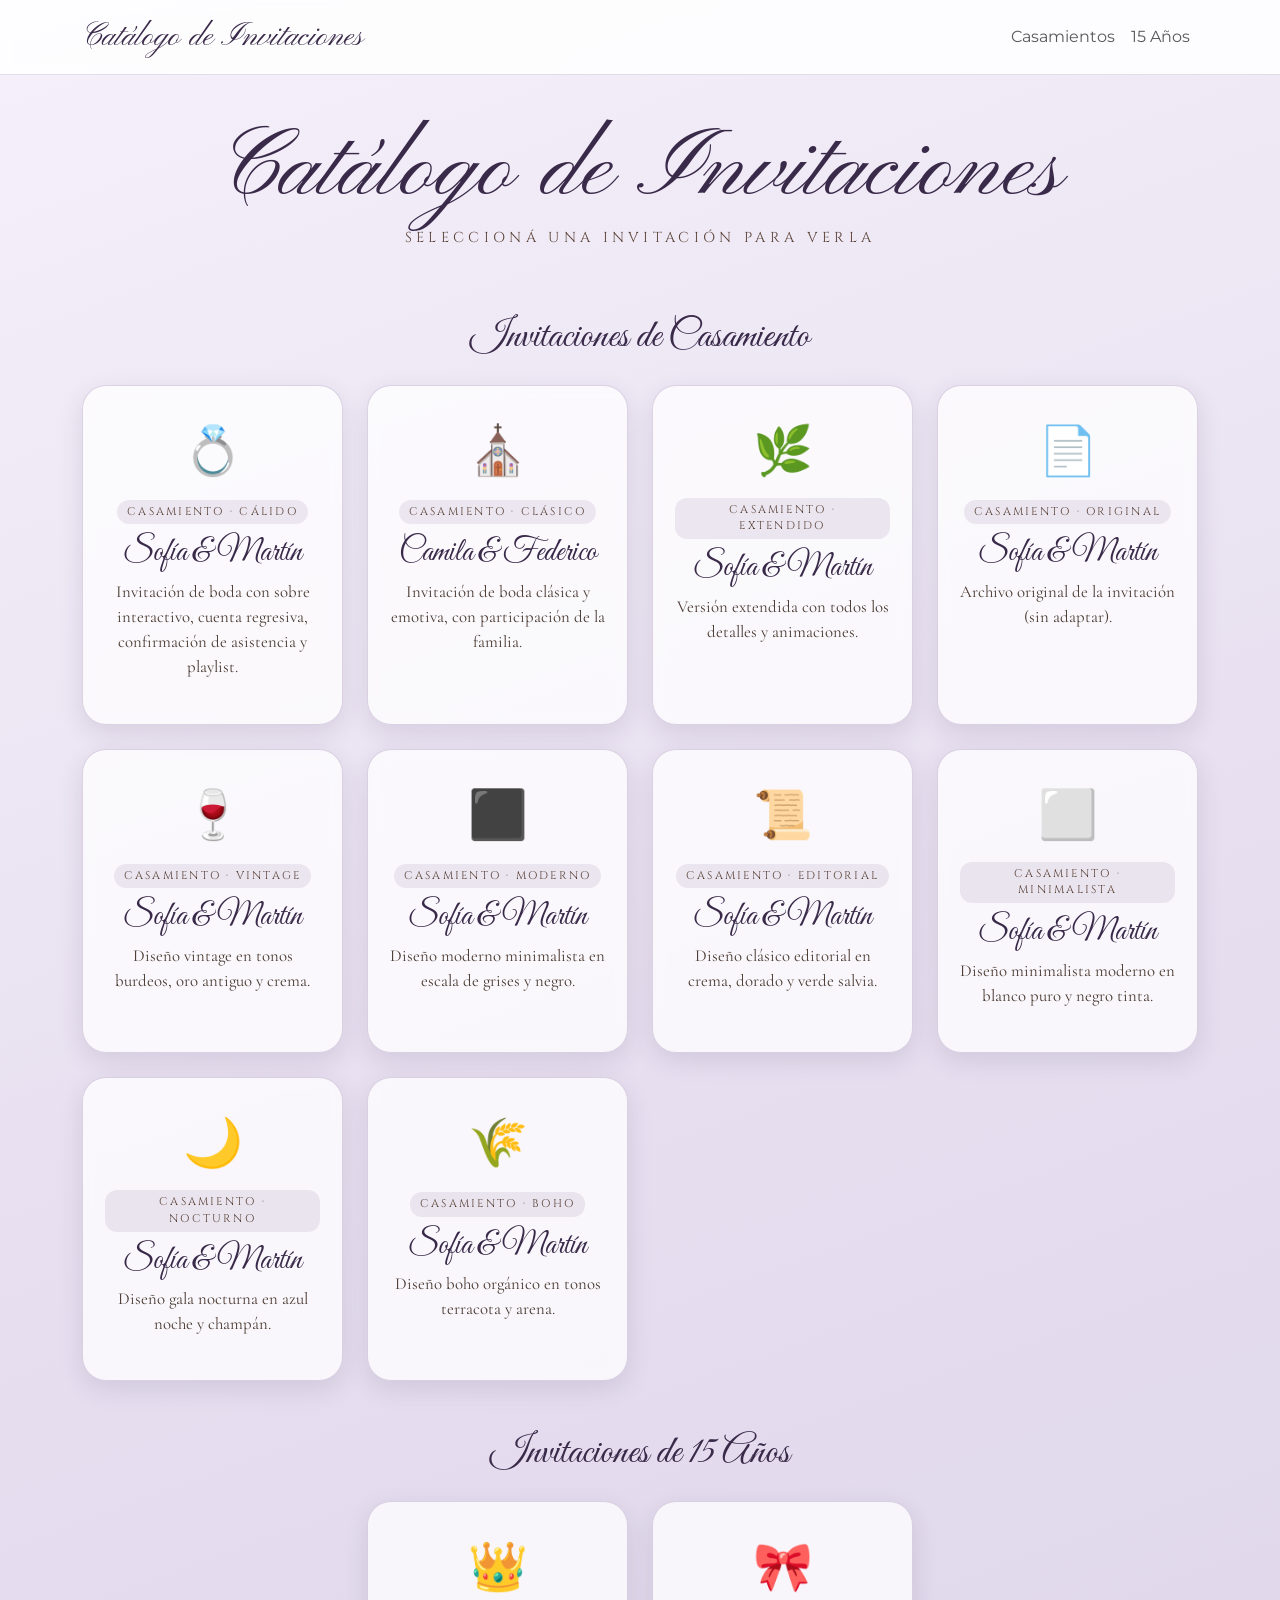
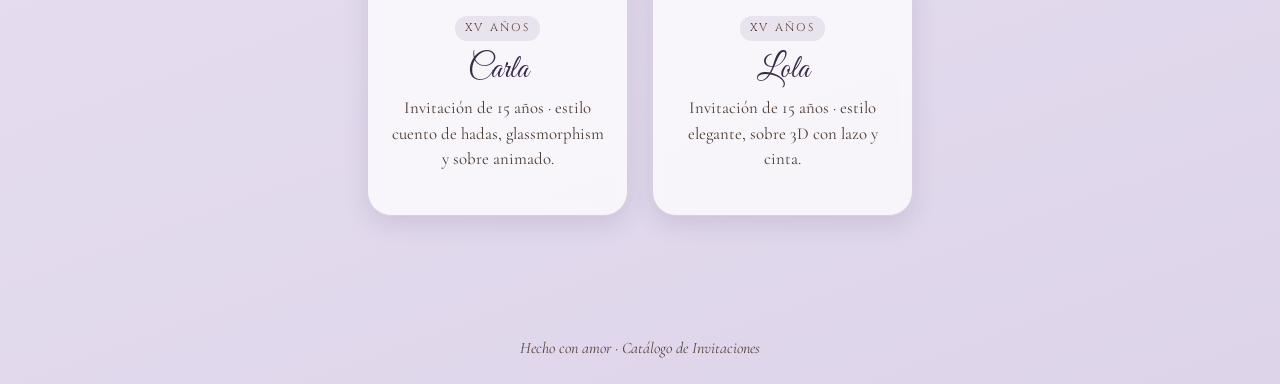
<file: index.html>
<!DOCTYPE html>
<html lang="es">
<head>
  <meta charset="UTF-8">
  <meta name="viewport" content="width=device-width, initial-scale=1.0">
  <title>Catálogo de Invitaciones</title>
  <link href="https://cdn.jsdelivr.net/npm/bootstrap@5.3.3/dist/css/bootstrap.min.css" rel="stylesheet">
  <link rel="preconnect" href="https://fonts.googleapis.com">
  <link rel="preconnect" href="https://fonts.gstatic.com" crossorigin>
  <link href="https://fonts.googleapis.com/css2?family=Cinzel:wght@400;600&family=Cormorant+Garamond:ital,wght@0,400;0,600;1,400&family=Great+Vibes&family=Montserrat:wght@300;400;500;600&family=Pinyon+Script&display=swap" rel="stylesheet">
  <style>
    body {
      font-family: 'Montserrat', sans-serif;
      background: linear-gradient(160deg, #f5f0fa 0%, #e8e0f0 50%, #ddd4ea 100%);
      color: #2b211d;
      min-height: 100vh;
    }
    .hero-title {
      font-family: 'Pinyon Script', cursive;
      font-size: clamp(3rem, 12vw, 6rem);
      color: #3a2a4a;
      line-height: 1;
    }
    .hero-sub {
      font-family: 'Cinzel', serif;
      letter-spacing: 0.3em;
      text-transform: uppercase;
      color: #5a4338;
      font-size: 0.9rem;
    }
    .section-title {
      font-family: 'Great Vibes', cursive;
      font-size: 2.5rem;
      color: #3a2a4a;
      margin-bottom: 1.5rem;
    }
    .card {
      background: rgba(255,255,255,0.75);
      backdrop-filter: blur(6px);
      border: 1px solid rgba(120,90,150,0.25);
      border-radius: 24px;
      padding: 28px 22px;
      text-align: center;
      text-decoration: none;
      color: inherit;
      transition: transform 0.25s ease, box-shadow 0.25s ease;
      box-shadow: 0 8px 24px rgba(60,40,80,0.12);
      display: block;
      height: 100%;
    }
    .card:hover {
      transform: translateY(-6px);
      box-shadow: 0 16px 36px rgba(60,40,80,0.2);
      color: inherit;
    }
    .card .emoji { font-size: 3rem; margin-bottom: 12px; }
    .card h2 {
      font-family: 'Great Vibes', cursive;
      font-size: 2rem;
      color: #3a2a4a;
      margin-bottom: 6px;
    }
    .card .tag {
      display: inline-block;
      font-family: 'Cinzel', serif;
      font-size: 0.7rem;
      letter-spacing: 0.2em;
      text-transform: uppercase;
      padding: 4px 10px;
      border-radius: 12px;
      background: rgba(120,90,150,0.12);
      color: #5a4338;
      margin-bottom: 10px;
    }
    .card p {
      font-family: 'Cormorant Garamond', serif;
      font-size: 1.05rem;
      line-height: 1.5;
      color: #4a3a32;
    }
    .navbar-brand {
      font-family: 'Pinyon Script', cursive;
      font-size: 2rem;
      color: #3a2a4a !important;
    }
    footer {
      font-family: 'Cormorant Garamond', serif;
      font-style: italic;
      color: #5a4338;
    }
  </style>
</head>
<body>

<nav class="navbar navbar-expand-lg sticky-top" style="background: rgba(255,255,255,0.85); backdrop-filter: blur(6px); border-bottom: 1px solid rgba(120,90,150,0.2);">
  <div class="container">
    <a class="navbar-brand" href="#">Catálogo de Invitaciones</a>
    <button class="navbar-toggler" type="button" data-bs-toggle="collapse" data-bs-target="#navMenu">
      <span class="navbar-toggler-icon"></span>
    </button>
    <div class="collapse navbar-collapse" id="navMenu">
      <ul class="navbar-nav ms-auto">
        <li class="nav-item"><a class="nav-link" href="#casamientos">Casamientos</a></li>
        <li class="nav-item"><a class="nav-link" href="#quince">15 Años</a></li>
      </ul>
    </div>
  </div>
</nav>

<header class="text-center py-5">
  <div class="container">
    <h1 class="hero-title">Catálogo de Invitaciones</h1>
    <p class="hero-sub mt-2">Seleccioná una invitación para verla</p>
  </div>
</header>

<main class="container pb-5">

  <section id="casamientos" class="mb-5">
    <h2 class="section-title text-center">Invitaciones de Casamiento</h2>
    <div class="row g-4">
      <div class="col-sm-6 col-lg-4 col-xl-3">
        <a class="card" href="casamiento-calido/index.html">
          <div class="emoji">💍</div>
          <span class="tag">Casamiento · Cálido</span>
          <h2>Sofía &amp; Martín</h2>
          <p>Invitación de boda con sobre interactivo, cuenta regresiva, confirmación de asistencia y playlist.</p>
        </a>
      </div>
      <div class="col-sm-6 col-lg-4 col-xl-3">
        <a class="card" href="casamiento-clasico/index.html">
          <div class="emoji">⛪</div>
          <span class="tag">Casamiento · Clásico</span>
          <h2>Camila &amp; Federico</h2>
          <p>Invitación de boda clásica y emotiva, con participación de la familia.</p>
        </a>
      </div>
      <div class="col-sm-6 col-lg-4 col-xl-3">
        <a class="card" href="casamiento-extendido/index.html">
          <div class="emoji">🌿</div>
          <span class="tag">Casamiento · Extendido</span>
          <h2>Sofía &amp; Martín</h2>
          <p>Versión extendida con todos los detalles y animaciones.</p>
        </a>
      </div>
      <div class="col-sm-6 col-lg-4 col-xl-3">
        <a class="card" href="casamiento-extendido/invitaci_n_de_casamiento_sof_a_mart_n.html">
          <div class="emoji">📄</div>
          <span class="tag">Casamiento · Original</span>
          <h2>Sofía &amp; Martín</h2>
          <p>Archivo original de la invitación (sin adaptar).</p>
        </a>
      </div>
      <div class="col-sm-6 col-lg-4 col-xl-3">
        <a class="card" href="casamiento-vintage/index.html">
          <div class="emoji">🍷</div>
          <span class="tag">Casamiento · Vintage</span>
          <h2>Sofía &amp; Martín</h2>
          <p>Diseño vintage en tonos burdeos, oro antiguo y crema.</p>
        </a>
      </div>
      <div class="col-sm-6 col-lg-4 col-xl-3">
        <a class="card" href="casamiento-moderno/index.html">
          <div class="emoji">⬛</div>
          <span class="tag">Casamiento · Moderno</span>
          <h2>Sofía &amp; Martín</h2>
          <p>Diseño moderno minimalista en escala de grises y negro.</p>
        </a>
      </div>
      <div class="col-sm-6 col-lg-4 col-xl-3">
        <a class="card" href="casamiento-editorial/index.html">
          <div class="emoji">📜</div>
          <span class="tag">Casamiento · Editorial</span>
          <h2>Sofía &amp; Martín</h2>
          <p>Diseño clásico editorial en crema, dorado y verde salvia.</p>
        </a>
      </div>
      <div class="col-sm-6 col-lg-4 col-xl-3">
        <a class="card" href="casamiento-minimalista/index.html">
          <div class="emoji">⬜</div>
          <span class="tag">Casamiento · Minimalista</span>
          <h2>Sofía &amp; Martín</h2>
          <p>Diseño minimalista moderno en blanco puro y negro tinta.</p>
        </a>
      </div>
      <div class="col-sm-6 col-lg-4 col-xl-3">
        <a class="card" href="casamiento-nocturno/index.html">
          <div class="emoji">🌙</div>
          <span class="tag">Casamiento · Nocturno</span>
          <h2>Sofía &amp; Martín</h2>
          <p>Diseño gala nocturna en azul noche y champán.</p>
        </a>
      </div>
      <div class="col-sm-6 col-lg-4 col-xl-3">
        <a class="card" href="casamiento-boho/index.html">
          <div class="emoji">🌾</div>
          <span class="tag">Casamiento · Boho</span>
          <h2>Sofía &amp; Martín</h2>
          <p>Diseño boho orgánico en tonos terracota y arena.</p>
        </a>
      </div>
    </div>
  </section>

  <section id="quince" class="mb-5">
    <h2 class="section-title text-center">Invitaciones de 15 Años</h2>
    <div class="row g-4 justify-content-center">
      <div class="col-sm-6 col-lg-4 col-xl-3">
        <a class="card" href="xvcarla-main/index.html">
          <div class="emoji">👑</div>
          <span class="tag">XV Años</span>
          <h2>Carla</h2>
          <p>Invitación de 15 años · estilo cuento de hadas, glassmorphism y sobre animado.</p>
        </a>
      </div>
      <div class="col-sm-6 col-lg-4 col-xl-3">
        <a class="card" href="xvlola-master/index.html">
          <div class="emoji">🎀</div>
          <span class="tag">XV Años</span>
          <h2>Lola</h2>
          <p>Invitación de 15 años · estilo elegante, sobre 3D con lazo y cinta.</p>
        </a>
      </div>
    </div>
  </section>

</main>

<footer class="text-center py-4">
  Hecho con amor · Catálogo de Invitaciones
</footer>

<script src="https://cdn.jsdelivr.net/npm/bootstrap@5.3.3/dist/js/bootstrap.bundle.min.js"></script>
</body>
</html>
</file>
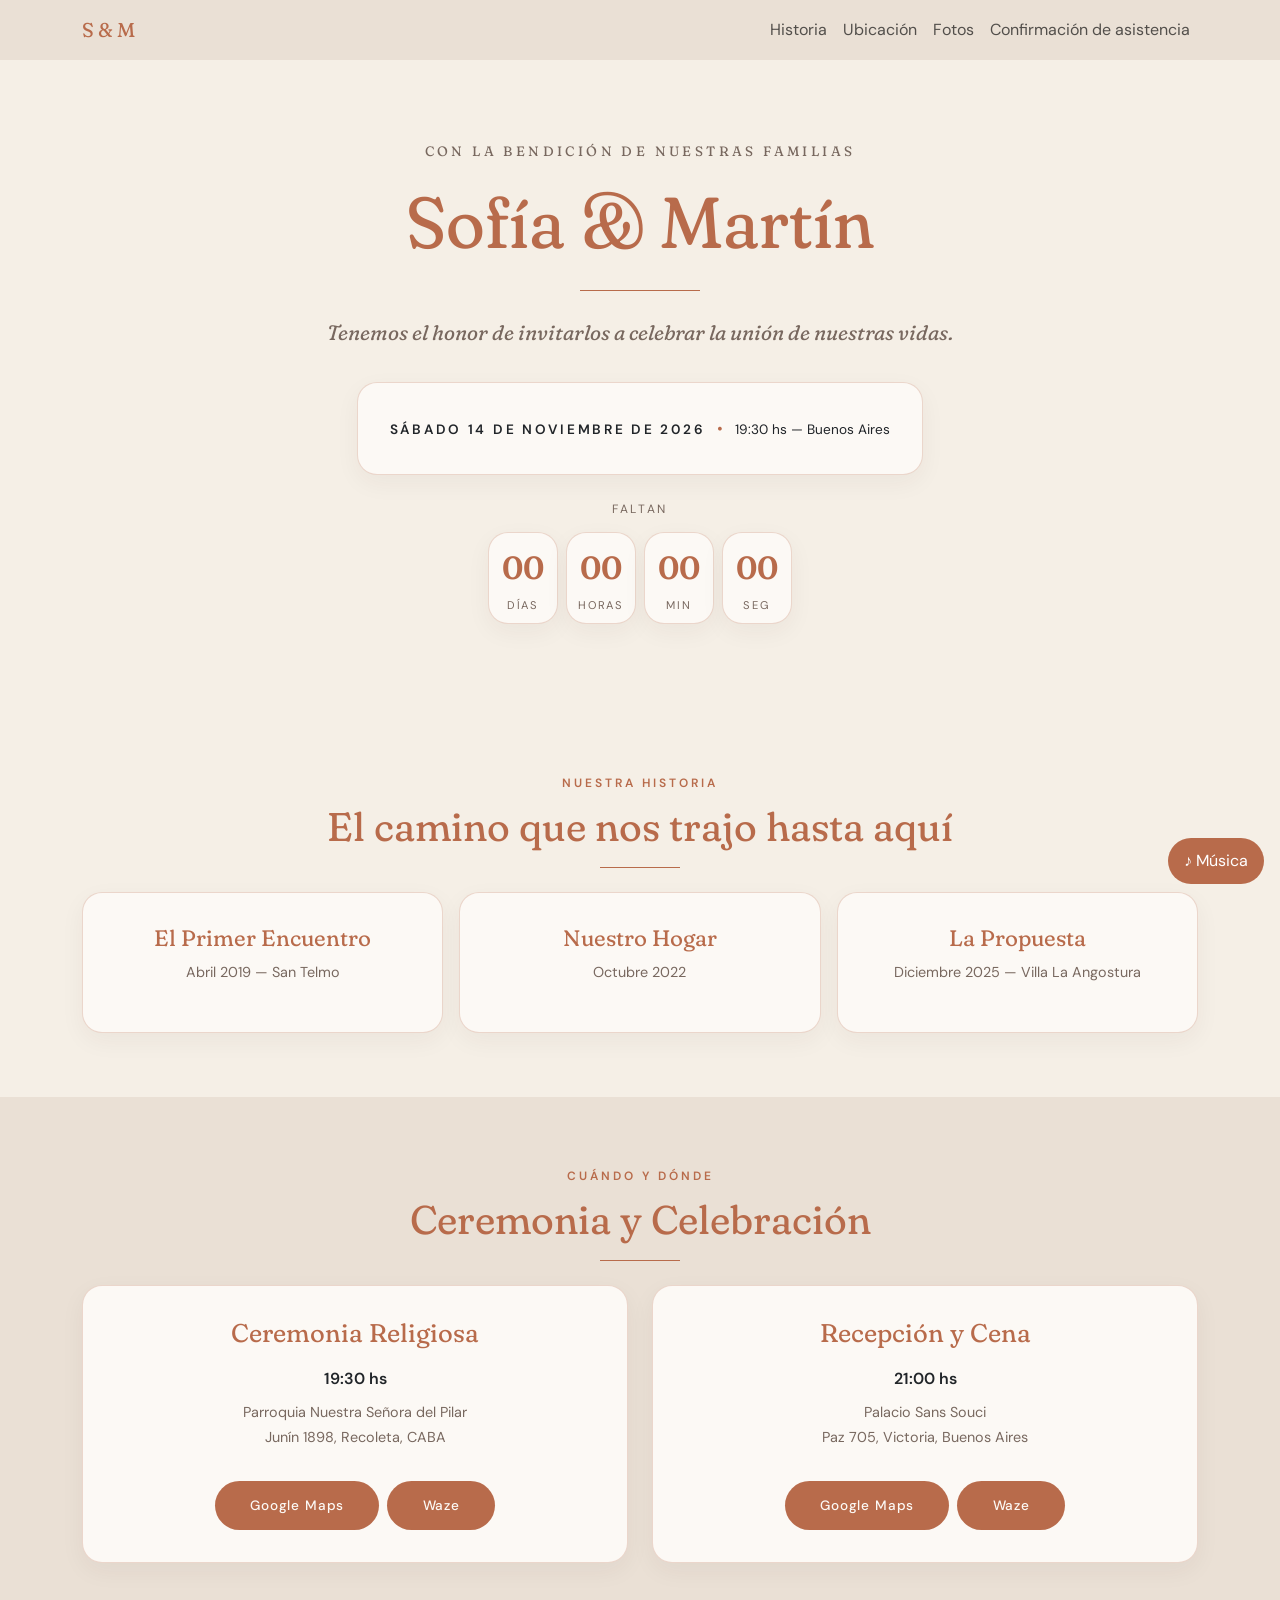
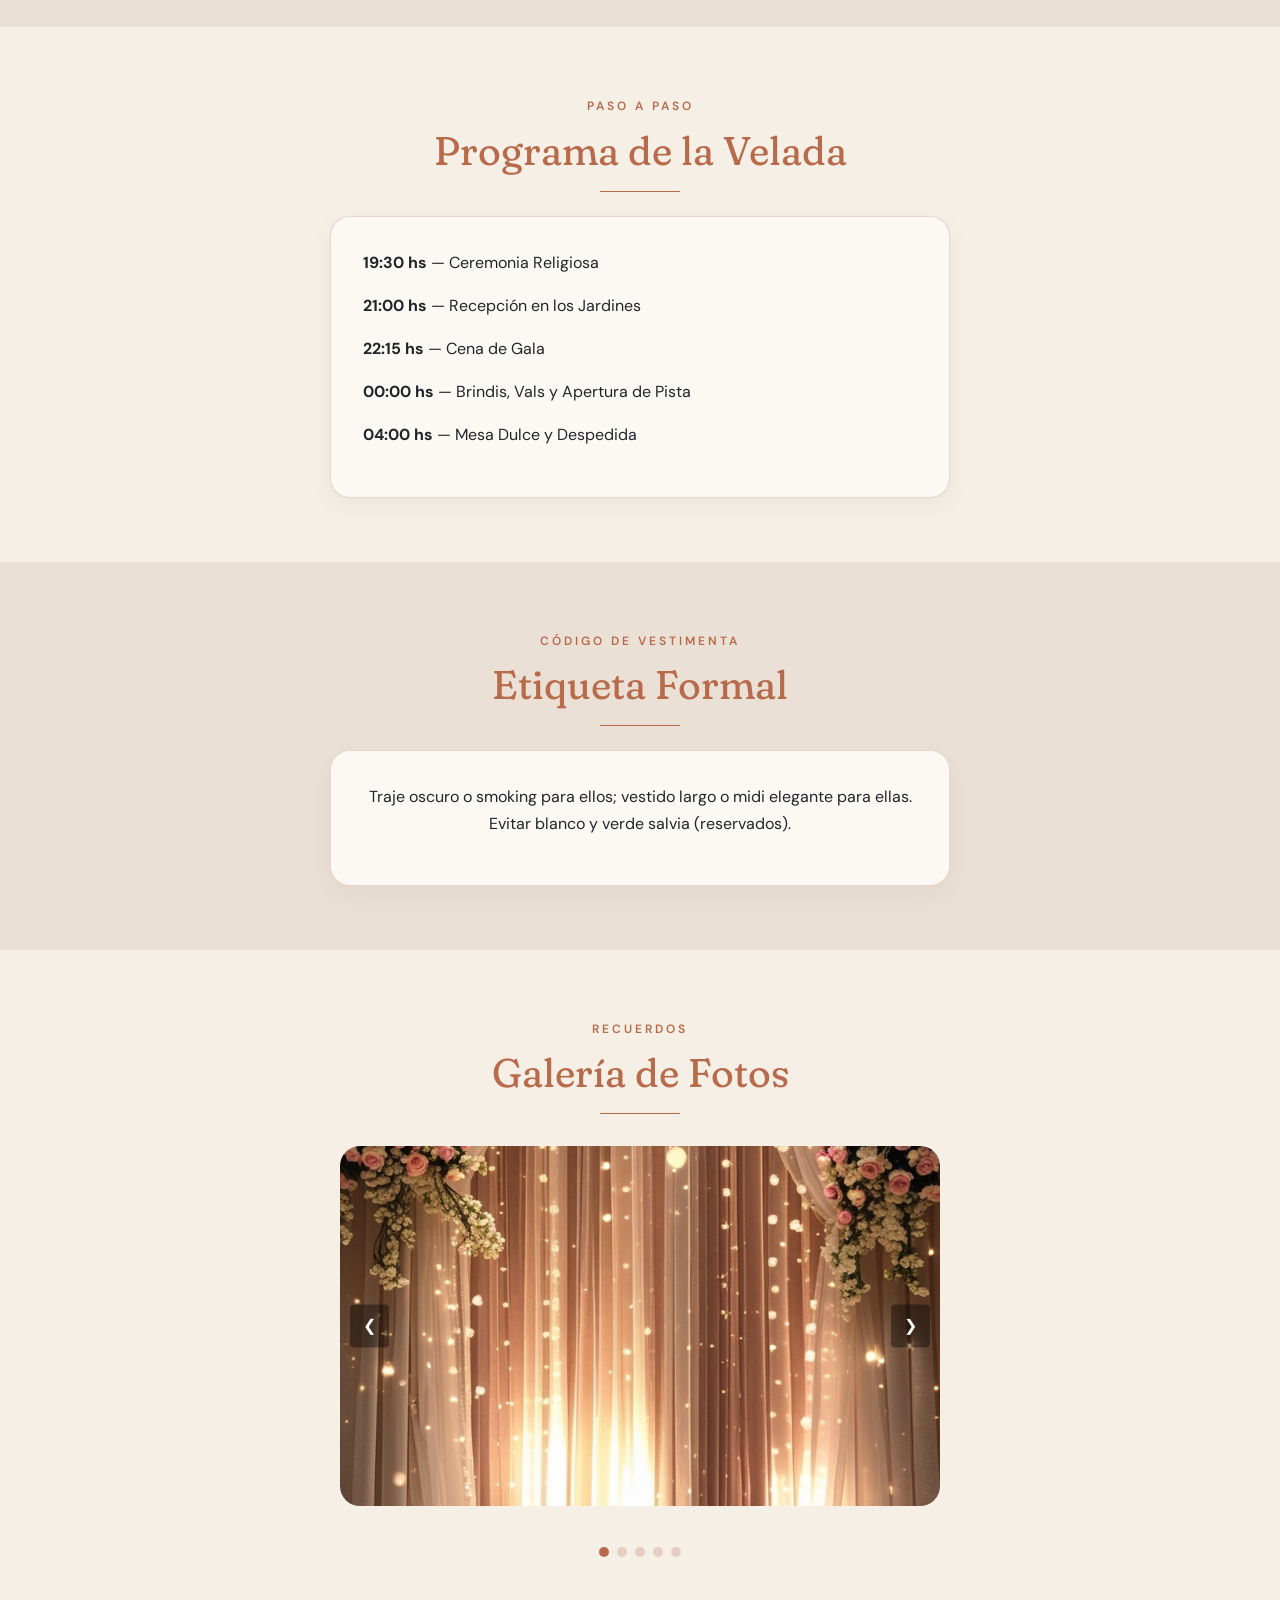
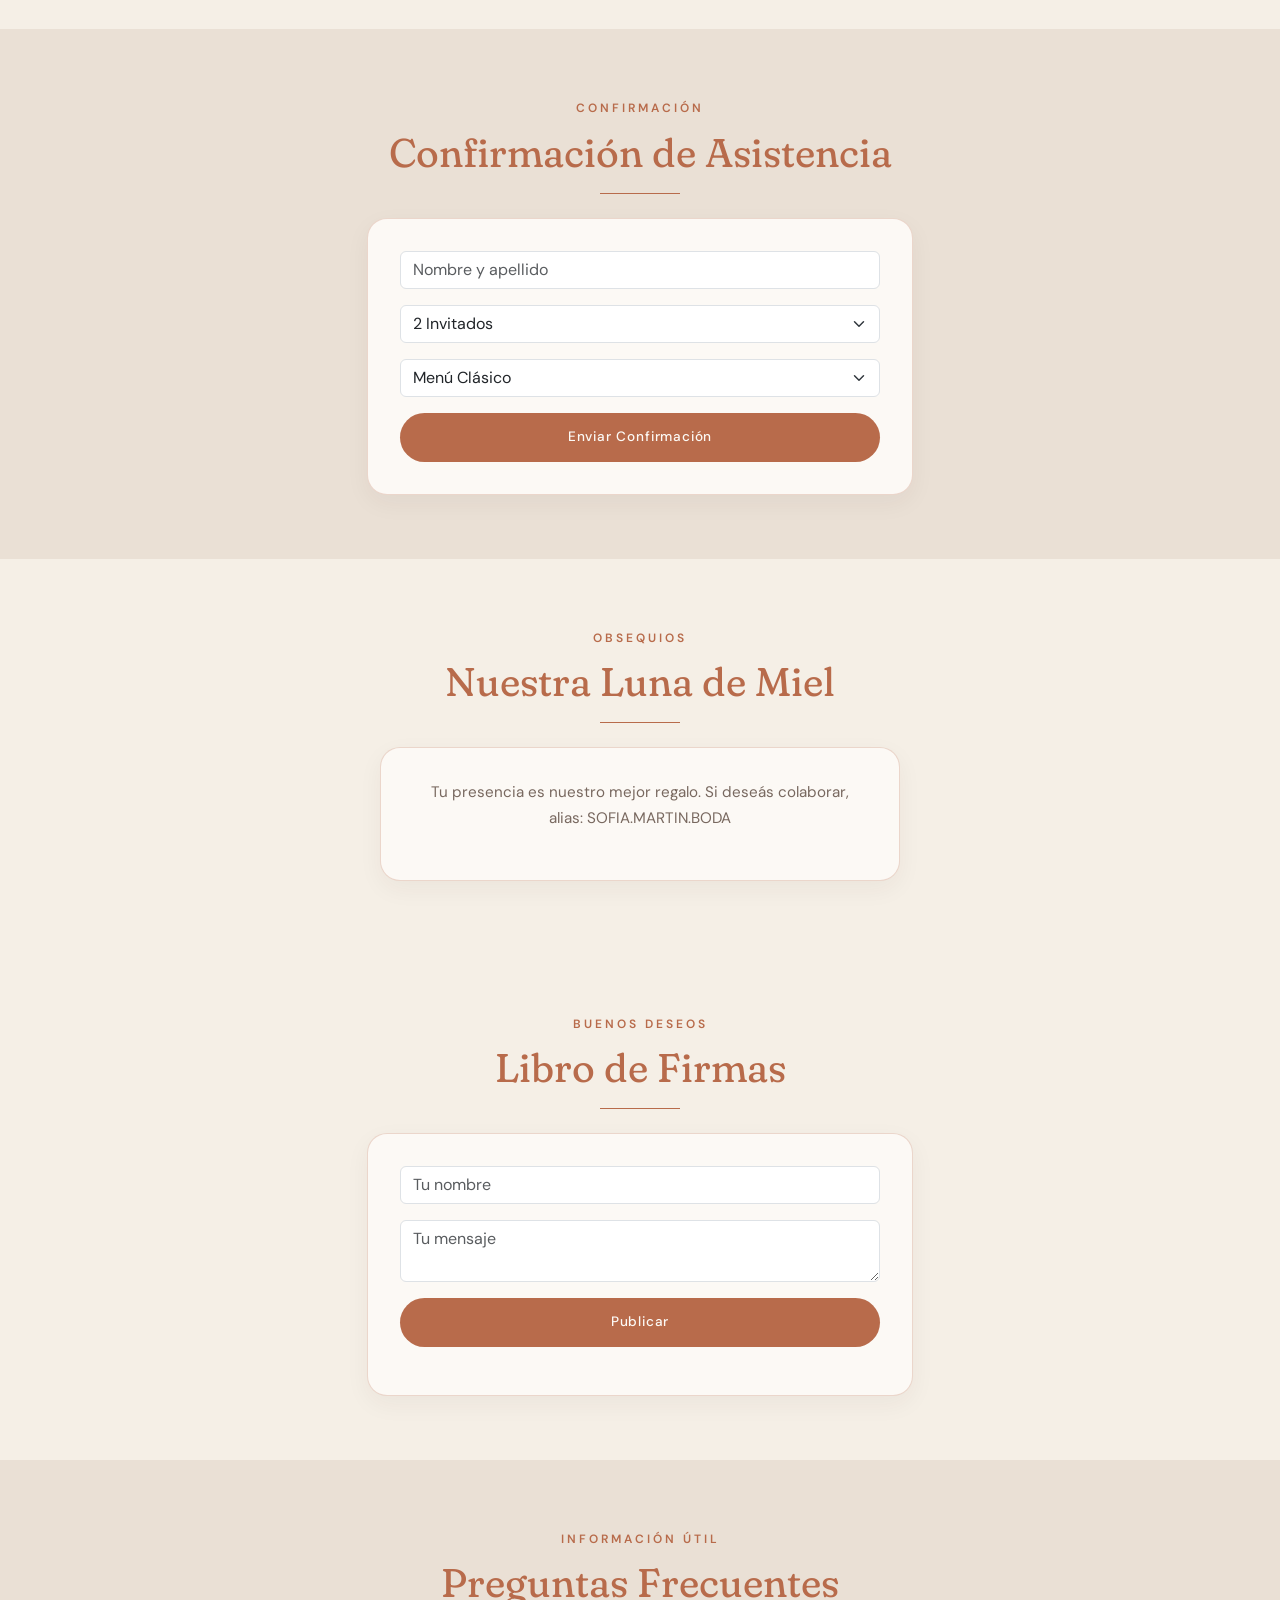
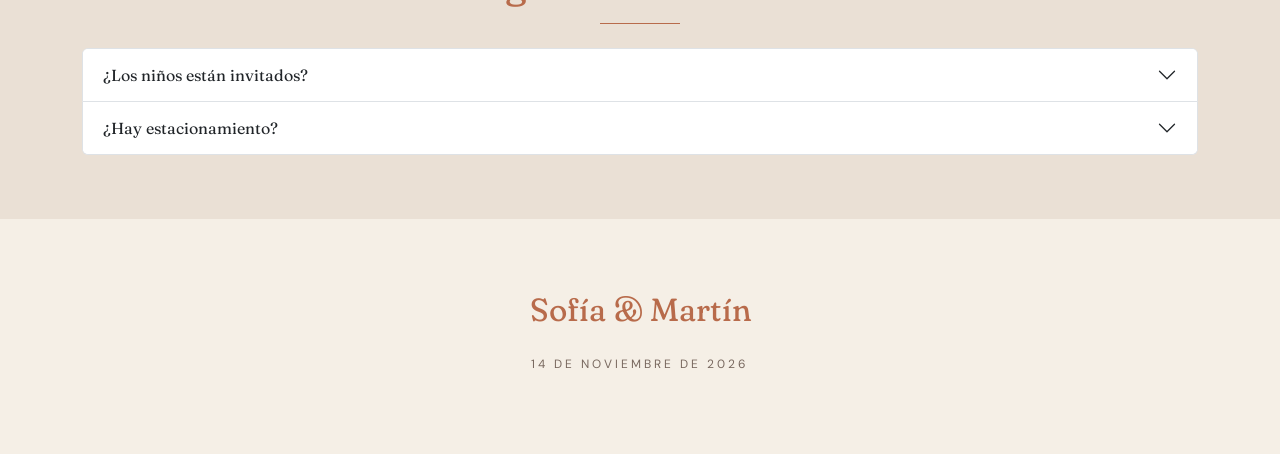
<file: casamiento-boho/index.html>
<!DOCTYPE html>
<html lang="es">
<head>
<meta charset="UTF-8">
<meta name="viewport" content="width=device-width, initial-scale=1.0">
<title>Sofía & Martín — Boho</title>
<link href="https://fonts.googleapis.com/css2?family=Fraunces:opsz,wght@9..144,400&family=DM+Sans:wght@300;400;500&display=swap" rel="stylesheet">
<link href="https://cdn.jsdelivr.net/npm/bootstrap@5.3.3/dist/css/bootstrap.min.css" rel="stylesheet">
<style>
:root { --bg-primary:#F5EFE6;--bg-secondary:#EAE0D5;--text-main:#3D312A;--text-muted:#78685F;--accent:#B86B4B;--card-bg:#FCF9F5;--border-color:rgba(184,107,75,0.25);--radius:20px; }
body{background:var(--bg-primary);color:var(--text-main);font-family:'DM Sans',sans-serif;line-height:1.7;margin:0;}
h1,h2,h3,.serif{font-family:'Fraunces',serif;font-weight:400;font-variation-settings:"SOFT" 100;color:var(--accent);}
.card{background:var(--card-bg);border:1px solid var(--border-color);border-radius:var(--radius);padding:2rem;box-shadow:0 8px 24px rgba(61,49,42,.05);}
.btn{background:var(--accent);color:#FCF9F5;border:none;padding:.9rem 2.2rem;border-radius:50px;letter-spacing:.06em;font-weight:500;font-size:.85rem;cursor:pointer;transition:background-color .3s;}
.btn:hover{background:#9A5538;}
.carousel{position:relative;max-width:600px;margin:2rem auto;overflow:hidden;border-radius:var(--radius);}
.carousel-track{display:flex;transition:transform .5s ease;}
.carousel-track img{min-width:100%;height:360px;object-fit:cover;}
.carousel-btn{position:absolute;top:50%;transform:translateY(-50%);background:rgba(0,0,0,.4);color:#fff;border:none;padding:.5rem .8rem;cursor:pointer;border-radius:4px;}
.carousel-btn.prev{left:10px;} .carousel-btn.next{right:10px;}
.carousel-dots{text-align:center;margin-top:1rem;}
.carousel-dots span{display:inline-block;width:10px;height:10px;margin:0 4px;border-radius:50%;background:var(--border-color);cursor:pointer;}
.carousel-dots span.active{background:var(--accent);}
body { padding: 0; }
.section-pad { padding: 4rem 1rem; }
.hero { text-align: center; padding: 5rem 1rem; }
</style>
</head>
<body>

<nav class="navbar navbar-expand-lg" style="background:var(--bg-secondary);">
  <div class="container">
    <a class="navbar-brand serif" href="#" style="color:var(--accent);">S & M</a>
    <button class="navbar-toggler" type="button" data-bs-toggle="collapse" data-bs-target="#navMenu"><span class="navbar-toggler-icon"></span></button>
    <div class="collapse navbar-collapse" id="navMenu">
      <ul class="navbar-nav ms-auto">
        <li class="nav-item"><a class="nav-link" href="#historia">Historia</a></li>
        <li class="nav-item"><a class="nav-link" href="#ubicacion">Ubicación</a></li>
        <li class="nav-item"><a class="nav-link" href="#galeria">Fotos</a></li>
        <li class="nav-item"><a class="nav-link" href="#rsvp">Confirmación de asistencia</a></li>
      </ul>
    </div>
  </div>
</nav>

<header class="hero">
  <div class="container">
    <p class="serif" style="text-transform:uppercase;letter-spacing:.25em;font-size:.85rem;color:var(--text-muted);">Con la bendición de nuestras familias</p>
    <h1 class="serif" style="font-size:clamp(2.5rem,8vw,4.5rem);margin:1rem 0;">Sofía <span style="color:var(--accent);">&amp;</span> Martín</h1>
    <div style="width:120px;height:1px;background:var(--accent);margin:1.5rem auto;"></div>
    <p class="serif" style="font-style:italic;font-size:1.3rem;color:var(--text-muted);">Tenemos el honor de invitarlos a celebrar la unión de nuestras vidas.</p>
    <div class="card d-inline-block mt-3">
      <span style="text-transform:uppercase;letter-spacing:.2em;font-size:.85rem;font-weight:600;">Sábado 14 de Noviembre de 2026</span>
      <span style="margin:0 .5rem;color:var(--accent);">•</span>
      <span style="font-size:.85rem;">19:30 hs — Buenos Aires</span>
    </div>
    <div class="mt-4">
      <p style="text-transform:uppercase;letter-spacing:.22em;font-size:.75rem;color:var(--text-muted);margin-bottom:.8rem;">Faltan</p>
      <div class="d-flex gap-2 justify-content-center flex-wrap">
        <div class="card p-2" style="min-width:70px;"><span id="cd-days" class="serif" style="font-size:2rem;font-weight:600;display:block;">00</span><span style="font-size:.7rem;text-transform:uppercase;letter-spacing:.15em;color:var(--text-muted);">Días</span></div>
        <div class="card p-2" style="min-width:70px;"><span id="cd-hours" class="serif" style="font-size:2rem;font-weight:600;display:block;">00</span><span style="font-size:.7rem;text-transform:uppercase;letter-spacing:.15em;color:var(--text-muted);">Horas</span></div>
        <div class="card p-2" style="min-width:70px;"><span id="cd-minutes" class="serif" style="font-size:2rem;font-weight:600;display:block;">00</span><span style="font-size:.7rem;text-transform:uppercase;letter-spacing:.15em;color:var(--text-muted);">Min</span></div>
        <div class="card p-2" style="min-width:70px;"><span id="cd-seconds" class="serif" style="font-size:2rem;font-weight:600;display:block;color:var(--accent);">00</span><span style="font-size:.7rem;text-transform:uppercase;letter-spacing:.15em;color:var(--text-muted);">Seg</span></div>
      </div>
    </div>
  </div>
</header>

<section class="section-pad" id="historia">
  <div class="container">
    <div class="text-center mb-4">
      <span style="text-transform:uppercase;letter-spacing:.25em;font-size:.75rem;color:var(--accent);font-weight:600;">Nuestra Historia</span>
      <h2 class="serif" style="font-size:2.5rem;margin:.5rem 0 1rem;">El camino que nos trajo hasta aquí</h2>
      <div style="width:80px;height:1px;background:var(--accent);margin:0 auto 1.5rem;"></div>
    </div>
    <div class="row g-3">
      <div class="col-md-4"><div class="card text-center h-100"><h3 class="serif" style="font-size:1.4rem;">El Primer Encuentro</h3><p style="color:var(--text-muted);font-size:.9rem;">Abril 2019 — San Telmo</p></div></div>
      <div class="col-md-4"><div class="card text-center h-100"><h3 class="serif" style="font-size:1.4rem;">Nuestro Hogar</h3><p style="color:var(--text-muted);font-size:.9rem;">Octubre 2022</p></div></div>
      <div class="col-md-4"><div class="card text-center h-100"><h3 class="serif" style="font-size:1.4rem;">La Propuesta</h3><p style="color:var(--text-muted);font-size:.9rem;">Diciembre 2025 — Villa La Angostura</p></div></div>
    </div>
  </div>
</section>

<section class="section-pad" id="ubicacion" style="background:var(--bg-secondary);">
  <div class="container">
    <div class="text-center mb-4">
      <span style="text-transform:uppercase;letter-spacing:.25em;font-size:.75rem;color:var(--accent);font-weight:600;">Cuándo y Dónde</span>
      <h2 class="serif" style="font-size:2.5rem;margin:.5rem 0 1rem;">Ceremonia y Celebración</h2>
      <div style="width:80px;height:1px;background:var(--accent);margin:0 auto 1.5rem;"></div>
    </div>
    <div class="row g-4">
      <div class="col-md-6">
        <div class="card h-100 text-center">
          <h3 class="serif" style="font-size:1.6rem;">Ceremonia Religiosa</h3>
          <p style="font-weight:600;margin:.5rem 0;">19:30 hs</p>
          <p style="color:var(--text-muted);font-size:.9rem;">Parroquia Nuestra Señora del Pilar<br>Junín 1898, Recoleta, CABA</p>
          <div class="d-flex gap-2 justify-content-center flex-wrap mt-3">
            <a href="https://www.google.com/maps/search/?api=1&query=Parroquia+Nuestra+Se%C3%B1ora+del+Pilar+Junin+1898+Buenos+Aires" target="_blank" class="btn btn-sm">Google Maps</a>
            <a href="https://waze.com/ul?q=Junin+1898+Buenos+Aires&navigate=yes" target="_blank" class="btn btn-sm">Waze</a>
          </div>
        </div>
      </div>
      <div class="col-md-6">
        <div class="card h-100 text-center">
          <h3 class="serif" style="font-size:1.6rem;">Recepción y Cena</h3>
          <p style="font-weight:600;margin:.5rem 0;">21:00 hs</p>
          <p style="color:var(--text-muted);font-size:.9rem;">Palacio Sans Souci<br>Paz 705, Victoria, Buenos Aires</p>
          <div class="d-flex gap-2 justify-content-center flex-wrap mt-3">
            <a href="https://www.google.com/maps/search/?api=1&query=Palacio+Sans+Souci+Paz+705+Victoria+Buenos+Aires" target="_blank" class="btn btn-sm">Google Maps</a>
            <a href="https://waze.com/ul?q=Palacio+Sans+Souci+Victoria+Buenos+Aires&navigate=yes" target="_blank" class="btn btn-sm">Waze</a>
          </div>
        </div>
      </div>
    </div>
  </div>
</section>

<section class="section-pad" id="cronograma">
  <div class="container">
    <div class="text-center mb-4">
      <span style="text-transform:uppercase;letter-spacing:.25em;font-size:.75rem;color:var(--accent);font-weight:600;">Paso a Paso</span>
      <h2 class="serif" style="font-size:2.5rem;margin:.5rem 0 1rem;">Programa de la Velada</h2>
      <div style="width:80px;height:1px;background:var(--accent);margin:0 auto 1.5rem;"></div>
    </div>
    <div class="card" style="max-width:620px;margin:0 auto;text-align:left;">
      <p><strong>19:30 hs</strong> — Ceremonia Religiosa</p>
      <p><strong>21:00 hs</strong> — Recepción en los Jardines</p>
      <p><strong>22:15 hs</strong> — Cena de Gala</p>
      <p><strong>00:00 hs</strong> — Brindis, Vals y Apertura de Pista</p>
      <p><strong>04:00 hs</strong> — Mesa Dulce y Despedida</p>
    </div>
  </div>
</section>

<section class="section-pad" id="etiqueta" style="background:var(--bg-secondary);">
  <div class="container text-center">
    <span style="text-transform:uppercase;letter-spacing:.25em;font-size:.75rem;color:var(--accent);font-weight:600;">Código de Vestimenta</span>
    <h2 class="serif" style="font-size:2.5rem;margin:.5rem 0 1rem;">Etiqueta Formal</h2>
    <div style="width:80px;height:1px;background:var(--accent);margin:0 auto 1.5rem;"></div>
    <div class="card" style="max-width:620px;margin:0 auto;">
      <p>Traje oscuro o smoking para ellos; vestido largo o midi elegante para ellas. Evitar blanco y verde salvia (reservados).</p>
    </div>
  </div>
</section>

<section class="section-pad" id="galeria">
  <div class="container text-center">
    <span style="text-transform:uppercase;letter-spacing:.25em;font-size:.75rem;color:var(--accent);font-weight:600;">Recuerdos</span>
    <h2 class="serif" style="font-size:2.5rem;margin:.5rem 0 1rem;">Galería de Fotos</h2>
    <div style="width:80px;height:1px;background:var(--accent);margin:0 auto 1.5rem;"></div>
    <div class="carousel">
      <div class="carousel-track" id="carousel-track">
        <img src="IMG/fondo-cortinas.jpg" alt="Foto 1">
        <img src="IMG/ChatGPT Image 13 ago 2026, 01_12_37 a.m..png" alt="Foto 2">
        <img src="IMG/ChatGPT Image 13 ago 2026, 01_47_55 a.m..png" alt="Foto 3">
        <img src="IMG/fondo-cortinas.jpg" alt="Foto 4">
        <img src="IMG/ChatGPT Image 13 ago 2026, 01_12_37 a.m..png" alt="Foto 5">
      </div>
      <button class="carousel-btn prev" onclick="moveCarousel(-1)">&#10094;</button>
      <button class="carousel-btn next" onclick="moveCarousel(1)">&#10095;</button>
    </div>
    <div class="carousel-dots" id="carousel-dots"></div>
  </div>
</section>

<section class="section-pad" id="rsvp" style="background:var(--bg-secondary);">
  <div class="container">
    <div class="text-center mb-4">
      <span style="text-transform:uppercase;letter-spacing:.25em;font-size:.75rem;color:var(--accent);font-weight:600;">Confirmación</span>
      <h2 class="serif" style="font-size:2.5rem;margin:.5rem 0 1rem;">Confirmación de Asistencia</h2>
      <div style="width:80px;height:1px;background:var(--accent);margin:0 auto 1.5rem;"></div>
    </div>
    <div class="row justify-content-center">
      <div class="col-md-6">
        <div class="card">
          <form id="rsvp-form">
            <div class="mb-3"><input type="text" id="rsvp-name" class="form-control" placeholder="Nombre y apellido" required></div>
            <div class="mb-3">
              <select id="rsvp-guests" class="form-select">
                <option value="1">1 Invitado</option>
                <option value="2" selected>2 Invitados</option>
                <option value="3">3 Invitados</option>
              </select>
            </div>
            <div class="mb-3">
              <select id="rsvp-diet" class="form-select">
                <option value="Clásico">Menú Clásico</option>
                <option value="Vegetariano">Vegetariano</option>
                <option value="Vegano">Vegano</option>
                <option value="Celíaco">Sin TACC</option>
              </select>
            </div>
            <button type="submit" class="btn w-100">Enviar Confirmación</button>
          </form>
          <p id="rsvp-success" style="display:none;margin-top:1rem;color:var(--accent);font-weight:600;text-align:center;">¡Gracias por confirmar!</p>
        </div>
      </div>
    </div>
  </div>
</section>

<section class="section-pad" id="presentes">
  <div class="container text-center">
    <span style="text-transform:uppercase;letter-spacing:.25em;font-size:.75rem;color:var(--accent);font-weight:600;">Obsequios</span>
    <h2 class="serif" style="font-size:2.5rem;margin:.5rem 0 1rem;">Nuestra Luna de Miel</h2>
    <div style="width:80px;height:1px;background:var(--accent);margin:0 auto 1.5rem;"></div>
    <div class="card" style="max-width:520px;margin:0 auto;">
      <p style="color:var(--text-muted);font-size:.95rem;">Tu presencia es nuestro mejor regalo. Si deseás colaborar, alias: SOFIA.MARTIN.BODA</p>
    </div>
  </div>
</section>

<section class="section-pad" id="guestbook">
  <div class="container">
    <div class="text-center mb-4">
      <span style="text-transform:uppercase;letter-spacing:.25em;font-size:.75rem;color:var(--accent);font-weight:600;">Buenos Deseos</span>
      <h2 class="serif" style="font-size:2.5rem;margin:.5rem 0 1rem;">Libro de Firmas</h2>
      <div style="width:80px;height:1px;background:var(--accent);margin:0 auto 1.5rem;"></div>
    </div>
    <div class="row justify-content-center">
      <div class="col-md-6">
        <div class="card">
          <form id="guestbook-form">
            <div class="mb-3"><input type="text" id="gb-author" class="form-control" placeholder="Tu nombre" required></div>
            <div class="mb-3"><textarea id="gb-message" class="form-control" rows="2" placeholder="Tu mensaje" required></textarea></div>
            <button type="submit" class="btn w-100">Publicar</button>
          </form>
          <div id="guestbook-wall" class="mt-3"></div>
        </div>
      </div>
    </div>
  </div>
</section>

<section class="section-pad" id="faq" style="background:var(--bg-secondary);">
  <div class="container">
    <div class="text-center mb-4">
      <span style="text-transform:uppercase;letter-spacing:.25em;font-size:.75rem;color:var(--accent);font-weight:600;">Información Útil</span>
      <h2 class="serif" style="font-size:2.5rem;margin:.5rem 0 1rem;">Preguntas Frecuentes</h2>
      <div style="width:80px;height:1px;background:var(--accent);margin:0 auto 1.5rem;"></div>
    </div>
    <div class="accordion" id="faqAccordion">
      <div class="accordion-item">
        <h2 class="accordion-header"><button class="accordion-button collapsed" type="button" data-bs-toggle="collapse" data-bs-target="#f1">¿Los niños están invitados?</button></h2>
        <div id="f1" class="accordion-collapse collapse" data-bs-parent="#faqAccordion"><div class="accordion-body">Los niños de la familia son muy bienvenidos. Contaremos con menú infantil.</div></div>
      </div>
      <div class="accordion-item">
        <h2 class="accordion-header"><button class="accordion-button collapsed" type="button" data-bs-toggle="collapse" data-bs-target="#f2">¿Hay estacionamiento?</button></h2>
        <div id="f2" class="accordion-collapse collapse" data-bs-parent="#faqAccordion"><div class="accordion-body">Sí, estacionamiento privado y valet parking sin cargo.</div></div>
      </div>
    </div>
  </div>
</section>

<footer class="section-pad text-center">
  <div class="container">
    <p class="serif" style="font-size:2rem;">Sofía <span style="color:var(--accent);">&amp;</span> Martín</p>
    <p style="text-transform:uppercase;letter-spacing:.25em;font-size:.75rem;color:var(--text-muted);margin-top:.5rem;">14 de Noviembre de 2026</p>
  </div>
</footer>

<audio id="bg-audio" loop preload="none" src="Kali Uchis - All I Can Say.mp3"></audio>
<button onclick="var a=document.getElementById('bg-audio'); a.paused?a.play():a.pause();" style="position:fixed;bottom:1rem;right:1rem;padding:.6rem 1rem;border-radius:50px;background:var(--accent);color:#fff;border:none;cursor:pointer;z-index:1000;">♪ Música</button>

<script src="https://cdn.jsdelivr.net/npm/bootstrap@5.3.3/dist/js/bootstrap.bundle.min.js"></script>
<script>
  const weddingDate = new Date('2026-11-14T19:30:00-03:00').getTime();
  function updateCountdown() {
    const now = Date.now();
    let distance = weddingDate - now;
    if (distance < 0) distance = 0;
    const days = Math.floor(distance / (1000*60*60*24));
    const hours = Math.floor((distance % (1000*60*60*24))/(1000*60*60));
    const minutes = Math.floor((distance % (1000*60*60))/(1000*60));
    const seconds = Math.floor((distance % (1000*60))/1000);
    document.getElementById('cd-days').textContent = String(days).padStart(2,'0');
    document.getElementById('cd-hours').textContent = String(hours).padStart(2,'0');
    document.getElementById('cd-minutes').textContent = String(minutes).padStart(2,'0');
    document.getElementById('cd-seconds').textContent = String(seconds).padStart(2,'0');
  }
  setInterval(updateCountdown, 1000);
  updateCountdown();

  let carouselIndex = 0;
  const track = document.getElementById('carousel-track');
  const imgs = track.querySelectorAll('img');
  const dotsContainer = document.getElementById('carousel-dots');
  imgs.forEach((_,i) => {
    const d = document.createElement('span');
    d.addEventListener('click', () => { carouselIndex = i; updateCarousel(); });
    dotsContainer.appendChild(d);
  });
  function updateCarousel() {
    track.style.transform = 'translateX(-' + (carouselIndex * 100) + '%)';
    dotsContainer.querySelectorAll('span').forEach((s,i) => s.classList.toggle('active', i===carouselIndex));
  }
  function moveCarousel(dir) {
    carouselIndex = (carouselIndex + dir + imgs.length) % imgs.length;
    updateCarousel();
  }
  updateCarousel();

  document.getElementById('rsvp-form').addEventListener('submit', (e) => {
    e.preventDefault();
    const name = document.getElementById('rsvp-name').value.trim();
    if (!name) return;
    const guests = document.getElementById('rsvp-guests').value;
    const diet = document.getElementById('rsvp-diet').value;
    const msg = 'Hola! Confirmo asistencia: ' + name + '. Cantidad: ' + guests + '. Menu: ' + diet + '.';
    const url = 'https://wa.me/5491169143742?text=' + encodeURIComponent(msg);
    window.open(url, '_blank');
    document.getElementById('rsvp-success').style.display = 'block';
  });

  const GB_KEY = 'wedding_guestbook';
  function loadGuestbook() { try { return JSON.parse(localStorage.getItem(GB_KEY) || '[]'); } catch(e){ return []; } }
  function saveGuestbook(entries) { localStorage.setItem(GB_KEY, JSON.stringify(entries)); }
  function renderGuestbook() {
    const wall = document.getElementById('guestbook-wall');
    const entries = loadGuestbook();
    wall.innerHTML = entries.map(e => '<div class="card mt-2"><p style="font-style:italic;">"' + e.message + '"</p><p style="font-size:.8rem;color:var(--text-muted);">— ' + e.author + '</p></div>').join('');
  }
  renderGuestbook();
  document.getElementById('guestbook-form').addEventListener('submit', (e) => {
    e.preventDefault();
    const author = document.getElementById('gb-author').value.trim();
    const message = document.getElementById('gb-message').value.trim();
    if (!author || !message) return;
    const entries = loadGuestbook();
    entries.unshift({ author, message });
    saveGuestbook(entries);
    document.getElementById('gb-author').value = '';
    document.getElementById('gb-message').value = '';
    renderGuestbook();
  });
</script>
</body>
</html>
</file>
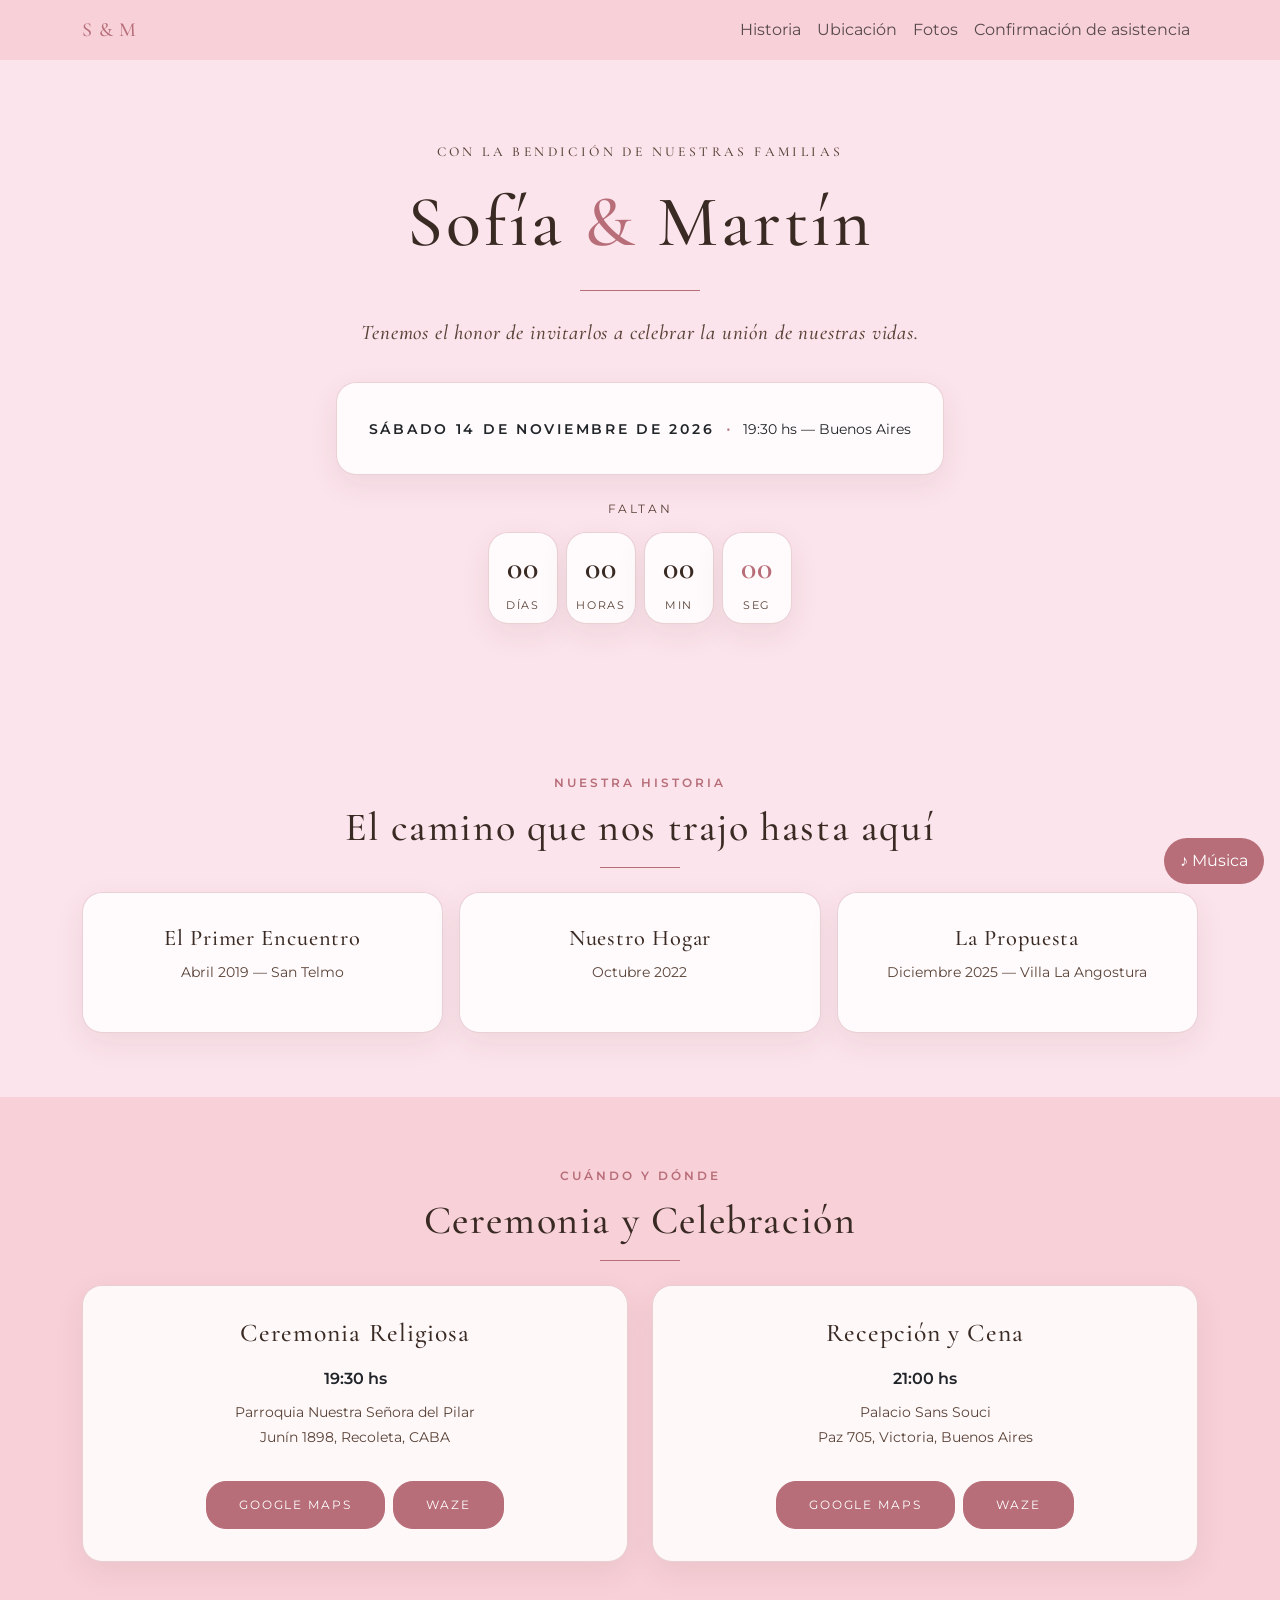
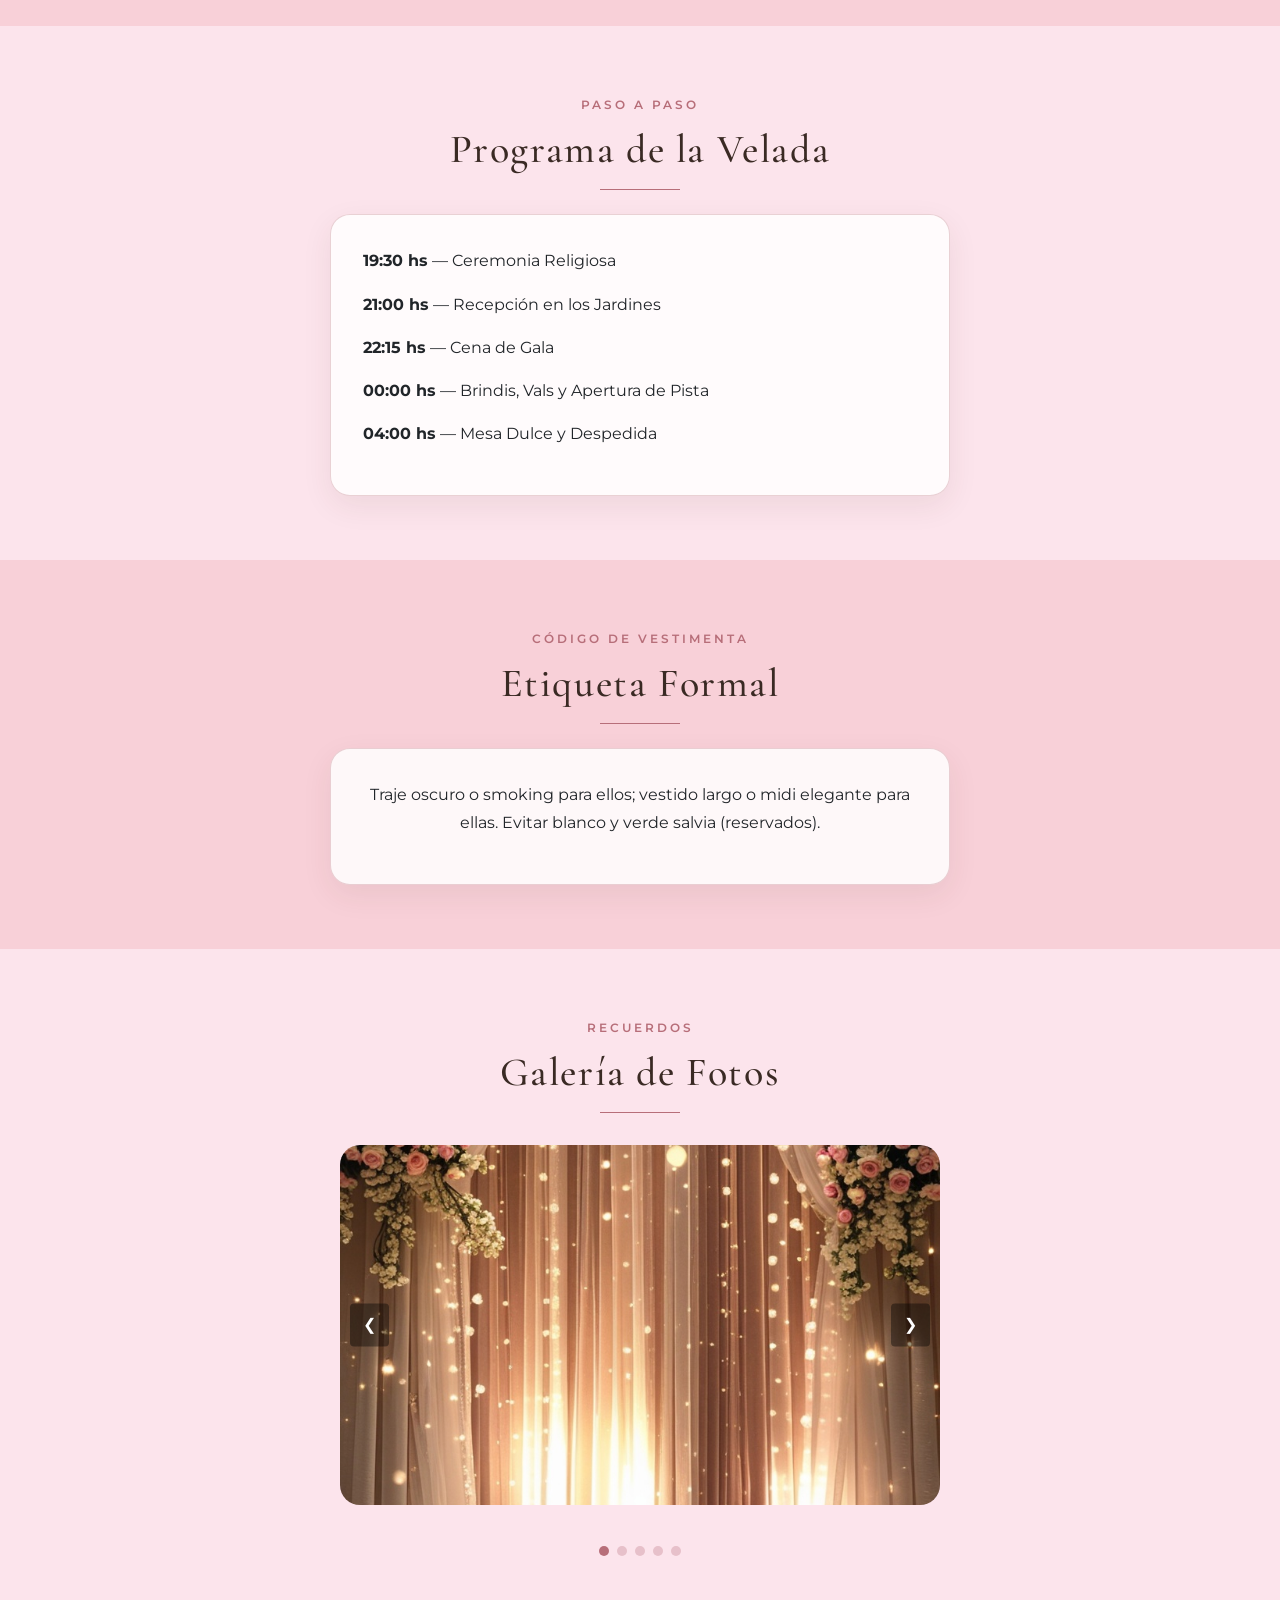
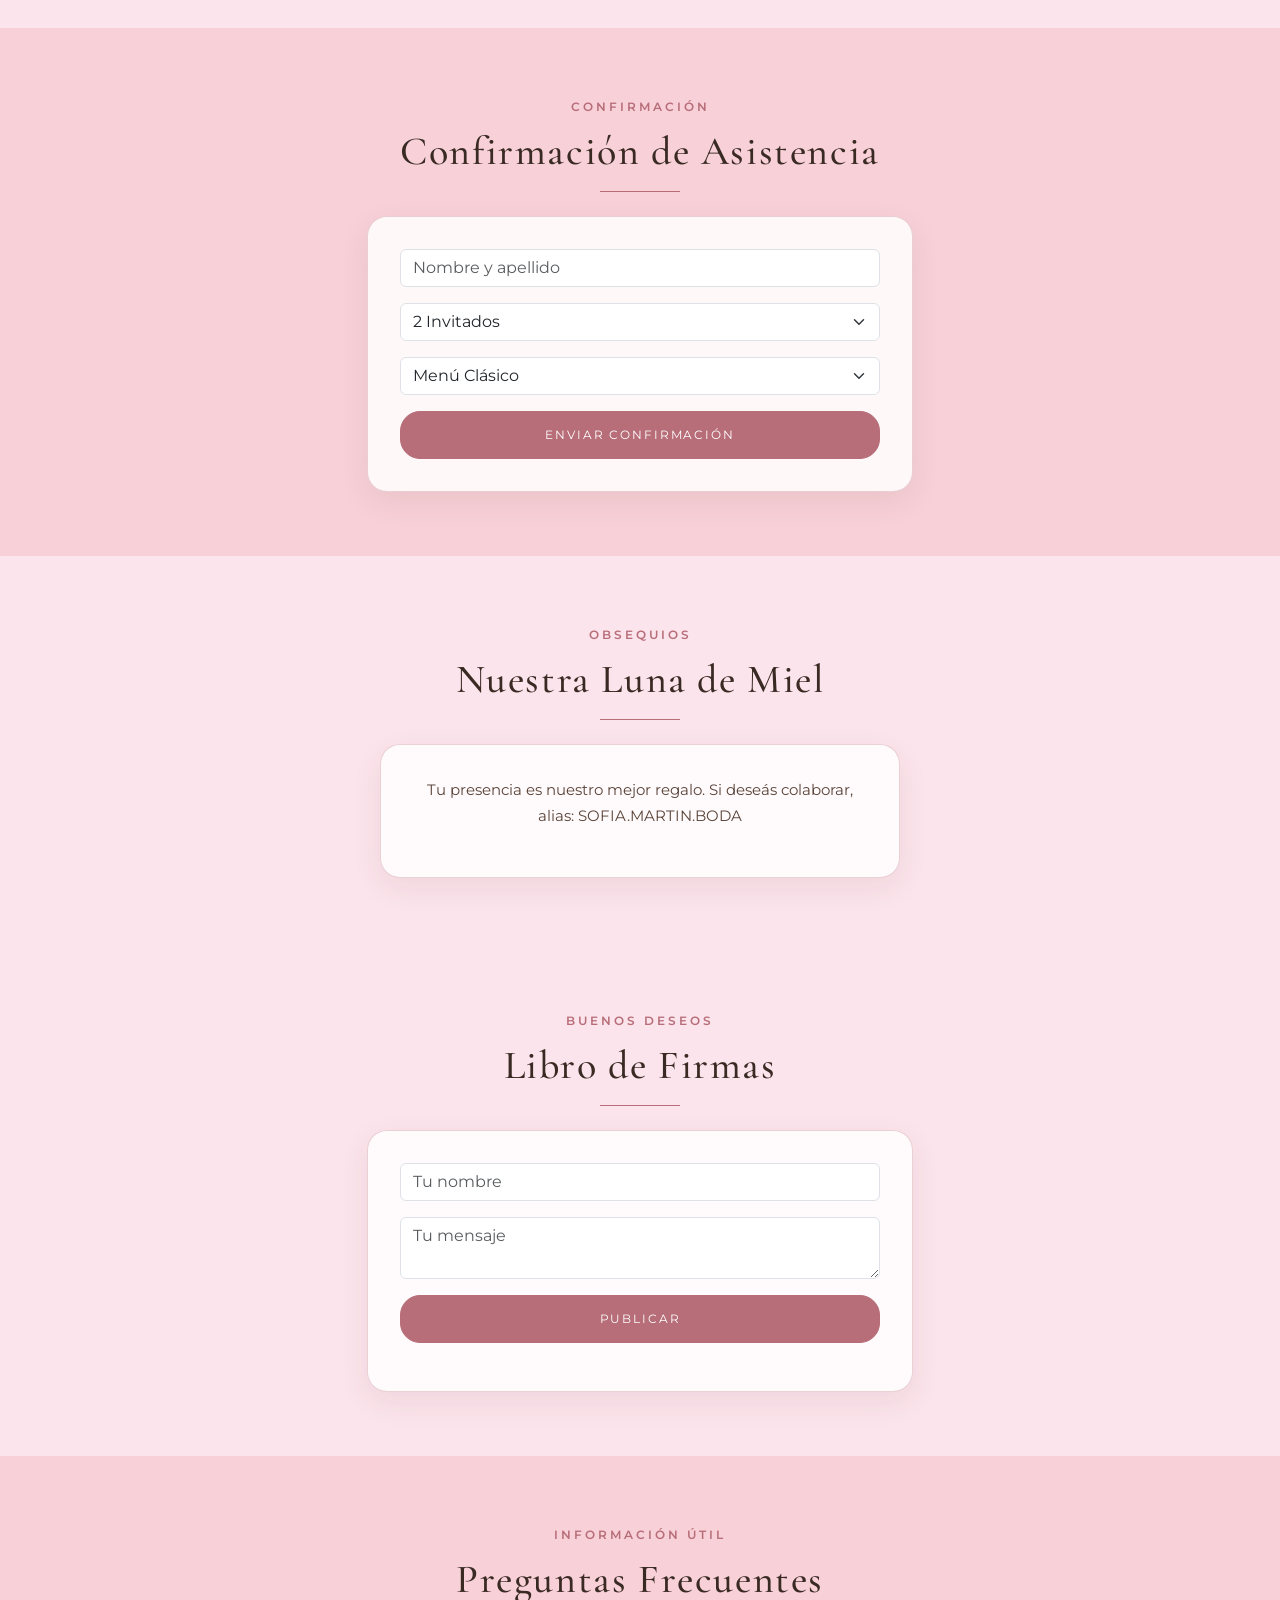
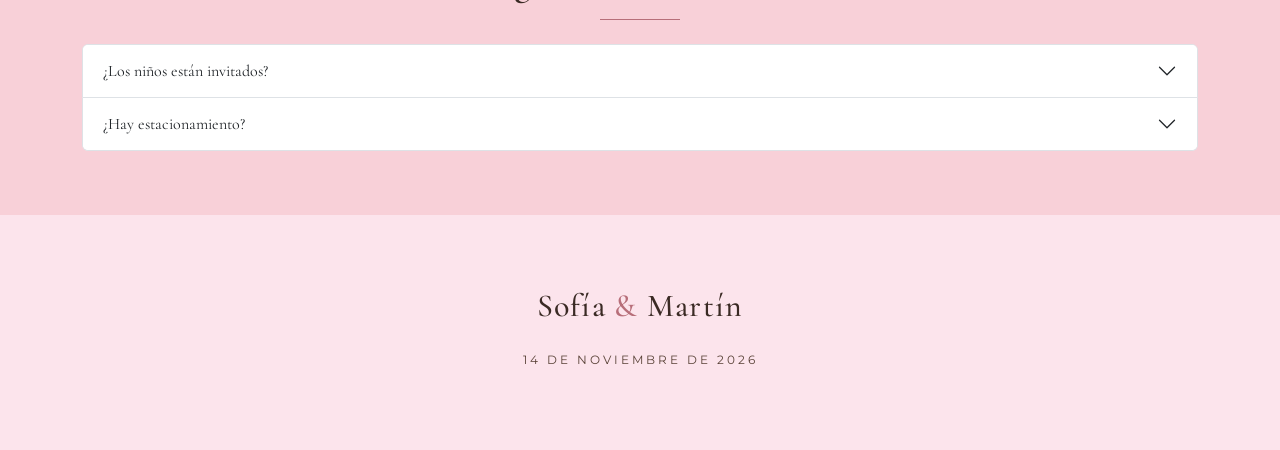
<file: casamiento-calido/index.html>
<!DOCTYPE html>
<html lang="es">
<head>
<meta charset="UTF-8">
<meta name="viewport" content="width=device-width, initial-scale=1.0">
<title>Sofía & Martín — Cálido</title>
<link href="https://fonts.googleapis.com/css2?family=Cormorant+Garamond:wght@400;500;600&family=Montserrat:wght@300;400;500;600&display=swap" rel="stylesheet">
<link href="https://cdn.jsdelivr.net/npm/bootstrap@5.3.3/dist/css/bootstrap.min.css" rel="stylesheet">
<style>
:root { --bg-primary:#fce4ec;--bg-secondary:#f8d0d8;--text-main:#3a2a24;--text-muted:#5a4338;--accent:#b76e79;--card-bg:rgba(255,255,255,0.85);--border-color:rgba(183,110,121,0.3);--radius:20px; }
body{background:var(--bg-primary);color:var(--text-main);font-family:'Montserrat',sans-serif;line-height:1.7;margin:0;}
h1,h2,h3,.serif{font-family:'Cormorant Garamond',serif;font-weight:500;letter-spacing:.04em;color:var(--text-main);}
.card{background:var(--card-bg);border:1px solid var(--border-color);border-radius:var(--radius);padding:2rem;box-shadow:0 10px 30px rgba(74,46,43,.08);}
.btn{background:var(--accent);color:#fff;border:1px solid var(--accent);padding:.85rem 2rem;border-radius:var(--radius);text-transform:uppercase;letter-spacing:.15em;font-size:.78rem;cursor:pointer;transition:all .3s;}
.btn:hover{background:transparent;color:var(--accent);}
.carousel{position:relative;max-width:600px;margin:2rem auto;overflow:hidden;border-radius:var(--radius);}
.carousel-track{display:flex;transition:transform .5s ease;}
.carousel-track img{min-width:100%;height:360px;object-fit:cover;}
.carousel-btn{position:absolute;top:50%;transform:translateY(-50%);background:rgba(0,0,0,.4);color:#fff;border:none;padding:.5rem .8rem;cursor:pointer;border-radius:4px;}
.carousel-btn.prev{left:10px;} .carousel-btn.next{right:10px;}
.carousel-dots{text-align:center;margin-top:1rem;}
.carousel-dots span{display:inline-block;width:10px;height:10px;margin:0 4px;border-radius:50%;background:var(--border-color);cursor:pointer;}
.carousel-dots span.active{background:var(--accent);}
body { padding: 0; }
.section-pad { padding: 4rem 1rem; }
.hero { text-align: center; padding: 5rem 1rem; }
</style>
</head>
<body>

<nav class="navbar navbar-expand-lg" style="background:var(--bg-secondary);">
  <div class="container">
    <a class="navbar-brand serif" href="#" style="color:var(--accent);">S & M</a>
    <button class="navbar-toggler" type="button" data-bs-toggle="collapse" data-bs-target="#navMenu"><span class="navbar-toggler-icon"></span></button>
    <div class="collapse navbar-collapse" id="navMenu">
      <ul class="navbar-nav ms-auto">
        <li class="nav-item"><a class="nav-link" href="#historia">Historia</a></li>
        <li class="nav-item"><a class="nav-link" href="#ubicacion">Ubicación</a></li>
        <li class="nav-item"><a class="nav-link" href="#galeria">Fotos</a></li>
        <li class="nav-item"><a class="nav-link" href="#rsvp">Confirmación de asistencia</a></li>
      </ul>
    </div>
  </div>
</nav>

<header class="hero">
  <div class="container">
    <p class="serif" style="text-transform:uppercase;letter-spacing:.25em;font-size:.85rem;color:var(--text-muted);">Con la bendición de nuestras familias</p>
    <h1 class="serif" style="font-size:clamp(2.5rem,8vw,4.5rem);margin:1rem 0;">Sofía <span style="color:var(--accent);">&amp;</span> Martín</h1>
    <div style="width:120px;height:1px;background:var(--accent);margin:1.5rem auto;"></div>
    <p class="serif" style="font-style:italic;font-size:1.3rem;color:var(--text-muted);">Tenemos el honor de invitarlos a celebrar la unión de nuestras vidas.</p>
    <div class="card d-inline-block mt-3">
      <span style="text-transform:uppercase;letter-spacing:.2em;font-size:.85rem;font-weight:600;">Sábado 14 de Noviembre de 2026</span>
      <span style="margin:0 .5rem;color:var(--accent);">•</span>
      <span style="font-size:.85rem;">19:30 hs — Buenos Aires</span>
    </div>
    <div class="mt-4">
      <p style="text-transform:uppercase;letter-spacing:.22em;font-size:.75rem;color:var(--text-muted);margin-bottom:.8rem;">Faltan</p>
      <div class="d-flex gap-2 justify-content-center flex-wrap">
        <div class="card p-2" style="min-width:70px;"><span id="cd-days" class="serif" style="font-size:2rem;font-weight:600;display:block;">00</span><span style="font-size:.7rem;text-transform:uppercase;letter-spacing:.15em;color:var(--text-muted);">Días</span></div>
        <div class="card p-2" style="min-width:70px;"><span id="cd-hours" class="serif" style="font-size:2rem;font-weight:600;display:block;">00</span><span style="font-size:.7rem;text-transform:uppercase;letter-spacing:.15em;color:var(--text-muted);">Horas</span></div>
        <div class="card p-2" style="min-width:70px;"><span id="cd-minutes" class="serif" style="font-size:2rem;font-weight:600;display:block;">00</span><span style="font-size:.7rem;text-transform:uppercase;letter-spacing:.15em;color:var(--text-muted);">Min</span></div>
        <div class="card p-2" style="min-width:70px;"><span id="cd-seconds" class="serif" style="font-size:2rem;font-weight:600;display:block;color:var(--accent);">00</span><span style="font-size:.7rem;text-transform:uppercase;letter-spacing:.15em;color:var(--text-muted);">Seg</span></div>
      </div>
    </div>
  </div>
</header>

<section class="section-pad" id="historia">
  <div class="container">
    <div class="text-center mb-4">
      <span style="text-transform:uppercase;letter-spacing:.25em;font-size:.75rem;color:var(--accent);font-weight:600;">Nuestra Historia</span>
      <h2 class="serif" style="font-size:2.5rem;margin:.5rem 0 1rem;">El camino que nos trajo hasta aquí</h2>
      <div style="width:80px;height:1px;background:var(--accent);margin:0 auto 1.5rem;"></div>
    </div>
    <div class="row g-3">
      <div class="col-md-4"><div class="card text-center h-100"><h3 class="serif" style="font-size:1.4rem;">El Primer Encuentro</h3><p style="color:var(--text-muted);font-size:.9rem;">Abril 2019 — San Telmo</p></div></div>
      <div class="col-md-4"><div class="card text-center h-100"><h3 class="serif" style="font-size:1.4rem;">Nuestro Hogar</h3><p style="color:var(--text-muted);font-size:.9rem;">Octubre 2022</p></div></div>
      <div class="col-md-4"><div class="card text-center h-100"><h3 class="serif" style="font-size:1.4rem;">La Propuesta</h3><p style="color:var(--text-muted);font-size:.9rem;">Diciembre 2025 — Villa La Angostura</p></div></div>
    </div>
  </div>
</section>

<section class="section-pad" id="ubicacion" style="background:var(--bg-secondary);">
  <div class="container">
    <div class="text-center mb-4">
      <span style="text-transform:uppercase;letter-spacing:.25em;font-size:.75rem;color:var(--accent);font-weight:600;">Cuándo y Dónde</span>
      <h2 class="serif" style="font-size:2.5rem;margin:.5rem 0 1rem;">Ceremonia y Celebración</h2>
      <div style="width:80px;height:1px;background:var(--accent);margin:0 auto 1.5rem;"></div>
    </div>
    <div class="row g-4">
      <div class="col-md-6">
        <div class="card h-100 text-center">
          <h3 class="serif" style="font-size:1.6rem;">Ceremonia Religiosa</h3>
          <p style="font-weight:600;margin:.5rem 0;">19:30 hs</p>
          <p style="color:var(--text-muted);font-size:.9rem;">Parroquia Nuestra Señora del Pilar<br>Junín 1898, Recoleta, CABA</p>
          <div class="d-flex gap-2 justify-content-center flex-wrap mt-3">
            <a href="https://www.google.com/maps/search/?api=1&query=Parroquia+Nuestra+Se%C3%B1ora+del+Pilar+Junin+1898+Buenos+Aires" target="_blank" class="btn btn-sm">Google Maps</a>
            <a href="https://waze.com/ul?q=Junin+1898+Buenos+Aires&navigate=yes" target="_blank" class="btn btn-sm">Waze</a>
          </div>
        </div>
      </div>
      <div class="col-md-6">
        <div class="card h-100 text-center">
          <h3 class="serif" style="font-size:1.6rem;">Recepción y Cena</h3>
          <p style="font-weight:600;margin:.5rem 0;">21:00 hs</p>
          <p style="color:var(--text-muted);font-size:.9rem;">Palacio Sans Souci<br>Paz 705, Victoria, Buenos Aires</p>
          <div class="d-flex gap-2 justify-content-center flex-wrap mt-3">
            <a href="https://www.google.com/maps/search/?api=1&query=Palacio+Sans+Souci+Paz+705+Victoria+Buenos+Aires" target="_blank" class="btn btn-sm">Google Maps</a>
            <a href="https://waze.com/ul?q=Palacio+Sans+Souci+Victoria+Buenos+Aires&navigate=yes" target="_blank" class="btn btn-sm">Waze</a>
          </div>
        </div>
      </div>
    </div>
  </div>
</section>

<section class="section-pad" id="cronograma">
  <div class="container">
    <div class="text-center mb-4">
      <span style="text-transform:uppercase;letter-spacing:.25em;font-size:.75rem;color:var(--accent);font-weight:600;">Paso a Paso</span>
      <h2 class="serif" style="font-size:2.5rem;margin:.5rem 0 1rem;">Programa de la Velada</h2>
      <div style="width:80px;height:1px;background:var(--accent);margin:0 auto 1.5rem;"></div>
    </div>
    <div class="card" style="max-width:620px;margin:0 auto;text-align:left;">
      <p><strong>19:30 hs</strong> — Ceremonia Religiosa</p>
      <p><strong>21:00 hs</strong> — Recepción en los Jardines</p>
      <p><strong>22:15 hs</strong> — Cena de Gala</p>
      <p><strong>00:00 hs</strong> — Brindis, Vals y Apertura de Pista</p>
      <p><strong>04:00 hs</strong> — Mesa Dulce y Despedida</p>
    </div>
  </div>
</section>

<section class="section-pad" id="etiqueta" style="background:var(--bg-secondary);">
  <div class="container text-center">
    <span style="text-transform:uppercase;letter-spacing:.25em;font-size:.75rem;color:var(--accent);font-weight:600;">Código de Vestimenta</span>
    <h2 class="serif" style="font-size:2.5rem;margin:.5rem 0 1rem;">Etiqueta Formal</h2>
    <div style="width:80px;height:1px;background:var(--accent);margin:0 auto 1.5rem;"></div>
    <div class="card" style="max-width:620px;margin:0 auto;">
      <p>Traje oscuro o smoking para ellos; vestido largo o midi elegante para ellas. Evitar blanco y verde salvia (reservados).</p>
    </div>
  </div>
</section>

<section class="section-pad" id="galeria">
  <div class="container text-center">
    <span style="text-transform:uppercase;letter-spacing:.25em;font-size:.75rem;color:var(--accent);font-weight:600;">Recuerdos</span>
    <h2 class="serif" style="font-size:2.5rem;margin:.5rem 0 1rem;">Galería de Fotos</h2>
    <div style="width:80px;height:1px;background:var(--accent);margin:0 auto 1.5rem;"></div>
    <div class="carousel">
      <div class="carousel-track" id="carousel-track">
        <img src="IMG/fondo-cortinas.jpg" alt="Foto 1">
        <img src="IMG/ChatGPT Image 13 ago 2026, 01_12_37 a.m..png" alt="Foto 2">
        <img src="IMG/ChatGPT Image 13 ago 2026, 01_47_55 a.m..png" alt="Foto 3">
        <img src="IMG/fondo-cortinas.jpg" alt="Foto 4">
        <img src="IMG/ChatGPT Image 13 ago 2026, 01_12_37 a.m..png" alt="Foto 5">
      </div>
      <button class="carousel-btn prev" onclick="moveCarousel(-1)">&#10094;</button>
      <button class="carousel-btn next" onclick="moveCarousel(1)">&#10095;</button>
    </div>
    <div class="carousel-dots" id="carousel-dots"></div>
  </div>
</section>

<section class="section-pad" id="rsvp" style="background:var(--bg-secondary);">
  <div class="container">
    <div class="text-center mb-4">
      <span style="text-transform:uppercase;letter-spacing:.25em;font-size:.75rem;color:var(--accent);font-weight:600;">Confirmación</span>
      <h2 class="serif" style="font-size:2.5rem;margin:.5rem 0 1rem;">Confirmación de Asistencia</h2>
      <div style="width:80px;height:1px;background:var(--accent);margin:0 auto 1.5rem;"></div>
    </div>
    <div class="row justify-content-center">
      <div class="col-md-6">
        <div class="card">
          <form id="rsvp-form">
            <div class="mb-3"><input type="text" id="rsvp-name" class="form-control" placeholder="Nombre y apellido" required></div>
            <div class="mb-3">
              <select id="rsvp-guests" class="form-select">
                <option value="1">1 Invitado</option>
                <option value="2" selected>2 Invitados</option>
                <option value="3">3 Invitados</option>
              </select>
            </div>
            <div class="mb-3">
              <select id="rsvp-diet" class="form-select">
                <option value="Clásico">Menú Clásico</option>
                <option value="Vegetariano">Vegetariano</option>
                <option value="Vegano">Vegano</option>
                <option value="Celíaco">Sin TACC</option>
              </select>
            </div>
            <button type="submit" class="btn w-100">Enviar Confirmación</button>
          </form>
          <p id="rsvp-success" style="display:none;margin-top:1rem;color:var(--accent);font-weight:600;text-align:center;">¡Gracias por confirmar!</p>
        </div>
      </div>
    </div>
  </div>
</section>

<section class="section-pad" id="presentes">
  <div class="container text-center">
    <span style="text-transform:uppercase;letter-spacing:.25em;font-size:.75rem;color:var(--accent);font-weight:600;">Obsequios</span>
    <h2 class="serif" style="font-size:2.5rem;margin:.5rem 0 1rem;">Nuestra Luna de Miel</h2>
    <div style="width:80px;height:1px;background:var(--accent);margin:0 auto 1.5rem;"></div>
    <div class="card" style="max-width:520px;margin:0 auto;">
      <p style="color:var(--text-muted);font-size:.95rem;">Tu presencia es nuestro mejor regalo. Si deseás colaborar, alias: SOFIA.MARTIN.BODA</p>
    </div>
  </div>
</section>

<section class="section-pad" id="guestbook">
  <div class="container">
    <div class="text-center mb-4">
      <span style="text-transform:uppercase;letter-spacing:.25em;font-size:.75rem;color:var(--accent);font-weight:600;">Buenos Deseos</span>
      <h2 class="serif" style="font-size:2.5rem;margin:.5rem 0 1rem;">Libro de Firmas</h2>
      <div style="width:80px;height:1px;background:var(--accent);margin:0 auto 1.5rem;"></div>
    </div>
    <div class="row justify-content-center">
      <div class="col-md-6">
        <div class="card">
          <form id="guestbook-form">
            <div class="mb-3"><input type="text" id="gb-author" class="form-control" placeholder="Tu nombre" required></div>
            <div class="mb-3"><textarea id="gb-message" class="form-control" rows="2" placeholder="Tu mensaje" required></textarea></div>
            <button type="submit" class="btn w-100">Publicar</button>
          </form>
          <div id="guestbook-wall" class="mt-3"></div>
        </div>
      </div>
    </div>
  </div>
</section>

<section class="section-pad" id="faq" style="background:var(--bg-secondary);">
  <div class="container">
    <div class="text-center mb-4">
      <span style="text-transform:uppercase;letter-spacing:.25em;font-size:.75rem;color:var(--accent);font-weight:600;">Información Útil</span>
      <h2 class="serif" style="font-size:2.5rem;margin:.5rem 0 1rem;">Preguntas Frecuentes</h2>
      <div style="width:80px;height:1px;background:var(--accent);margin:0 auto 1.5rem;"></div>
    </div>
    <div class="accordion" id="faqAccordion">
      <div class="accordion-item">
        <h2 class="accordion-header"><button class="accordion-button collapsed" type="button" data-bs-toggle="collapse" data-bs-target="#f1">¿Los niños están invitados?</button></h2>
        <div id="f1" class="accordion-collapse collapse" data-bs-parent="#faqAccordion"><div class="accordion-body">Los niños de la familia son muy bienvenidos. Contaremos con menú infantil.</div></div>
      </div>
      <div class="accordion-item">
        <h2 class="accordion-header"><button class="accordion-button collapsed" type="button" data-bs-toggle="collapse" data-bs-target="#f2">¿Hay estacionamiento?</button></h2>
        <div id="f2" class="accordion-collapse collapse" data-bs-parent="#faqAccordion"><div class="accordion-body">Sí, estacionamiento privado y valet parking sin cargo.</div></div>
      </div>
    </div>
  </div>
</section>

<footer class="section-pad text-center">
  <div class="container">
    <p class="serif" style="font-size:2rem;">Sofía <span style="color:var(--accent);">&amp;</span> Martín</p>
    <p style="text-transform:uppercase;letter-spacing:.25em;font-size:.75rem;color:var(--text-muted);margin-top:.5rem;">14 de Noviembre de 2026</p>
  </div>
</footer>

<audio id="bg-audio" loop preload="none" src="Kali Uchis - All I Can Say.mp3"></audio>
<button onclick="var a=document.getElementById('bg-audio'); a.paused?a.play():a.pause();" style="position:fixed;bottom:1rem;right:1rem;padding:.6rem 1rem;border-radius:50px;background:var(--accent);color:#fff;border:none;cursor:pointer;z-index:1000;">♪ Música</button>

<script src="https://cdn.jsdelivr.net/npm/bootstrap@5.3.3/dist/js/bootstrap.bundle.min.js"></script>
<script>
  const weddingDate = new Date('2026-11-14T19:30:00-03:00').getTime();
  function updateCountdown() {
    const now = Date.now();
    let distance = weddingDate - now;
    if (distance < 0) distance = 0;
    const days = Math.floor(distance / (1000*60*60*24));
    const hours = Math.floor((distance % (1000*60*60*24))/(1000*60*60));
    const minutes = Math.floor((distance % (1000*60*60))/(1000*60));
    const seconds = Math.floor((distance % (1000*60))/1000);
    document.getElementById('cd-days').textContent = String(days).padStart(2,'0');
    document.getElementById('cd-hours').textContent = String(hours).padStart(2,'0');
    document.getElementById('cd-minutes').textContent = String(minutes).padStart(2,'0');
    document.getElementById('cd-seconds').textContent = String(seconds).padStart(2,'0');
  }
  setInterval(updateCountdown, 1000);
  updateCountdown();

  let carouselIndex = 0;
  const track = document.getElementById('carousel-track');
  const imgs = track.querySelectorAll('img');
  const dotsContainer = document.getElementById('carousel-dots');
  imgs.forEach((_,i) => {
    const d = document.createElement('span');
    d.addEventListener('click', () => { carouselIndex = i; updateCarousel(); });
    dotsContainer.appendChild(d);
  });
  function updateCarousel() {
    track.style.transform = 'translateX(-' + (carouselIndex * 100) + '%)';
    dotsContainer.querySelectorAll('span').forEach((s,i) => s.classList.toggle('active', i===carouselIndex));
  }
  function moveCarousel(dir) {
    carouselIndex = (carouselIndex + dir + imgs.length) % imgs.length;
    updateCarousel();
  }
  updateCarousel();

  document.getElementById('rsvp-form').addEventListener('submit', (e) => {
    e.preventDefault();
    const name = document.getElementById('rsvp-name').value.trim();
    if (!name) return;
    const guests = document.getElementById('rsvp-guests').value;
    const diet = document.getElementById('rsvp-diet').value;
    const msg = 'Hola! Confirmo asistencia: ' + name + '. Cantidad: ' + guests + '. Menu: ' + diet + '.';
    const url = 'https://wa.me/5491169143742?text=' + encodeURIComponent(msg);
    window.open(url, '_blank');
    document.getElementById('rsvp-success').style.display = 'block';
  });

  const GB_KEY = 'wedding_guestbook';
  function loadGuestbook() { try { return JSON.parse(localStorage.getItem(GB_KEY) || '[]'); } catch(e){ return []; } }
  function saveGuestbook(entries) { localStorage.setItem(GB_KEY, JSON.stringify(entries)); }
  function renderGuestbook() {
    const wall = document.getElementById('guestbook-wall');
    const entries = loadGuestbook();
    wall.innerHTML = entries.map(e => '<div class="card mt-2"><p style="font-style:italic;">"' + e.message + '"</p><p style="font-size:.8rem;color:var(--text-muted);">— ' + e.author + '</p></div>').join('');
  }
  renderGuestbook();
  document.getElementById('guestbook-form').addEventListener('submit', (e) => {
    e.preventDefault();
    const author = document.getElementById('gb-author').value.trim();
    const message = document.getElementById('gb-message').value.trim();
    if (!author || !message) return;
    const entries = loadGuestbook();
    entries.unshift({ author, message });
    saveGuestbook(entries);
    document.getElementById('gb-author').value = '';
    document.getElementById('gb-message').value = '';
    renderGuestbook();
  });
</script>
</body>
</html>
</file>
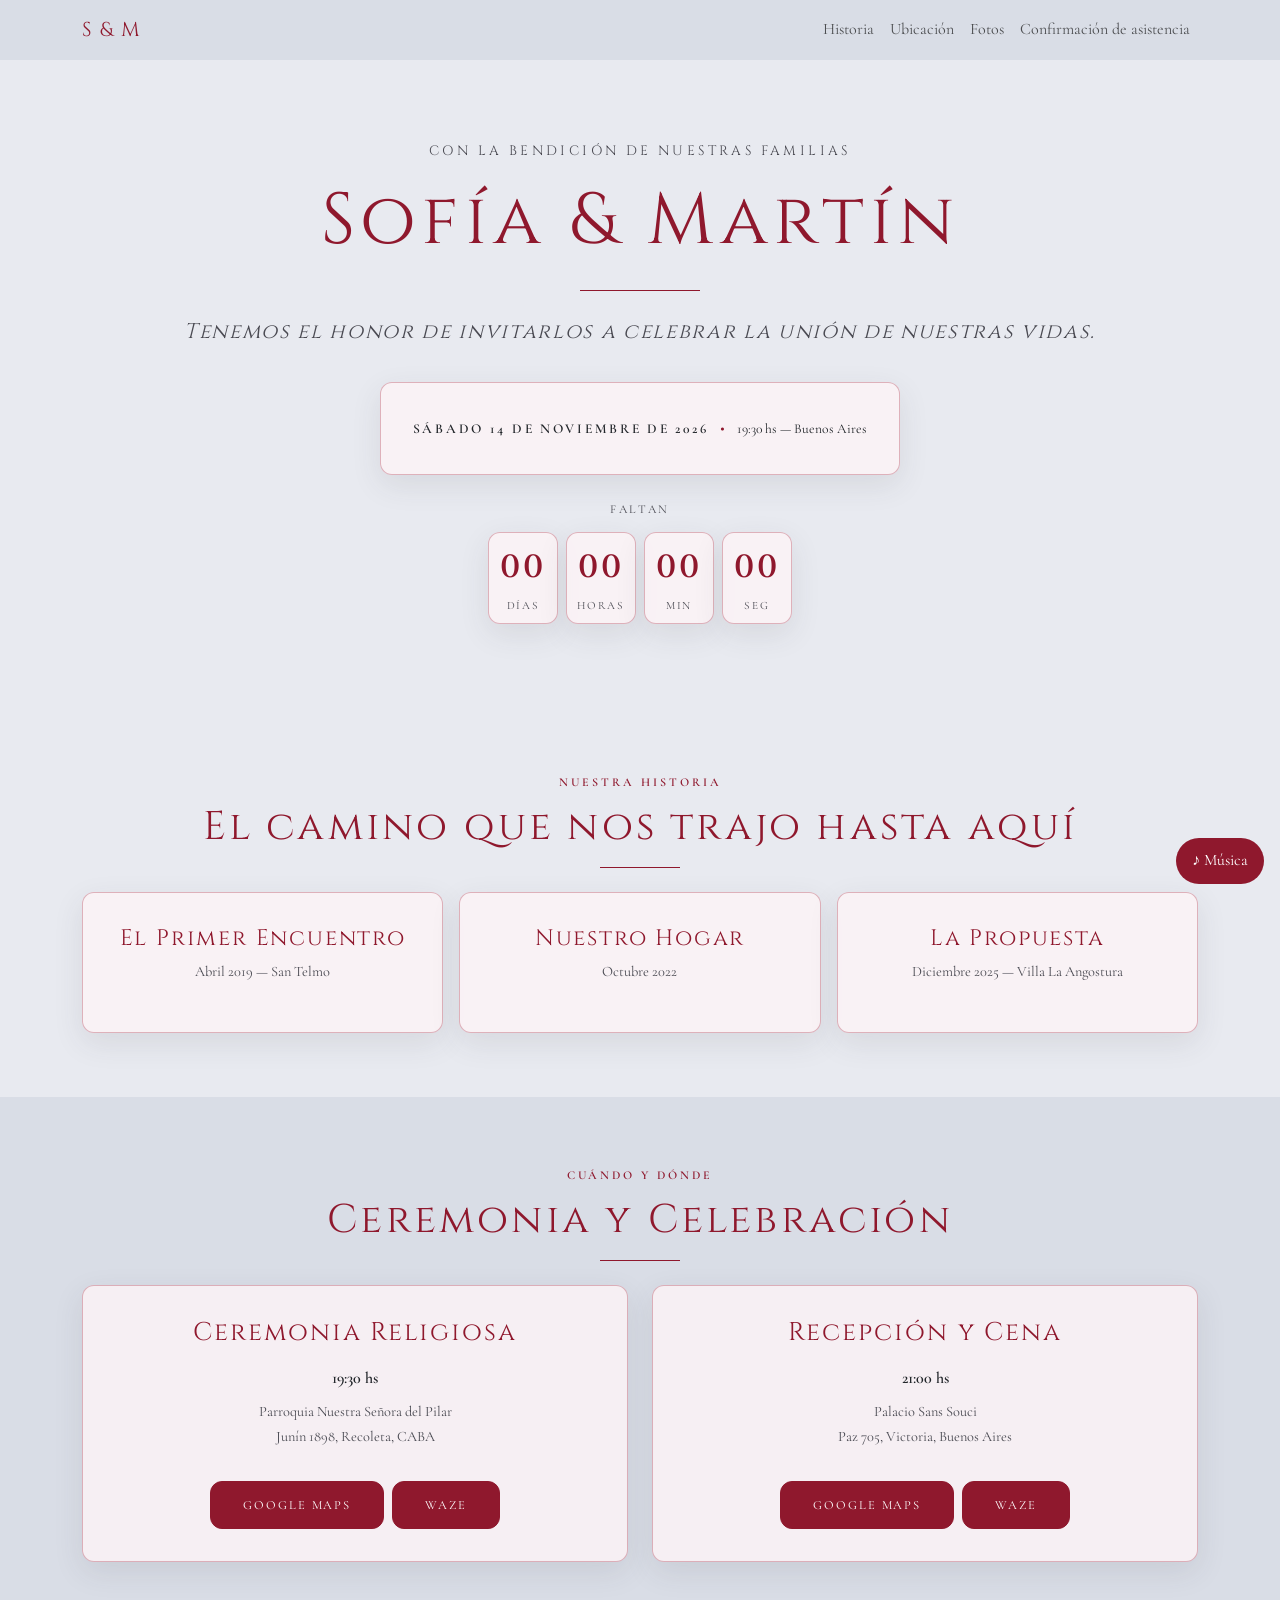
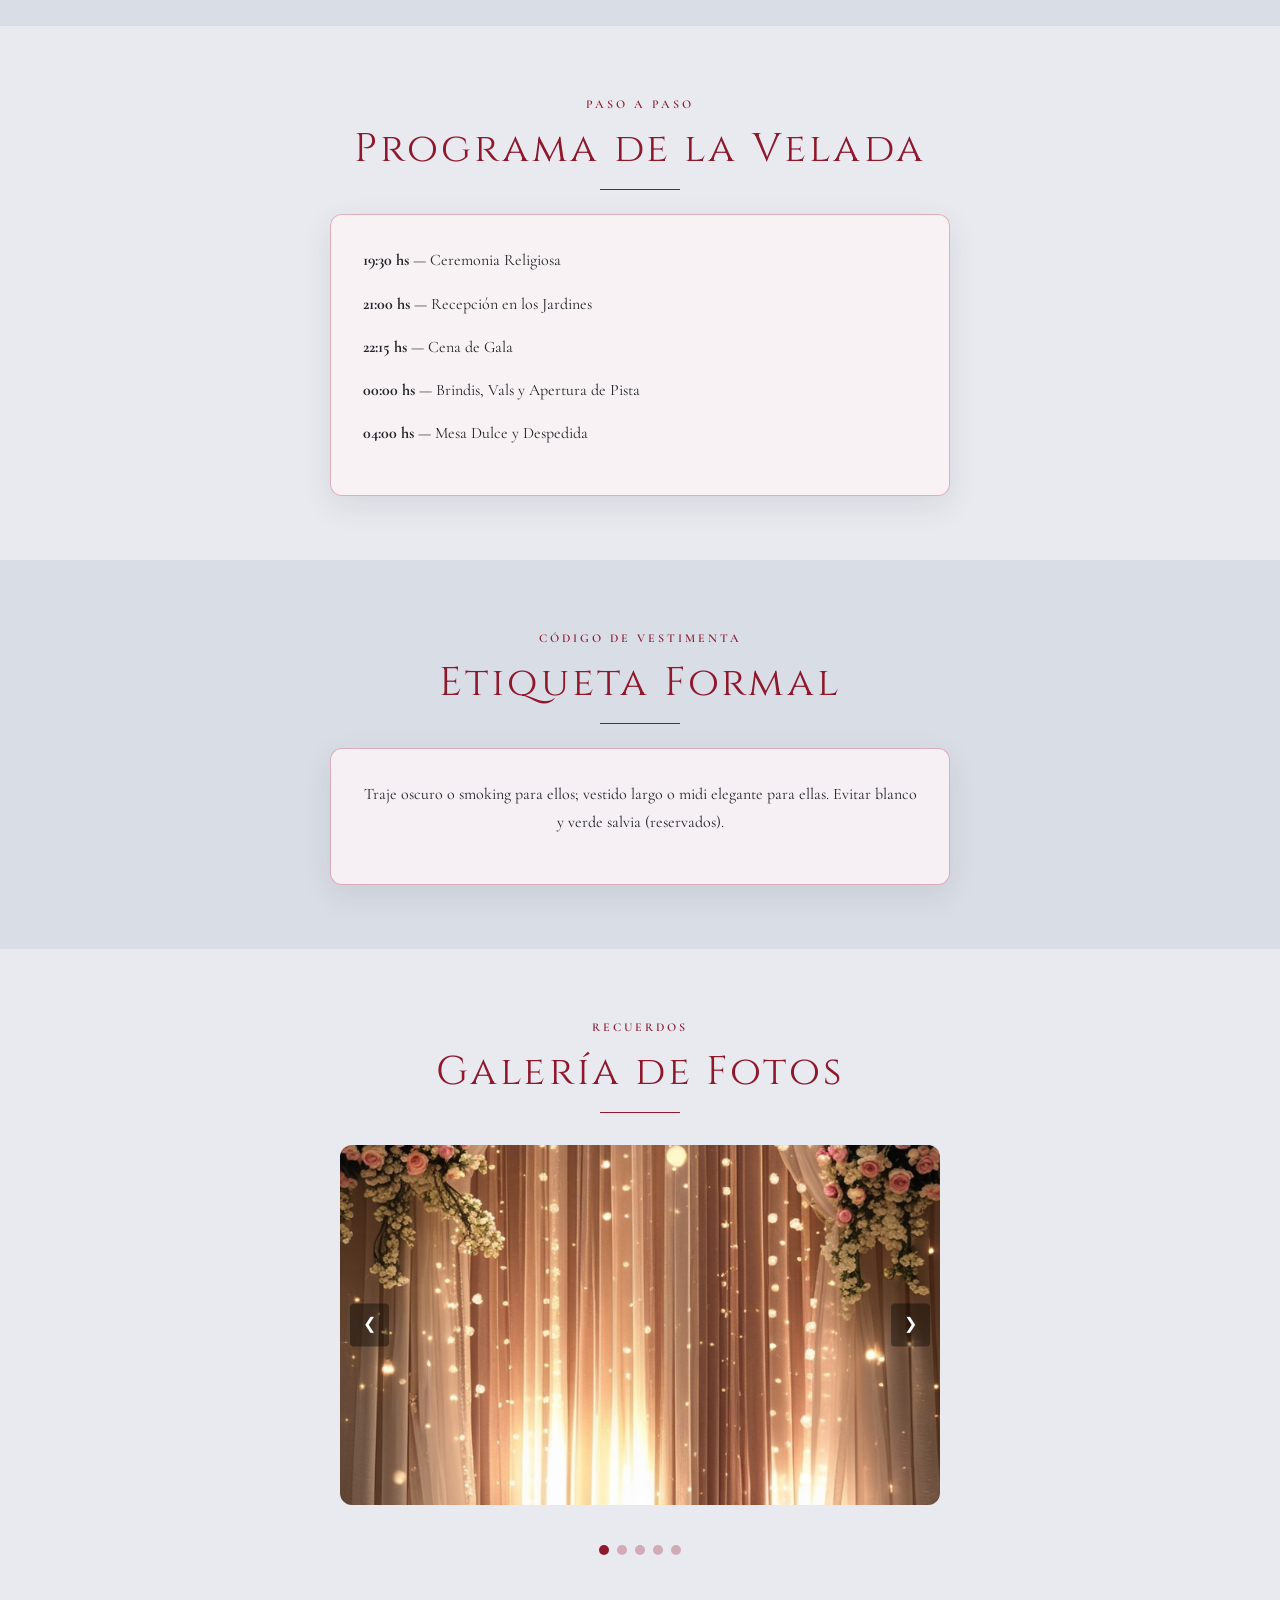
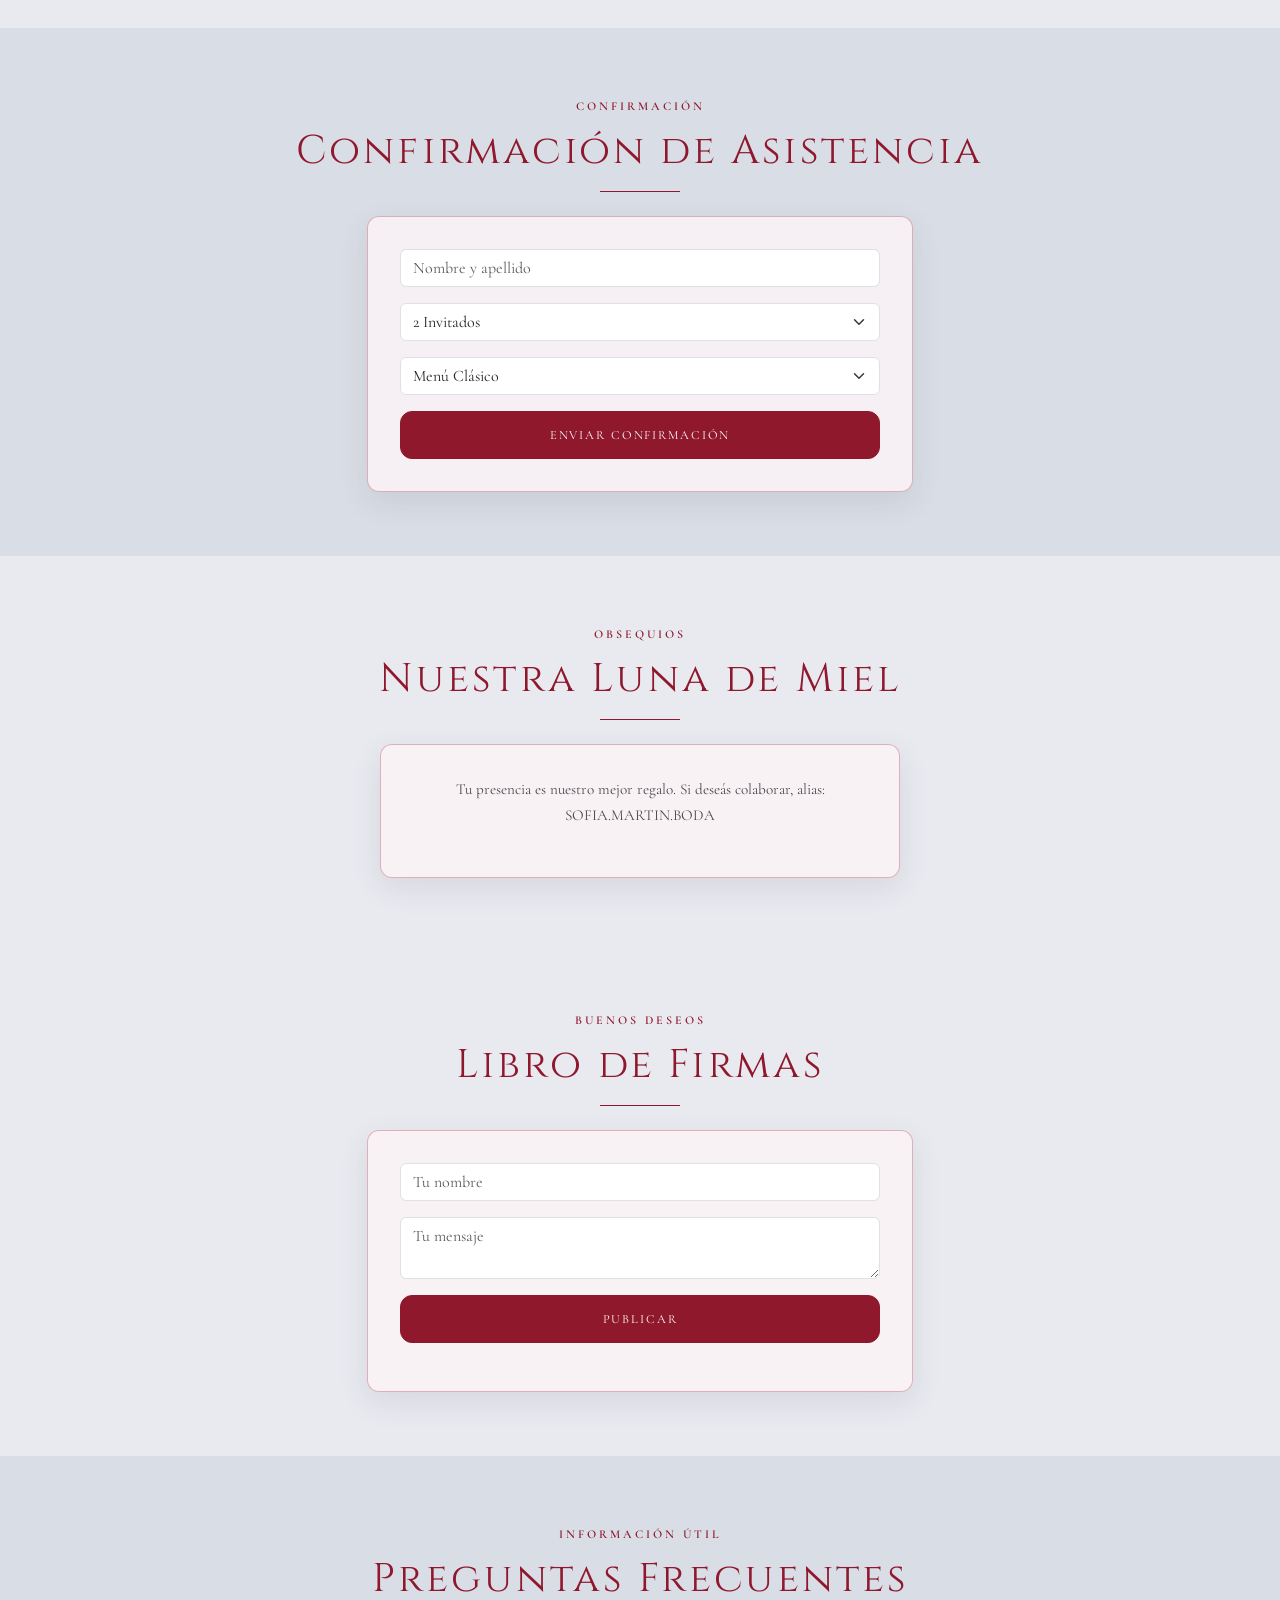
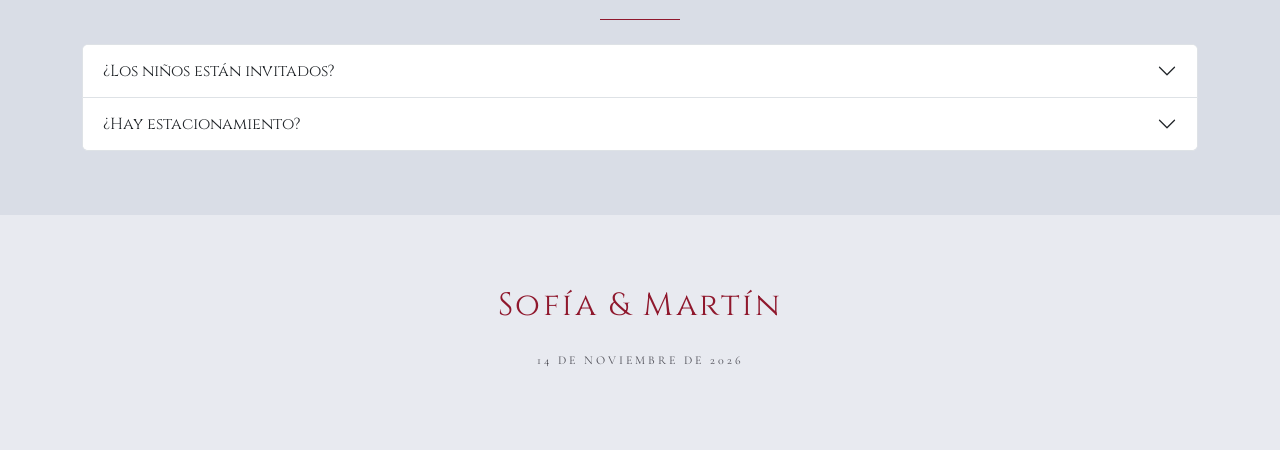
<file: casamiento-clasico/index.html>
<!DOCTYPE html>
<html lang="es">
<head>
<meta charset="UTF-8">
<meta name="viewport" content="width=device-width, initial-scale=1.0">
<title>Camila & Federico — Clásico</title>
<link href="https://fonts.googleapis.com/css2?family=Cinzel:wght@400;600&family=Cormorant+Garamond:wght@400;500;600&display=swap" rel="stylesheet">
<link href="https://cdn.jsdelivr.net/npm/bootstrap@5.3.3/dist/css/bootstrap.min.css" rel="stylesheet">
<style>
:root { --bg-primary:#e8eaf0;--bg-secondary:#d9dde6;--text-main:#303038;--text-muted:#4a4a52;--accent:#8f182d;--card-bg:rgba(255,245,247,0.75);--border-color:rgba(158,27,50,0.3);--radius:12px; }
body{background:var(--bg-primary);color:var(--text-main);font-family:'Cormorant Garamond',serif;line-height:1.7;margin:0;}
h1,h2,h3,.serif{font-family:'Cinzel',serif;font-weight:400;letter-spacing:.08em;color:var(--accent);}
.card{background:var(--card-bg);border:1px solid var(--border-color);border-radius:var(--radius);padding:2rem;box-shadow:0 10px 30px rgba(55,55,65,.1);}
.btn{background:var(--accent);color:#fff;border:1px solid var(--accent);padding:.85rem 2rem;border-radius:var(--radius);text-transform:uppercase;letter-spacing:.15em;font-size:.78rem;cursor:pointer;transition:all .3s;}
.btn:hover{background:transparent;color:var(--accent);}
.carousel{position:relative;max-width:600px;margin:2rem auto;overflow:hidden;border-radius:var(--radius);}
.carousel-track{display:flex;transition:transform .5s ease;}
.carousel-track img{min-width:100%;height:360px;object-fit:cover;}
.carousel-btn{position:absolute;top:50%;transform:translateY(-50%);background:rgba(0,0,0,.4);color:#fff;border:none;padding:.5rem .8rem;cursor:pointer;border-radius:4px;}
.carousel-btn.prev{left:10px;} .carousel-btn.next{right:10px;}
.carousel-dots{text-align:center;margin-top:1rem;}
.carousel-dots span{display:inline-block;width:10px;height:10px;margin:0 4px;border-radius:50%;background:var(--border-color);cursor:pointer;}
.carousel-dots span.active{background:var(--accent);}
body { padding: 0; }
.section-pad { padding: 4rem 1rem; }
.hero { text-align: center; padding: 5rem 1rem; }
</style>
</head>
<body>

<nav class="navbar navbar-expand-lg" style="background:var(--bg-secondary);">
  <div class="container">
    <a class="navbar-brand serif" href="#" style="color:var(--accent);">S & M</a>
    <button class="navbar-toggler" type="button" data-bs-toggle="collapse" data-bs-target="#navMenu"><span class="navbar-toggler-icon"></span></button>
    <div class="collapse navbar-collapse" id="navMenu">
      <ul class="navbar-nav ms-auto">
        <li class="nav-item"><a class="nav-link" href="#historia">Historia</a></li>
        <li class="nav-item"><a class="nav-link" href="#ubicacion">Ubicación</a></li>
        <li class="nav-item"><a class="nav-link" href="#galeria">Fotos</a></li>
        <li class="nav-item"><a class="nav-link" href="#rsvp">Confirmación de asistencia</a></li>
      </ul>
    </div>
  </div>
</nav>

<header class="hero">
  <div class="container">
    <p class="serif" style="text-transform:uppercase;letter-spacing:.25em;font-size:.85rem;color:var(--text-muted);">Con la bendición de nuestras familias</p>
    <h1 class="serif" style="font-size:clamp(2.5rem,8vw,4.5rem);margin:1rem 0;">Sofía <span style="color:var(--accent);">&amp;</span> Martín</h1>
    <div style="width:120px;height:1px;background:var(--accent);margin:1.5rem auto;"></div>
    <p class="serif" style="font-style:italic;font-size:1.3rem;color:var(--text-muted);">Tenemos el honor de invitarlos a celebrar la unión de nuestras vidas.</p>
    <div class="card d-inline-block mt-3">
      <span style="text-transform:uppercase;letter-spacing:.2em;font-size:.85rem;font-weight:600;">Sábado 14 de Noviembre de 2026</span>
      <span style="margin:0 .5rem;color:var(--accent);">•</span>
      <span style="font-size:.85rem;">19:30 hs — Buenos Aires</span>
    </div>
    <div class="mt-4">
      <p style="text-transform:uppercase;letter-spacing:.22em;font-size:.75rem;color:var(--text-muted);margin-bottom:.8rem;">Faltan</p>
      <div class="d-flex gap-2 justify-content-center flex-wrap">
        <div class="card p-2" style="min-width:70px;"><span id="cd-days" class="serif" style="font-size:2rem;font-weight:600;display:block;">00</span><span style="font-size:.7rem;text-transform:uppercase;letter-spacing:.15em;color:var(--text-muted);">Días</span></div>
        <div class="card p-2" style="min-width:70px;"><span id="cd-hours" class="serif" style="font-size:2rem;font-weight:600;display:block;">00</span><span style="font-size:.7rem;text-transform:uppercase;letter-spacing:.15em;color:var(--text-muted);">Horas</span></div>
        <div class="card p-2" style="min-width:70px;"><span id="cd-minutes" class="serif" style="font-size:2rem;font-weight:600;display:block;">00</span><span style="font-size:.7rem;text-transform:uppercase;letter-spacing:.15em;color:var(--text-muted);">Min</span></div>
        <div class="card p-2" style="min-width:70px;"><span id="cd-seconds" class="serif" style="font-size:2rem;font-weight:600;display:block;color:var(--accent);">00</span><span style="font-size:.7rem;text-transform:uppercase;letter-spacing:.15em;color:var(--text-muted);">Seg</span></div>
      </div>
    </div>
  </div>
</header>

<section class="section-pad" id="historia">
  <div class="container">
    <div class="text-center mb-4">
      <span style="text-transform:uppercase;letter-spacing:.25em;font-size:.75rem;color:var(--accent);font-weight:600;">Nuestra Historia</span>
      <h2 class="serif" style="font-size:2.5rem;margin:.5rem 0 1rem;">El camino que nos trajo hasta aquí</h2>
      <div style="width:80px;height:1px;background:var(--accent);margin:0 auto 1.5rem;"></div>
    </div>
    <div class="row g-3">
      <div class="col-md-4"><div class="card text-center h-100"><h3 class="serif" style="font-size:1.4rem;">El Primer Encuentro</h3><p style="color:var(--text-muted);font-size:.9rem;">Abril 2019 — San Telmo</p></div></div>
      <div class="col-md-4"><div class="card text-center h-100"><h3 class="serif" style="font-size:1.4rem;">Nuestro Hogar</h3><p style="color:var(--text-muted);font-size:.9rem;">Octubre 2022</p></div></div>
      <div class="col-md-4"><div class="card text-center h-100"><h3 class="serif" style="font-size:1.4rem;">La Propuesta</h3><p style="color:var(--text-muted);font-size:.9rem;">Diciembre 2025 — Villa La Angostura</p></div></div>
    </div>
  </div>
</section>

<section class="section-pad" id="ubicacion" style="background:var(--bg-secondary);">
  <div class="container">
    <div class="text-center mb-4">
      <span style="text-transform:uppercase;letter-spacing:.25em;font-size:.75rem;color:var(--accent);font-weight:600;">Cuándo y Dónde</span>
      <h2 class="serif" style="font-size:2.5rem;margin:.5rem 0 1rem;">Ceremonia y Celebración</h2>
      <div style="width:80px;height:1px;background:var(--accent);margin:0 auto 1.5rem;"></div>
    </div>
    <div class="row g-4">
      <div class="col-md-6">
        <div class="card h-100 text-center">
          <h3 class="serif" style="font-size:1.6rem;">Ceremonia Religiosa</h3>
          <p style="font-weight:600;margin:.5rem 0;">19:30 hs</p>
          <p style="color:var(--text-muted);font-size:.9rem;">Parroquia Nuestra Señora del Pilar<br>Junín 1898, Recoleta, CABA</p>
          <div class="d-flex gap-2 justify-content-center flex-wrap mt-3">
            <a href="https://www.google.com/maps/search/?api=1&query=Parroquia+Nuestra+Se%C3%B1ora+del+Pilar+Junin+1898+Buenos+Aires" target="_blank" class="btn btn-sm">Google Maps</a>
            <a href="https://waze.com/ul?q=Junin+1898+Buenos+Aires&navigate=yes" target="_blank" class="btn btn-sm">Waze</a>
          </div>
        </div>
      </div>
      <div class="col-md-6">
        <div class="card h-100 text-center">
          <h3 class="serif" style="font-size:1.6rem;">Recepción y Cena</h3>
          <p style="font-weight:600;margin:.5rem 0;">21:00 hs</p>
          <p style="color:var(--text-muted);font-size:.9rem;">Palacio Sans Souci<br>Paz 705, Victoria, Buenos Aires</p>
          <div class="d-flex gap-2 justify-content-center flex-wrap mt-3">
            <a href="https://www.google.com/maps/search/?api=1&query=Palacio+Sans+Souci+Paz+705+Victoria+Buenos+Aires" target="_blank" class="btn btn-sm">Google Maps</a>
            <a href="https://waze.com/ul?q=Palacio+Sans+Souci+Victoria+Buenos+Aires&navigate=yes" target="_blank" class="btn btn-sm">Waze</a>
          </div>
        </div>
      </div>
    </div>
  </div>
</section>

<section class="section-pad" id="cronograma">
  <div class="container">
    <div class="text-center mb-4">
      <span style="text-transform:uppercase;letter-spacing:.25em;font-size:.75rem;color:var(--accent);font-weight:600;">Paso a Paso</span>
      <h2 class="serif" style="font-size:2.5rem;margin:.5rem 0 1rem;">Programa de la Velada</h2>
      <div style="width:80px;height:1px;background:var(--accent);margin:0 auto 1.5rem;"></div>
    </div>
    <div class="card" style="max-width:620px;margin:0 auto;text-align:left;">
      <p><strong>19:30 hs</strong> — Ceremonia Religiosa</p>
      <p><strong>21:00 hs</strong> — Recepción en los Jardines</p>
      <p><strong>22:15 hs</strong> — Cena de Gala</p>
      <p><strong>00:00 hs</strong> — Brindis, Vals y Apertura de Pista</p>
      <p><strong>04:00 hs</strong> — Mesa Dulce y Despedida</p>
    </div>
  </div>
</section>

<section class="section-pad" id="etiqueta" style="background:var(--bg-secondary);">
  <div class="container text-center">
    <span style="text-transform:uppercase;letter-spacing:.25em;font-size:.75rem;color:var(--accent);font-weight:600;">Código de Vestimenta</span>
    <h2 class="serif" style="font-size:2.5rem;margin:.5rem 0 1rem;">Etiqueta Formal</h2>
    <div style="width:80px;height:1px;background:var(--accent);margin:0 auto 1.5rem;"></div>
    <div class="card" style="max-width:620px;margin:0 auto;">
      <p>Traje oscuro o smoking para ellos; vestido largo o midi elegante para ellas. Evitar blanco y verde salvia (reservados).</p>
    </div>
  </div>
</section>

<section class="section-pad" id="galeria">
  <div class="container text-center">
    <span style="text-transform:uppercase;letter-spacing:.25em;font-size:.75rem;color:var(--accent);font-weight:600;">Recuerdos</span>
    <h2 class="serif" style="font-size:2.5rem;margin:.5rem 0 1rem;">Galería de Fotos</h2>
    <div style="width:80px;height:1px;background:var(--accent);margin:0 auto 1.5rem;"></div>
    <div class="carousel">
      <div class="carousel-track" id="carousel-track">
        <img src="IMG/fondo-cortinas.jpg" alt="Foto 1">
        <img src="IMG/ChatGPT Image 13 ago 2026, 01_12_37 a.m..png" alt="Foto 2">
        <img src="IMG/ChatGPT Image 13 ago 2026, 01_47_55 a.m..png" alt="Foto 3">
        <img src="IMG/fondo-cortinas.jpg" alt="Foto 4">
        <img src="IMG/ChatGPT Image 13 ago 2026, 01_12_37 a.m..png" alt="Foto 5">
      </div>
      <button class="carousel-btn prev" onclick="moveCarousel(-1)">&#10094;</button>
      <button class="carousel-btn next" onclick="moveCarousel(1)">&#10095;</button>
    </div>
    <div class="carousel-dots" id="carousel-dots"></div>
  </div>
</section>

<section class="section-pad" id="rsvp" style="background:var(--bg-secondary);">
  <div class="container">
    <div class="text-center mb-4">
      <span style="text-transform:uppercase;letter-spacing:.25em;font-size:.75rem;color:var(--accent);font-weight:600;">Confirmación</span>
      <h2 class="serif" style="font-size:2.5rem;margin:.5rem 0 1rem;">Confirmación de Asistencia</h2>
      <div style="width:80px;height:1px;background:var(--accent);margin:0 auto 1.5rem;"></div>
    </div>
    <div class="row justify-content-center">
      <div class="col-md-6">
        <div class="card">
          <form id="rsvp-form">
            <div class="mb-3"><input type="text" id="rsvp-name" class="form-control" placeholder="Nombre y apellido" required></div>
            <div class="mb-3">
              <select id="rsvp-guests" class="form-select">
                <option value="1">1 Invitado</option>
                <option value="2" selected>2 Invitados</option>
                <option value="3">3 Invitados</option>
              </select>
            </div>
            <div class="mb-3">
              <select id="rsvp-diet" class="form-select">
                <option value="Clásico">Menú Clásico</option>
                <option value="Vegetariano">Vegetariano</option>
                <option value="Vegano">Vegano</option>
                <option value="Celíaco">Sin TACC</option>
              </select>
            </div>
            <button type="submit" class="btn w-100">Enviar Confirmación</button>
          </form>
          <p id="rsvp-success" style="display:none;margin-top:1rem;color:var(--accent);font-weight:600;text-align:center;">¡Gracias por confirmar!</p>
        </div>
      </div>
    </div>
  </div>
</section>

<section class="section-pad" id="presentes">
  <div class="container text-center">
    <span style="text-transform:uppercase;letter-spacing:.25em;font-size:.75rem;color:var(--accent);font-weight:600;">Obsequios</span>
    <h2 class="serif" style="font-size:2.5rem;margin:.5rem 0 1rem;">Nuestra Luna de Miel</h2>
    <div style="width:80px;height:1px;background:var(--accent);margin:0 auto 1.5rem;"></div>
    <div class="card" style="max-width:520px;margin:0 auto;">
      <p style="color:var(--text-muted);font-size:.95rem;">Tu presencia es nuestro mejor regalo. Si deseás colaborar, alias: SOFIA.MARTIN.BODA</p>
    </div>
  </div>
</section>

<section class="section-pad" id="guestbook">
  <div class="container">
    <div class="text-center mb-4">
      <span style="text-transform:uppercase;letter-spacing:.25em;font-size:.75rem;color:var(--accent);font-weight:600;">Buenos Deseos</span>
      <h2 class="serif" style="font-size:2.5rem;margin:.5rem 0 1rem;">Libro de Firmas</h2>
      <div style="width:80px;height:1px;background:var(--accent);margin:0 auto 1.5rem;"></div>
    </div>
    <div class="row justify-content-center">
      <div class="col-md-6">
        <div class="card">
          <form id="guestbook-form">
            <div class="mb-3"><input type="text" id="gb-author" class="form-control" placeholder="Tu nombre" required></div>
            <div class="mb-3"><textarea id="gb-message" class="form-control" rows="2" placeholder="Tu mensaje" required></textarea></div>
            <button type="submit" class="btn w-100">Publicar</button>
          </form>
          <div id="guestbook-wall" class="mt-3"></div>
        </div>
      </div>
    </div>
  </div>
</section>

<section class="section-pad" id="faq" style="background:var(--bg-secondary);">
  <div class="container">
    <div class="text-center mb-4">
      <span style="text-transform:uppercase;letter-spacing:.25em;font-size:.75rem;color:var(--accent);font-weight:600;">Información Útil</span>
      <h2 class="serif" style="font-size:2.5rem;margin:.5rem 0 1rem;">Preguntas Frecuentes</h2>
      <div style="width:80px;height:1px;background:var(--accent);margin:0 auto 1.5rem;"></div>
    </div>
    <div class="accordion" id="faqAccordion">
      <div class="accordion-item">
        <h2 class="accordion-header"><button class="accordion-button collapsed" type="button" data-bs-toggle="collapse" data-bs-target="#f1">¿Los niños están invitados?</button></h2>
        <div id="f1" class="accordion-collapse collapse" data-bs-parent="#faqAccordion"><div class="accordion-body">Los niños de la familia son muy bienvenidos. Contaremos con menú infantil.</div></div>
      </div>
      <div class="accordion-item">
        <h2 class="accordion-header"><button class="accordion-button collapsed" type="button" data-bs-toggle="collapse" data-bs-target="#f2">¿Hay estacionamiento?</button></h2>
        <div id="f2" class="accordion-collapse collapse" data-bs-parent="#faqAccordion"><div class="accordion-body">Sí, estacionamiento privado y valet parking sin cargo.</div></div>
      </div>
    </div>
  </div>
</section>

<footer class="section-pad text-center">
  <div class="container">
    <p class="serif" style="font-size:2rem;">Sofía <span style="color:var(--accent);">&amp;</span> Martín</p>
    <p style="text-transform:uppercase;letter-spacing:.25em;font-size:.75rem;color:var(--text-muted);margin-top:.5rem;">14 de Noviembre de 2026</p>
  </div>
</footer>

<audio id="bg-audio" loop preload="none" src="Kali Uchis - All I Can Say.mp3"></audio>
<button onclick="var a=document.getElementById('bg-audio'); a.paused?a.play():a.pause();" style="position:fixed;bottom:1rem;right:1rem;padding:.6rem 1rem;border-radius:50px;background:var(--accent);color:#fff;border:none;cursor:pointer;z-index:1000;">♪ Música</button>

<script src="https://cdn.jsdelivr.net/npm/bootstrap@5.3.3/dist/js/bootstrap.bundle.min.js"></script>
<script>
  const weddingDate = new Date('2026-11-14T19:30:00-03:00').getTime();
  function updateCountdown() {
    const now = Date.now();
    let distance = weddingDate - now;
    if (distance < 0) distance = 0;
    const days = Math.floor(distance / (1000*60*60*24));
    const hours = Math.floor((distance % (1000*60*60*24))/(1000*60*60));
    const minutes = Math.floor((distance % (1000*60*60))/(1000*60));
    const seconds = Math.floor((distance % (1000*60))/1000);
    document.getElementById('cd-days').textContent = String(days).padStart(2,'0');
    document.getElementById('cd-hours').textContent = String(hours).padStart(2,'0');
    document.getElementById('cd-minutes').textContent = String(minutes).padStart(2,'0');
    document.getElementById('cd-seconds').textContent = String(seconds).padStart(2,'0');
  }
  setInterval(updateCountdown, 1000);
  updateCountdown();

  let carouselIndex = 0;
  const track = document.getElementById('carousel-track');
  const imgs = track.querySelectorAll('img');
  const dotsContainer = document.getElementById('carousel-dots');
  imgs.forEach((_,i) => {
    const d = document.createElement('span');
    d.addEventListener('click', () => { carouselIndex = i; updateCarousel(); });
    dotsContainer.appendChild(d);
  });
  function updateCarousel() {
    track.style.transform = 'translateX(-' + (carouselIndex * 100) + '%)';
    dotsContainer.querySelectorAll('span').forEach((s,i) => s.classList.toggle('active', i===carouselIndex));
  }
  function moveCarousel(dir) {
    carouselIndex = (carouselIndex + dir + imgs.length) % imgs.length;
    updateCarousel();
  }
  updateCarousel();

  document.getElementById('rsvp-form').addEventListener('submit', (e) => {
    e.preventDefault();
    const name = document.getElementById('rsvp-name').value.trim();
    if (!name) return;
    const guests = document.getElementById('rsvp-guests').value;
    const diet = document.getElementById('rsvp-diet').value;
    const msg = 'Hola! Confirmo asistencia: ' + name + '. Cantidad: ' + guests + '. Menu: ' + diet + '.';
    const url = 'https://wa.me/5491169143742?text=' + encodeURIComponent(msg);
    window.open(url, '_blank');
    document.getElementById('rsvp-success').style.display = 'block';
  });

  const GB_KEY = 'wedding_guestbook';
  function loadGuestbook() { try { return JSON.parse(localStorage.getItem(GB_KEY) || '[]'); } catch(e){ return []; } }
  function saveGuestbook(entries) { localStorage.setItem(GB_KEY, JSON.stringify(entries)); }
  function renderGuestbook() {
    const wall = document.getElementById('guestbook-wall');
    const entries = loadGuestbook();
    wall.innerHTML = entries.map(e => '<div class="card mt-2"><p style="font-style:italic;">"' + e.message + '"</p><p style="font-size:.8rem;color:var(--text-muted);">— ' + e.author + '</p></div>').join('');
  }
  renderGuestbook();
  document.getElementById('guestbook-form').addEventListener('submit', (e) => {
    e.preventDefault();
    const author = document.getElementById('gb-author').value.trim();
    const message = document.getElementById('gb-message').value.trim();
    if (!author || !message) return;
    const entries = loadGuestbook();
    entries.unshift({ author, message });
    saveGuestbook(entries);
    document.getElementById('gb-author').value = '';
    document.getElementById('gb-message').value = '';
    renderGuestbook();
  });
</script>
</body>
</html>
</file>
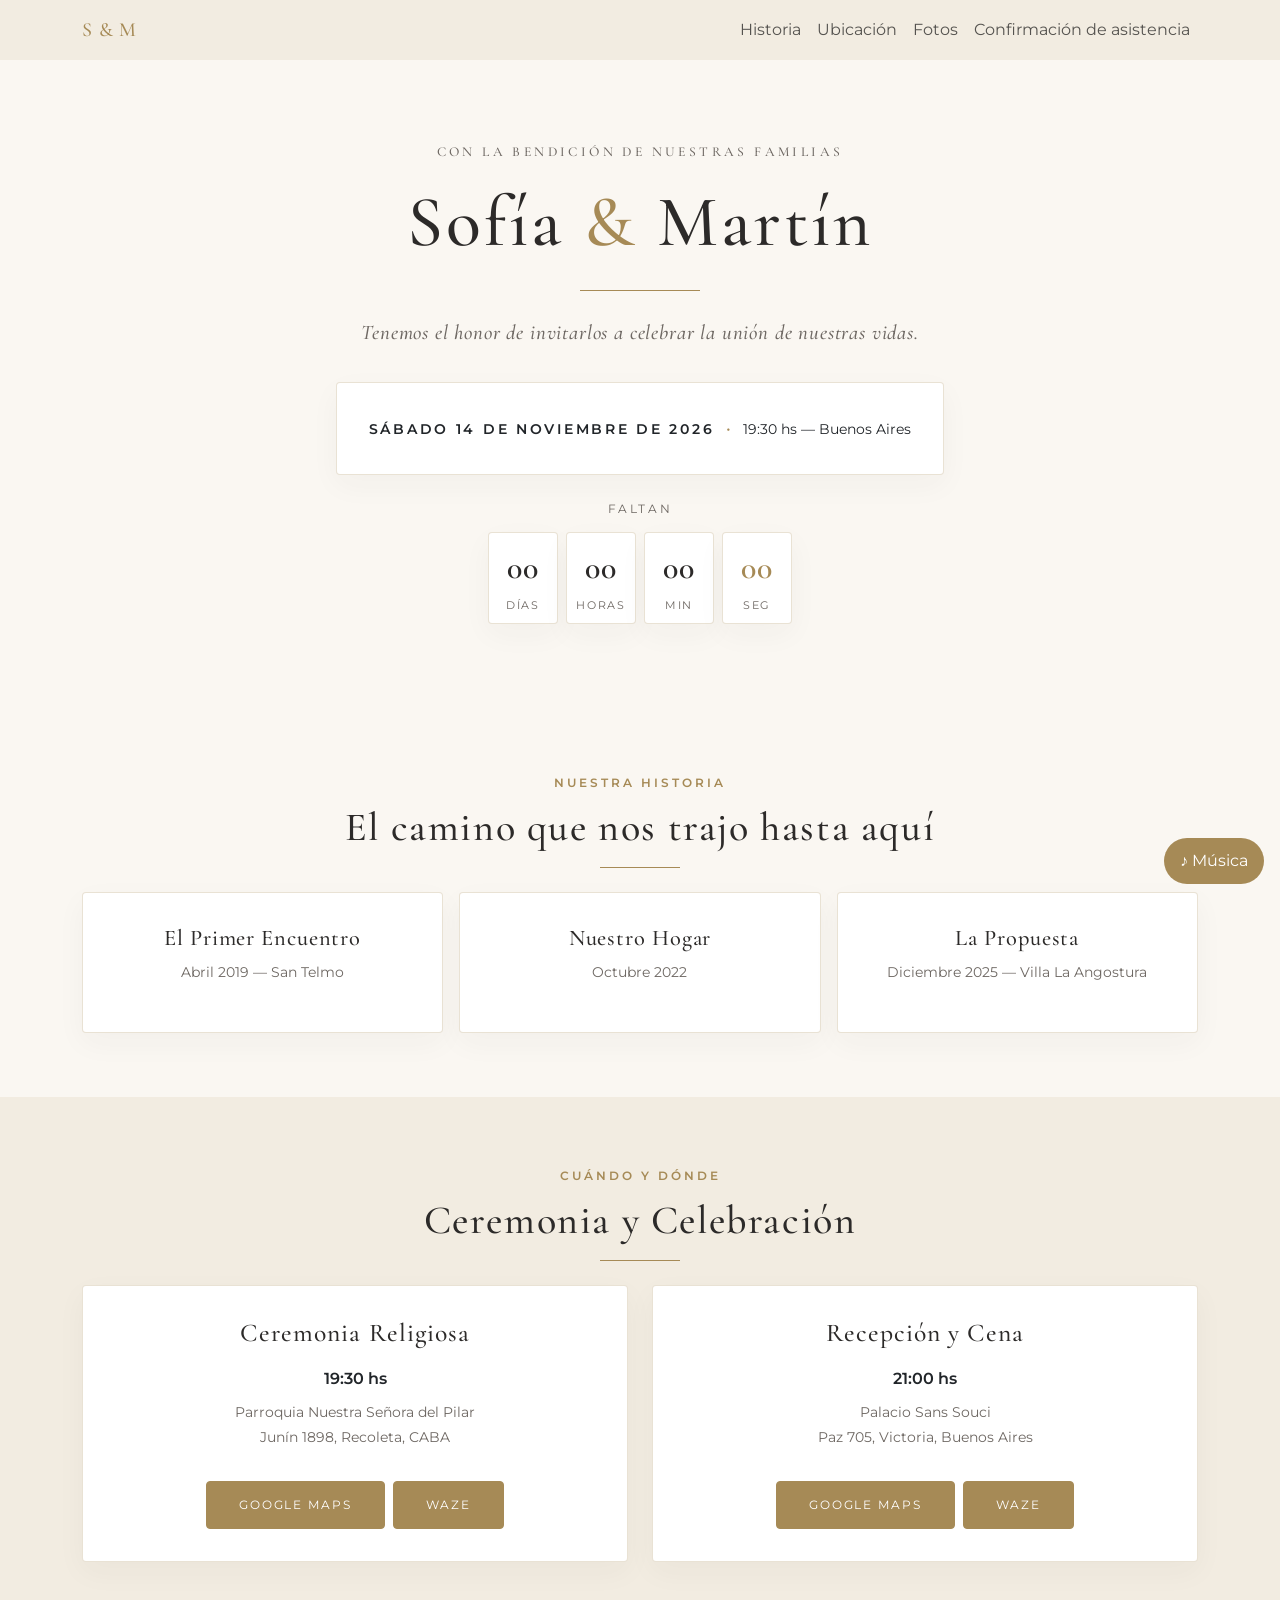
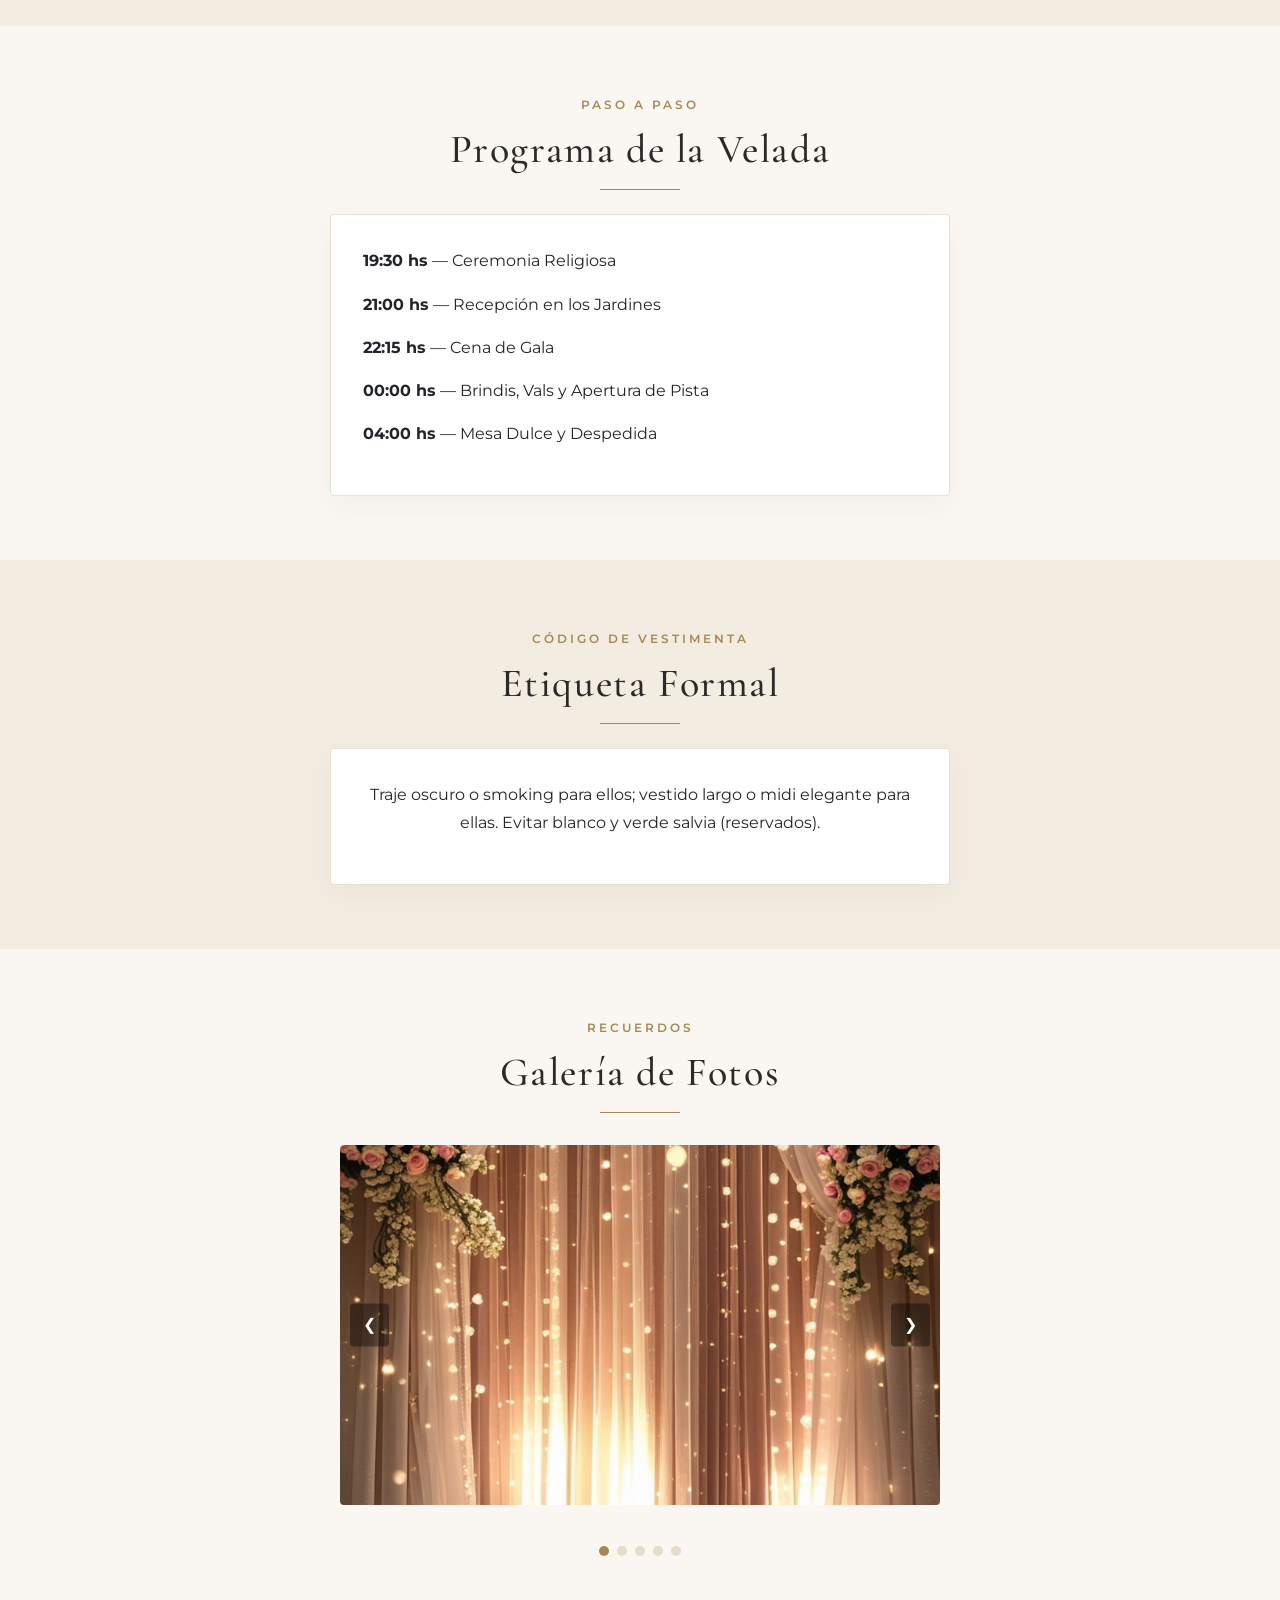
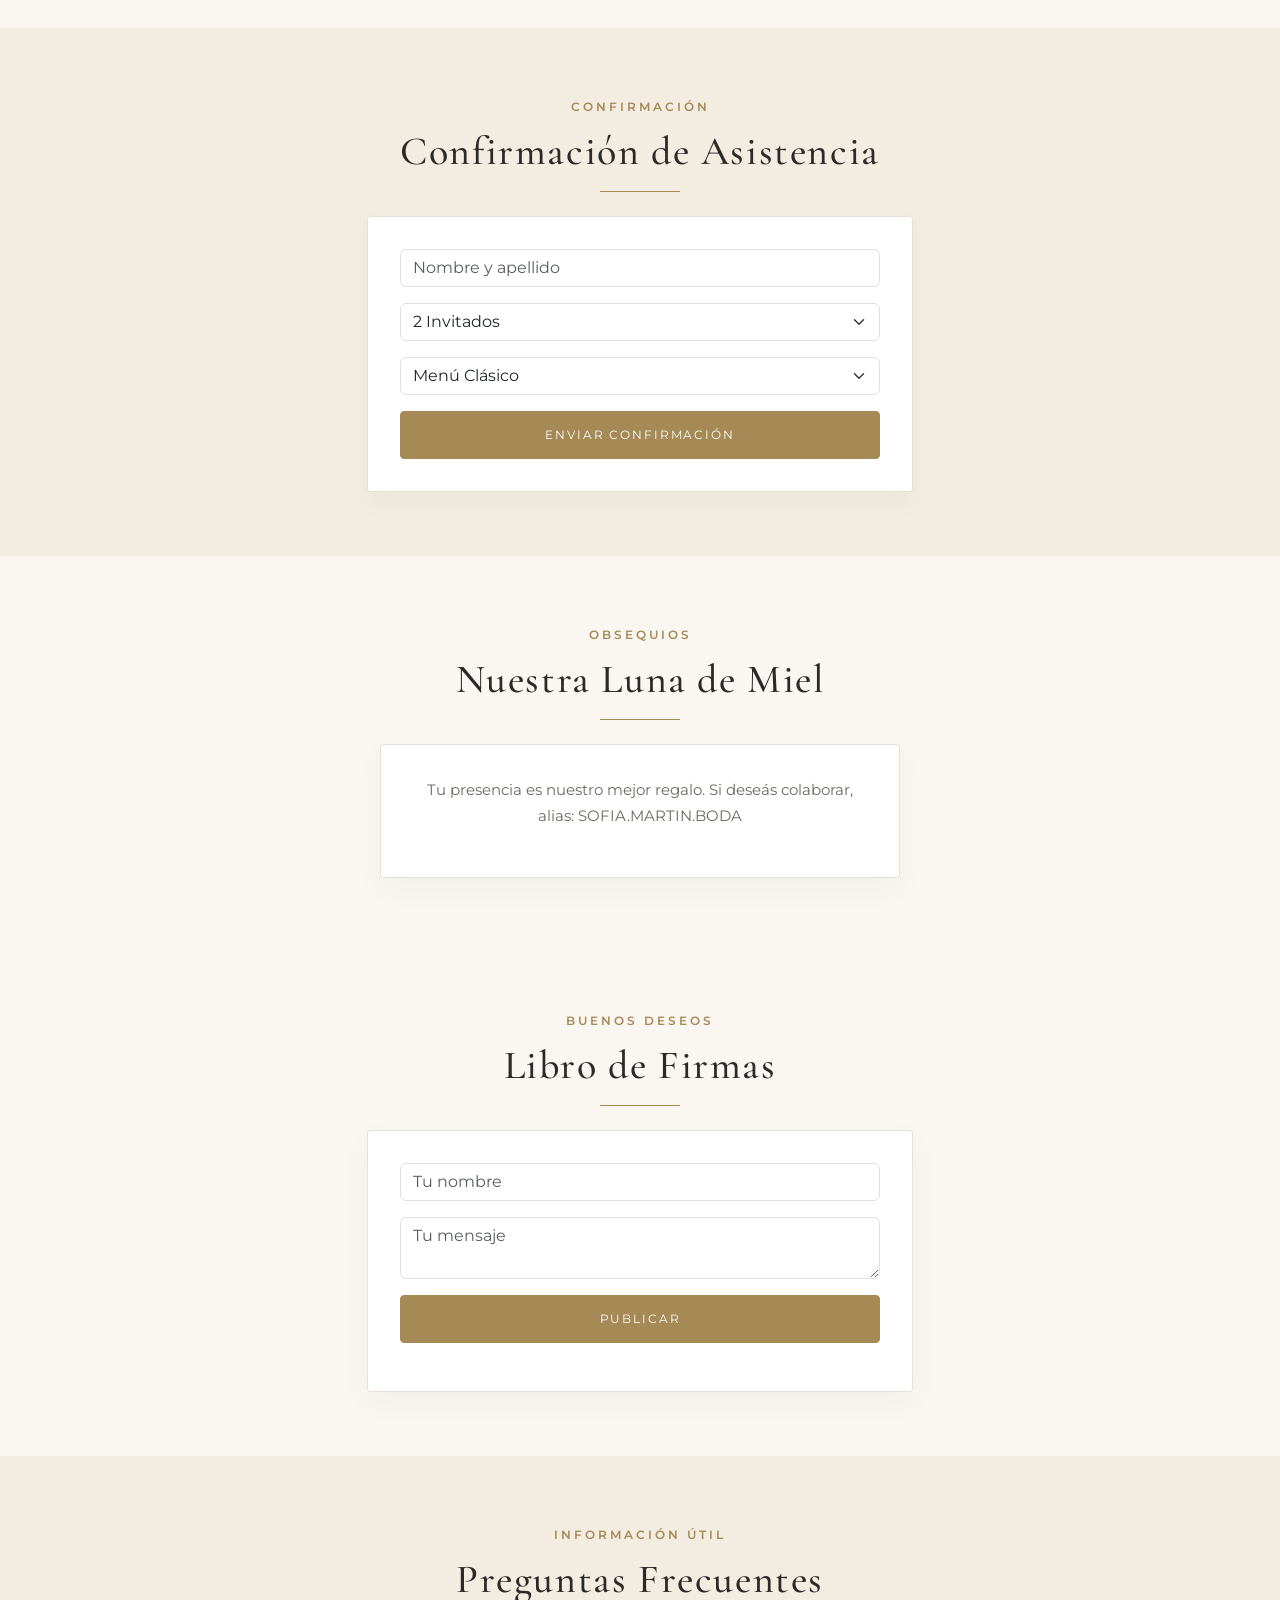
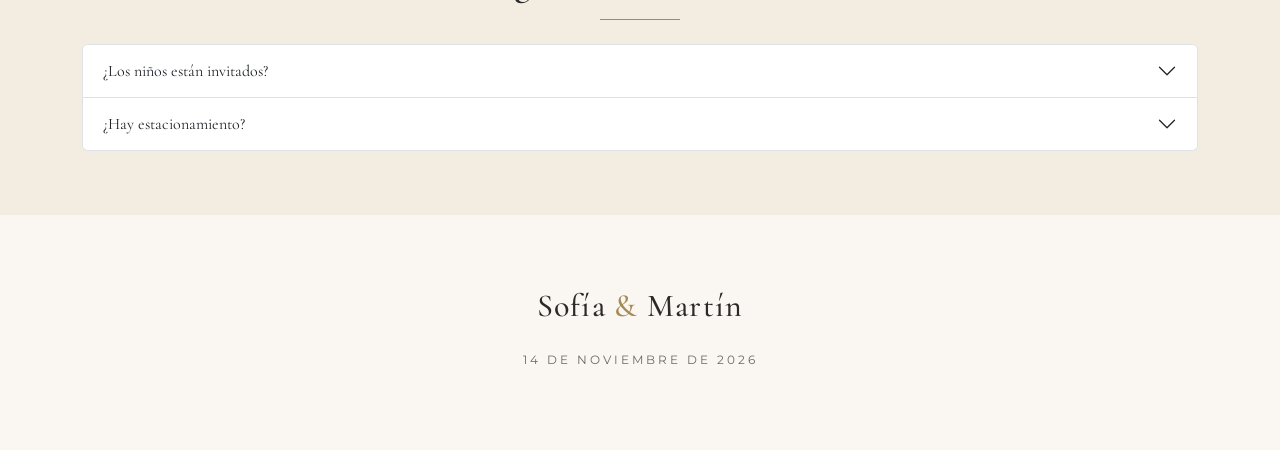
<file: casamiento-editorial/index.html>
<!DOCTYPE html>
<html lang="es">
<head>
<meta charset="UTF-8">
<meta name="viewport" content="width=device-width, initial-scale=1.0">
<title>Sofía & Martín — Editorial</title>
<link href="https://fonts.googleapis.com/css2?family=Cormorant+Garamond:wght@400;500;600&family=Montserrat:wght@300;400;500;600&display=swap" rel="stylesheet">
<link href="https://cdn.jsdelivr.net/npm/bootstrap@5.3.3/dist/css/bootstrap.min.css" rel="stylesheet">
<style>
:root { --bg-primary:#FAF7F2;--bg-secondary:#F2ECE1;--text-main:#2C2A29;--text-muted:#6E6863;--accent:#A68A56;--card-bg:#FFFFFF;--border-color:rgba(166,138,86,0.25);--radius:4px; }
body{background:var(--bg-primary);color:var(--text-main);font-family:'Montserrat',sans-serif;line-height:1.7;margin:0;}
h1,h2,h3,.serif{font-family:'Cormorant Garamond',serif;font-weight:500;letter-spacing:.04em;color:var(--text-main);}
.card{background:var(--card-bg);border:1px solid var(--border-color);border-radius:var(--radius);padding:2rem;box-shadow:0 10px 30px rgba(44,42,41,.04);}
.btn{background:var(--accent);color:#fff;border:1px solid var(--accent);padding:.85rem 2rem;border-radius:var(--radius);text-transform:uppercase;letter-spacing:.15em;font-size:.78rem;cursor:pointer;transition:all .3s;}
.btn:hover{background:transparent;color:var(--accent);}
.carousel{position:relative;max-width:600px;margin:2rem auto;overflow:hidden;border-radius:var(--radius);}
.carousel-track{display:flex;transition:transform .5s ease;}
.carousel-track img{min-width:100%;height:360px;object-fit:cover;}
.carousel-btn{position:absolute;top:50%;transform:translateY(-50%);background:rgba(0,0,0,.4);color:#fff;border:none;padding:.5rem .8rem;cursor:pointer;border-radius:4px;}
.carousel-btn.prev{left:10px;} .carousel-btn.next{right:10px;}
.carousel-dots{text-align:center;margin-top:1rem;}
.carousel-dots span{display:inline-block;width:10px;height:10px;margin:0 4px;border-radius:50%;background:var(--border-color);cursor:pointer;}
.carousel-dots span.active{background:var(--accent);}
body { padding: 0; }
.section-pad { padding: 4rem 1rem; }
.hero { text-align: center; padding: 5rem 1rem; }
</style>
</head>
<body>

<nav class="navbar navbar-expand-lg" style="background:var(--bg-secondary);">
  <div class="container">
    <a class="navbar-brand serif" href="#" style="color:var(--accent);">S & M</a>
    <button class="navbar-toggler" type="button" data-bs-toggle="collapse" data-bs-target="#navMenu"><span class="navbar-toggler-icon"></span></button>
    <div class="collapse navbar-collapse" id="navMenu">
      <ul class="navbar-nav ms-auto">
        <li class="nav-item"><a class="nav-link" href="#historia">Historia</a></li>
        <li class="nav-item"><a class="nav-link" href="#ubicacion">Ubicación</a></li>
        <li class="nav-item"><a class="nav-link" href="#galeria">Fotos</a></li>
        <li class="nav-item"><a class="nav-link" href="#rsvp">Confirmación de asistencia</a></li>
      </ul>
    </div>
  </div>
</nav>

<header class="hero">
  <div class="container">
    <p class="serif" style="text-transform:uppercase;letter-spacing:.25em;font-size:.85rem;color:var(--text-muted);">Con la bendición de nuestras familias</p>
    <h1 class="serif" style="font-size:clamp(2.5rem,8vw,4.5rem);margin:1rem 0;">Sofía <span style="color:var(--accent);">&amp;</span> Martín</h1>
    <div style="width:120px;height:1px;background:var(--accent);margin:1.5rem auto;"></div>
    <p class="serif" style="font-style:italic;font-size:1.3rem;color:var(--text-muted);">Tenemos el honor de invitarlos a celebrar la unión de nuestras vidas.</p>
    <div class="card d-inline-block mt-3">
      <span style="text-transform:uppercase;letter-spacing:.2em;font-size:.85rem;font-weight:600;">Sábado 14 de Noviembre de 2026</span>
      <span style="margin:0 .5rem;color:var(--accent);">•</span>
      <span style="font-size:.85rem;">19:30 hs — Buenos Aires</span>
    </div>
    <div class="mt-4">
      <p style="text-transform:uppercase;letter-spacing:.22em;font-size:.75rem;color:var(--text-muted);margin-bottom:.8rem;">Faltan</p>
      <div class="d-flex gap-2 justify-content-center flex-wrap">
        <div class="card p-2" style="min-width:70px;"><span id="cd-days" class="serif" style="font-size:2rem;font-weight:600;display:block;">00</span><span style="font-size:.7rem;text-transform:uppercase;letter-spacing:.15em;color:var(--text-muted);">Días</span></div>
        <div class="card p-2" style="min-width:70px;"><span id="cd-hours" class="serif" style="font-size:2rem;font-weight:600;display:block;">00</span><span style="font-size:.7rem;text-transform:uppercase;letter-spacing:.15em;color:var(--text-muted);">Horas</span></div>
        <div class="card p-2" style="min-width:70px;"><span id="cd-minutes" class="serif" style="font-size:2rem;font-weight:600;display:block;">00</span><span style="font-size:.7rem;text-transform:uppercase;letter-spacing:.15em;color:var(--text-muted);">Min</span></div>
        <div class="card p-2" style="min-width:70px;"><span id="cd-seconds" class="serif" style="font-size:2rem;font-weight:600;display:block;color:var(--accent);">00</span><span style="font-size:.7rem;text-transform:uppercase;letter-spacing:.15em;color:var(--text-muted);">Seg</span></div>
      </div>
    </div>
  </div>
</header>

<section class="section-pad" id="historia">
  <div class="container">
    <div class="text-center mb-4">
      <span style="text-transform:uppercase;letter-spacing:.25em;font-size:.75rem;color:var(--accent);font-weight:600;">Nuestra Historia</span>
      <h2 class="serif" style="font-size:2.5rem;margin:.5rem 0 1rem;">El camino que nos trajo hasta aquí</h2>
      <div style="width:80px;height:1px;background:var(--accent);margin:0 auto 1.5rem;"></div>
    </div>
    <div class="row g-3">
      <div class="col-md-4"><div class="card text-center h-100"><h3 class="serif" style="font-size:1.4rem;">El Primer Encuentro</h3><p style="color:var(--text-muted);font-size:.9rem;">Abril 2019 — San Telmo</p></div></div>
      <div class="col-md-4"><div class="card text-center h-100"><h3 class="serif" style="font-size:1.4rem;">Nuestro Hogar</h3><p style="color:var(--text-muted);font-size:.9rem;">Octubre 2022</p></div></div>
      <div class="col-md-4"><div class="card text-center h-100"><h3 class="serif" style="font-size:1.4rem;">La Propuesta</h3><p style="color:var(--text-muted);font-size:.9rem;">Diciembre 2025 — Villa La Angostura</p></div></div>
    </div>
  </div>
</section>

<section class="section-pad" id="ubicacion" style="background:var(--bg-secondary);">
  <div class="container">
    <div class="text-center mb-4">
      <span style="text-transform:uppercase;letter-spacing:.25em;font-size:.75rem;color:var(--accent);font-weight:600;">Cuándo y Dónde</span>
      <h2 class="serif" style="font-size:2.5rem;margin:.5rem 0 1rem;">Ceremonia y Celebración</h2>
      <div style="width:80px;height:1px;background:var(--accent);margin:0 auto 1.5rem;"></div>
    </div>
    <div class="row g-4">
      <div class="col-md-6">
        <div class="card h-100 text-center">
          <h3 class="serif" style="font-size:1.6rem;">Ceremonia Religiosa</h3>
          <p style="font-weight:600;margin:.5rem 0;">19:30 hs</p>
          <p style="color:var(--text-muted);font-size:.9rem;">Parroquia Nuestra Señora del Pilar<br>Junín 1898, Recoleta, CABA</p>
          <div class="d-flex gap-2 justify-content-center flex-wrap mt-3">
            <a href="https://www.google.com/maps/search/?api=1&query=Parroquia+Nuestra+Se%C3%B1ora+del+Pilar+Junin+1898+Buenos+Aires" target="_blank" class="btn btn-sm">Google Maps</a>
            <a href="https://waze.com/ul?q=Junin+1898+Buenos+Aires&navigate=yes" target="_blank" class="btn btn-sm">Waze</a>
          </div>
        </div>
      </div>
      <div class="col-md-6">
        <div class="card h-100 text-center">
          <h3 class="serif" style="font-size:1.6rem;">Recepción y Cena</h3>
          <p style="font-weight:600;margin:.5rem 0;">21:00 hs</p>
          <p style="color:var(--text-muted);font-size:.9rem;">Palacio Sans Souci<br>Paz 705, Victoria, Buenos Aires</p>
          <div class="d-flex gap-2 justify-content-center flex-wrap mt-3">
            <a href="https://www.google.com/maps/search/?api=1&query=Palacio+Sans+Souci+Paz+705+Victoria+Buenos+Aires" target="_blank" class="btn btn-sm">Google Maps</a>
            <a href="https://waze.com/ul?q=Palacio+Sans+Souci+Victoria+Buenos+Aires&navigate=yes" target="_blank" class="btn btn-sm">Waze</a>
          </div>
        </div>
      </div>
    </div>
  </div>
</section>

<section class="section-pad" id="cronograma">
  <div class="container">
    <div class="text-center mb-4">
      <span style="text-transform:uppercase;letter-spacing:.25em;font-size:.75rem;color:var(--accent);font-weight:600;">Paso a Paso</span>
      <h2 class="serif" style="font-size:2.5rem;margin:.5rem 0 1rem;">Programa de la Velada</h2>
      <div style="width:80px;height:1px;background:var(--accent);margin:0 auto 1.5rem;"></div>
    </div>
    <div class="card" style="max-width:620px;margin:0 auto;text-align:left;">
      <p><strong>19:30 hs</strong> — Ceremonia Religiosa</p>
      <p><strong>21:00 hs</strong> — Recepción en los Jardines</p>
      <p><strong>22:15 hs</strong> — Cena de Gala</p>
      <p><strong>00:00 hs</strong> — Brindis, Vals y Apertura de Pista</p>
      <p><strong>04:00 hs</strong> — Mesa Dulce y Despedida</p>
    </div>
  </div>
</section>

<section class="section-pad" id="etiqueta" style="background:var(--bg-secondary);">
  <div class="container text-center">
    <span style="text-transform:uppercase;letter-spacing:.25em;font-size:.75rem;color:var(--accent);font-weight:600;">Código de Vestimenta</span>
    <h2 class="serif" style="font-size:2.5rem;margin:.5rem 0 1rem;">Etiqueta Formal</h2>
    <div style="width:80px;height:1px;background:var(--accent);margin:0 auto 1.5rem;"></div>
    <div class="card" style="max-width:620px;margin:0 auto;">
      <p>Traje oscuro o smoking para ellos; vestido largo o midi elegante para ellas. Evitar blanco y verde salvia (reservados).</p>
    </div>
  </div>
</section>

<section class="section-pad" id="galeria">
  <div class="container text-center">
    <span style="text-transform:uppercase;letter-spacing:.25em;font-size:.75rem;color:var(--accent);font-weight:600;">Recuerdos</span>
    <h2 class="serif" style="font-size:2.5rem;margin:.5rem 0 1rem;">Galería de Fotos</h2>
    <div style="width:80px;height:1px;background:var(--accent);margin:0 auto 1.5rem;"></div>
    <div class="carousel">
      <div class="carousel-track" id="carousel-track">
        <img src="IMG/fondo-cortinas.jpg" alt="Foto 1">
        <img src="IMG/ChatGPT Image 13 ago 2026, 01_12_37 a.m..png" alt="Foto 2">
        <img src="IMG/ChatGPT Image 13 ago 2026, 01_47_55 a.m..png" alt="Foto 3">
        <img src="IMG/fondo-cortinas.jpg" alt="Foto 4">
        <img src="IMG/ChatGPT Image 13 ago 2026, 01_12_37 a.m..png" alt="Foto 5">
      </div>
      <button class="carousel-btn prev" onclick="moveCarousel(-1)">&#10094;</button>
      <button class="carousel-btn next" onclick="moveCarousel(1)">&#10095;</button>
    </div>
    <div class="carousel-dots" id="carousel-dots"></div>
  </div>
</section>

<section class="section-pad" id="rsvp" style="background:var(--bg-secondary);">
  <div class="container">
    <div class="text-center mb-4">
      <span style="text-transform:uppercase;letter-spacing:.25em;font-size:.75rem;color:var(--accent);font-weight:600;">Confirmación</span>
      <h2 class="serif" style="font-size:2.5rem;margin:.5rem 0 1rem;">Confirmación de Asistencia</h2>
      <div style="width:80px;height:1px;background:var(--accent);margin:0 auto 1.5rem;"></div>
    </div>
    <div class="row justify-content-center">
      <div class="col-md-6">
        <div class="card">
          <form id="rsvp-form">
            <div class="mb-3"><input type="text" id="rsvp-name" class="form-control" placeholder="Nombre y apellido" required></div>
            <div class="mb-3">
              <select id="rsvp-guests" class="form-select">
                <option value="1">1 Invitado</option>
                <option value="2" selected>2 Invitados</option>
                <option value="3">3 Invitados</option>
              </select>
            </div>
            <div class="mb-3">
              <select id="rsvp-diet" class="form-select">
                <option value="Clásico">Menú Clásico</option>
                <option value="Vegetariano">Vegetariano</option>
                <option value="Vegano">Vegano</option>
                <option value="Celíaco">Sin TACC</option>
              </select>
            </div>
            <button type="submit" class="btn w-100">Enviar Confirmación</button>
          </form>
          <p id="rsvp-success" style="display:none;margin-top:1rem;color:var(--accent);font-weight:600;text-align:center;">¡Gracias por confirmar!</p>
        </div>
      </div>
    </div>
  </div>
</section>

<section class="section-pad" id="presentes">
  <div class="container text-center">
    <span style="text-transform:uppercase;letter-spacing:.25em;font-size:.75rem;color:var(--accent);font-weight:600;">Obsequios</span>
    <h2 class="serif" style="font-size:2.5rem;margin:.5rem 0 1rem;">Nuestra Luna de Miel</h2>
    <div style="width:80px;height:1px;background:var(--accent);margin:0 auto 1.5rem;"></div>
    <div class="card" style="max-width:520px;margin:0 auto;">
      <p style="color:var(--text-muted);font-size:.95rem;">Tu presencia es nuestro mejor regalo. Si deseás colaborar, alias: SOFIA.MARTIN.BODA</p>
    </div>
  </div>
</section>

<section class="section-pad" id="guestbook">
  <div class="container">
    <div class="text-center mb-4">
      <span style="text-transform:uppercase;letter-spacing:.25em;font-size:.75rem;color:var(--accent);font-weight:600;">Buenos Deseos</span>
      <h2 class="serif" style="font-size:2.5rem;margin:.5rem 0 1rem;">Libro de Firmas</h2>
      <div style="width:80px;height:1px;background:var(--accent);margin:0 auto 1.5rem;"></div>
    </div>
    <div class="row justify-content-center">
      <div class="col-md-6">
        <div class="card">
          <form id="guestbook-form">
            <div class="mb-3"><input type="text" id="gb-author" class="form-control" placeholder="Tu nombre" required></div>
            <div class="mb-3"><textarea id="gb-message" class="form-control" rows="2" placeholder="Tu mensaje" required></textarea></div>
            <button type="submit" class="btn w-100">Publicar</button>
          </form>
          <div id="guestbook-wall" class="mt-3"></div>
        </div>
      </div>
    </div>
  </div>
</section>

<section class="section-pad" id="faq" style="background:var(--bg-secondary);">
  <div class="container">
    <div class="text-center mb-4">
      <span style="text-transform:uppercase;letter-spacing:.25em;font-size:.75rem;color:var(--accent);font-weight:600;">Información Útil</span>
      <h2 class="serif" style="font-size:2.5rem;margin:.5rem 0 1rem;">Preguntas Frecuentes</h2>
      <div style="width:80px;height:1px;background:var(--accent);margin:0 auto 1.5rem;"></div>
    </div>
    <div class="accordion" id="faqAccordion">
      <div class="accordion-item">
        <h2 class="accordion-header"><button class="accordion-button collapsed" type="button" data-bs-toggle="collapse" data-bs-target="#f1">¿Los niños están invitados?</button></h2>
        <div id="f1" class="accordion-collapse collapse" data-bs-parent="#faqAccordion"><div class="accordion-body">Los niños de la familia son muy bienvenidos. Contaremos con menú infantil.</div></div>
      </div>
      <div class="accordion-item">
        <h2 class="accordion-header"><button class="accordion-button collapsed" type="button" data-bs-toggle="collapse" data-bs-target="#f2">¿Hay estacionamiento?</button></h2>
        <div id="f2" class="accordion-collapse collapse" data-bs-parent="#faqAccordion"><div class="accordion-body">Sí, estacionamiento privado y valet parking sin cargo.</div></div>
      </div>
    </div>
  </div>
</section>

<footer class="section-pad text-center">
  <div class="container">
    <p class="serif" style="font-size:2rem;">Sofía <span style="color:var(--accent);">&amp;</span> Martín</p>
    <p style="text-transform:uppercase;letter-spacing:.25em;font-size:.75rem;color:var(--text-muted);margin-top:.5rem;">14 de Noviembre de 2026</p>
  </div>
</footer>

<audio id="bg-audio" loop preload="none" src="Kali Uchis - All I Can Say.mp3"></audio>
<button onclick="var a=document.getElementById('bg-audio'); a.paused?a.play():a.pause();" style="position:fixed;bottom:1rem;right:1rem;padding:.6rem 1rem;border-radius:50px;background:var(--accent);color:#fff;border:none;cursor:pointer;z-index:1000;">♪ Música</button>

<script src="https://cdn.jsdelivr.net/npm/bootstrap@5.3.3/dist/js/bootstrap.bundle.min.js"></script>
<script>
  const weddingDate = new Date('2026-11-14T19:30:00-03:00').getTime();
  function updateCountdown() {
    const now = Date.now();
    let distance = weddingDate - now;
    if (distance < 0) distance = 0;
    const days = Math.floor(distance / (1000*60*60*24));
    const hours = Math.floor((distance % (1000*60*60*24))/(1000*60*60));
    const minutes = Math.floor((distance % (1000*60*60))/(1000*60));
    const seconds = Math.floor((distance % (1000*60))/1000);
    document.getElementById('cd-days').textContent = String(days).padStart(2,'0');
    document.getElementById('cd-hours').textContent = String(hours).padStart(2,'0');
    document.getElementById('cd-minutes').textContent = String(minutes).padStart(2,'0');
    document.getElementById('cd-seconds').textContent = String(seconds).padStart(2,'0');
  }
  setInterval(updateCountdown, 1000);
  updateCountdown();

  let carouselIndex = 0;
  const track = document.getElementById('carousel-track');
  const imgs = track.querySelectorAll('img');
  const dotsContainer = document.getElementById('carousel-dots');
  imgs.forEach((_,i) => {
    const d = document.createElement('span');
    d.addEventListener('click', () => { carouselIndex = i; updateCarousel(); });
    dotsContainer.appendChild(d);
  });
  function updateCarousel() {
    track.style.transform = 'translateX(-' + (carouselIndex * 100) + '%)';
    dotsContainer.querySelectorAll('span').forEach((s,i) => s.classList.toggle('active', i===carouselIndex));
  }
  function moveCarousel(dir) {
    carouselIndex = (carouselIndex + dir + imgs.length) % imgs.length;
    updateCarousel();
  }
  updateCarousel();

  document.getElementById('rsvp-form').addEventListener('submit', (e) => {
    e.preventDefault();
    const name = document.getElementById('rsvp-name').value.trim();
    if (!name) return;
    const guests = document.getElementById('rsvp-guests').value;
    const diet = document.getElementById('rsvp-diet').value;
    const msg = 'Hola! Confirmo asistencia: ' + name + '. Cantidad: ' + guests + '. Menu: ' + diet + '.';
    const url = 'https://wa.me/5491169143742?text=' + encodeURIComponent(msg);
    window.open(url, '_blank');
    document.getElementById('rsvp-success').style.display = 'block';
  });

  const GB_KEY = 'wedding_guestbook';
  function loadGuestbook() { try { return JSON.parse(localStorage.getItem(GB_KEY) || '[]'); } catch(e){ return []; } }
  function saveGuestbook(entries) { localStorage.setItem(GB_KEY, JSON.stringify(entries)); }
  function renderGuestbook() {
    const wall = document.getElementById('guestbook-wall');
    const entries = loadGuestbook();
    wall.innerHTML = entries.map(e => '<div class="card mt-2"><p style="font-style:italic;">"' + e.message + '"</p><p style="font-size:.8rem;color:var(--text-muted);">— ' + e.author + '</p></div>').join('');
  }
  renderGuestbook();
  document.getElementById('guestbook-form').addEventListener('submit', (e) => {
    e.preventDefault();
    const author = document.getElementById('gb-author').value.trim();
    const message = document.getElementById('gb-message').value.trim();
    if (!author || !message) return;
    const entries = loadGuestbook();
    entries.unshift({ author, message });
    saveGuestbook(entries);
    document.getElementById('gb-author').value = '';
    document.getElementById('gb-message').value = '';
    renderGuestbook();
  });
</script>
</body>
</html>
</file>
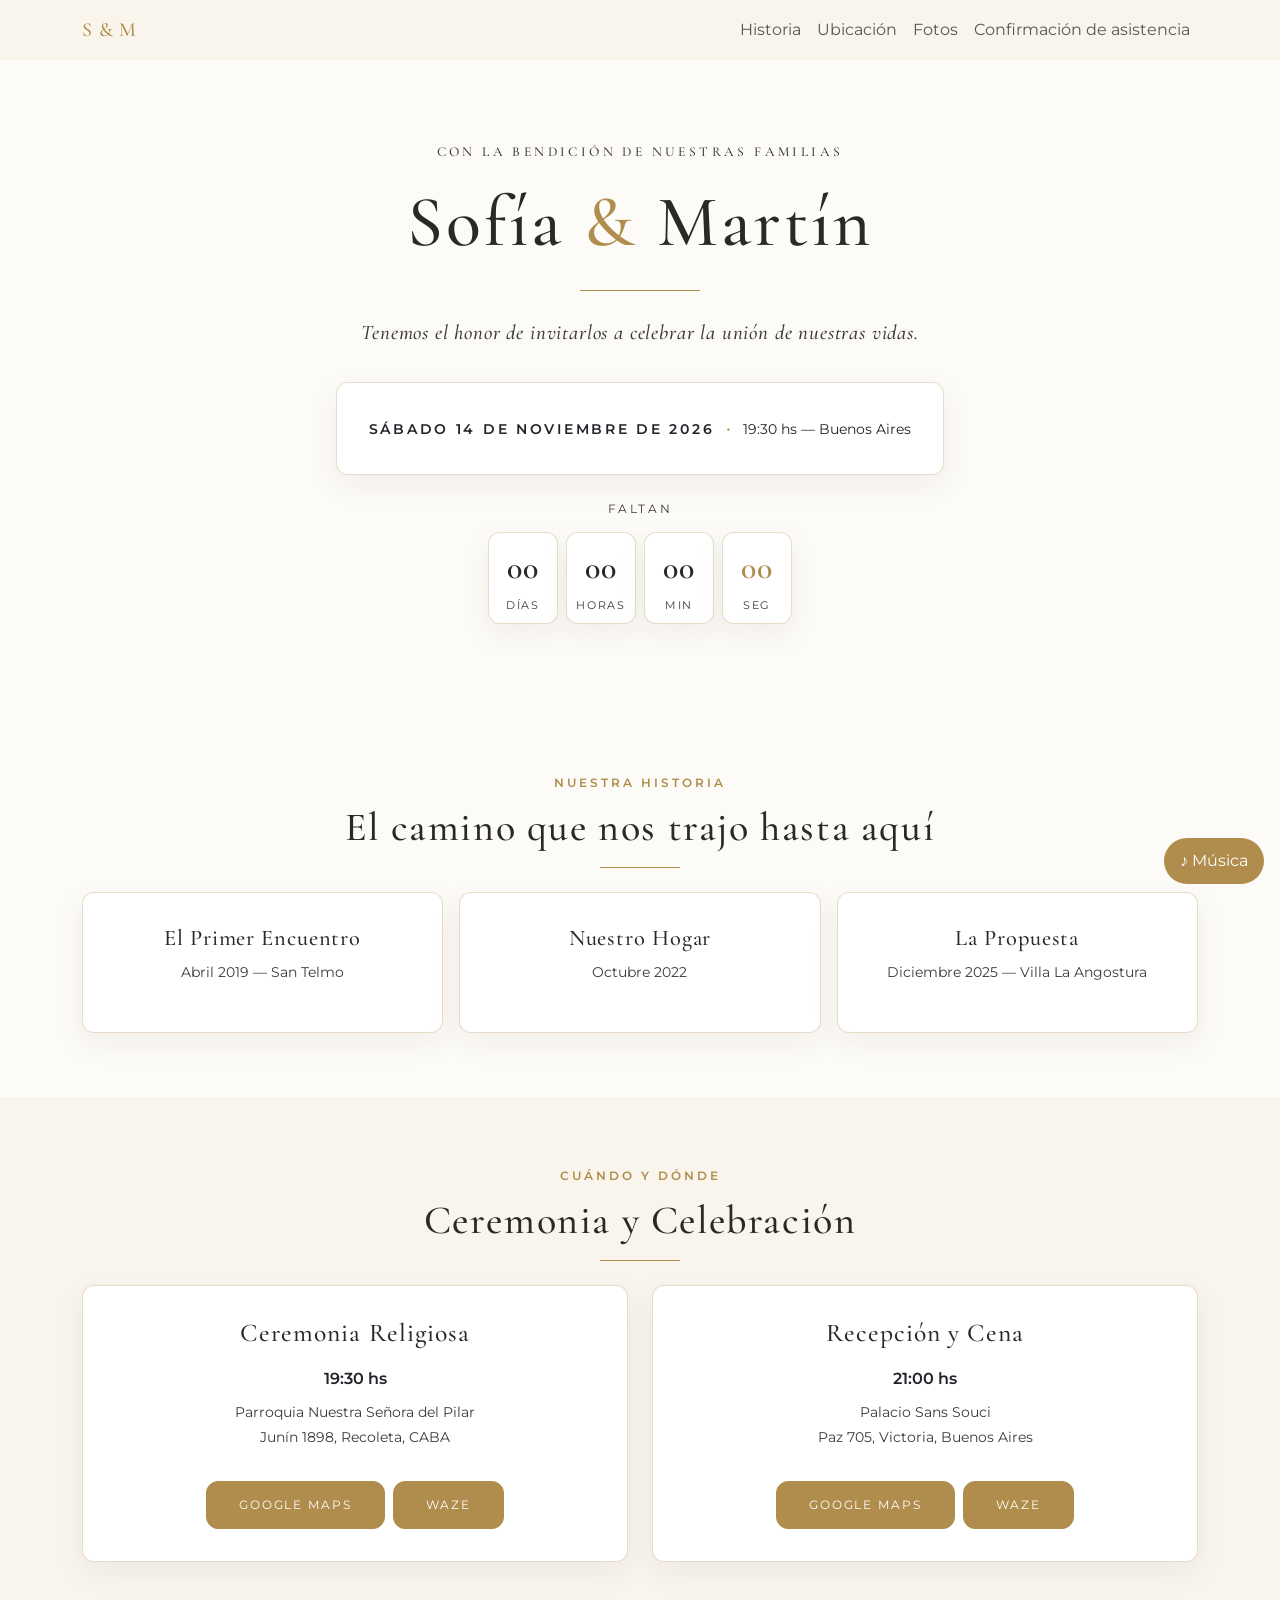
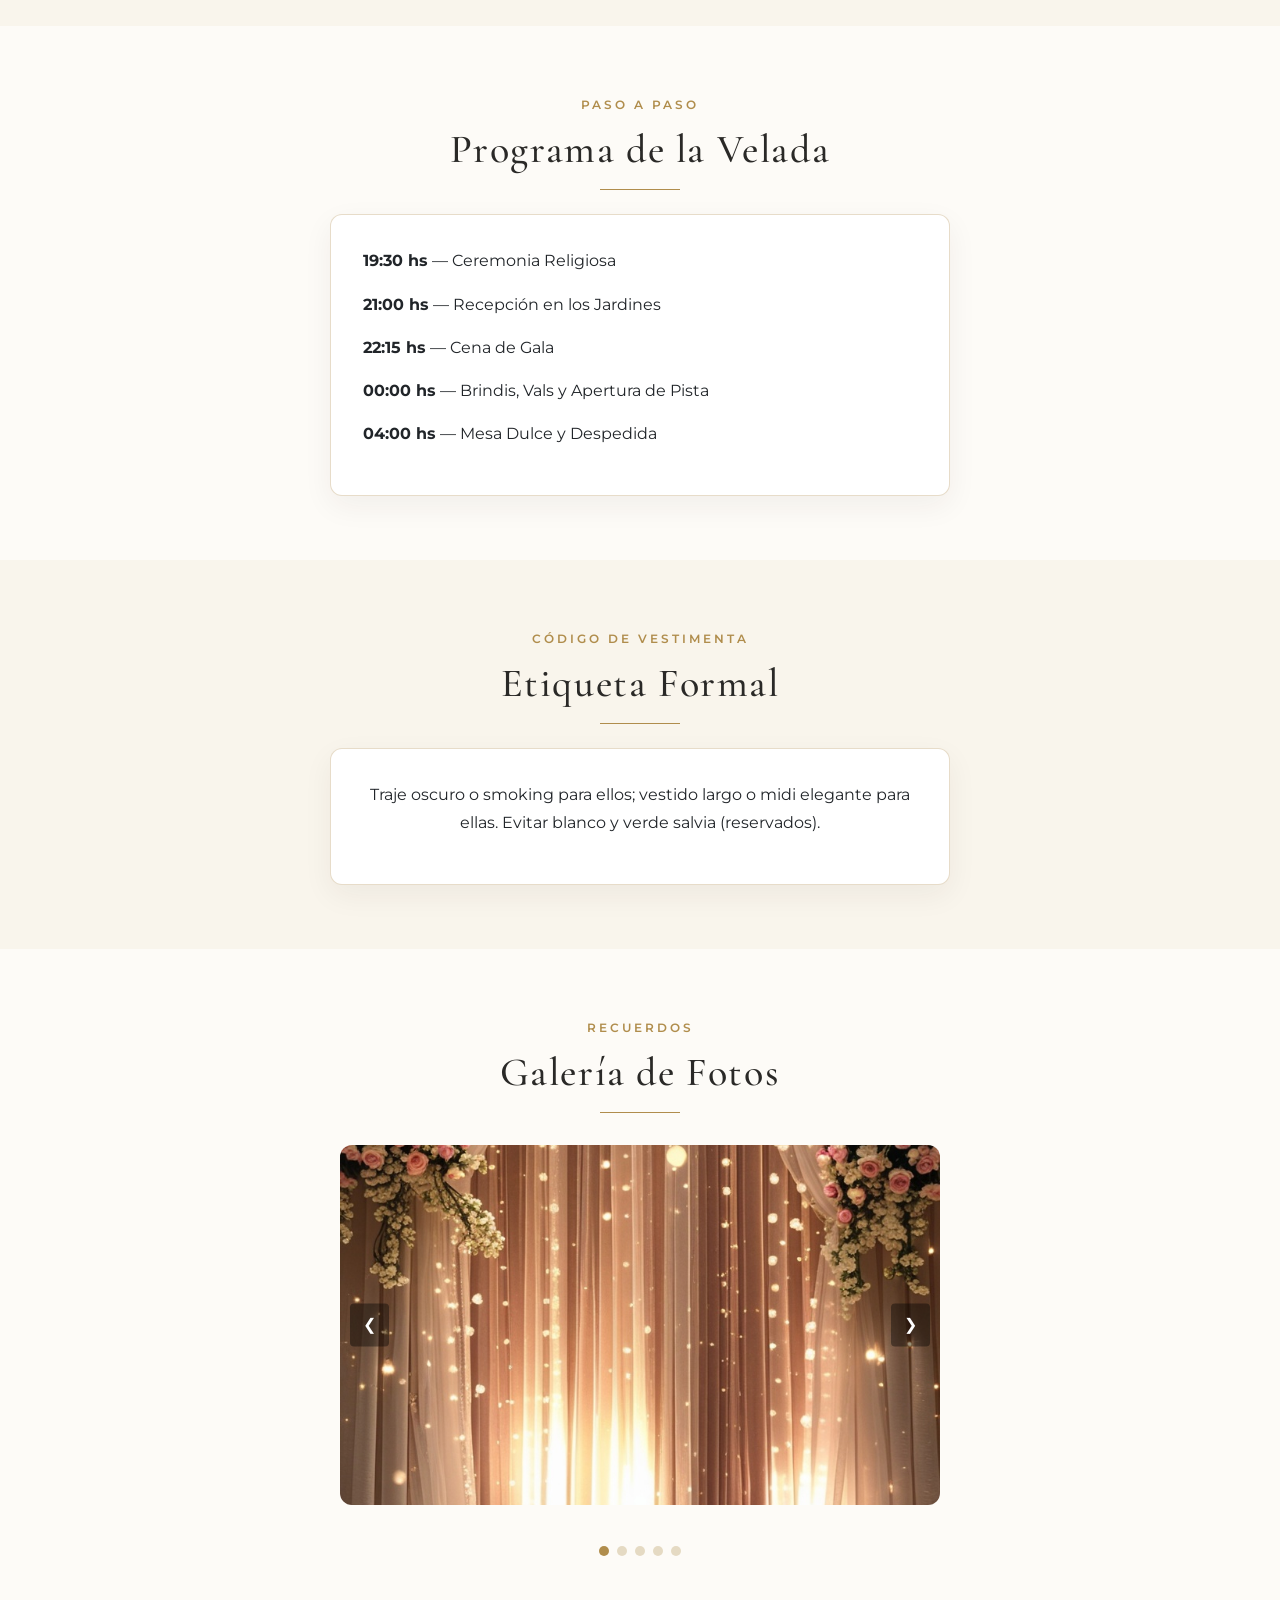
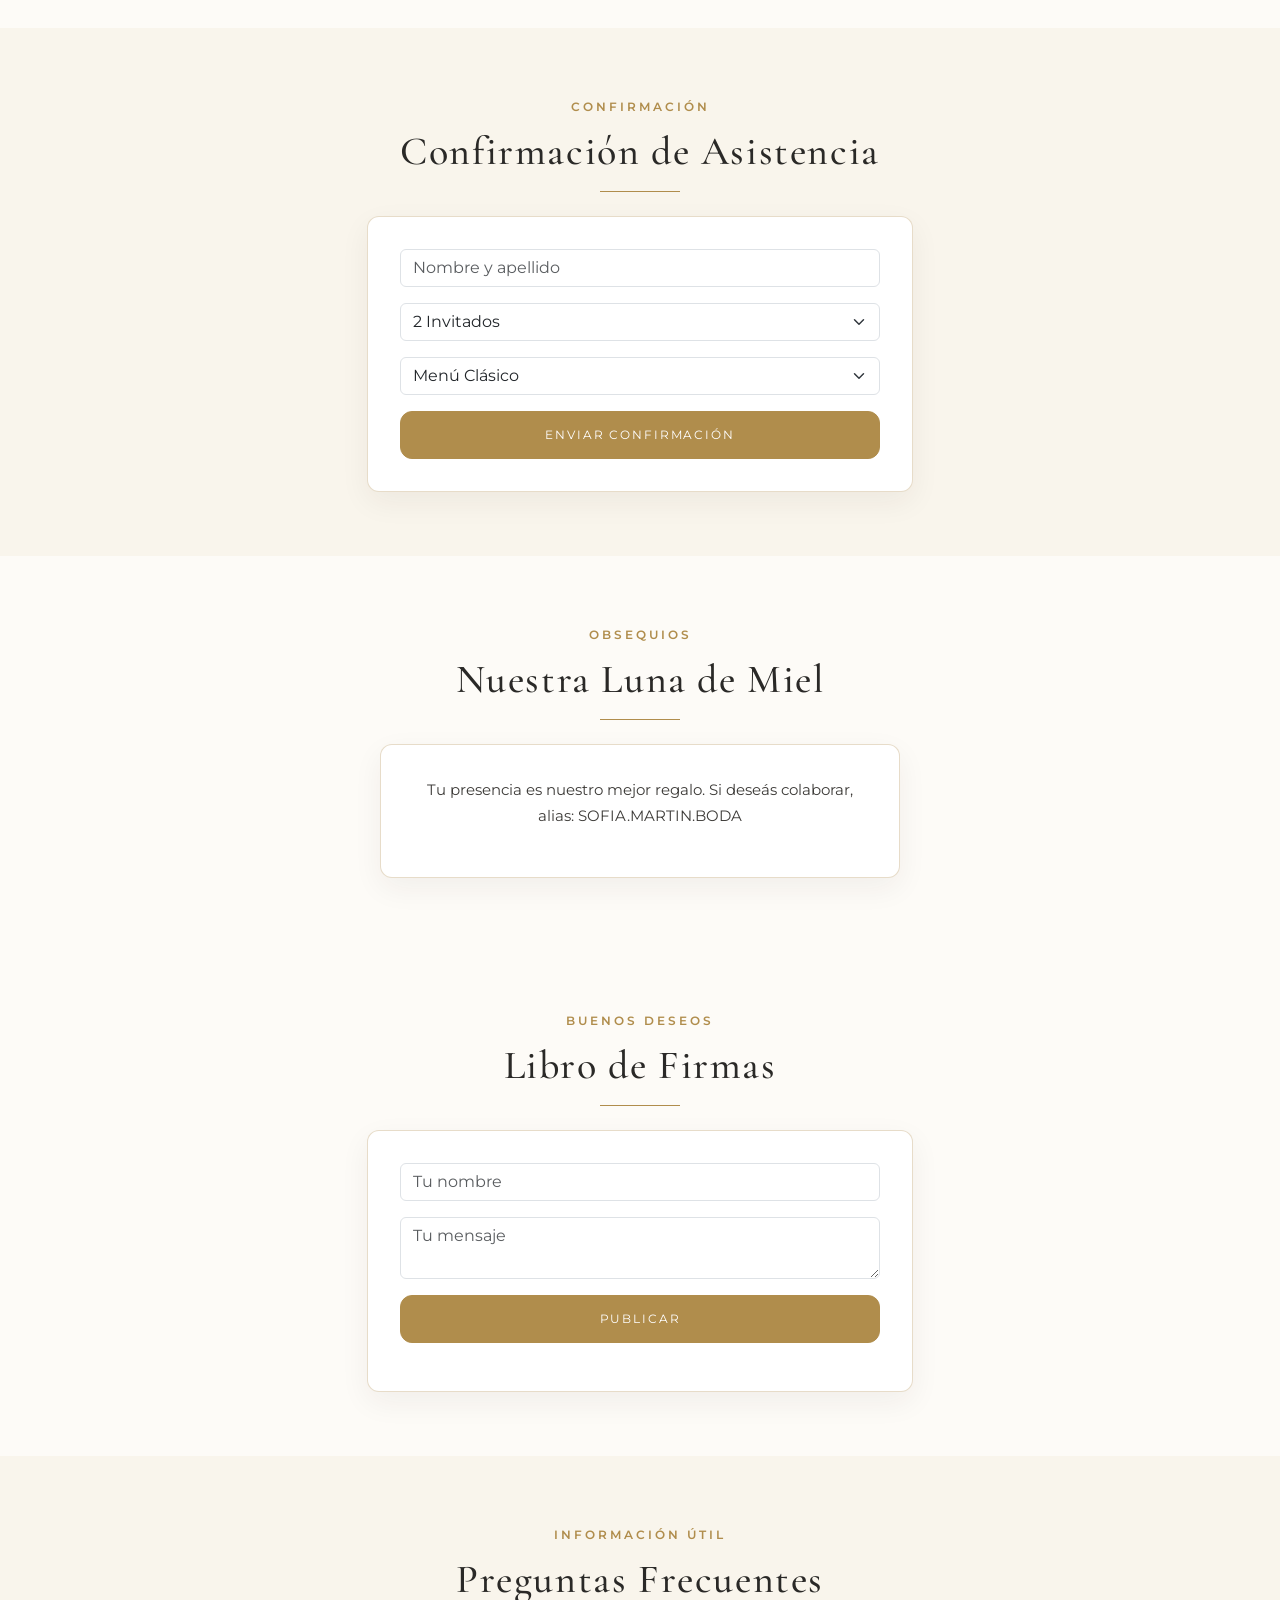
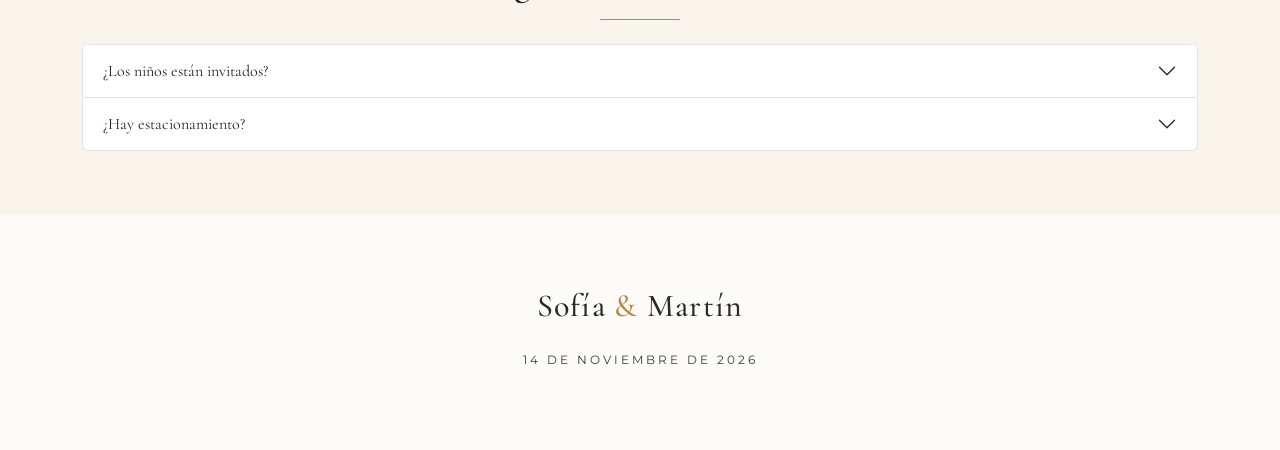
<file: casamiento-extendido/index.html>
<!DOCTYPE html>
<html lang="es">
<head>
<meta charset="UTF-8">
<meta name="viewport" content="width=device-width, initial-scale=1.0">
<title>Sofía & Martín — Extendido</title>
<link href="https://fonts.googleapis.com/css2?family=Cormorant+Garamond:wght@400;500;600&family=Montserrat:wght@300;400;500;600&display=swap" rel="stylesheet">
<link href="https://cdn.jsdelivr.net/npm/bootstrap@5.3.3/dist/css/bootstrap.min.css" rel="stylesheet">
<style>
:root { --bg-primary:#FDFBF7;--bg-secondary:#F9F5EC;--text-main:#2A2927;--text-muted:#3D3B38;--accent:#B08D4C;--card-bg:#FFFFFF;--border-color:rgba(176,141,76,0.3);--radius:12px; }
body{background:var(--bg-primary);color:var(--text-main);font-family:'Montserrat',sans-serif;line-height:1.7;margin:0;}
h1,h2,h3,.serif{font-family:'Cormorant Garamond',serif;font-weight:500;letter-spacing:.04em;color:var(--text-main);}
.card{background:var(--card-bg);border:1px solid var(--border-color);border-radius:var(--radius);padding:2rem;box-shadow:0 10px 30px rgba(44,42,41,.06);}
.btn{background:var(--accent);color:#fff;border:1px solid var(--accent);padding:.85rem 2rem;border-radius:var(--radius);text-transform:uppercase;letter-spacing:.15em;font-size:.78rem;cursor:pointer;transition:all .3s;}
.btn:hover{background:transparent;color:var(--accent);}
.carousel{position:relative;max-width:600px;margin:2rem auto;overflow:hidden;border-radius:var(--radius);}
.carousel-track{display:flex;transition:transform .5s ease;}
.carousel-track img{min-width:100%;height:360px;object-fit:cover;}
.carousel-btn{position:absolute;top:50%;transform:translateY(-50%);background:rgba(0,0,0,.4);color:#fff;border:none;padding:.5rem .8rem;cursor:pointer;border-radius:4px;}
.carousel-btn.prev{left:10px;} .carousel-btn.next{right:10px;}
.carousel-dots{text-align:center;margin-top:1rem;}
.carousel-dots span{display:inline-block;width:10px;height:10px;margin:0 4px;border-radius:50%;background:var(--border-color);cursor:pointer;}
.carousel-dots span.active{background:var(--accent);}
body { padding: 0; }
.section-pad { padding: 4rem 1rem; }
.hero { text-align: center; padding: 5rem 1rem; }
</style>
</head>
<body>

<nav class="navbar navbar-expand-lg" style="background:var(--bg-secondary);">
  <div class="container">
    <a class="navbar-brand serif" href="#" style="color:var(--accent);">S & M</a>
    <button class="navbar-toggler" type="button" data-bs-toggle="collapse" data-bs-target="#navMenu"><span class="navbar-toggler-icon"></span></button>
    <div class="collapse navbar-collapse" id="navMenu">
      <ul class="navbar-nav ms-auto">
        <li class="nav-item"><a class="nav-link" href="#historia">Historia</a></li>
        <li class="nav-item"><a class="nav-link" href="#ubicacion">Ubicación</a></li>
        <li class="nav-item"><a class="nav-link" href="#galeria">Fotos</a></li>
        <li class="nav-item"><a class="nav-link" href="#rsvp">Confirmación de asistencia</a></li>
      </ul>
    </div>
  </div>
</nav>

<header class="hero">
  <div class="container">
    <p class="serif" style="text-transform:uppercase;letter-spacing:.25em;font-size:.85rem;color:var(--text-muted);">Con la bendición de nuestras familias</p>
    <h1 class="serif" style="font-size:clamp(2.5rem,8vw,4.5rem);margin:1rem 0;">Sofía <span style="color:var(--accent);">&amp;</span> Martín</h1>
    <div style="width:120px;height:1px;background:var(--accent);margin:1.5rem auto;"></div>
    <p class="serif" style="font-style:italic;font-size:1.3rem;color:var(--text-muted);">Tenemos el honor de invitarlos a celebrar la unión de nuestras vidas.</p>
    <div class="card d-inline-block mt-3">
      <span style="text-transform:uppercase;letter-spacing:.2em;font-size:.85rem;font-weight:600;">Sábado 14 de Noviembre de 2026</span>
      <span style="margin:0 .5rem;color:var(--accent);">•</span>
      <span style="font-size:.85rem;">19:30 hs — Buenos Aires</span>
    </div>
    <div class="mt-4">
      <p style="text-transform:uppercase;letter-spacing:.22em;font-size:.75rem;color:var(--text-muted);margin-bottom:.8rem;">Faltan</p>
      <div class="d-flex gap-2 justify-content-center flex-wrap">
        <div class="card p-2" style="min-width:70px;"><span id="cd-days" class="serif" style="font-size:2rem;font-weight:600;display:block;">00</span><span style="font-size:.7rem;text-transform:uppercase;letter-spacing:.15em;color:var(--text-muted);">Días</span></div>
        <div class="card p-2" style="min-width:70px;"><span id="cd-hours" class="serif" style="font-size:2rem;font-weight:600;display:block;">00</span><span style="font-size:.7rem;text-transform:uppercase;letter-spacing:.15em;color:var(--text-muted);">Horas</span></div>
        <div class="card p-2" style="min-width:70px;"><span id="cd-minutes" class="serif" style="font-size:2rem;font-weight:600;display:block;">00</span><span style="font-size:.7rem;text-transform:uppercase;letter-spacing:.15em;color:var(--text-muted);">Min</span></div>
        <div class="card p-2" style="min-width:70px;"><span id="cd-seconds" class="serif" style="font-size:2rem;font-weight:600;display:block;color:var(--accent);">00</span><span style="font-size:.7rem;text-transform:uppercase;letter-spacing:.15em;color:var(--text-muted);">Seg</span></div>
      </div>
    </div>
  </div>
</header>

<section class="section-pad" id="historia">
  <div class="container">
    <div class="text-center mb-4">
      <span style="text-transform:uppercase;letter-spacing:.25em;font-size:.75rem;color:var(--accent);font-weight:600;">Nuestra Historia</span>
      <h2 class="serif" style="font-size:2.5rem;margin:.5rem 0 1rem;">El camino que nos trajo hasta aquí</h2>
      <div style="width:80px;height:1px;background:var(--accent);margin:0 auto 1.5rem;"></div>
    </div>
    <div class="row g-3">
      <div class="col-md-4"><div class="card text-center h-100"><h3 class="serif" style="font-size:1.4rem;">El Primer Encuentro</h3><p style="color:var(--text-muted);font-size:.9rem;">Abril 2019 — San Telmo</p></div></div>
      <div class="col-md-4"><div class="card text-center h-100"><h3 class="serif" style="font-size:1.4rem;">Nuestro Hogar</h3><p style="color:var(--text-muted);font-size:.9rem;">Octubre 2022</p></div></div>
      <div class="col-md-4"><div class="card text-center h-100"><h3 class="serif" style="font-size:1.4rem;">La Propuesta</h3><p style="color:var(--text-muted);font-size:.9rem;">Diciembre 2025 — Villa La Angostura</p></div></div>
    </div>
  </div>
</section>

<section class="section-pad" id="ubicacion" style="background:var(--bg-secondary);">
  <div class="container">
    <div class="text-center mb-4">
      <span style="text-transform:uppercase;letter-spacing:.25em;font-size:.75rem;color:var(--accent);font-weight:600;">Cuándo y Dónde</span>
      <h2 class="serif" style="font-size:2.5rem;margin:.5rem 0 1rem;">Ceremonia y Celebración</h2>
      <div style="width:80px;height:1px;background:var(--accent);margin:0 auto 1.5rem;"></div>
    </div>
    <div class="row g-4">
      <div class="col-md-6">
        <div class="card h-100 text-center">
          <h3 class="serif" style="font-size:1.6rem;">Ceremonia Religiosa</h3>
          <p style="font-weight:600;margin:.5rem 0;">19:30 hs</p>
          <p style="color:var(--text-muted);font-size:.9rem;">Parroquia Nuestra Señora del Pilar<br>Junín 1898, Recoleta, CABA</p>
          <div class="d-flex gap-2 justify-content-center flex-wrap mt-3">
            <a href="https://www.google.com/maps/search/?api=1&query=Parroquia+Nuestra+Se%C3%B1ora+del+Pilar+Junin+1898+Buenos+Aires" target="_blank" class="btn btn-sm">Google Maps</a>
            <a href="https://waze.com/ul?q=Junin+1898+Buenos+Aires&navigate=yes" target="_blank" class="btn btn-sm">Waze</a>
          </div>
        </div>
      </div>
      <div class="col-md-6">
        <div class="card h-100 text-center">
          <h3 class="serif" style="font-size:1.6rem;">Recepción y Cena</h3>
          <p style="font-weight:600;margin:.5rem 0;">21:00 hs</p>
          <p style="color:var(--text-muted);font-size:.9rem;">Palacio Sans Souci<br>Paz 705, Victoria, Buenos Aires</p>
          <div class="d-flex gap-2 justify-content-center flex-wrap mt-3">
            <a href="https://www.google.com/maps/search/?api=1&query=Palacio+Sans+Souci+Paz+705+Victoria+Buenos+Aires" target="_blank" class="btn btn-sm">Google Maps</a>
            <a href="https://waze.com/ul?q=Palacio+Sans+Souci+Victoria+Buenos+Aires&navigate=yes" target="_blank" class="btn btn-sm">Waze</a>
          </div>
        </div>
      </div>
    </div>
  </div>
</section>

<section class="section-pad" id="cronograma">
  <div class="container">
    <div class="text-center mb-4">
      <span style="text-transform:uppercase;letter-spacing:.25em;font-size:.75rem;color:var(--accent);font-weight:600;">Paso a Paso</span>
      <h2 class="serif" style="font-size:2.5rem;margin:.5rem 0 1rem;">Programa de la Velada</h2>
      <div style="width:80px;height:1px;background:var(--accent);margin:0 auto 1.5rem;"></div>
    </div>
    <div class="card" style="max-width:620px;margin:0 auto;text-align:left;">
      <p><strong>19:30 hs</strong> — Ceremonia Religiosa</p>
      <p><strong>21:00 hs</strong> — Recepción en los Jardines</p>
      <p><strong>22:15 hs</strong> — Cena de Gala</p>
      <p><strong>00:00 hs</strong> — Brindis, Vals y Apertura de Pista</p>
      <p><strong>04:00 hs</strong> — Mesa Dulce y Despedida</p>
    </div>
  </div>
</section>

<section class="section-pad" id="etiqueta" style="background:var(--bg-secondary);">
  <div class="container text-center">
    <span style="text-transform:uppercase;letter-spacing:.25em;font-size:.75rem;color:var(--accent);font-weight:600;">Código de Vestimenta</span>
    <h2 class="serif" style="font-size:2.5rem;margin:.5rem 0 1rem;">Etiqueta Formal</h2>
    <div style="width:80px;height:1px;background:var(--accent);margin:0 auto 1.5rem;"></div>
    <div class="card" style="max-width:620px;margin:0 auto;">
      <p>Traje oscuro o smoking para ellos; vestido largo o midi elegante para ellas. Evitar blanco y verde salvia (reservados).</p>
    </div>
  </div>
</section>

<section class="section-pad" id="galeria">
  <div class="container text-center">
    <span style="text-transform:uppercase;letter-spacing:.25em;font-size:.75rem;color:var(--accent);font-weight:600;">Recuerdos</span>
    <h2 class="serif" style="font-size:2.5rem;margin:.5rem 0 1rem;">Galería de Fotos</h2>
    <div style="width:80px;height:1px;background:var(--accent);margin:0 auto 1.5rem;"></div>
    <div class="carousel">
      <div class="carousel-track" id="carousel-track">
        <img src="IMG/fondo-cortinas.jpg" alt="Foto 1">
        <img src="IMG/ChatGPT Image 13 ago 2026, 01_12_37 a.m..png" alt="Foto 2">
        <img src="IMG/ChatGPT Image 13 ago 2026, 01_47_55 a.m..png" alt="Foto 3">
        <img src="IMG/fondo-cortinas.jpg" alt="Foto 4">
        <img src="IMG/ChatGPT Image 13 ago 2026, 01_12_37 a.m..png" alt="Foto 5">
      </div>
      <button class="carousel-btn prev" onclick="moveCarousel(-1)">&#10094;</button>
      <button class="carousel-btn next" onclick="moveCarousel(1)">&#10095;</button>
    </div>
    <div class="carousel-dots" id="carousel-dots"></div>
  </div>
</section>

<section class="section-pad" id="rsvp" style="background:var(--bg-secondary);">
  <div class="container">
    <div class="text-center mb-4">
      <span style="text-transform:uppercase;letter-spacing:.25em;font-size:.75rem;color:var(--accent);font-weight:600;">Confirmación</span>
      <h2 class="serif" style="font-size:2.5rem;margin:.5rem 0 1rem;">Confirmación de Asistencia</h2>
      <div style="width:80px;height:1px;background:var(--accent);margin:0 auto 1.5rem;"></div>
    </div>
    <div class="row justify-content-center">
      <div class="col-md-6">
        <div class="card">
          <form id="rsvp-form">
            <div class="mb-3"><input type="text" id="rsvp-name" class="form-control" placeholder="Nombre y apellido" required></div>
            <div class="mb-3">
              <select id="rsvp-guests" class="form-select">
                <option value="1">1 Invitado</option>
                <option value="2" selected>2 Invitados</option>
                <option value="3">3 Invitados</option>
              </select>
            </div>
            <div class="mb-3">
              <select id="rsvp-diet" class="form-select">
                <option value="Clásico">Menú Clásico</option>
                <option value="Vegetariano">Vegetariano</option>
                <option value="Vegano">Vegano</option>
                <option value="Celíaco">Sin TACC</option>
              </select>
            </div>
            <button type="submit" class="btn w-100">Enviar Confirmación</button>
          </form>
          <p id="rsvp-success" style="display:none;margin-top:1rem;color:var(--accent);font-weight:600;text-align:center;">¡Gracias por confirmar!</p>
        </div>
      </div>
    </div>
  </div>
</section>

<section class="section-pad" id="presentes">
  <div class="container text-center">
    <span style="text-transform:uppercase;letter-spacing:.25em;font-size:.75rem;color:var(--accent);font-weight:600;">Obsequios</span>
    <h2 class="serif" style="font-size:2.5rem;margin:.5rem 0 1rem;">Nuestra Luna de Miel</h2>
    <div style="width:80px;height:1px;background:var(--accent);margin:0 auto 1.5rem;"></div>
    <div class="card" style="max-width:520px;margin:0 auto;">
      <p style="color:var(--text-muted);font-size:.95rem;">Tu presencia es nuestro mejor regalo. Si deseás colaborar, alias: SOFIA.MARTIN.BODA</p>
    </div>
  </div>
</section>

<section class="section-pad" id="guestbook">
  <div class="container">
    <div class="text-center mb-4">
      <span style="text-transform:uppercase;letter-spacing:.25em;font-size:.75rem;color:var(--accent);font-weight:600;">Buenos Deseos</span>
      <h2 class="serif" style="font-size:2.5rem;margin:.5rem 0 1rem;">Libro de Firmas</h2>
      <div style="width:80px;height:1px;background:var(--accent);margin:0 auto 1.5rem;"></div>
    </div>
    <div class="row justify-content-center">
      <div class="col-md-6">
        <div class="card">
          <form id="guestbook-form">
            <div class="mb-3"><input type="text" id="gb-author" class="form-control" placeholder="Tu nombre" required></div>
            <div class="mb-3"><textarea id="gb-message" class="form-control" rows="2" placeholder="Tu mensaje" required></textarea></div>
            <button type="submit" class="btn w-100">Publicar</button>
          </form>
          <div id="guestbook-wall" class="mt-3"></div>
        </div>
      </div>
    </div>
  </div>
</section>

<section class="section-pad" id="faq" style="background:var(--bg-secondary);">
  <div class="container">
    <div class="text-center mb-4">
      <span style="text-transform:uppercase;letter-spacing:.25em;font-size:.75rem;color:var(--accent);font-weight:600;">Información Útil</span>
      <h2 class="serif" style="font-size:2.5rem;margin:.5rem 0 1rem;">Preguntas Frecuentes</h2>
      <div style="width:80px;height:1px;background:var(--accent);margin:0 auto 1.5rem;"></div>
    </div>
    <div class="accordion" id="faqAccordion">
      <div class="accordion-item">
        <h2 class="accordion-header"><button class="accordion-button collapsed" type="button" data-bs-toggle="collapse" data-bs-target="#f1">¿Los niños están invitados?</button></h2>
        <div id="f1" class="accordion-collapse collapse" data-bs-parent="#faqAccordion"><div class="accordion-body">Los niños de la familia son muy bienvenidos. Contaremos con menú infantil.</div></div>
      </div>
      <div class="accordion-item">
        <h2 class="accordion-header"><button class="accordion-button collapsed" type="button" data-bs-toggle="collapse" data-bs-target="#f2">¿Hay estacionamiento?</button></h2>
        <div id="f2" class="accordion-collapse collapse" data-bs-parent="#faqAccordion"><div class="accordion-body">Sí, estacionamiento privado y valet parking sin cargo.</div></div>
      </div>
    </div>
  </div>
</section>

<footer class="section-pad text-center">
  <div class="container">
    <p class="serif" style="font-size:2rem;">Sofía <span style="color:var(--accent);">&amp;</span> Martín</p>
    <p style="text-transform:uppercase;letter-spacing:.25em;font-size:.75rem;color:var(--text-muted);margin-top:.5rem;">14 de Noviembre de 2026</p>
  </div>
</footer>

<audio id="bg-audio" loop preload="none" src="Kali Uchis - All I Can Say.mp3"></audio>
<button onclick="var a=document.getElementById('bg-audio'); a.paused?a.play():a.pause();" style="position:fixed;bottom:1rem;right:1rem;padding:.6rem 1rem;border-radius:50px;background:var(--accent);color:#fff;border:none;cursor:pointer;z-index:1000;">♪ Música</button>

<script src="https://cdn.jsdelivr.net/npm/bootstrap@5.3.3/dist/js/bootstrap.bundle.min.js"></script>
<script>
  const weddingDate = new Date('2026-11-14T19:30:00-03:00').getTime();
  function updateCountdown() {
    const now = Date.now();
    let distance = weddingDate - now;
    if (distance < 0) distance = 0;
    const days = Math.floor(distance / (1000*60*60*24));
    const hours = Math.floor((distance % (1000*60*60*24))/(1000*60*60));
    const minutes = Math.floor((distance % (1000*60*60))/(1000*60));
    const seconds = Math.floor((distance % (1000*60))/1000);
    document.getElementById('cd-days').textContent = String(days).padStart(2,'0');
    document.getElementById('cd-hours').textContent = String(hours).padStart(2,'0');
    document.getElementById('cd-minutes').textContent = String(minutes).padStart(2,'0');
    document.getElementById('cd-seconds').textContent = String(seconds).padStart(2,'0');
  }
  setInterval(updateCountdown, 1000);
  updateCountdown();

  let carouselIndex = 0;
  const track = document.getElementById('carousel-track');
  const imgs = track.querySelectorAll('img');
  const dotsContainer = document.getElementById('carousel-dots');
  imgs.forEach((_,i) => {
    const d = document.createElement('span');
    d.addEventListener('click', () => { carouselIndex = i; updateCarousel(); });
    dotsContainer.appendChild(d);
  });
  function updateCarousel() {
    track.style.transform = 'translateX(-' + (carouselIndex * 100) + '%)';
    dotsContainer.querySelectorAll('span').forEach((s,i) => s.classList.toggle('active', i===carouselIndex));
  }
  function moveCarousel(dir) {
    carouselIndex = (carouselIndex + dir + imgs.length) % imgs.length;
    updateCarousel();
  }
  updateCarousel();

  document.getElementById('rsvp-form').addEventListener('submit', (e) => {
    e.preventDefault();
    const name = document.getElementById('rsvp-name').value.trim();
    if (!name) return;
    const guests = document.getElementById('rsvp-guests').value;
    const diet = document.getElementById('rsvp-diet').value;
    const msg = 'Hola! Confirmo asistencia: ' + name + '. Cantidad: ' + guests + '. Menu: ' + diet + '.';
    const url = 'https://wa.me/5491169143742?text=' + encodeURIComponent(msg);
    window.open(url, '_blank');
    document.getElementById('rsvp-success').style.display = 'block';
  });

  const GB_KEY = 'wedding_guestbook';
  function loadGuestbook() { try { return JSON.parse(localStorage.getItem(GB_KEY) || '[]'); } catch(e){ return []; } }
  function saveGuestbook(entries) { localStorage.setItem(GB_KEY, JSON.stringify(entries)); }
  function renderGuestbook() {
    const wall = document.getElementById('guestbook-wall');
    const entries = loadGuestbook();
    wall.innerHTML = entries.map(e => '<div class="card mt-2"><p style="font-style:italic;">"' + e.message + '"</p><p style="font-size:.8rem;color:var(--text-muted);">— ' + e.author + '</p></div>').join('');
  }
  renderGuestbook();
  document.getElementById('guestbook-form').addEventListener('submit', (e) => {
    e.preventDefault();
    const author = document.getElementById('gb-author').value.trim();
    const message = document.getElementById('gb-message').value.trim();
    if (!author || !message) return;
    const entries = loadGuestbook();
    entries.unshift({ author, message });
    saveGuestbook(entries);
    document.getElementById('gb-author').value = '';
    document.getElementById('gb-message').value = '';
    renderGuestbook();
  });
</script>
</body>
</html>
</file>
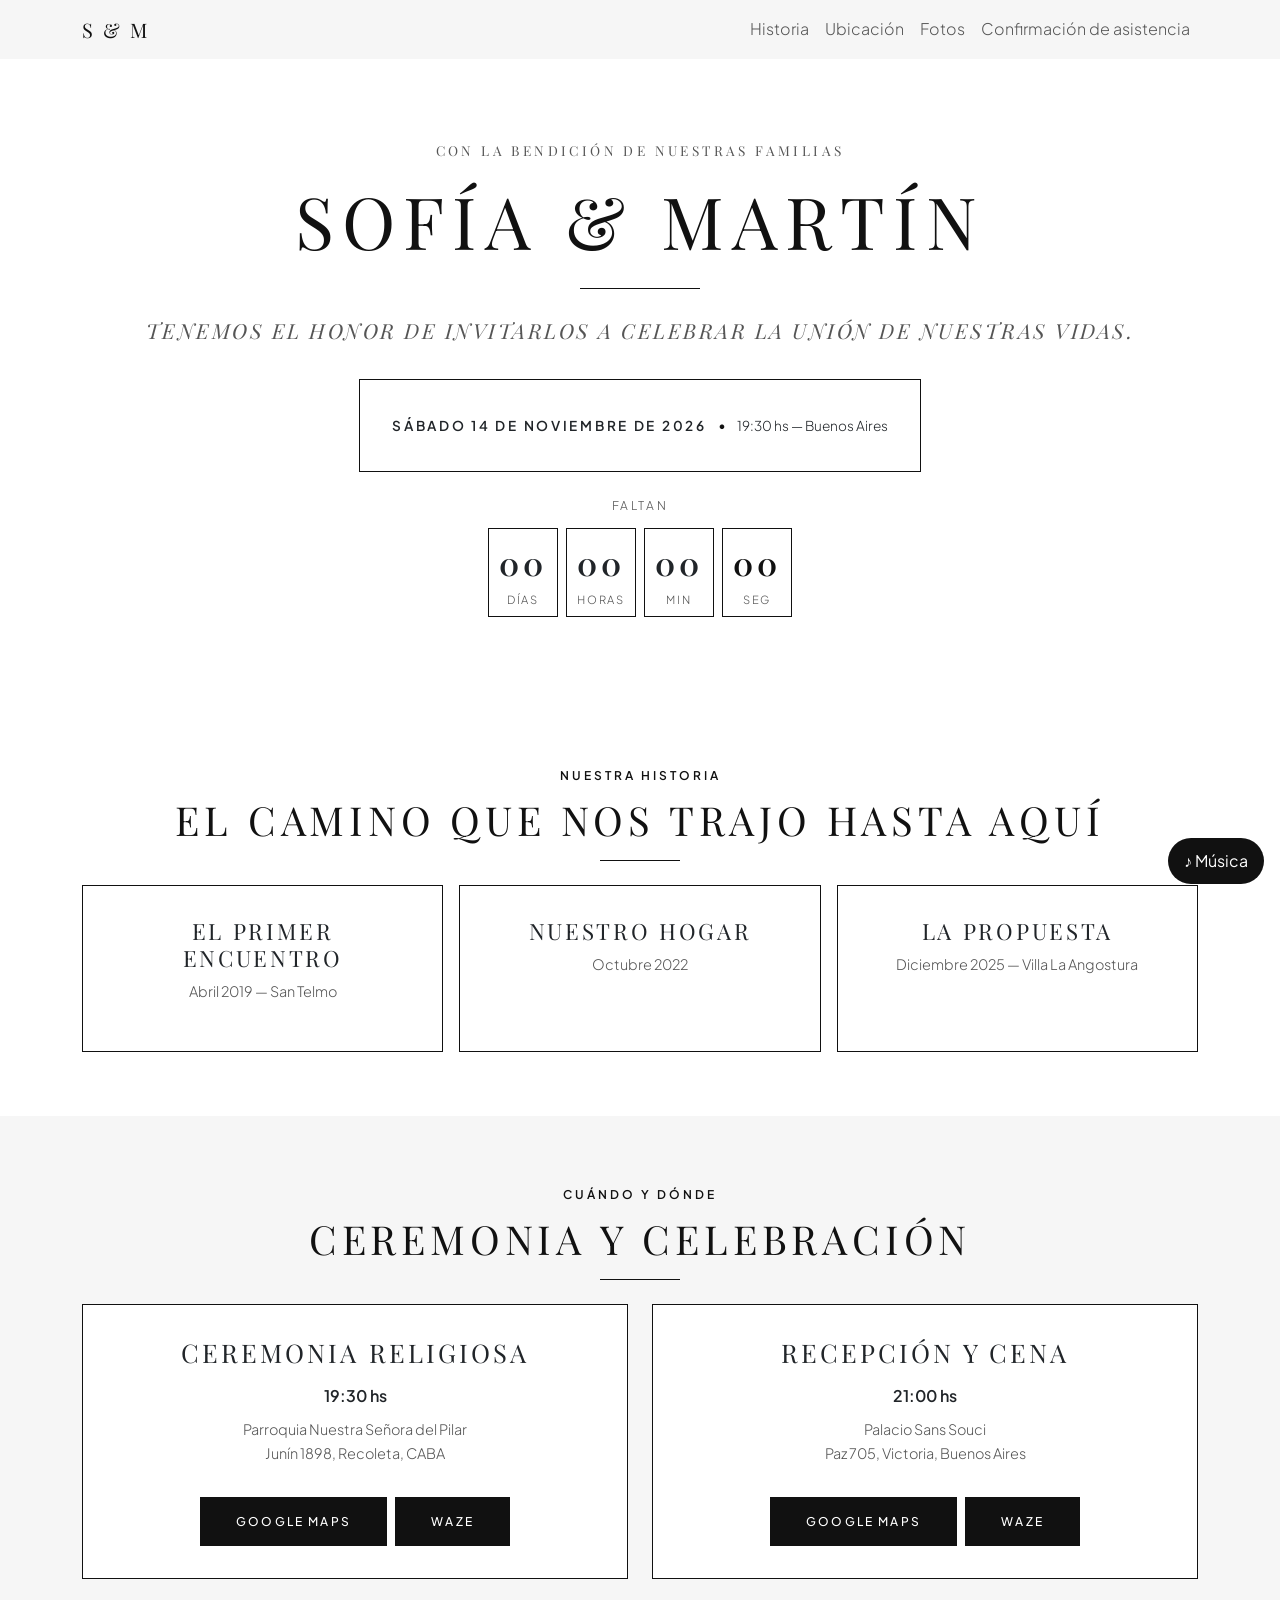
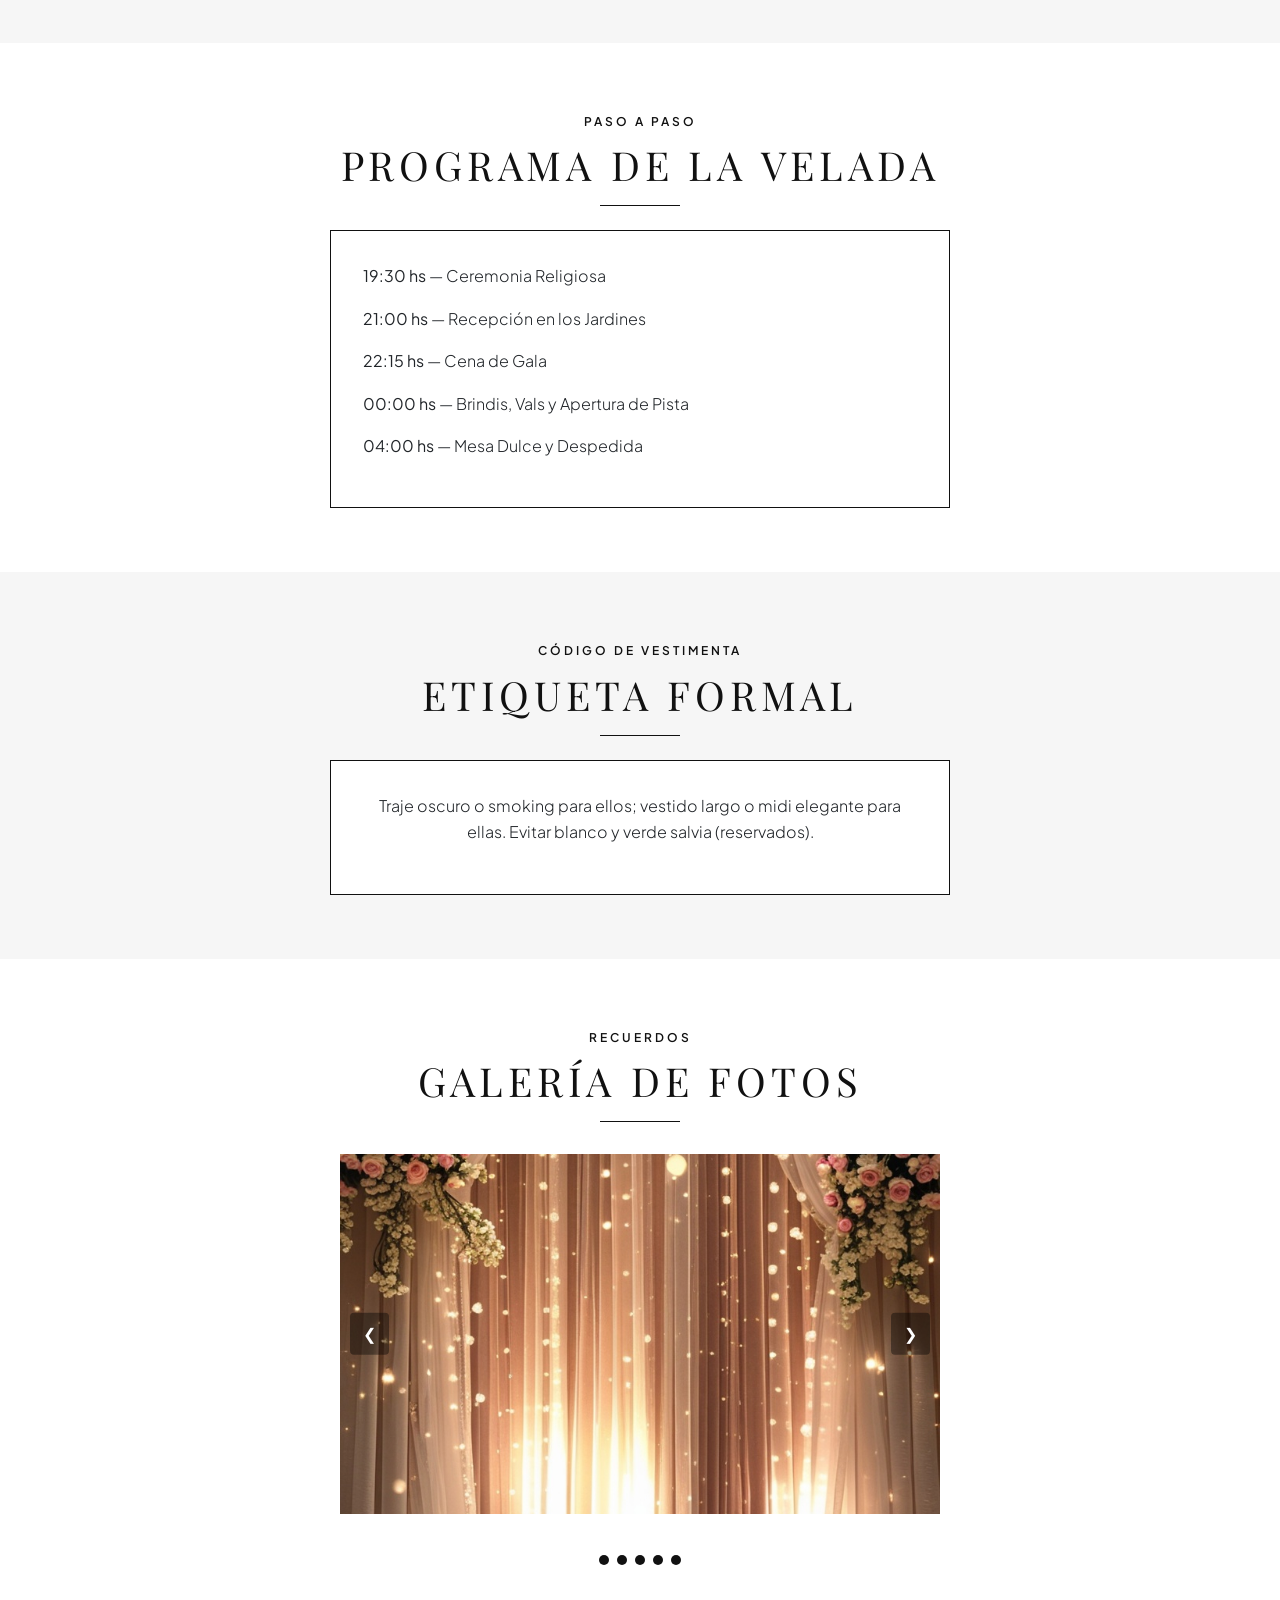
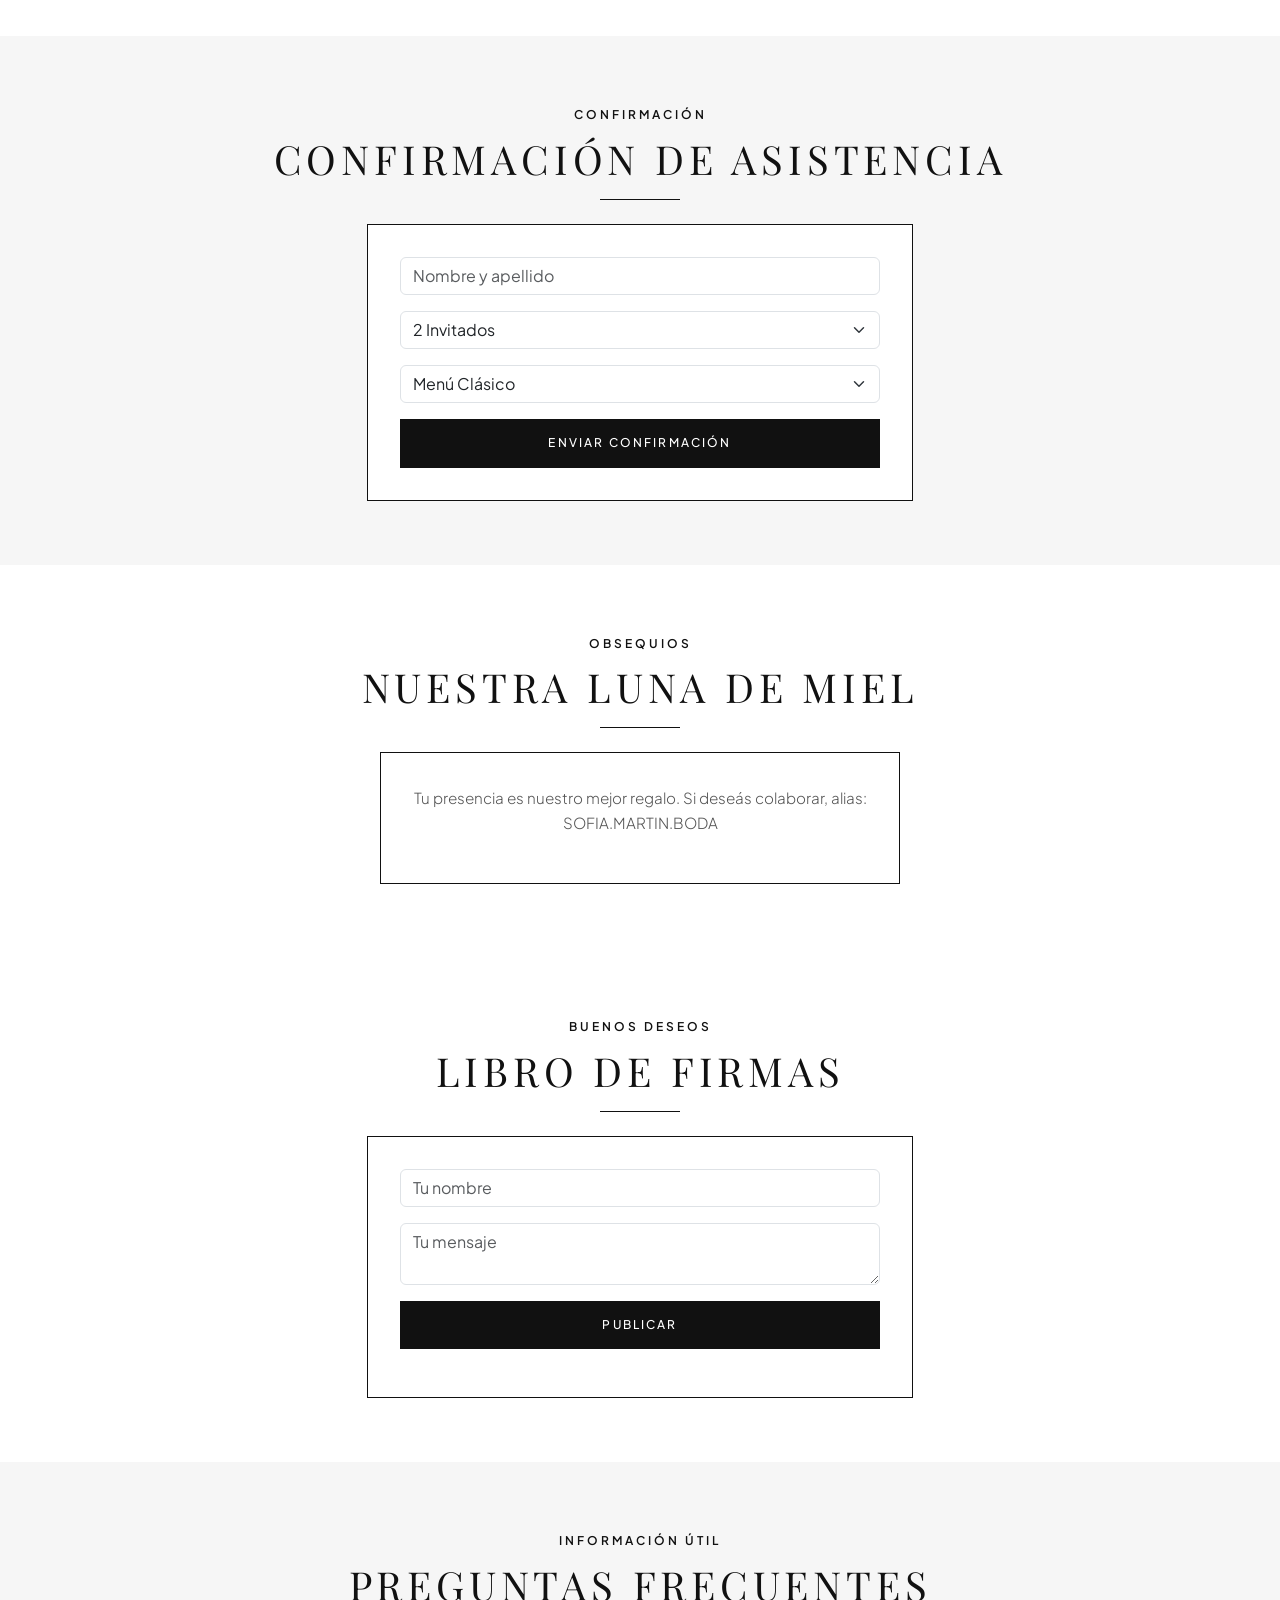
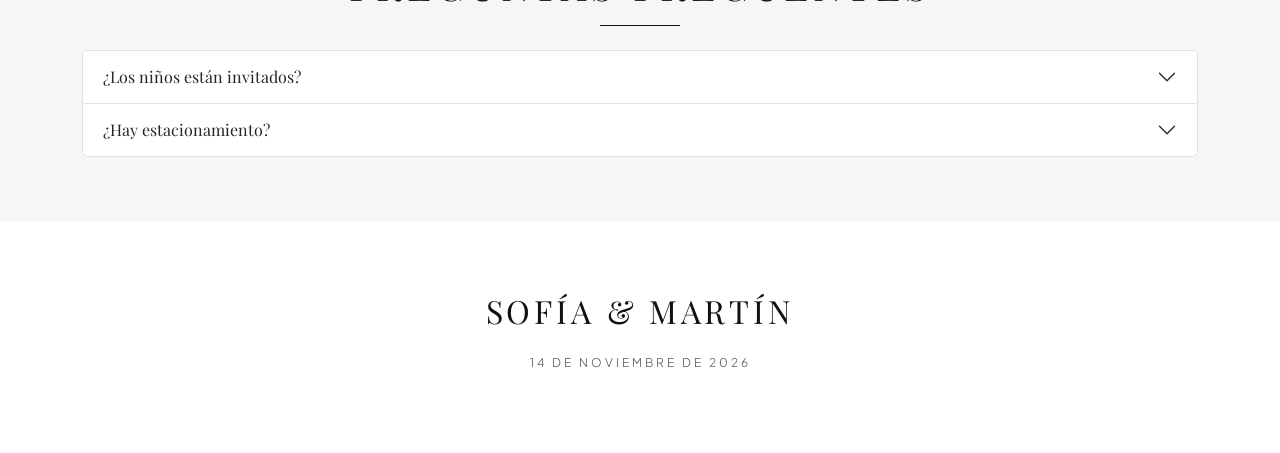
<file: casamiento-minimalista/index.html>
<!DOCTYPE html>
<html lang="es">
<head>
<meta charset="UTF-8">
<meta name="viewport" content="width=device-width, initial-scale=1.0">
<title>Sofía & Martín — Minimalista</title>
<link href="https://fonts.googleapis.com/css2?family=Playfair+Display:wght@400;600&family=Plus+Jakarta+Sans:wght@300;400;500;600&display=swap" rel="stylesheet">
<link href="https://cdn.jsdelivr.net/npm/bootstrap@5.3.3/dist/css/bootstrap.min.css" rel="stylesheet">
<style>
:root { --bg-primary:#FFFFFF;--bg-secondary:#F6F6F6;--text-main:#111111;--text-muted:#555555;--accent:#111111;--card-bg:#FFFFFF;--border-color:#111111;--radius:0px; }
body{background:var(--bg-primary);color:var(--text-main);font-family:'Plus Jakarta Sans',sans-serif;font-weight:300;line-height:1.65;margin:0;}
h1,h2,h3,.serif{font-family:'Playfair Display',serif;font-weight:400;text-transform:uppercase;letter-spacing:.12em;}
.card{background:var(--card-bg);border:1px solid var(--border-color);border-radius:var(--radius);padding:2rem;}
.btn{background:var(--accent);color:#fff;border:1px solid var(--accent);padding:.9rem 2.2rem;border-radius:var(--radius);text-transform:uppercase;letter-spacing:.18em;font-size:.75rem;font-weight:500;cursor:pointer;transition:.25s;}
.btn:hover{background:#fff;color:#111111;}
.carousel{position:relative;max-width:600px;margin:2rem auto;overflow:hidden;border-radius:var(--radius);}
.carousel-track{display:flex;transition:transform .5s ease;}
.carousel-track img{min-width:100%;height:360px;object-fit:cover;}
.carousel-btn{position:absolute;top:50%;transform:translateY(-50%);background:rgba(0,0,0,.4);color:#fff;border:none;padding:.5rem .8rem;cursor:pointer;border-radius:4px;}
.carousel-btn.prev{left:10px;} .carousel-btn.next{right:10px;}
.carousel-dots{text-align:center;margin-top:1rem;}
.carousel-dots span{display:inline-block;width:10px;height:10px;margin:0 4px;border-radius:50%;background:var(--border-color);cursor:pointer;}
.carousel-dots span.active{background:var(--accent);}
body { padding: 0; }
.section-pad { padding: 4rem 1rem; }
.hero { text-align: center; padding: 5rem 1rem; }
</style>
</head>
<body>

<nav class="navbar navbar-expand-lg" style="background:var(--bg-secondary);">
  <div class="container">
    <a class="navbar-brand serif" href="#" style="color:var(--accent);">S & M</a>
    <button class="navbar-toggler" type="button" data-bs-toggle="collapse" data-bs-target="#navMenu"><span class="navbar-toggler-icon"></span></button>
    <div class="collapse navbar-collapse" id="navMenu">
      <ul class="navbar-nav ms-auto">
        <li class="nav-item"><a class="nav-link" href="#historia">Historia</a></li>
        <li class="nav-item"><a class="nav-link" href="#ubicacion">Ubicación</a></li>
        <li class="nav-item"><a class="nav-link" href="#galeria">Fotos</a></li>
        <li class="nav-item"><a class="nav-link" href="#rsvp">Confirmación de asistencia</a></li>
      </ul>
    </div>
  </div>
</nav>

<header class="hero">
  <div class="container">
    <p class="serif" style="text-transform:uppercase;letter-spacing:.25em;font-size:.85rem;color:var(--text-muted);">Con la bendición de nuestras familias</p>
    <h1 class="serif" style="font-size:clamp(2.5rem,8vw,4.5rem);margin:1rem 0;">Sofía <span style="color:var(--accent);">&amp;</span> Martín</h1>
    <div style="width:120px;height:1px;background:var(--accent);margin:1.5rem auto;"></div>
    <p class="serif" style="font-style:italic;font-size:1.3rem;color:var(--text-muted);">Tenemos el honor de invitarlos a celebrar la unión de nuestras vidas.</p>
    <div class="card d-inline-block mt-3">
      <span style="text-transform:uppercase;letter-spacing:.2em;font-size:.85rem;font-weight:600;">Sábado 14 de Noviembre de 2026</span>
      <span style="margin:0 .5rem;color:var(--accent);">•</span>
      <span style="font-size:.85rem;">19:30 hs — Buenos Aires</span>
    </div>
    <div class="mt-4">
      <p style="text-transform:uppercase;letter-spacing:.22em;font-size:.75rem;color:var(--text-muted);margin-bottom:.8rem;">Faltan</p>
      <div class="d-flex gap-2 justify-content-center flex-wrap">
        <div class="card p-2" style="min-width:70px;"><span id="cd-days" class="serif" style="font-size:2rem;font-weight:600;display:block;">00</span><span style="font-size:.7rem;text-transform:uppercase;letter-spacing:.15em;color:var(--text-muted);">Días</span></div>
        <div class="card p-2" style="min-width:70px;"><span id="cd-hours" class="serif" style="font-size:2rem;font-weight:600;display:block;">00</span><span style="font-size:.7rem;text-transform:uppercase;letter-spacing:.15em;color:var(--text-muted);">Horas</span></div>
        <div class="card p-2" style="min-width:70px;"><span id="cd-minutes" class="serif" style="font-size:2rem;font-weight:600;display:block;">00</span><span style="font-size:.7rem;text-transform:uppercase;letter-spacing:.15em;color:var(--text-muted);">Min</span></div>
        <div class="card p-2" style="min-width:70px;"><span id="cd-seconds" class="serif" style="font-size:2rem;font-weight:600;display:block;color:var(--accent);">00</span><span style="font-size:.7rem;text-transform:uppercase;letter-spacing:.15em;color:var(--text-muted);">Seg</span></div>
      </div>
    </div>
  </div>
</header>

<section class="section-pad" id="historia">
  <div class="container">
    <div class="text-center mb-4">
      <span style="text-transform:uppercase;letter-spacing:.25em;font-size:.75rem;color:var(--accent);font-weight:600;">Nuestra Historia</span>
      <h2 class="serif" style="font-size:2.5rem;margin:.5rem 0 1rem;">El camino que nos trajo hasta aquí</h2>
      <div style="width:80px;height:1px;background:var(--accent);margin:0 auto 1.5rem;"></div>
    </div>
    <div class="row g-3">
      <div class="col-md-4"><div class="card text-center h-100"><h3 class="serif" style="font-size:1.4rem;">El Primer Encuentro</h3><p style="color:var(--text-muted);font-size:.9rem;">Abril 2019 — San Telmo</p></div></div>
      <div class="col-md-4"><div class="card text-center h-100"><h3 class="serif" style="font-size:1.4rem;">Nuestro Hogar</h3><p style="color:var(--text-muted);font-size:.9rem;">Octubre 2022</p></div></div>
      <div class="col-md-4"><div class="card text-center h-100"><h3 class="serif" style="font-size:1.4rem;">La Propuesta</h3><p style="color:var(--text-muted);font-size:.9rem;">Diciembre 2025 — Villa La Angostura</p></div></div>
    </div>
  </div>
</section>

<section class="section-pad" id="ubicacion" style="background:var(--bg-secondary);">
  <div class="container">
    <div class="text-center mb-4">
      <span style="text-transform:uppercase;letter-spacing:.25em;font-size:.75rem;color:var(--accent);font-weight:600;">Cuándo y Dónde</span>
      <h2 class="serif" style="font-size:2.5rem;margin:.5rem 0 1rem;">Ceremonia y Celebración</h2>
      <div style="width:80px;height:1px;background:var(--accent);margin:0 auto 1.5rem;"></div>
    </div>
    <div class="row g-4">
      <div class="col-md-6">
        <div class="card h-100 text-center">
          <h3 class="serif" style="font-size:1.6rem;">Ceremonia Religiosa</h3>
          <p style="font-weight:600;margin:.5rem 0;">19:30 hs</p>
          <p style="color:var(--text-muted);font-size:.9rem;">Parroquia Nuestra Señora del Pilar<br>Junín 1898, Recoleta, CABA</p>
          <div class="d-flex gap-2 justify-content-center flex-wrap mt-3">
            <a href="https://www.google.com/maps/search/?api=1&query=Parroquia+Nuestra+Se%C3%B1ora+del+Pilar+Junin+1898+Buenos+Aires" target="_blank" class="btn btn-sm">Google Maps</a>
            <a href="https://waze.com/ul?q=Junin+1898+Buenos+Aires&navigate=yes" target="_blank" class="btn btn-sm">Waze</a>
          </div>
        </div>
      </div>
      <div class="col-md-6">
        <div class="card h-100 text-center">
          <h3 class="serif" style="font-size:1.6rem;">Recepción y Cena</h3>
          <p style="font-weight:600;margin:.5rem 0;">21:00 hs</p>
          <p style="color:var(--text-muted);font-size:.9rem;">Palacio Sans Souci<br>Paz 705, Victoria, Buenos Aires</p>
          <div class="d-flex gap-2 justify-content-center flex-wrap mt-3">
            <a href="https://www.google.com/maps/search/?api=1&query=Palacio+Sans+Souci+Paz+705+Victoria+Buenos+Aires" target="_blank" class="btn btn-sm">Google Maps</a>
            <a href="https://waze.com/ul?q=Palacio+Sans+Souci+Victoria+Buenos+Aires&navigate=yes" target="_blank" class="btn btn-sm">Waze</a>
          </div>
        </div>
      </div>
    </div>
  </div>
</section>

<section class="section-pad" id="cronograma">
  <div class="container">
    <div class="text-center mb-4">
      <span style="text-transform:uppercase;letter-spacing:.25em;font-size:.75rem;color:var(--accent);font-weight:600;">Paso a Paso</span>
      <h2 class="serif" style="font-size:2.5rem;margin:.5rem 0 1rem;">Programa de la Velada</h2>
      <div style="width:80px;height:1px;background:var(--accent);margin:0 auto 1.5rem;"></div>
    </div>
    <div class="card" style="max-width:620px;margin:0 auto;text-align:left;">
      <p><strong>19:30 hs</strong> — Ceremonia Religiosa</p>
      <p><strong>21:00 hs</strong> — Recepción en los Jardines</p>
      <p><strong>22:15 hs</strong> — Cena de Gala</p>
      <p><strong>00:00 hs</strong> — Brindis, Vals y Apertura de Pista</p>
      <p><strong>04:00 hs</strong> — Mesa Dulce y Despedida</p>
    </div>
  </div>
</section>

<section class="section-pad" id="etiqueta" style="background:var(--bg-secondary);">
  <div class="container text-center">
    <span style="text-transform:uppercase;letter-spacing:.25em;font-size:.75rem;color:var(--accent);font-weight:600;">Código de Vestimenta</span>
    <h2 class="serif" style="font-size:2.5rem;margin:.5rem 0 1rem;">Etiqueta Formal</h2>
    <div style="width:80px;height:1px;background:var(--accent);margin:0 auto 1.5rem;"></div>
    <div class="card" style="max-width:620px;margin:0 auto;">
      <p>Traje oscuro o smoking para ellos; vestido largo o midi elegante para ellas. Evitar blanco y verde salvia (reservados).</p>
    </div>
  </div>
</section>

<section class="section-pad" id="galeria">
  <div class="container text-center">
    <span style="text-transform:uppercase;letter-spacing:.25em;font-size:.75rem;color:var(--accent);font-weight:600;">Recuerdos</span>
    <h2 class="serif" style="font-size:2.5rem;margin:.5rem 0 1rem;">Galería de Fotos</h2>
    <div style="width:80px;height:1px;background:var(--accent);margin:0 auto 1.5rem;"></div>
    <div class="carousel">
      <div class="carousel-track" id="carousel-track">
        <img src="IMG/fondo-cortinas.jpg" alt="Foto 1">
        <img src="IMG/ChatGPT Image 13 ago 2026, 01_12_37 a.m..png" alt="Foto 2">
        <img src="IMG/ChatGPT Image 13 ago 2026, 01_47_55 a.m..png" alt="Foto 3">
        <img src="IMG/fondo-cortinas.jpg" alt="Foto 4">
        <img src="IMG/ChatGPT Image 13 ago 2026, 01_12_37 a.m..png" alt="Foto 5">
      </div>
      <button class="carousel-btn prev" onclick="moveCarousel(-1)">&#10094;</button>
      <button class="carousel-btn next" onclick="moveCarousel(1)">&#10095;</button>
    </div>
    <div class="carousel-dots" id="carousel-dots"></div>
  </div>
</section>

<section class="section-pad" id="rsvp" style="background:var(--bg-secondary);">
  <div class="container">
    <div class="text-center mb-4">
      <span style="text-transform:uppercase;letter-spacing:.25em;font-size:.75rem;color:var(--accent);font-weight:600;">Confirmación</span>
      <h2 class="serif" style="font-size:2.5rem;margin:.5rem 0 1rem;">Confirmación de Asistencia</h2>
      <div style="width:80px;height:1px;background:var(--accent);margin:0 auto 1.5rem;"></div>
    </div>
    <div class="row justify-content-center">
      <div class="col-md-6">
        <div class="card">
          <form id="rsvp-form">
            <div class="mb-3"><input type="text" id="rsvp-name" class="form-control" placeholder="Nombre y apellido" required></div>
            <div class="mb-3">
              <select id="rsvp-guests" class="form-select">
                <option value="1">1 Invitado</option>
                <option value="2" selected>2 Invitados</option>
                <option value="3">3 Invitados</option>
              </select>
            </div>
            <div class="mb-3">
              <select id="rsvp-diet" class="form-select">
                <option value="Clásico">Menú Clásico</option>
                <option value="Vegetariano">Vegetariano</option>
                <option value="Vegano">Vegano</option>
                <option value="Celíaco">Sin TACC</option>
              </select>
            </div>
            <button type="submit" class="btn w-100">Enviar Confirmación</button>
          </form>
          <p id="rsvp-success" style="display:none;margin-top:1rem;color:var(--accent);font-weight:600;text-align:center;">¡Gracias por confirmar!</p>
        </div>
      </div>
    </div>
  </div>
</section>

<section class="section-pad" id="presentes">
  <div class="container text-center">
    <span style="text-transform:uppercase;letter-spacing:.25em;font-size:.75rem;color:var(--accent);font-weight:600;">Obsequios</span>
    <h2 class="serif" style="font-size:2.5rem;margin:.5rem 0 1rem;">Nuestra Luna de Miel</h2>
    <div style="width:80px;height:1px;background:var(--accent);margin:0 auto 1.5rem;"></div>
    <div class="card" style="max-width:520px;margin:0 auto;">
      <p style="color:var(--text-muted);font-size:.95rem;">Tu presencia es nuestro mejor regalo. Si deseás colaborar, alias: SOFIA.MARTIN.BODA</p>
    </div>
  </div>
</section>

<section class="section-pad" id="guestbook">
  <div class="container">
    <div class="text-center mb-4">
      <span style="text-transform:uppercase;letter-spacing:.25em;font-size:.75rem;color:var(--accent);font-weight:600;">Buenos Deseos</span>
      <h2 class="serif" style="font-size:2.5rem;margin:.5rem 0 1rem;">Libro de Firmas</h2>
      <div style="width:80px;height:1px;background:var(--accent);margin:0 auto 1.5rem;"></div>
    </div>
    <div class="row justify-content-center">
      <div class="col-md-6">
        <div class="card">
          <form id="guestbook-form">
            <div class="mb-3"><input type="text" id="gb-author" class="form-control" placeholder="Tu nombre" required></div>
            <div class="mb-3"><textarea id="gb-message" class="form-control" rows="2" placeholder="Tu mensaje" required></textarea></div>
            <button type="submit" class="btn w-100">Publicar</button>
          </form>
          <div id="guestbook-wall" class="mt-3"></div>
        </div>
      </div>
    </div>
  </div>
</section>

<section class="section-pad" id="faq" style="background:var(--bg-secondary);">
  <div class="container">
    <div class="text-center mb-4">
      <span style="text-transform:uppercase;letter-spacing:.25em;font-size:.75rem;color:var(--accent);font-weight:600;">Información Útil</span>
      <h2 class="serif" style="font-size:2.5rem;margin:.5rem 0 1rem;">Preguntas Frecuentes</h2>
      <div style="width:80px;height:1px;background:var(--accent);margin:0 auto 1.5rem;"></div>
    </div>
    <div class="accordion" id="faqAccordion">
      <div class="accordion-item">
        <h2 class="accordion-header"><button class="accordion-button collapsed" type="button" data-bs-toggle="collapse" data-bs-target="#f1">¿Los niños están invitados?</button></h2>
        <div id="f1" class="accordion-collapse collapse" data-bs-parent="#faqAccordion"><div class="accordion-body">Los niños de la familia son muy bienvenidos. Contaremos con menú infantil.</div></div>
      </div>
      <div class="accordion-item">
        <h2 class="accordion-header"><button class="accordion-button collapsed" type="button" data-bs-toggle="collapse" data-bs-target="#f2">¿Hay estacionamiento?</button></h2>
        <div id="f2" class="accordion-collapse collapse" data-bs-parent="#faqAccordion"><div class="accordion-body">Sí, estacionamiento privado y valet parking sin cargo.</div></div>
      </div>
    </div>
  </div>
</section>

<footer class="section-pad text-center">
  <div class="container">
    <p class="serif" style="font-size:2rem;">Sofía <span style="color:var(--accent);">&amp;</span> Martín</p>
    <p style="text-transform:uppercase;letter-spacing:.25em;font-size:.75rem;color:var(--text-muted);margin-top:.5rem;">14 de Noviembre de 2026</p>
  </div>
</footer>

<audio id="bg-audio" loop preload="none" src="Kali Uchis - All I Can Say.mp3"></audio>
<button onclick="var a=document.getElementById('bg-audio'); a.paused?a.play():a.pause();" style="position:fixed;bottom:1rem;right:1rem;padding:.6rem 1rem;border-radius:50px;background:var(--accent);color:#fff;border:none;cursor:pointer;z-index:1000;">♪ Música</button>

<script src="https://cdn.jsdelivr.net/npm/bootstrap@5.3.3/dist/js/bootstrap.bundle.min.js"></script>
<script>
  const weddingDate = new Date('2026-11-14T19:30:00-03:00').getTime();
  function updateCountdown() {
    const now = Date.now();
    let distance = weddingDate - now;
    if (distance < 0) distance = 0;
    const days = Math.floor(distance / (1000*60*60*24));
    const hours = Math.floor((distance % (1000*60*60*24))/(1000*60*60));
    const minutes = Math.floor((distance % (1000*60*60))/(1000*60));
    const seconds = Math.floor((distance % (1000*60))/1000);
    document.getElementById('cd-days').textContent = String(days).padStart(2,'0');
    document.getElementById('cd-hours').textContent = String(hours).padStart(2,'0');
    document.getElementById('cd-minutes').textContent = String(minutes).padStart(2,'0');
    document.getElementById('cd-seconds').textContent = String(seconds).padStart(2,'0');
  }
  setInterval(updateCountdown, 1000);
  updateCountdown();

  let carouselIndex = 0;
  const track = document.getElementById('carousel-track');
  const imgs = track.querySelectorAll('img');
  const dotsContainer = document.getElementById('carousel-dots');
  imgs.forEach((_,i) => {
    const d = document.createElement('span');
    d.addEventListener('click', () => { carouselIndex = i; updateCarousel(); });
    dotsContainer.appendChild(d);
  });
  function updateCarousel() {
    track.style.transform = 'translateX(-' + (carouselIndex * 100) + '%)';
    dotsContainer.querySelectorAll('span').forEach((s,i) => s.classList.toggle('active', i===carouselIndex));
  }
  function moveCarousel(dir) {
    carouselIndex = (carouselIndex + dir + imgs.length) % imgs.length;
    updateCarousel();
  }
  updateCarousel();

  document.getElementById('rsvp-form').addEventListener('submit', (e) => {
    e.preventDefault();
    const name = document.getElementById('rsvp-name').value.trim();
    if (!name) return;
    const guests = document.getElementById('rsvp-guests').value;
    const diet = document.getElementById('rsvp-diet').value;
    const msg = 'Hola! Confirmo asistencia: ' + name + '. Cantidad: ' + guests + '. Menu: ' + diet + '.';
    const url = 'https://wa.me/5491169143742?text=' + encodeURIComponent(msg);
    window.open(url, '_blank');
    document.getElementById('rsvp-success').style.display = 'block';
  });

  const GB_KEY = 'wedding_guestbook';
  function loadGuestbook() { try { return JSON.parse(localStorage.getItem(GB_KEY) || '[]'); } catch(e){ return []; } }
  function saveGuestbook(entries) { localStorage.setItem(GB_KEY, JSON.stringify(entries)); }
  function renderGuestbook() {
    const wall = document.getElementById('guestbook-wall');
    const entries = loadGuestbook();
    wall.innerHTML = entries.map(e => '<div class="card mt-2"><p style="font-style:italic;">"' + e.message + '"</p><p style="font-size:.8rem;color:var(--text-muted);">— ' + e.author + '</p></div>').join('');
  }
  renderGuestbook();
  document.getElementById('guestbook-form').addEventListener('submit', (e) => {
    e.preventDefault();
    const author = document.getElementById('gb-author').value.trim();
    const message = document.getElementById('gb-message').value.trim();
    if (!author || !message) return;
    const entries = loadGuestbook();
    entries.unshift({ author, message });
    saveGuestbook(entries);
    document.getElementById('gb-author').value = '';
    document.getElementById('gb-message').value = '';
    renderGuestbook();
  });
</script>
</body>
</html>
</file>
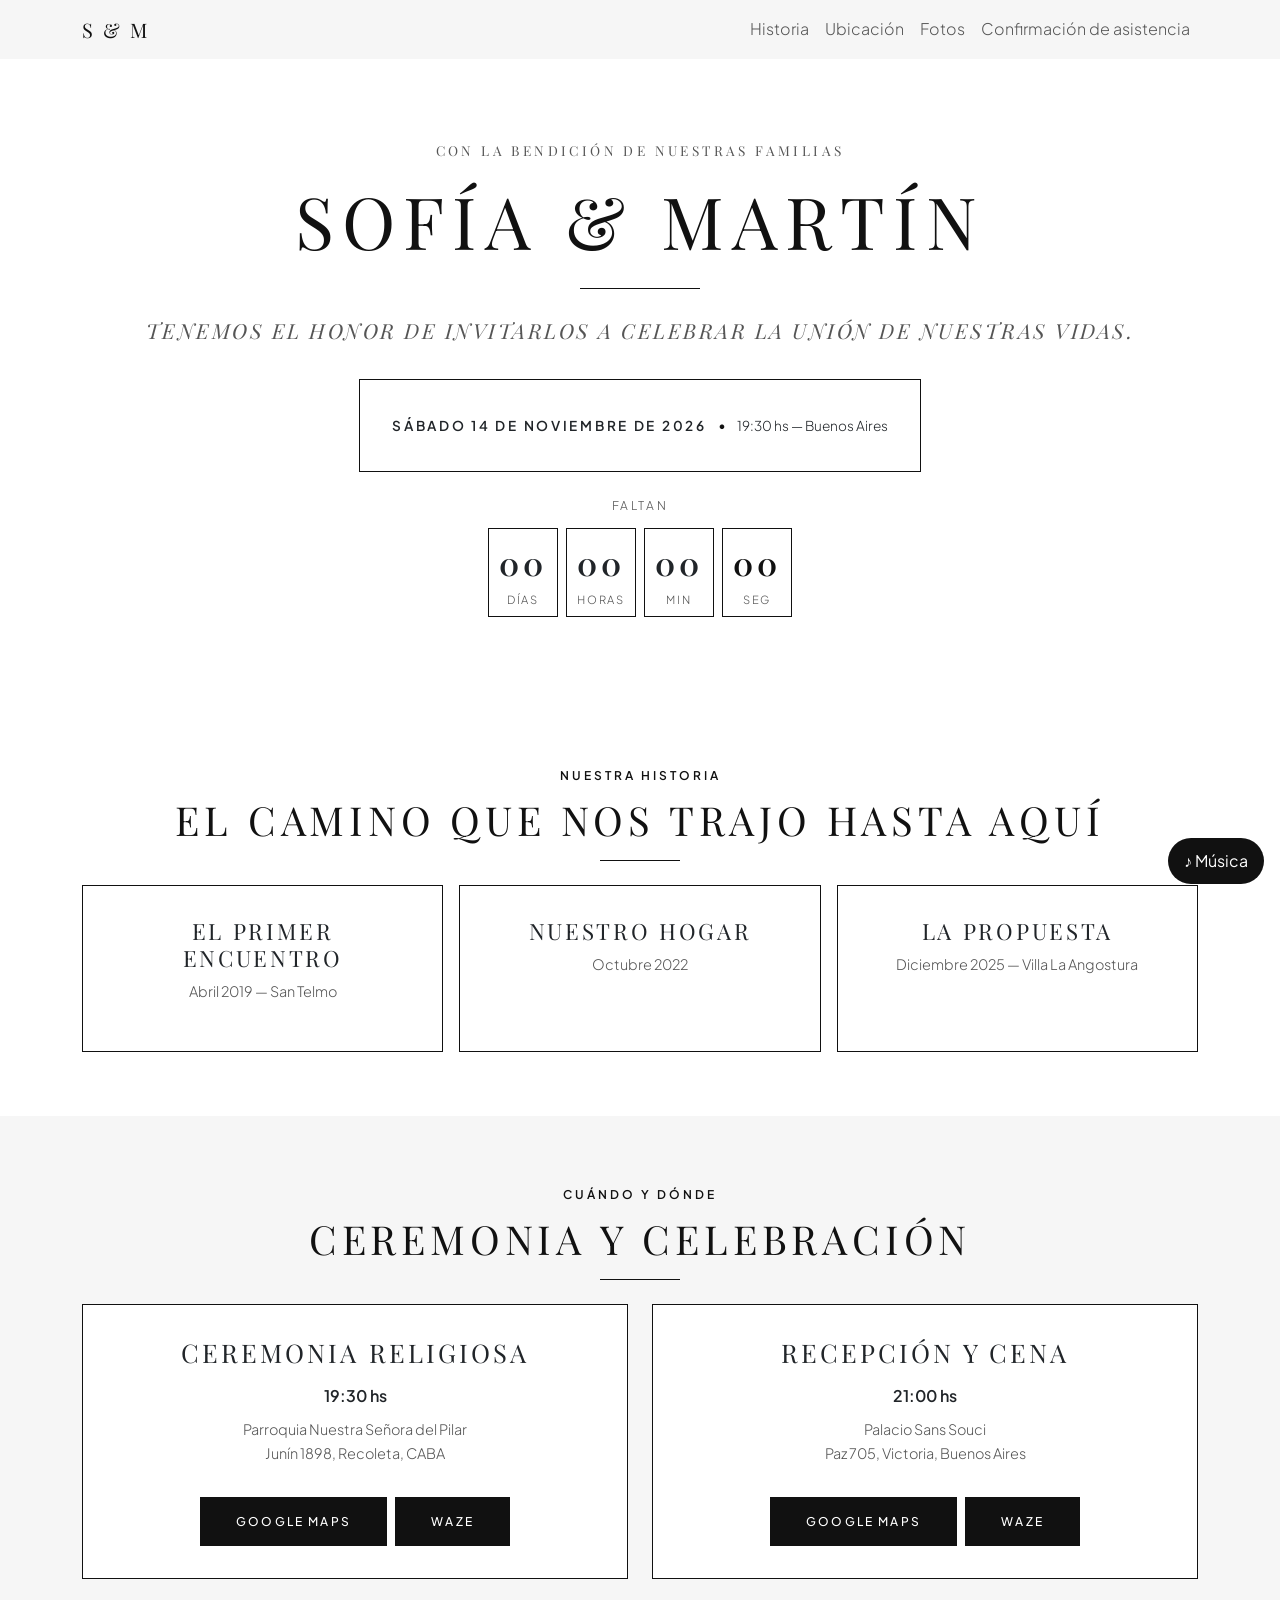
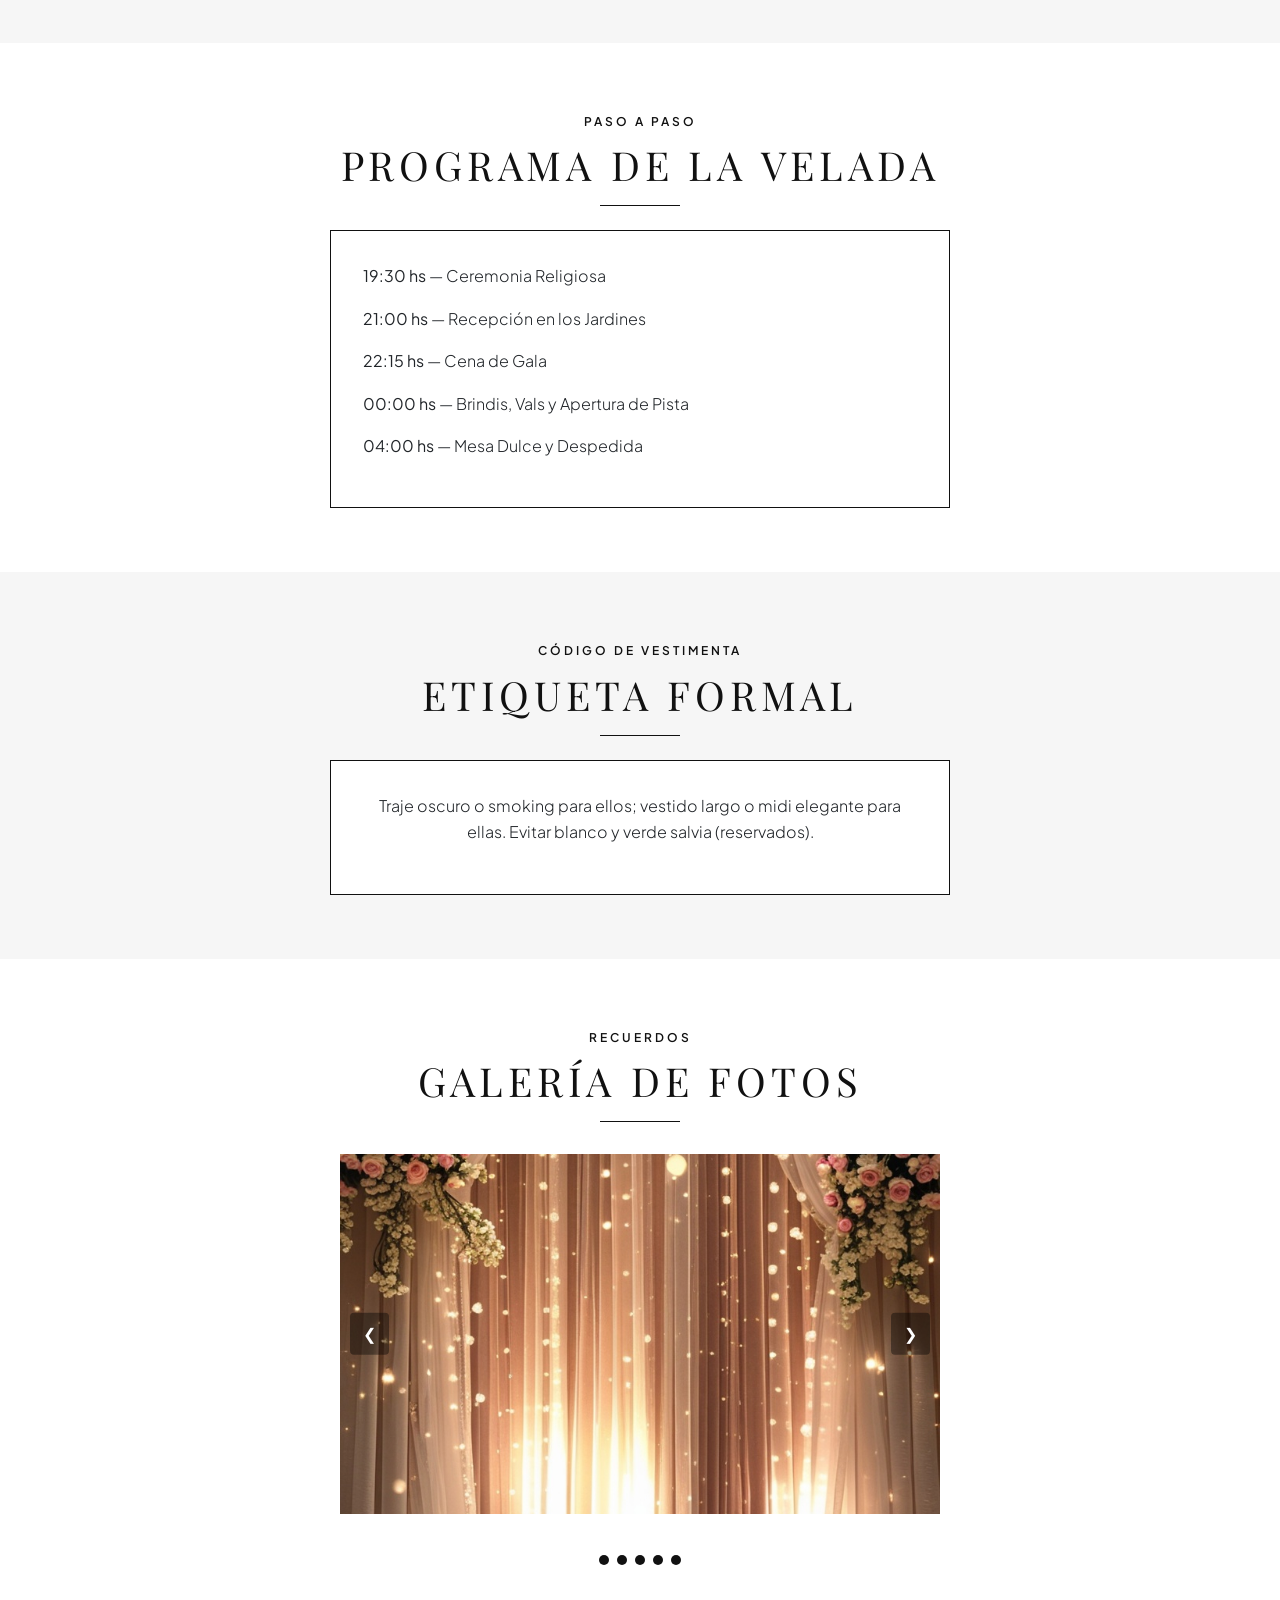
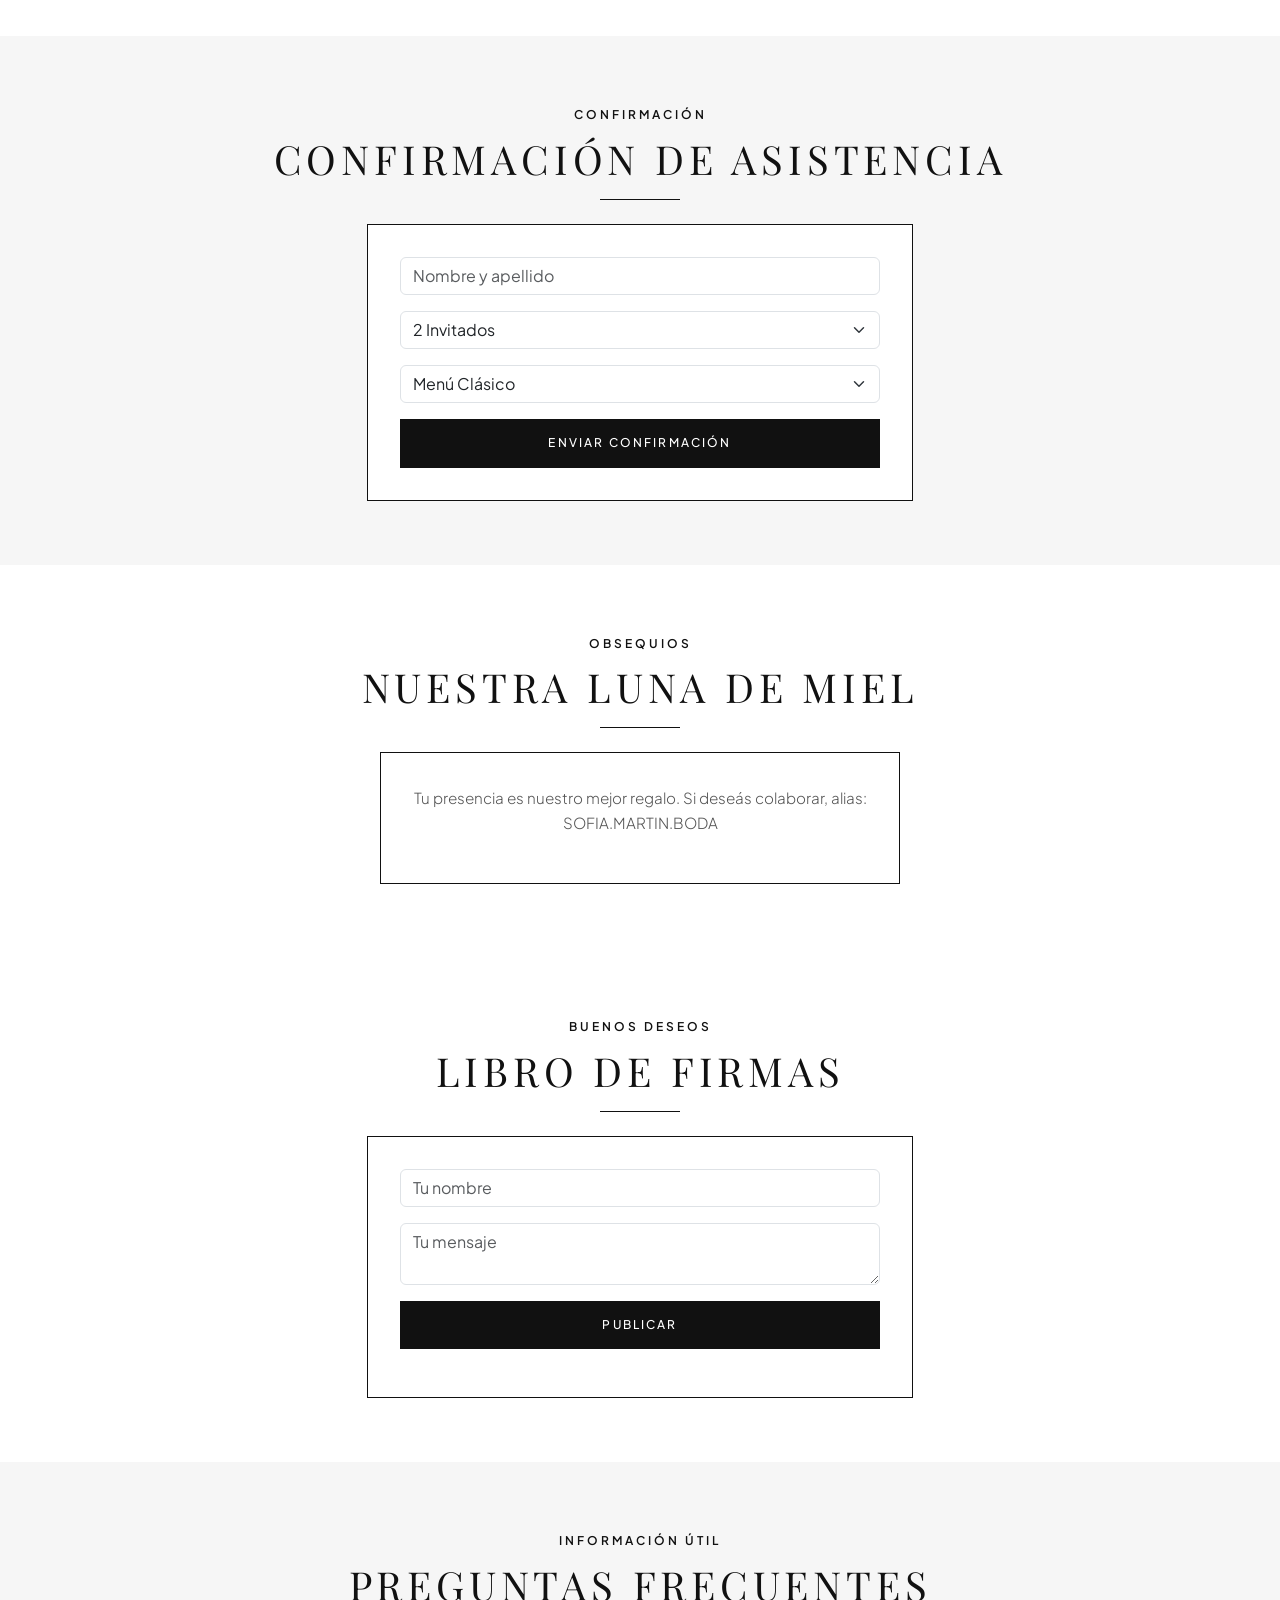
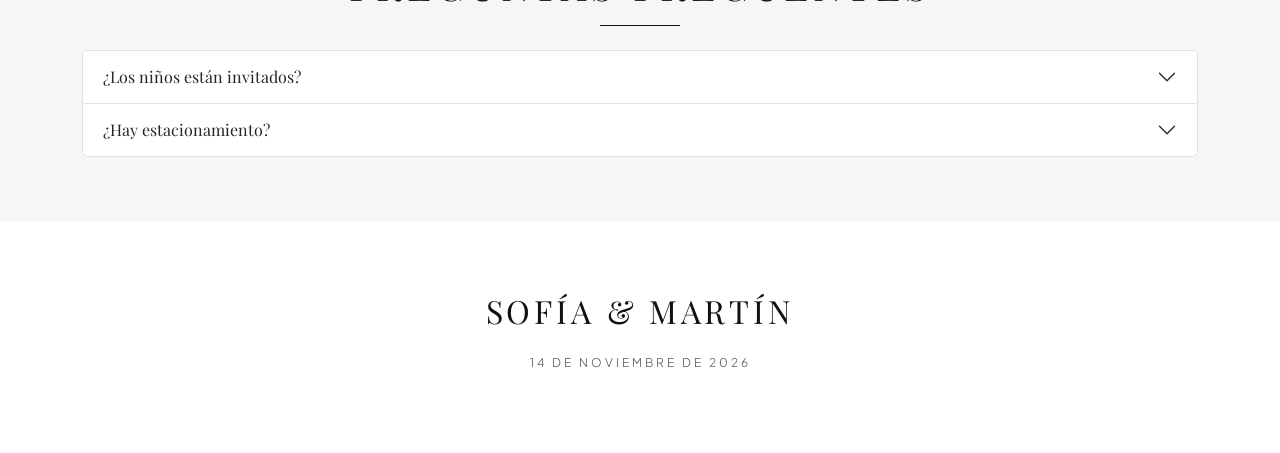
<file: casamiento-moderno/index.html>
<!DOCTYPE html>
<html lang="es">
<head>
<meta charset="UTF-8">
<meta name="viewport" content="width=device-width, initial-scale=1.0">
<title>Sofía & Martín — Moderno</title>
<link href="https://fonts.googleapis.com/css2?family=Playfair+Display:wght@400;600&family=Plus+Jakarta+Sans:wght@300;400;500;600&display=swap" rel="stylesheet">
<link href="https://cdn.jsdelivr.net/npm/bootstrap@5.3.3/dist/css/bootstrap.min.css" rel="stylesheet">
<style>
:root { --bg-primary:#FFFFFF;--bg-secondary:#F6F6F6;--text-main:#111111;--text-muted:#555555;--accent:#111111;--card-bg:#FFFFFF;--border-color:#111111;--radius:0px; }
body{background:var(--bg-primary);color:var(--text-main);font-family:'Plus Jakarta Sans',sans-serif;font-weight:300;line-height:1.65;margin:0;}
h1,h2,h3,.serif{font-family:'Playfair Display',serif;font-weight:400;text-transform:uppercase;letter-spacing:.12em;}
.card{background:var(--card-bg);border:1px solid var(--border-color);border-radius:var(--radius);padding:2rem;}
.btn{background:var(--accent);color:#fff;border:1px solid var(--accent);padding:.9rem 2.2rem;border-radius:var(--radius);text-transform:uppercase;letter-spacing:.18em;font-size:.75rem;font-weight:500;cursor:pointer;transition:.25s;}
.btn:hover{background:#fff;color:#111111;}
.carousel{position:relative;max-width:600px;margin:2rem auto;overflow:hidden;border-radius:var(--radius);}
.carousel-track{display:flex;transition:transform .5s ease;}
.carousel-track img{min-width:100%;height:360px;object-fit:cover;}
.carousel-btn{position:absolute;top:50%;transform:translateY(-50%);background:rgba(0,0,0,.4);color:#fff;border:none;padding:.5rem .8rem;cursor:pointer;border-radius:4px;}
.carousel-btn.prev{left:10px;} .carousel-btn.next{right:10px;}
.carousel-dots{text-align:center;margin-top:1rem;}
.carousel-dots span{display:inline-block;width:10px;height:10px;margin:0 4px;border-radius:50%;background:var(--border-color);cursor:pointer;}
.carousel-dots span.active{background:var(--accent);}
body { padding: 0; }
.section-pad { padding: 4rem 1rem; }
.hero { text-align: center; padding: 5rem 1rem; }
</style>
</head>
<body>

<nav class="navbar navbar-expand-lg" style="background:var(--bg-secondary);">
  <div class="container">
    <a class="navbar-brand serif" href="#" style="color:var(--accent);">S & M</a>
    <button class="navbar-toggler" type="button" data-bs-toggle="collapse" data-bs-target="#navMenu"><span class="navbar-toggler-icon"></span></button>
    <div class="collapse navbar-collapse" id="navMenu">
      <ul class="navbar-nav ms-auto">
        <li class="nav-item"><a class="nav-link" href="#historia">Historia</a></li>
        <li class="nav-item"><a class="nav-link" href="#ubicacion">Ubicación</a></li>
        <li class="nav-item"><a class="nav-link" href="#galeria">Fotos</a></li>
        <li class="nav-item"><a class="nav-link" href="#rsvp">Confirmación de asistencia</a></li>
      </ul>
    </div>
  </div>
</nav>

<header class="hero">
  <div class="container">
    <p class="serif" style="text-transform:uppercase;letter-spacing:.25em;font-size:.85rem;color:var(--text-muted);">Con la bendición de nuestras familias</p>
    <h1 class="serif" style="font-size:clamp(2.5rem,8vw,4.5rem);margin:1rem 0;">Sofía <span style="color:var(--accent);">&amp;</span> Martín</h1>
    <div style="width:120px;height:1px;background:var(--accent);margin:1.5rem auto;"></div>
    <p class="serif" style="font-style:italic;font-size:1.3rem;color:var(--text-muted);">Tenemos el honor de invitarlos a celebrar la unión de nuestras vidas.</p>
    <div class="card d-inline-block mt-3">
      <span style="text-transform:uppercase;letter-spacing:.2em;font-size:.85rem;font-weight:600;">Sábado 14 de Noviembre de 2026</span>
      <span style="margin:0 .5rem;color:var(--accent);">•</span>
      <span style="font-size:.85rem;">19:30 hs — Buenos Aires</span>
    </div>
    <div class="mt-4">
      <p style="text-transform:uppercase;letter-spacing:.22em;font-size:.75rem;color:var(--text-muted);margin-bottom:.8rem;">Faltan</p>
      <div class="d-flex gap-2 justify-content-center flex-wrap">
        <div class="card p-2" style="min-width:70px;"><span id="cd-days" class="serif" style="font-size:2rem;font-weight:600;display:block;">00</span><span style="font-size:.7rem;text-transform:uppercase;letter-spacing:.15em;color:var(--text-muted);">Días</span></div>
        <div class="card p-2" style="min-width:70px;"><span id="cd-hours" class="serif" style="font-size:2rem;font-weight:600;display:block;">00</span><span style="font-size:.7rem;text-transform:uppercase;letter-spacing:.15em;color:var(--text-muted);">Horas</span></div>
        <div class="card p-2" style="min-width:70px;"><span id="cd-minutes" class="serif" style="font-size:2rem;font-weight:600;display:block;">00</span><span style="font-size:.7rem;text-transform:uppercase;letter-spacing:.15em;color:var(--text-muted);">Min</span></div>
        <div class="card p-2" style="min-width:70px;"><span id="cd-seconds" class="serif" style="font-size:2rem;font-weight:600;display:block;color:var(--accent);">00</span><span style="font-size:.7rem;text-transform:uppercase;letter-spacing:.15em;color:var(--text-muted);">Seg</span></div>
      </div>
    </div>
  </div>
</header>

<section class="section-pad" id="historia">
  <div class="container">
    <div class="text-center mb-4">
      <span style="text-transform:uppercase;letter-spacing:.25em;font-size:.75rem;color:var(--accent);font-weight:600;">Nuestra Historia</span>
      <h2 class="serif" style="font-size:2.5rem;margin:.5rem 0 1rem;">El camino que nos trajo hasta aquí</h2>
      <div style="width:80px;height:1px;background:var(--accent);margin:0 auto 1.5rem;"></div>
    </div>
    <div class="row g-3">
      <div class="col-md-4"><div class="card text-center h-100"><h3 class="serif" style="font-size:1.4rem;">El Primer Encuentro</h3><p style="color:var(--text-muted);font-size:.9rem;">Abril 2019 — San Telmo</p></div></div>
      <div class="col-md-4"><div class="card text-center h-100"><h3 class="serif" style="font-size:1.4rem;">Nuestro Hogar</h3><p style="color:var(--text-muted);font-size:.9rem;">Octubre 2022</p></div></div>
      <div class="col-md-4"><div class="card text-center h-100"><h3 class="serif" style="font-size:1.4rem;">La Propuesta</h3><p style="color:var(--text-muted);font-size:.9rem;">Diciembre 2025 — Villa La Angostura</p></div></div>
    </div>
  </div>
</section>

<section class="section-pad" id="ubicacion" style="background:var(--bg-secondary);">
  <div class="container">
    <div class="text-center mb-4">
      <span style="text-transform:uppercase;letter-spacing:.25em;font-size:.75rem;color:var(--accent);font-weight:600;">Cuándo y Dónde</span>
      <h2 class="serif" style="font-size:2.5rem;margin:.5rem 0 1rem;">Ceremonia y Celebración</h2>
      <div style="width:80px;height:1px;background:var(--accent);margin:0 auto 1.5rem;"></div>
    </div>
    <div class="row g-4">
      <div class="col-md-6">
        <div class="card h-100 text-center">
          <h3 class="serif" style="font-size:1.6rem;">Ceremonia Religiosa</h3>
          <p style="font-weight:600;margin:.5rem 0;">19:30 hs</p>
          <p style="color:var(--text-muted);font-size:.9rem;">Parroquia Nuestra Señora del Pilar<br>Junín 1898, Recoleta, CABA</p>
          <div class="d-flex gap-2 justify-content-center flex-wrap mt-3">
            <a href="https://www.google.com/maps/search/?api=1&query=Parroquia+Nuestra+Se%C3%B1ora+del+Pilar+Junin+1898+Buenos+Aires" target="_blank" class="btn btn-sm">Google Maps</a>
            <a href="https://waze.com/ul?q=Junin+1898+Buenos+Aires&navigate=yes" target="_blank" class="btn btn-sm">Waze</a>
          </div>
        </div>
      </div>
      <div class="col-md-6">
        <div class="card h-100 text-center">
          <h3 class="serif" style="font-size:1.6rem;">Recepción y Cena</h3>
          <p style="font-weight:600;margin:.5rem 0;">21:00 hs</p>
          <p style="color:var(--text-muted);font-size:.9rem;">Palacio Sans Souci<br>Paz 705, Victoria, Buenos Aires</p>
          <div class="d-flex gap-2 justify-content-center flex-wrap mt-3">
            <a href="https://www.google.com/maps/search/?api=1&query=Palacio+Sans+Souci+Paz+705+Victoria+Buenos+Aires" target="_blank" class="btn btn-sm">Google Maps</a>
            <a href="https://waze.com/ul?q=Palacio+Sans+Souci+Victoria+Buenos+Aires&navigate=yes" target="_blank" class="btn btn-sm">Waze</a>
          </div>
        </div>
      </div>
    </div>
  </div>
</section>

<section class="section-pad" id="cronograma">
  <div class="container">
    <div class="text-center mb-4">
      <span style="text-transform:uppercase;letter-spacing:.25em;font-size:.75rem;color:var(--accent);font-weight:600;">Paso a Paso</span>
      <h2 class="serif" style="font-size:2.5rem;margin:.5rem 0 1rem;">Programa de la Velada</h2>
      <div style="width:80px;height:1px;background:var(--accent);margin:0 auto 1.5rem;"></div>
    </div>
    <div class="card" style="max-width:620px;margin:0 auto;text-align:left;">
      <p><strong>19:30 hs</strong> — Ceremonia Religiosa</p>
      <p><strong>21:00 hs</strong> — Recepción en los Jardines</p>
      <p><strong>22:15 hs</strong> — Cena de Gala</p>
      <p><strong>00:00 hs</strong> — Brindis, Vals y Apertura de Pista</p>
      <p><strong>04:00 hs</strong> — Mesa Dulce y Despedida</p>
    </div>
  </div>
</section>

<section class="section-pad" id="etiqueta" style="background:var(--bg-secondary);">
  <div class="container text-center">
    <span style="text-transform:uppercase;letter-spacing:.25em;font-size:.75rem;color:var(--accent);font-weight:600;">Código de Vestimenta</span>
    <h2 class="serif" style="font-size:2.5rem;margin:.5rem 0 1rem;">Etiqueta Formal</h2>
    <div style="width:80px;height:1px;background:var(--accent);margin:0 auto 1.5rem;"></div>
    <div class="card" style="max-width:620px;margin:0 auto;">
      <p>Traje oscuro o smoking para ellos; vestido largo o midi elegante para ellas. Evitar blanco y verde salvia (reservados).</p>
    </div>
  </div>
</section>

<section class="section-pad" id="galeria">
  <div class="container text-center">
    <span style="text-transform:uppercase;letter-spacing:.25em;font-size:.75rem;color:var(--accent);font-weight:600;">Recuerdos</span>
    <h2 class="serif" style="font-size:2.5rem;margin:.5rem 0 1rem;">Galería de Fotos</h2>
    <div style="width:80px;height:1px;background:var(--accent);margin:0 auto 1.5rem;"></div>
    <div class="carousel">
      <div class="carousel-track" id="carousel-track">
        <img src="IMG/fondo-cortinas.jpg" alt="Foto 1">
        <img src="IMG/ChatGPT Image 13 ago 2026, 01_12_37 a.m..png" alt="Foto 2">
        <img src="IMG/ChatGPT Image 13 ago 2026, 01_47_55 a.m..png" alt="Foto 3">
        <img src="IMG/fondo-cortinas.jpg" alt="Foto 4">
        <img src="IMG/ChatGPT Image 13 ago 2026, 01_12_37 a.m..png" alt="Foto 5">
      </div>
      <button class="carousel-btn prev" onclick="moveCarousel(-1)">&#10094;</button>
      <button class="carousel-btn next" onclick="moveCarousel(1)">&#10095;</button>
    </div>
    <div class="carousel-dots" id="carousel-dots"></div>
  </div>
</section>

<section class="section-pad" id="rsvp" style="background:var(--bg-secondary);">
  <div class="container">
    <div class="text-center mb-4">
      <span style="text-transform:uppercase;letter-spacing:.25em;font-size:.75rem;color:var(--accent);font-weight:600;">Confirmación</span>
      <h2 class="serif" style="font-size:2.5rem;margin:.5rem 0 1rem;">Confirmación de Asistencia</h2>
      <div style="width:80px;height:1px;background:var(--accent);margin:0 auto 1.5rem;"></div>
    </div>
    <div class="row justify-content-center">
      <div class="col-md-6">
        <div class="card">
          <form id="rsvp-form">
            <div class="mb-3"><input type="text" id="rsvp-name" class="form-control" placeholder="Nombre y apellido" required></div>
            <div class="mb-3">
              <select id="rsvp-guests" class="form-select">
                <option value="1">1 Invitado</option>
                <option value="2" selected>2 Invitados</option>
                <option value="3">3 Invitados</option>
              </select>
            </div>
            <div class="mb-3">
              <select id="rsvp-diet" class="form-select">
                <option value="Clásico">Menú Clásico</option>
                <option value="Vegetariano">Vegetariano</option>
                <option value="Vegano">Vegano</option>
                <option value="Celíaco">Sin TACC</option>
              </select>
            </div>
            <button type="submit" class="btn w-100">Enviar Confirmación</button>
          </form>
          <p id="rsvp-success" style="display:none;margin-top:1rem;color:var(--accent);font-weight:600;text-align:center;">¡Gracias por confirmar!</p>
        </div>
      </div>
    </div>
  </div>
</section>

<section class="section-pad" id="presentes">
  <div class="container text-center">
    <span style="text-transform:uppercase;letter-spacing:.25em;font-size:.75rem;color:var(--accent);font-weight:600;">Obsequios</span>
    <h2 class="serif" style="font-size:2.5rem;margin:.5rem 0 1rem;">Nuestra Luna de Miel</h2>
    <div style="width:80px;height:1px;background:var(--accent);margin:0 auto 1.5rem;"></div>
    <div class="card" style="max-width:520px;margin:0 auto;">
      <p style="color:var(--text-muted);font-size:.95rem;">Tu presencia es nuestro mejor regalo. Si deseás colaborar, alias: SOFIA.MARTIN.BODA</p>
    </div>
  </div>
</section>

<section class="section-pad" id="guestbook">
  <div class="container">
    <div class="text-center mb-4">
      <span style="text-transform:uppercase;letter-spacing:.25em;font-size:.75rem;color:var(--accent);font-weight:600;">Buenos Deseos</span>
      <h2 class="serif" style="font-size:2.5rem;margin:.5rem 0 1rem;">Libro de Firmas</h2>
      <div style="width:80px;height:1px;background:var(--accent);margin:0 auto 1.5rem;"></div>
    </div>
    <div class="row justify-content-center">
      <div class="col-md-6">
        <div class="card">
          <form id="guestbook-form">
            <div class="mb-3"><input type="text" id="gb-author" class="form-control" placeholder="Tu nombre" required></div>
            <div class="mb-3"><textarea id="gb-message" class="form-control" rows="2" placeholder="Tu mensaje" required></textarea></div>
            <button type="submit" class="btn w-100">Publicar</button>
          </form>
          <div id="guestbook-wall" class="mt-3"></div>
        </div>
      </div>
    </div>
  </div>
</section>

<section class="section-pad" id="faq" style="background:var(--bg-secondary);">
  <div class="container">
    <div class="text-center mb-4">
      <span style="text-transform:uppercase;letter-spacing:.25em;font-size:.75rem;color:var(--accent);font-weight:600;">Información Útil</span>
      <h2 class="serif" style="font-size:2.5rem;margin:.5rem 0 1rem;">Preguntas Frecuentes</h2>
      <div style="width:80px;height:1px;background:var(--accent);margin:0 auto 1.5rem;"></div>
    </div>
    <div class="accordion" id="faqAccordion">
      <div class="accordion-item">
        <h2 class="accordion-header"><button class="accordion-button collapsed" type="button" data-bs-toggle="collapse" data-bs-target="#f1">¿Los niños están invitados?</button></h2>
        <div id="f1" class="accordion-collapse collapse" data-bs-parent="#faqAccordion"><div class="accordion-body">Los niños de la familia son muy bienvenidos. Contaremos con menú infantil.</div></div>
      </div>
      <div class="accordion-item">
        <h2 class="accordion-header"><button class="accordion-button collapsed" type="button" data-bs-toggle="collapse" data-bs-target="#f2">¿Hay estacionamiento?</button></h2>
        <div id="f2" class="accordion-collapse collapse" data-bs-parent="#faqAccordion"><div class="accordion-body">Sí, estacionamiento privado y valet parking sin cargo.</div></div>
      </div>
    </div>
  </div>
</section>

<footer class="section-pad text-center">
  <div class="container">
    <p class="serif" style="font-size:2rem;">Sofía <span style="color:var(--accent);">&amp;</span> Martín</p>
    <p style="text-transform:uppercase;letter-spacing:.25em;font-size:.75rem;color:var(--text-muted);margin-top:.5rem;">14 de Noviembre de 2026</p>
  </div>
</footer>

<audio id="bg-audio" loop preload="none" src="Kali Uchis - All I Can Say.mp3"></audio>
<button onclick="var a=document.getElementById('bg-audio'); a.paused?a.play():a.pause();" style="position:fixed;bottom:1rem;right:1rem;padding:.6rem 1rem;border-radius:50px;background:var(--accent);color:#fff;border:none;cursor:pointer;z-index:1000;">♪ Música</button>

<script src="https://cdn.jsdelivr.net/npm/bootstrap@5.3.3/dist/js/bootstrap.bundle.min.js"></script>
<script>
  const weddingDate = new Date('2026-11-14T19:30:00-03:00').getTime();
  function updateCountdown() {
    const now = Date.now();
    let distance = weddingDate - now;
    if (distance < 0) distance = 0;
    const days = Math.floor(distance / (1000*60*60*24));
    const hours = Math.floor((distance % (1000*60*60*24))/(1000*60*60));
    const minutes = Math.floor((distance % (1000*60*60))/(1000*60));
    const seconds = Math.floor((distance % (1000*60))/1000);
    document.getElementById('cd-days').textContent = String(days).padStart(2,'0');
    document.getElementById('cd-hours').textContent = String(hours).padStart(2,'0');
    document.getElementById('cd-minutes').textContent = String(minutes).padStart(2,'0');
    document.getElementById('cd-seconds').textContent = String(seconds).padStart(2,'0');
  }
  setInterval(updateCountdown, 1000);
  updateCountdown();

  let carouselIndex = 0;
  const track = document.getElementById('carousel-track');
  const imgs = track.querySelectorAll('img');
  const dotsContainer = document.getElementById('carousel-dots');
  imgs.forEach((_,i) => {
    const d = document.createElement('span');
    d.addEventListener('click', () => { carouselIndex = i; updateCarousel(); });
    dotsContainer.appendChild(d);
  });
  function updateCarousel() {
    track.style.transform = 'translateX(-' + (carouselIndex * 100) + '%)';
    dotsContainer.querySelectorAll('span').forEach((s,i) => s.classList.toggle('active', i===carouselIndex));
  }
  function moveCarousel(dir) {
    carouselIndex = (carouselIndex + dir + imgs.length) % imgs.length;
    updateCarousel();
  }
  updateCarousel();

  document.getElementById('rsvp-form').addEventListener('submit', (e) => {
    e.preventDefault();
    const name = document.getElementById('rsvp-name').value.trim();
    if (!name) return;
    const guests = document.getElementById('rsvp-guests').value;
    const diet = document.getElementById('rsvp-diet').value;
    const msg = 'Hola! Confirmo asistencia: ' + name + '. Cantidad: ' + guests + '. Menu: ' + diet + '.';
    const url = 'https://wa.me/5491169143742?text=' + encodeURIComponent(msg);
    window.open(url, '_blank');
    document.getElementById('rsvp-success').style.display = 'block';
  });

  const GB_KEY = 'wedding_guestbook';
  function loadGuestbook() { try { return JSON.parse(localStorage.getItem(GB_KEY) || '[]'); } catch(e){ return []; } }
  function saveGuestbook(entries) { localStorage.setItem(GB_KEY, JSON.stringify(entries)); }
  function renderGuestbook() {
    const wall = document.getElementById('guestbook-wall');
    const entries = loadGuestbook();
    wall.innerHTML = entries.map(e => '<div class="card mt-2"><p style="font-style:italic;">"' + e.message + '"</p><p style="font-size:.8rem;color:var(--text-muted);">— ' + e.author + '</p></div>').join('');
  }
  renderGuestbook();
  document.getElementById('guestbook-form').addEventListener('submit', (e) => {
    e.preventDefault();
    const author = document.getElementById('gb-author').value.trim();
    const message = document.getElementById('gb-message').value.trim();
    if (!author || !message) return;
    const entries = loadGuestbook();
    entries.unshift({ author, message });
    saveGuestbook(entries);
    document.getElementById('gb-author').value = '';
    document.getElementById('gb-message').value = '';
    renderGuestbook();
  });
</script>
</body>
</html>
</file>
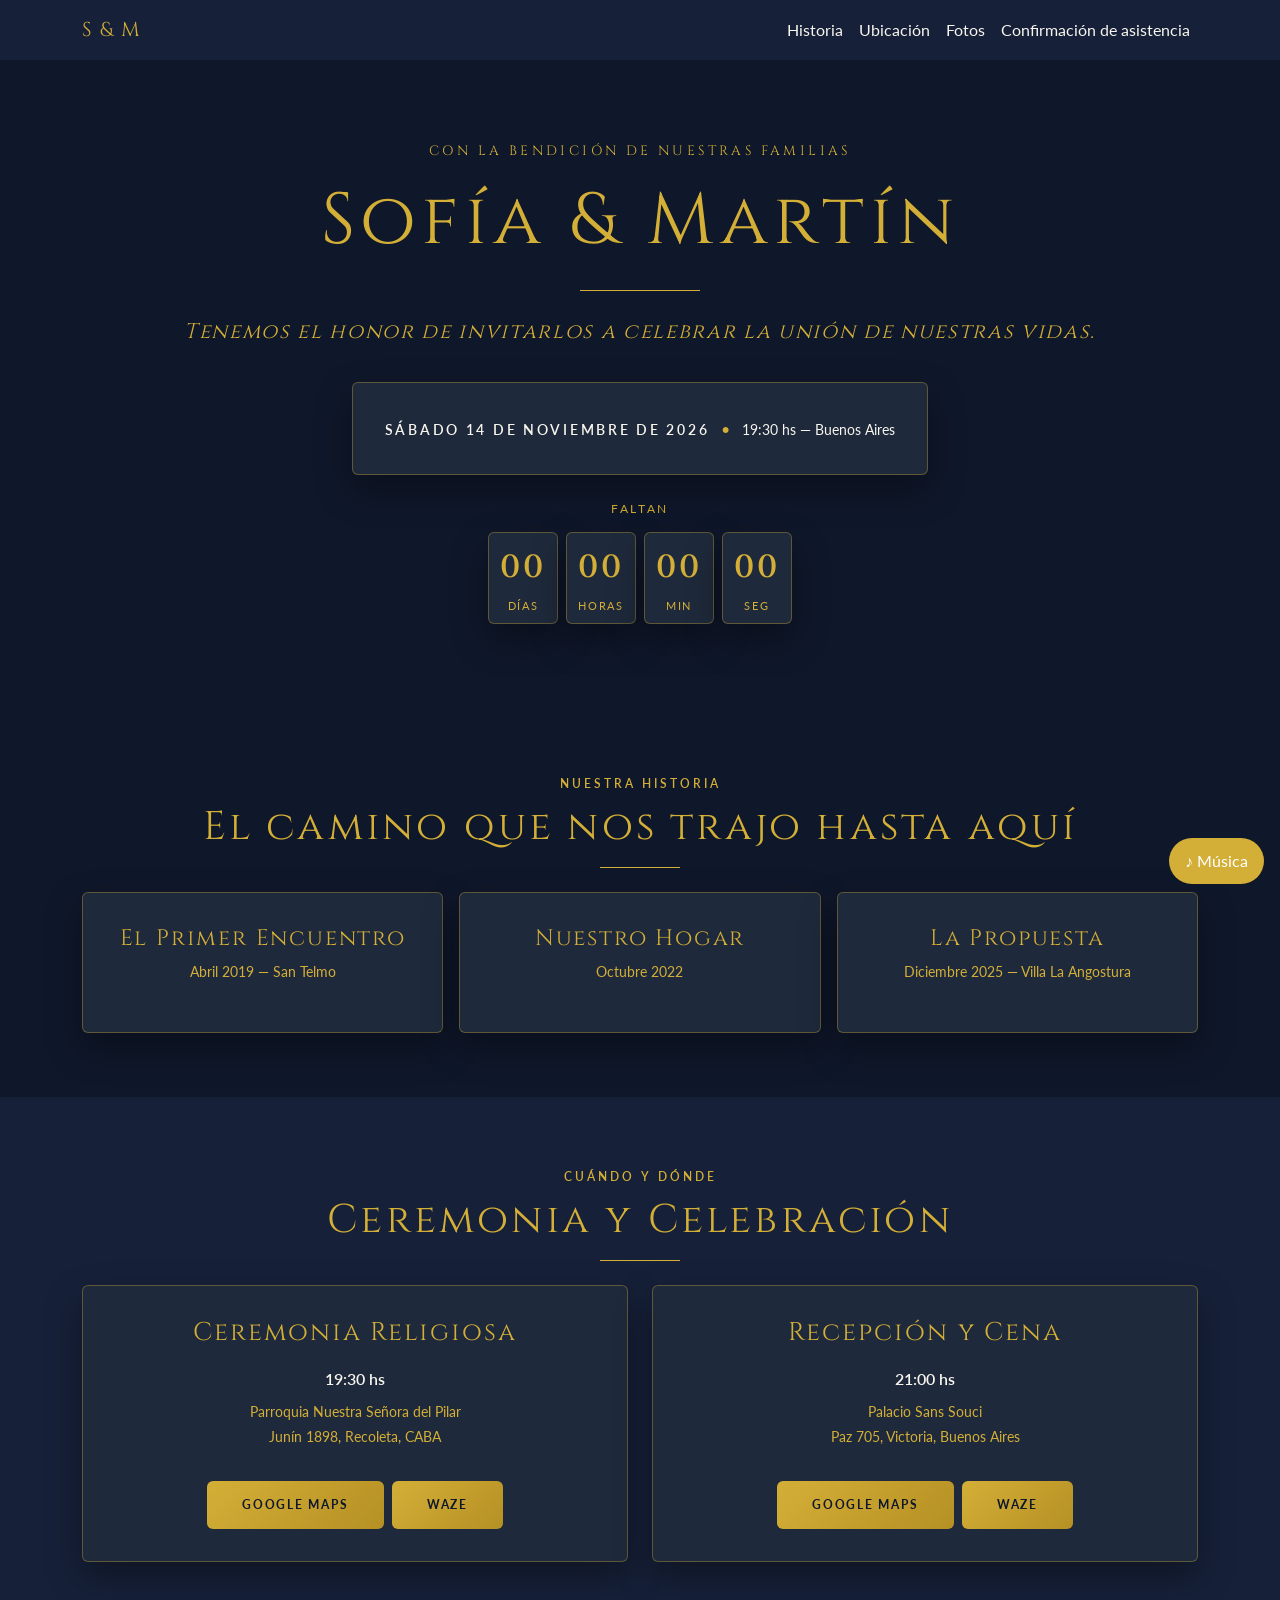
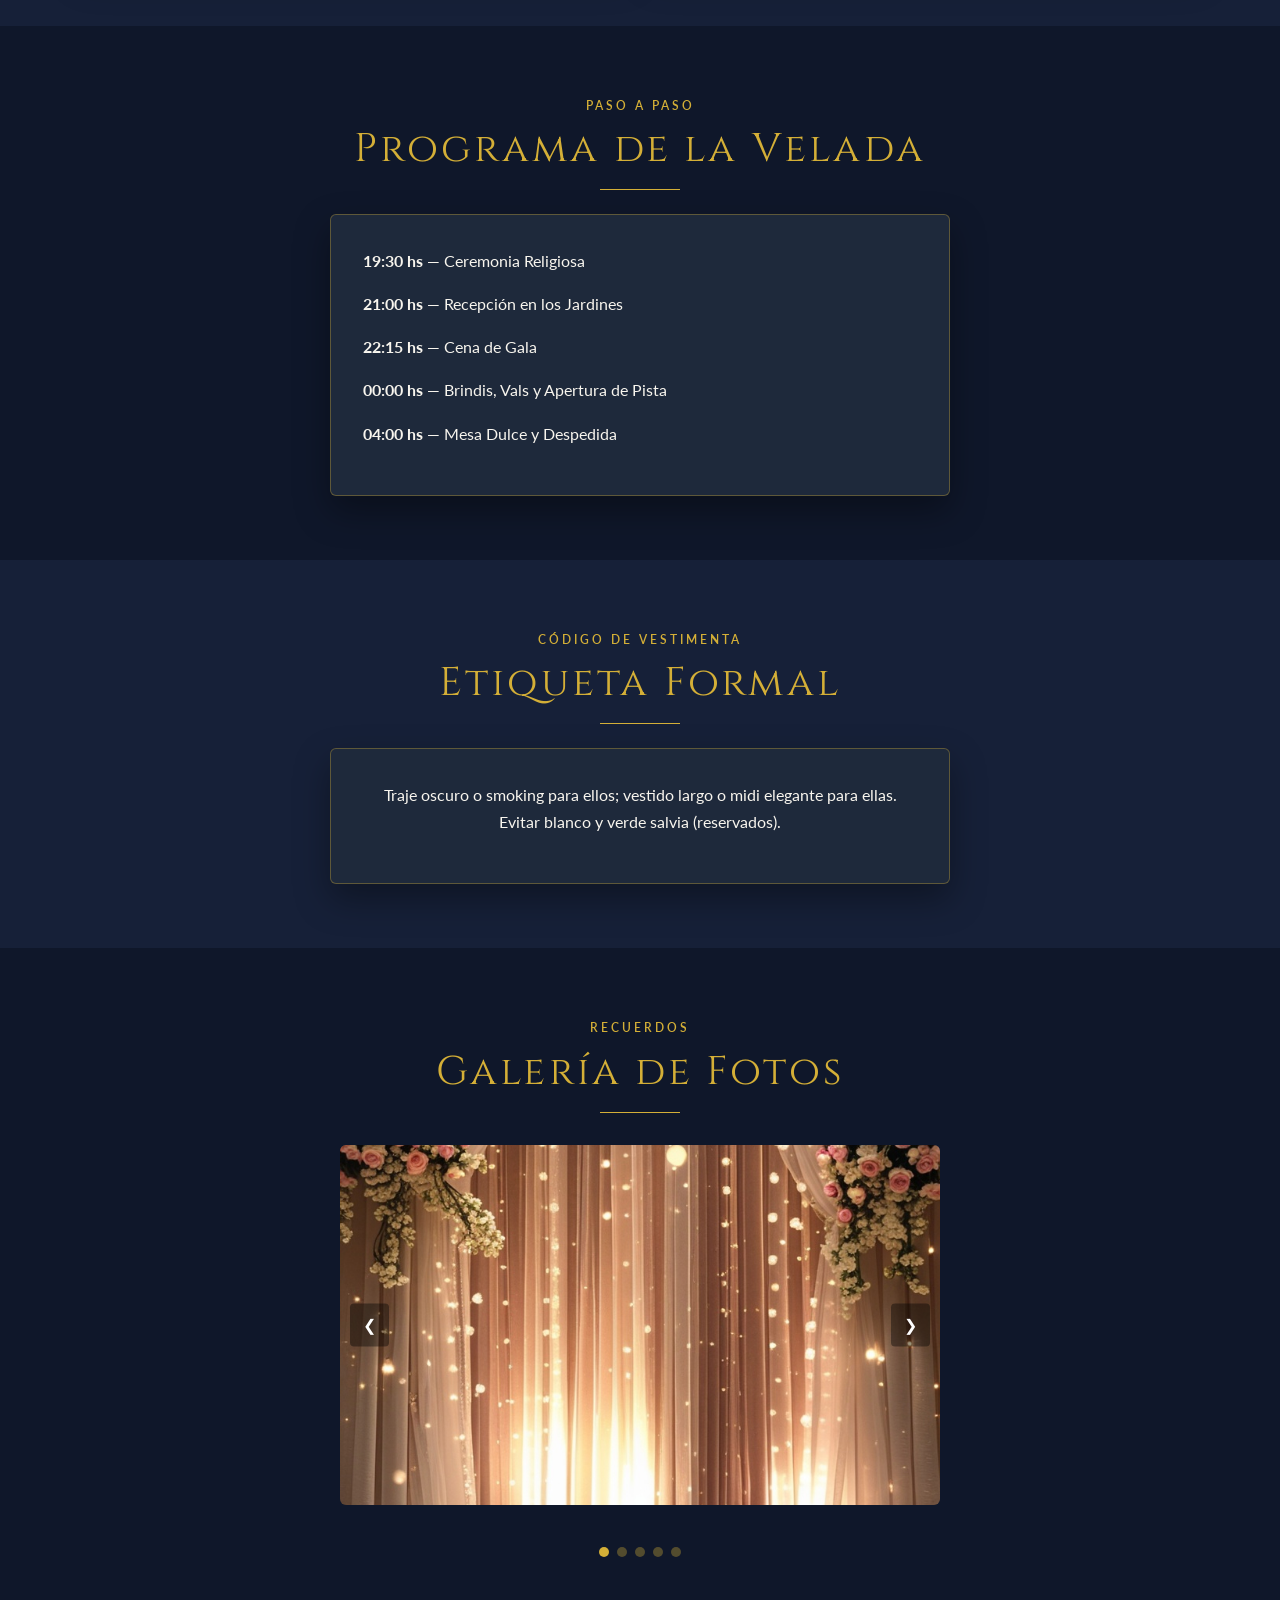
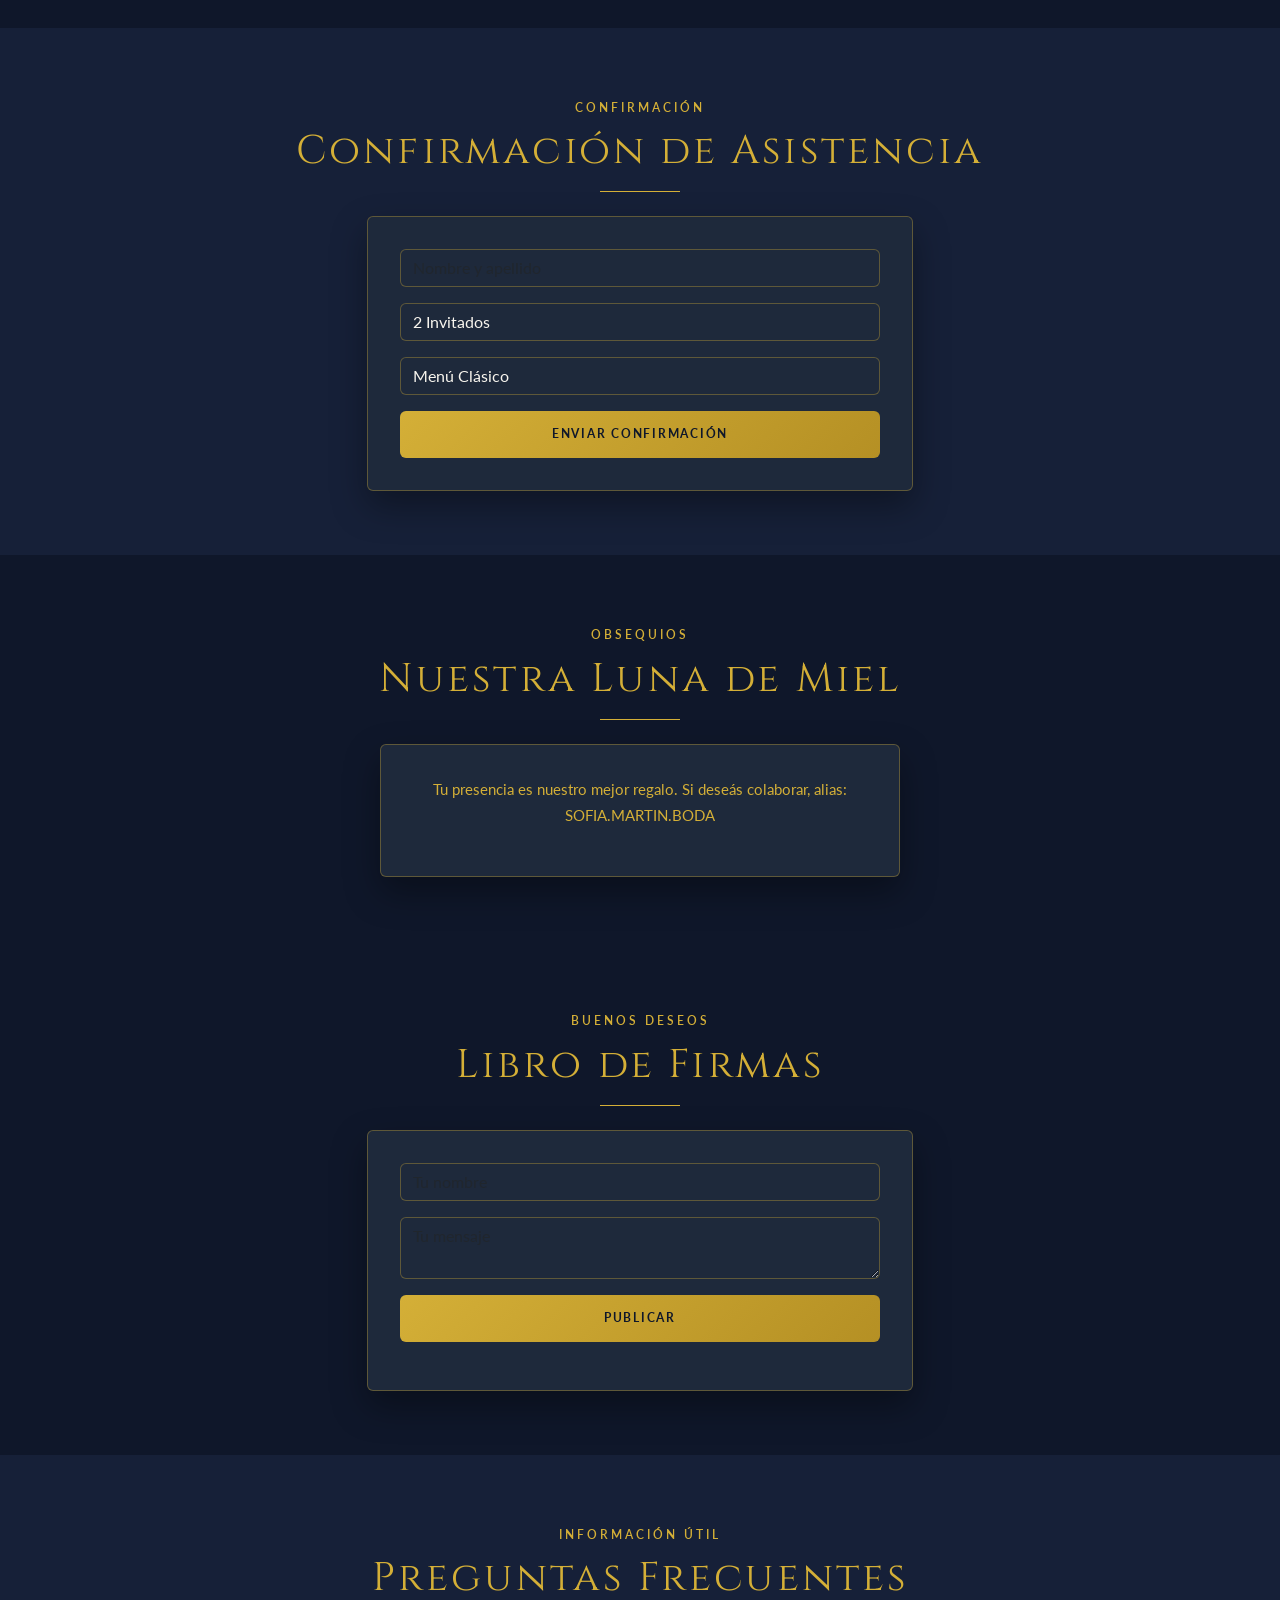
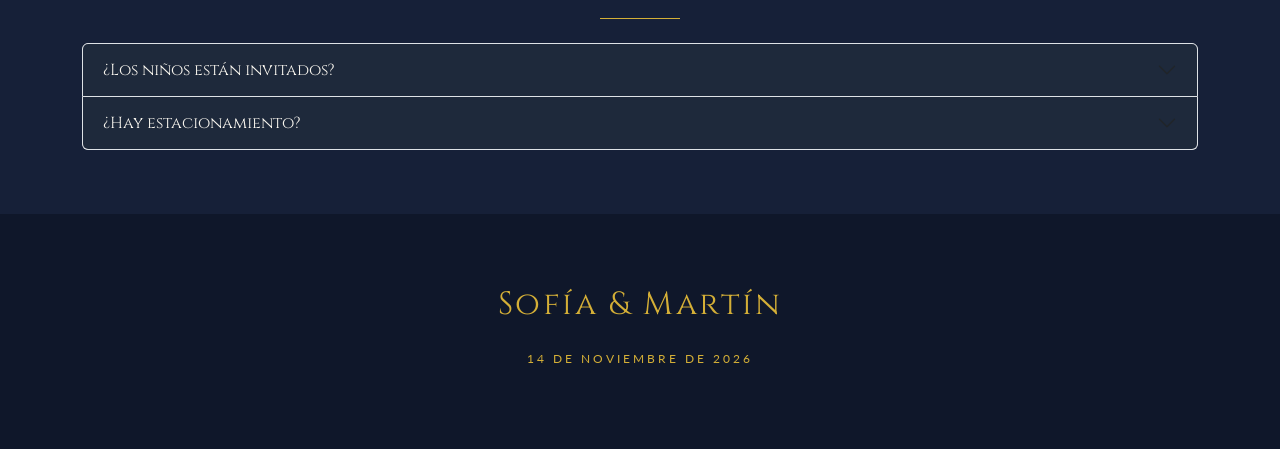
<file: casamiento-nocturno/index.html>
<!DOCTYPE html>
<html lang="es">
<head>
<meta charset="UTF-8">
<meta name="viewport" content="width=device-width, initial-scale=1.0">
<title>Sofía & Martín — Nocturno</title>
<link href="https://fonts.googleapis.com/css2?family=Cinzel:wght@400;600&family=Lato:wght@300;400;700&display=swap" rel="stylesheet">
<link href="https://cdn.jsdelivr.net/npm/bootstrap@5.3.3/dist/css/bootstrap.min.css" rel="stylesheet">
<style>
:root { --bg-primary:#0F172A;--bg-secondary:#162038;--text-main:#F8F5EE;--text-muted:#D4AF37;--accent:#D4AF37;--card-bg:#1E293B;--border-color:rgba(212,175,55,0.35);--radius:6px; }
body{background:var(--bg-primary);color:var(--text-main);font-family:'Lato',sans-serif;line-height:1.7;margin:0;}
h1,h2,h3,.serif{font-family:'Cinzel',serif;font-weight:400;letter-spacing:.08em;color:var(--accent);}
.card{background:var(--card-bg);border:1px solid var(--border-color);border-radius:var(--radius);padding:2rem;box-shadow:0 15px 35px rgba(0,0,0,.35);}
.btn{background:linear-gradient(135deg,#D4AF37,#B59024);color:#0F172A;border:none;padding:.9rem 2.2rem;border-radius:var(--radius);text-transform:uppercase;letter-spacing:.14em;font-weight:700;font-size:.78rem;cursor:pointer;transition:transform .2s,box-shadow .2s;}
.btn:hover{transform:translateY(-2px);box-shadow:0 6px 20px rgba(212,175,55,.35);}
.carousel{position:relative;max-width:600px;margin:2rem auto;overflow:hidden;border-radius:var(--radius);}
.carousel-track{display:flex;transition:transform .5s ease;}
.carousel-track img{min-width:100%;height:360px;object-fit:cover;}
.carousel-btn{position:absolute;top:50%;transform:translateY(-50%);background:rgba(0,0,0,.4);color:#fff;border:none;padding:.5rem .8rem;cursor:pointer;border-radius:4px;}
.carousel-btn.prev{left:10px;} .carousel-btn.next{right:10px;}
.carousel-dots{text-align:center;margin-top:1rem;}
.carousel-dots span{display:inline-block;width:10px;height:10px;margin:0 4px;border-radius:50%;background:var(--border-color);cursor:pointer;}
.carousel-dots span.active{background:var(--accent);}
body { padding: 0; }
.section-pad { padding: 4rem 1rem; }
.hero { text-align: center; padding: 5rem 1rem; }
.accordion-button { color: var(--text-main) !important; background: var(--card-bg); }
.accordion-body { color: var(--text-main); }
.nav-link { color: var(--text-main) !important; }
.navbar-brand { color: var(--accent) !important; }
.form-control, .form-select { color: var(--text-main); background: var(--card-bg); border-color: var(--border-color); }
.card { color: var(--text-main); }
a { color: var(--accent); }
p, span, div, h1, h2, h3, li { color: inherit; }
</style>
</head>
<body>

<nav class="navbar navbar-expand-lg" style="background:var(--bg-secondary);">
  <div class="container">
    <a class="navbar-brand serif" href="#" style="color:var(--accent);">S & M</a>
    <button class="navbar-toggler" type="button" data-bs-toggle="collapse" data-bs-target="#navMenu"><span class="navbar-toggler-icon"></span></button>
    <div class="collapse navbar-collapse" id="navMenu">
      <ul class="navbar-nav ms-auto">
        <li class="nav-item"><a class="nav-link" href="#historia">Historia</a></li>
        <li class="nav-item"><a class="nav-link" href="#ubicacion">Ubicación</a></li>
        <li class="nav-item"><a class="nav-link" href="#galeria">Fotos</a></li>
        <li class="nav-item"><a class="nav-link" href="#rsvp">Confirmación de asistencia</a></li>
      </ul>
    </div>
  </div>
</nav>

<header class="hero">
  <div class="container">
    <p class="serif" style="text-transform:uppercase;letter-spacing:.25em;font-size:.85rem;color:var(--text-muted);">Con la bendición de nuestras familias</p>
    <h1 class="serif" style="font-size:clamp(2.5rem,8vw,4.5rem);margin:1rem 0;">Sofía <span style="color:var(--accent);">&amp;</span> Martín</h1>
    <div style="width:120px;height:1px;background:var(--accent);margin:1.5rem auto;"></div>
    <p class="serif" style="font-style:italic;font-size:1.3rem;color:var(--text-muted);">Tenemos el honor de invitarlos a celebrar la unión de nuestras vidas.</p>
    <div class="card d-inline-block mt-3">
      <span style="text-transform:uppercase;letter-spacing:.2em;font-size:.85rem;font-weight:600;">Sábado 14 de Noviembre de 2026</span>
      <span style="margin:0 .5rem;color:var(--accent);">•</span>
      <span style="font-size:.85rem;">19:30 hs — Buenos Aires</span>
    </div>
    <div class="mt-4">
      <p style="text-transform:uppercase;letter-spacing:.22em;font-size:.75rem;color:var(--text-muted);margin-bottom:.8rem;">Faltan</p>
      <div class="d-flex gap-2 justify-content-center flex-wrap">
        <div class="card p-2" style="min-width:70px;"><span id="cd-days" class="serif" style="font-size:2rem;font-weight:600;display:block;">00</span><span style="font-size:.7rem;text-transform:uppercase;letter-spacing:.15em;color:var(--text-muted);">Días</span></div>
        <div class="card p-2" style="min-width:70px;"><span id="cd-hours" class="serif" style="font-size:2rem;font-weight:600;display:block;">00</span><span style="font-size:.7rem;text-transform:uppercase;letter-spacing:.15em;color:var(--text-muted);">Horas</span></div>
        <div class="card p-2" style="min-width:70px;"><span id="cd-minutes" class="serif" style="font-size:2rem;font-weight:600;display:block;">00</span><span style="font-size:.7rem;text-transform:uppercase;letter-spacing:.15em;color:var(--text-muted);">Min</span></div>
        <div class="card p-2" style="min-width:70px;"><span id="cd-seconds" class="serif" style="font-size:2rem;font-weight:600;display:block;color:var(--accent);">00</span><span style="font-size:.7rem;text-transform:uppercase;letter-spacing:.15em;color:var(--text-muted);">Seg</span></div>
      </div>
    </div>
  </div>
</header>

<section class="section-pad" id="historia">
  <div class="container">
    <div class="text-center mb-4">
      <span style="text-transform:uppercase;letter-spacing:.25em;font-size:.75rem;color:var(--accent);font-weight:600;">Nuestra Historia</span>
      <h2 class="serif" style="font-size:2.5rem;margin:.5rem 0 1rem;">El camino que nos trajo hasta aquí</h2>
      <div style="width:80px;height:1px;background:var(--accent);margin:0 auto 1.5rem;"></div>
    </div>
    <div class="row g-3">
      <div class="col-md-4"><div class="card text-center h-100"><h3 class="serif" style="font-size:1.4rem;">El Primer Encuentro</h3><p style="color:var(--text-muted);font-size:.9rem;">Abril 2019 — San Telmo</p></div></div>
      <div class="col-md-4"><div class="card text-center h-100"><h3 class="serif" style="font-size:1.4rem;">Nuestro Hogar</h3><p style="color:var(--text-muted);font-size:.9rem;">Octubre 2022</p></div></div>
      <div class="col-md-4"><div class="card text-center h-100"><h3 class="serif" style="font-size:1.4rem;">La Propuesta</h3><p style="color:var(--text-muted);font-size:.9rem;">Diciembre 2025 — Villa La Angostura</p></div></div>
    </div>
  </div>
</section>

<section class="section-pad" id="ubicacion" style="background:var(--bg-secondary);">
  <div class="container">
    <div class="text-center mb-4">
      <span style="text-transform:uppercase;letter-spacing:.25em;font-size:.75rem;color:var(--accent);font-weight:600;">Cuándo y Dónde</span>
      <h2 class="serif" style="font-size:2.5rem;margin:.5rem 0 1rem;">Ceremonia y Celebración</h2>
      <div style="width:80px;height:1px;background:var(--accent);margin:0 auto 1.5rem;"></div>
    </div>
    <div class="row g-4">
      <div class="col-md-6">
        <div class="card h-100 text-center">
          <h3 class="serif" style="font-size:1.6rem;">Ceremonia Religiosa</h3>
          <p style="font-weight:600;margin:.5rem 0;">19:30 hs</p>
          <p style="color:var(--text-muted);font-size:.9rem;">Parroquia Nuestra Señora del Pilar<br>Junín 1898, Recoleta, CABA</p>
          <div class="d-flex gap-2 justify-content-center flex-wrap mt-3">
            <a href="https://www.google.com/maps/search/?api=1&query=Parroquia+Nuestra+Se%C3%B1ora+del+Pilar+Junin+1898+Buenos+Aires" target="_blank" class="btn btn-sm">Google Maps</a>
            <a href="https://waze.com/ul?q=Junin+1898+Buenos+Aires&navigate=yes" target="_blank" class="btn btn-sm">Waze</a>
          </div>
        </div>
      </div>
      <div class="col-md-6">
        <div class="card h-100 text-center">
          <h3 class="serif" style="font-size:1.6rem;">Recepción y Cena</h3>
          <p style="font-weight:600;margin:.5rem 0;">21:00 hs</p>
          <p style="color:var(--text-muted);font-size:.9rem;">Palacio Sans Souci<br>Paz 705, Victoria, Buenos Aires</p>
          <div class="d-flex gap-2 justify-content-center flex-wrap mt-3">
            <a href="https://www.google.com/maps/search/?api=1&query=Palacio+Sans+Souci+Paz+705+Victoria+Buenos+Aires" target="_blank" class="btn btn-sm">Google Maps</a>
            <a href="https://waze.com/ul?q=Palacio+Sans+Souci+Victoria+Buenos+Aires&navigate=yes" target="_blank" class="btn btn-sm">Waze</a>
          </div>
        </div>
      </div>
    </div>
  </div>
</section>

<section class="section-pad" id="cronograma">
  <div class="container">
    <div class="text-center mb-4">
      <span style="text-transform:uppercase;letter-spacing:.25em;font-size:.75rem;color:var(--accent);font-weight:600;">Paso a Paso</span>
      <h2 class="serif" style="font-size:2.5rem;margin:.5rem 0 1rem;">Programa de la Velada</h2>
      <div style="width:80px;height:1px;background:var(--accent);margin:0 auto 1.5rem;"></div>
    </div>
    <div class="card" style="max-width:620px;margin:0 auto;text-align:left;">
      <p><strong>19:30 hs</strong> — Ceremonia Religiosa</p>
      <p><strong>21:00 hs</strong> — Recepción en los Jardines</p>
      <p><strong>22:15 hs</strong> — Cena de Gala</p>
      <p><strong>00:00 hs</strong> — Brindis, Vals y Apertura de Pista</p>
      <p><strong>04:00 hs</strong> — Mesa Dulce y Despedida</p>
    </div>
  </div>
</section>

<section class="section-pad" id="etiqueta" style="background:var(--bg-secondary);">
  <div class="container text-center">
    <span style="text-transform:uppercase;letter-spacing:.25em;font-size:.75rem;color:var(--accent);font-weight:600;">Código de Vestimenta</span>
    <h2 class="serif" style="font-size:2.5rem;margin:.5rem 0 1rem;">Etiqueta Formal</h2>
    <div style="width:80px;height:1px;background:var(--accent);margin:0 auto 1.5rem;"></div>
    <div class="card" style="max-width:620px;margin:0 auto;">
      <p>Traje oscuro o smoking para ellos; vestido largo o midi elegante para ellas. Evitar blanco y verde salvia (reservados).</p>
    </div>
  </div>
</section>

<section class="section-pad" id="galeria">
  <div class="container text-center">
    <span style="text-transform:uppercase;letter-spacing:.25em;font-size:.75rem;color:var(--accent);font-weight:600;">Recuerdos</span>
    <h2 class="serif" style="font-size:2.5rem;margin:.5rem 0 1rem;">Galería de Fotos</h2>
    <div style="width:80px;height:1px;background:var(--accent);margin:0 auto 1.5rem;"></div>
    <div class="carousel">
      <div class="carousel-track" id="carousel-track">
        <img src="IMG/fondo-cortinas.jpg" alt="Foto 1">
        <img src="IMG/ChatGPT Image 13 ago 2026, 01_12_37 a.m..png" alt="Foto 2">
        <img src="IMG/ChatGPT Image 13 ago 2026, 01_47_55 a.m..png" alt="Foto 3">
        <img src="IMG/fondo-cortinas.jpg" alt="Foto 4">
        <img src="IMG/ChatGPT Image 13 ago 2026, 01_12_37 a.m..png" alt="Foto 5">
      </div>
      <button class="carousel-btn prev" onclick="moveCarousel(-1)">&#10094;</button>
      <button class="carousel-btn next" onclick="moveCarousel(1)">&#10095;</button>
    </div>
    <div class="carousel-dots" id="carousel-dots"></div>
  </div>
</section>

<section class="section-pad" id="rsvp" style="background:var(--bg-secondary);">
  <div class="container">
    <div class="text-center mb-4">
      <span style="text-transform:uppercase;letter-spacing:.25em;font-size:.75rem;color:var(--accent);font-weight:600;">Confirmación</span>
      <h2 class="serif" style="font-size:2.5rem;margin:.5rem 0 1rem;">Confirmación de Asistencia</h2>
      <div style="width:80px;height:1px;background:var(--accent);margin:0 auto 1.5rem;"></div>
    </div>
    <div class="row justify-content-center">
      <div class="col-md-6">
        <div class="card">
          <form id="rsvp-form">
            <div class="mb-3"><input type="text" id="rsvp-name" class="form-control" placeholder="Nombre y apellido" required></div>
            <div class="mb-3">
              <select id="rsvp-guests" class="form-select">
                <option value="1">1 Invitado</option>
                <option value="2" selected>2 Invitados</option>
                <option value="3">3 Invitados</option>
              </select>
            </div>
            <div class="mb-3">
              <select id="rsvp-diet" class="form-select">
                <option value="Clásico">Menú Clásico</option>
                <option value="Vegetariano">Vegetariano</option>
                <option value="Vegano">Vegano</option>
                <option value="Celíaco">Sin TACC</option>
              </select>
            </div>
            <button type="submit" class="btn w-100">Enviar Confirmación</button>
          </form>
          <p id="rsvp-success" style="display:none;margin-top:1rem;color:var(--accent);font-weight:600;text-align:center;">¡Gracias por confirmar!</p>
        </div>
      </div>
    </div>
  </div>
</section>

<section class="section-pad" id="presentes">
  <div class="container text-center">
    <span style="text-transform:uppercase;letter-spacing:.25em;font-size:.75rem;color:var(--accent);font-weight:600;">Obsequios</span>
    <h2 class="serif" style="font-size:2.5rem;margin:.5rem 0 1rem;">Nuestra Luna de Miel</h2>
    <div style="width:80px;height:1px;background:var(--accent);margin:0 auto 1.5rem;"></div>
    <div class="card" style="max-width:520px;margin:0 auto;">
      <p style="color:var(--text-muted);font-size:.95rem;">Tu presencia es nuestro mejor regalo. Si deseás colaborar, alias: SOFIA.MARTIN.BODA</p>
    </div>
  </div>
</section>

<section class="section-pad" id="guestbook">
  <div class="container">
    <div class="text-center mb-4">
      <span style="text-transform:uppercase;letter-spacing:.25em;font-size:.75rem;color:var(--accent);font-weight:600;">Buenos Deseos</span>
      <h2 class="serif" style="font-size:2.5rem;margin:.5rem 0 1rem;">Libro de Firmas</h2>
      <div style="width:80px;height:1px;background:var(--accent);margin:0 auto 1.5rem;"></div>
    </div>
    <div class="row justify-content-center">
      <div class="col-md-6">
        <div class="card">
          <form id="guestbook-form">
            <div class="mb-3"><input type="text" id="gb-author" class="form-control" placeholder="Tu nombre" required></div>
            <div class="mb-3"><textarea id="gb-message" class="form-control" rows="2" placeholder="Tu mensaje" required></textarea></div>
            <button type="submit" class="btn w-100">Publicar</button>
          </form>
          <div id="guestbook-wall" class="mt-3"></div>
        </div>
      </div>
    </div>
  </div>
</section>

<section class="section-pad" id="faq" style="background:var(--bg-secondary);">
  <div class="container">
    <div class="text-center mb-4">
      <span style="text-transform:uppercase;letter-spacing:.25em;font-size:.75rem;color:var(--accent);font-weight:600;">Información Útil</span>
      <h2 class="serif" style="font-size:2.5rem;margin:.5rem 0 1rem;">Preguntas Frecuentes</h2>
      <div style="width:80px;height:1px;background:var(--accent);margin:0 auto 1.5rem;"></div>
    </div>
    <div class="accordion" id="faqAccordion">
      <div class="accordion-item">
        <h2 class="accordion-header"><button class="accordion-button collapsed" type="button" data-bs-toggle="collapse" data-bs-target="#f1">¿Los niños están invitados?</button></h2>
        <div id="f1" class="accordion-collapse collapse" data-bs-parent="#faqAccordion"><div class="accordion-body">Los niños de la familia son muy bienvenidos. Contaremos con menú infantil.</div></div>
      </div>
      <div class="accordion-item">
        <h2 class="accordion-header"><button class="accordion-button collapsed" type="button" data-bs-toggle="collapse" data-bs-target="#f2">¿Hay estacionamiento?</button></h2>
        <div id="f2" class="accordion-collapse collapse" data-bs-parent="#faqAccordion"><div class="accordion-body">Sí, estacionamiento privado y valet parking sin cargo.</div></div>
      </div>
    </div>
  </div>
</section>

<footer class="section-pad text-center">
  <div class="container">
    <p class="serif" style="font-size:2rem;">Sofía <span style="color:var(--accent);">&amp;</span> Martín</p>
    <p style="text-transform:uppercase;letter-spacing:.25em;font-size:.75rem;color:var(--text-muted);margin-top:.5rem;">14 de Noviembre de 2026</p>
  </div>
</footer>

<audio id="bg-audio" loop preload="none" src="Kali Uchis - All I Can Say.mp3"></audio>
<button onclick="var a=document.getElementById('bg-audio'); a.paused?a.play():a.pause();" style="position:fixed;bottom:1rem;right:1rem;padding:.6rem 1rem;border-radius:50px;background:var(--accent);color:#fff;border:none;cursor:pointer;z-index:1000;">♪ Música</button>

<script src="https://cdn.jsdelivr.net/npm/bootstrap@5.3.3/dist/js/bootstrap.bundle.min.js"></script>
<script>
  const weddingDate = new Date('2026-11-14T19:30:00-03:00').getTime();
  function updateCountdown() {
    const now = Date.now();
    let distance = weddingDate - now;
    if (distance < 0) distance = 0;
    const days = Math.floor(distance / (1000*60*60*24));
    const hours = Math.floor((distance % (1000*60*60*24))/(1000*60*60));
    const minutes = Math.floor((distance % (1000*60*60))/(1000*60));
    const seconds = Math.floor((distance % (1000*60))/1000);
    document.getElementById('cd-days').textContent = String(days).padStart(2,'0');
    document.getElementById('cd-hours').textContent = String(hours).padStart(2,'0');
    document.getElementById('cd-minutes').textContent = String(minutes).padStart(2,'0');
    document.getElementById('cd-seconds').textContent = String(seconds).padStart(2,'0');
  }
  setInterval(updateCountdown, 1000);
  updateCountdown();

  let carouselIndex = 0;
  const track = document.getElementById('carousel-track');
  const imgs = track.querySelectorAll('img');
  const dotsContainer = document.getElementById('carousel-dots');
  imgs.forEach((_,i) => {
    const d = document.createElement('span');
    d.addEventListener('click', () => { carouselIndex = i; updateCarousel(); });
    dotsContainer.appendChild(d);
  });
  function updateCarousel() {
    track.style.transform = 'translateX(-' + (carouselIndex * 100) + '%)';
    dotsContainer.querySelectorAll('span').forEach((s,i) => s.classList.toggle('active', i===carouselIndex));
  }
  function moveCarousel(dir) {
    carouselIndex = (carouselIndex + dir + imgs.length) % imgs.length;
    updateCarousel();
  }
  updateCarousel();

  document.getElementById('rsvp-form').addEventListener('submit', (e) => {
    e.preventDefault();
    const name = document.getElementById('rsvp-name').value.trim();
    if (!name) return;
    const guests = document.getElementById('rsvp-guests').value;
    const diet = document.getElementById('rsvp-diet').value;
    const msg = 'Hola! Confirmo asistencia: ' + name + '. Cantidad: ' + guests + '. Menu: ' + diet + '.';
    const url = 'https://wa.me/5491169143742?text=' + encodeURIComponent(msg);
    window.open(url, '_blank');
    document.getElementById('rsvp-success').style.display = 'block';
  });

  const GB_KEY = 'wedding_guestbook';
  function loadGuestbook() { try { return JSON.parse(localStorage.getItem(GB_KEY) || '[]'); } catch(e){ return []; } }
  function saveGuestbook(entries) { localStorage.setItem(GB_KEY, JSON.stringify(entries)); }
  function renderGuestbook() {
    const wall = document.getElementById('guestbook-wall');
    const entries = loadGuestbook();
    wall.innerHTML = entries.map(e => '<div class="card mt-2"><p style="font-style:italic;">"' + e.message + '"</p><p style="font-size:.8rem;color:var(--text-muted);">— ' + e.author + '</p></div>').join('');
  }
  renderGuestbook();
  document.getElementById('guestbook-form').addEventListener('submit', (e) => {
    e.preventDefault();
    const author = document.getElementById('gb-author').value.trim();
    const message = document.getElementById('gb-message').value.trim();
    if (!author || !message) return;
    const entries = loadGuestbook();
    entries.unshift({ author, message });
    saveGuestbook(entries);
    document.getElementById('gb-author').value = '';
    document.getElementById('gb-message').value = '';
    renderGuestbook();
  });
</script>
</body>
</html>
</file>
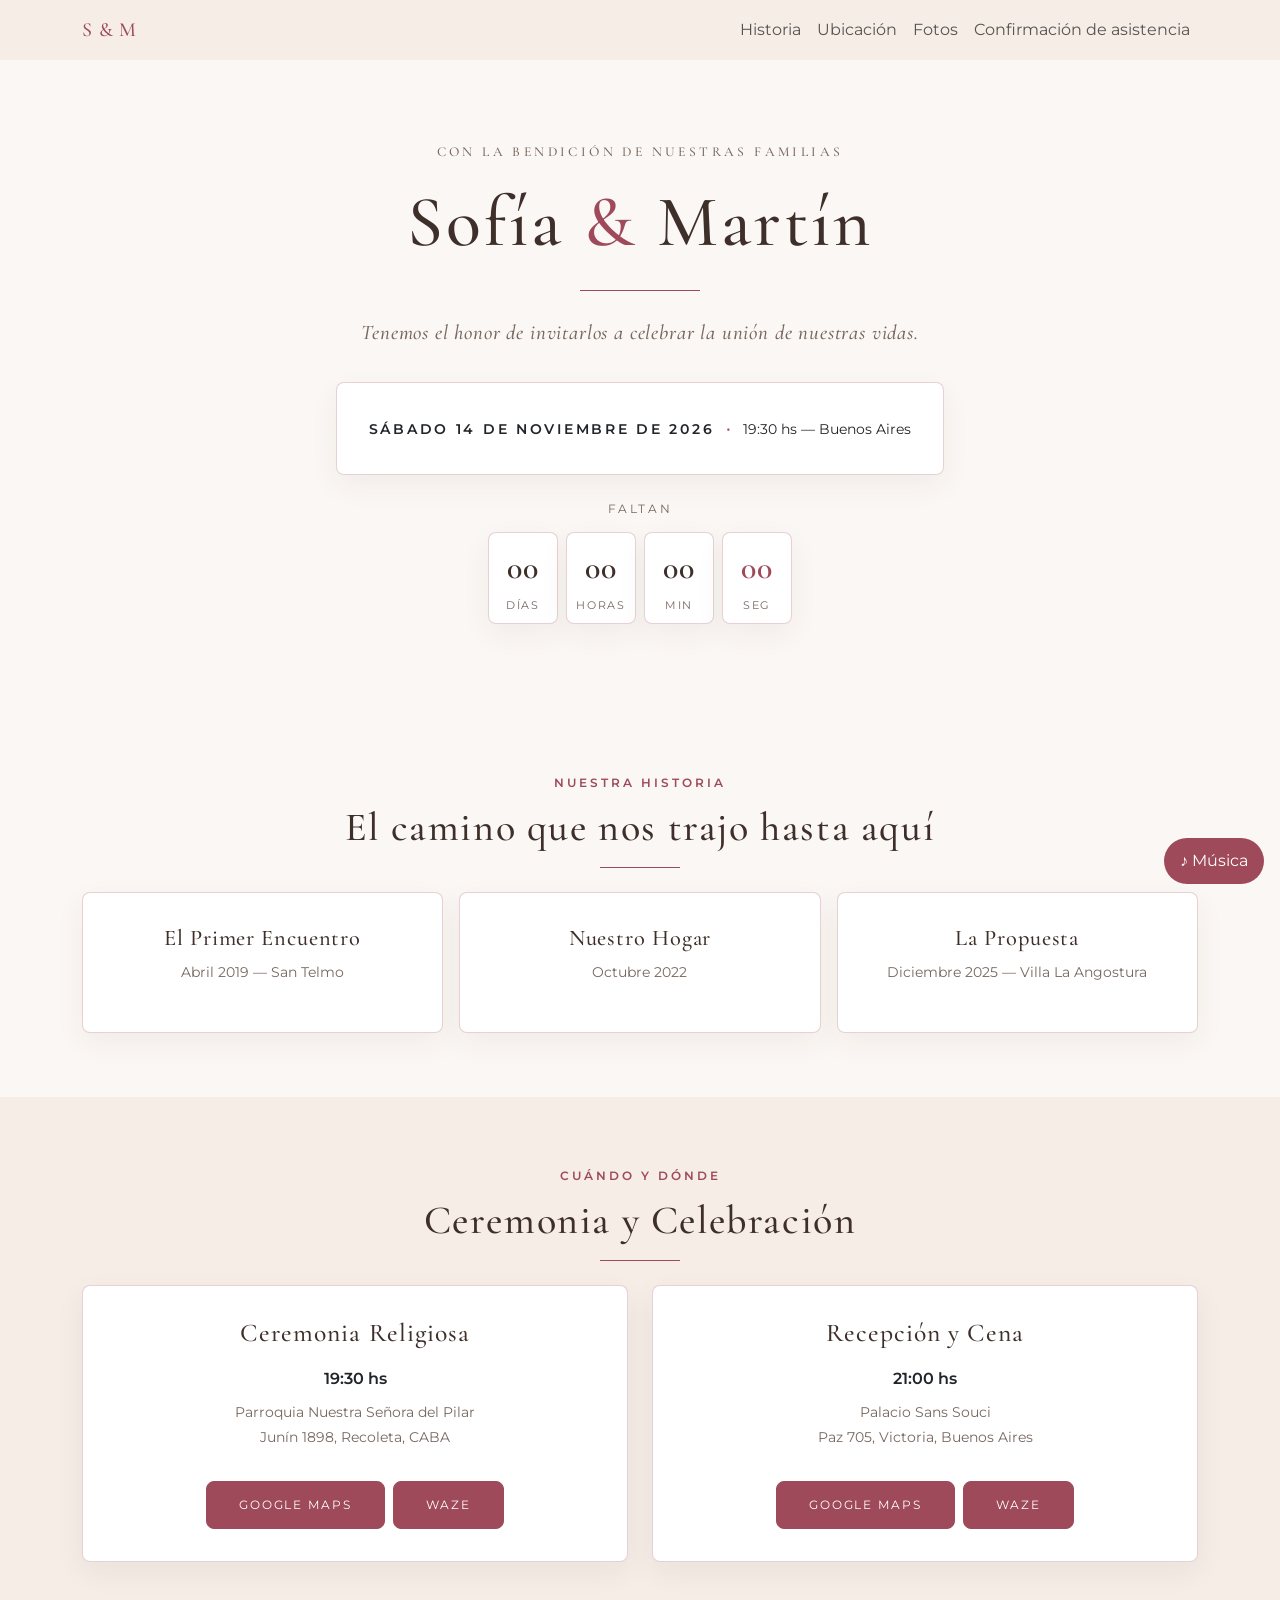
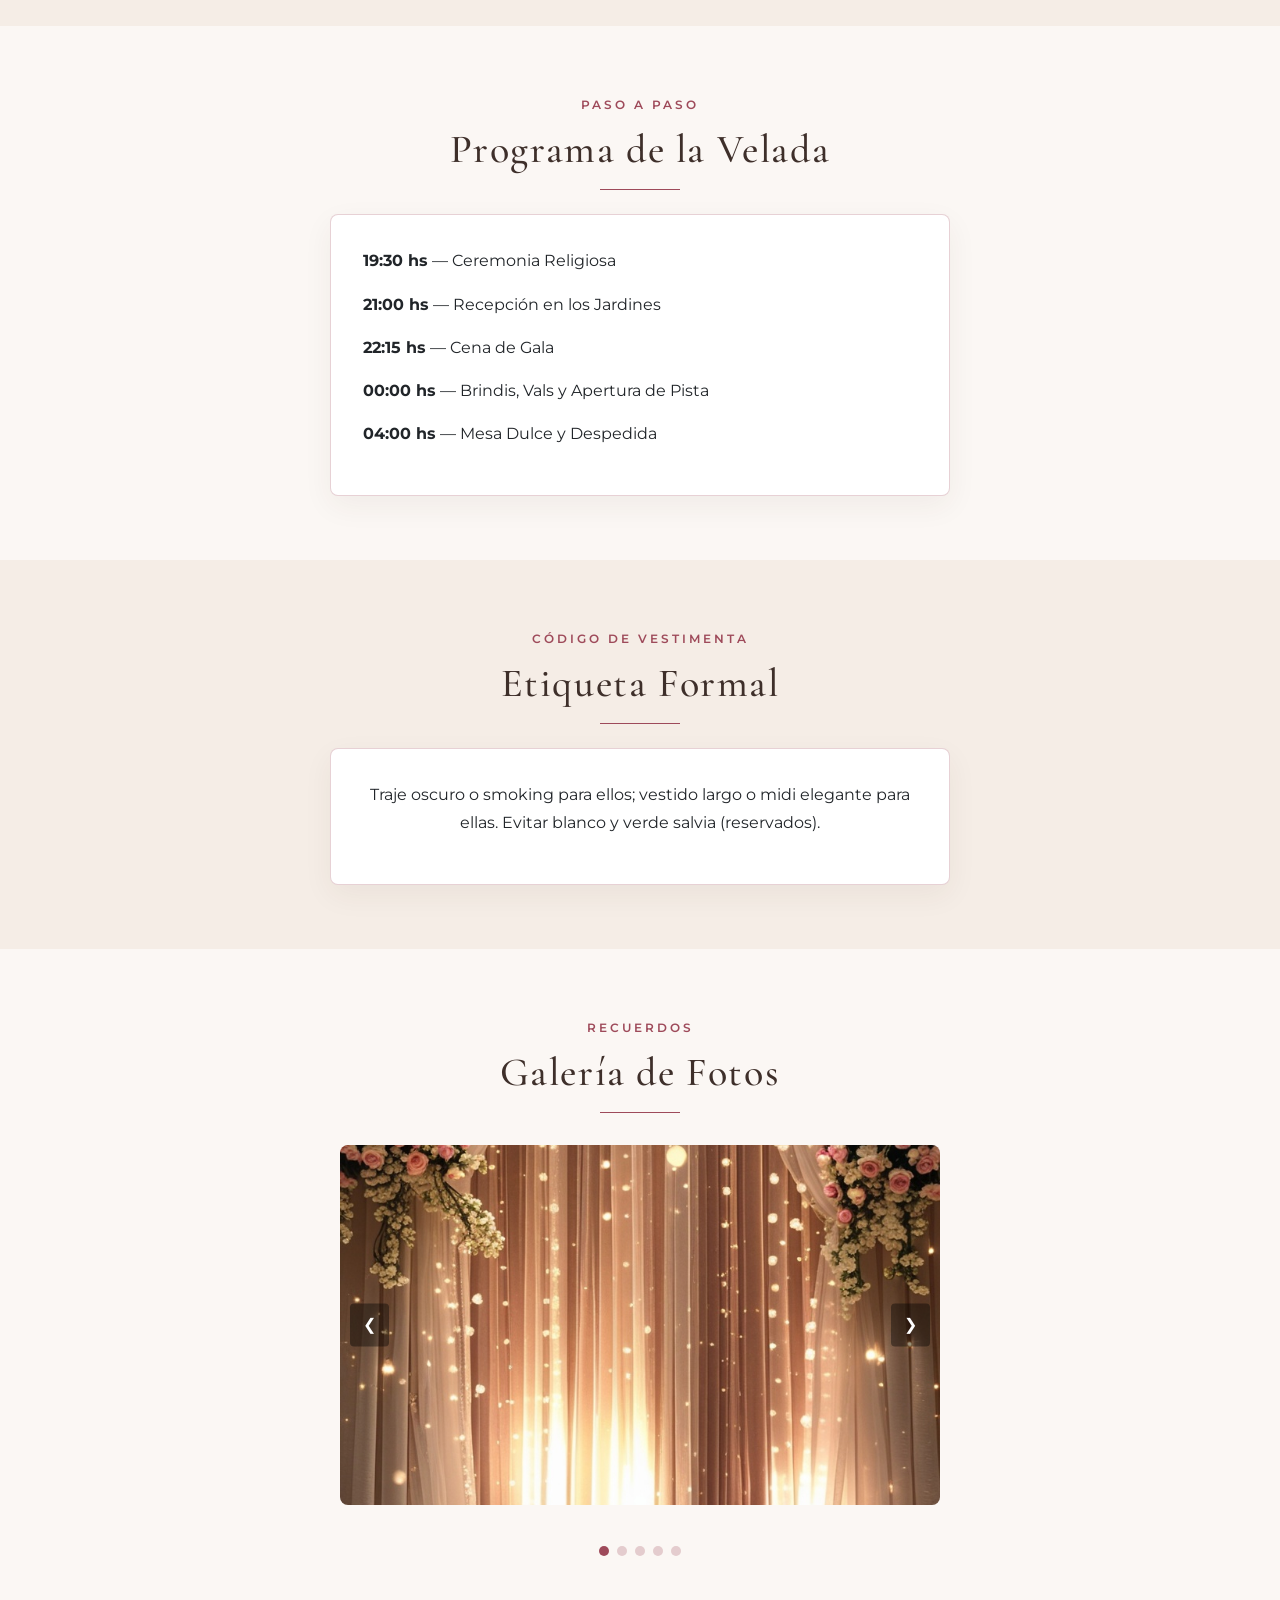
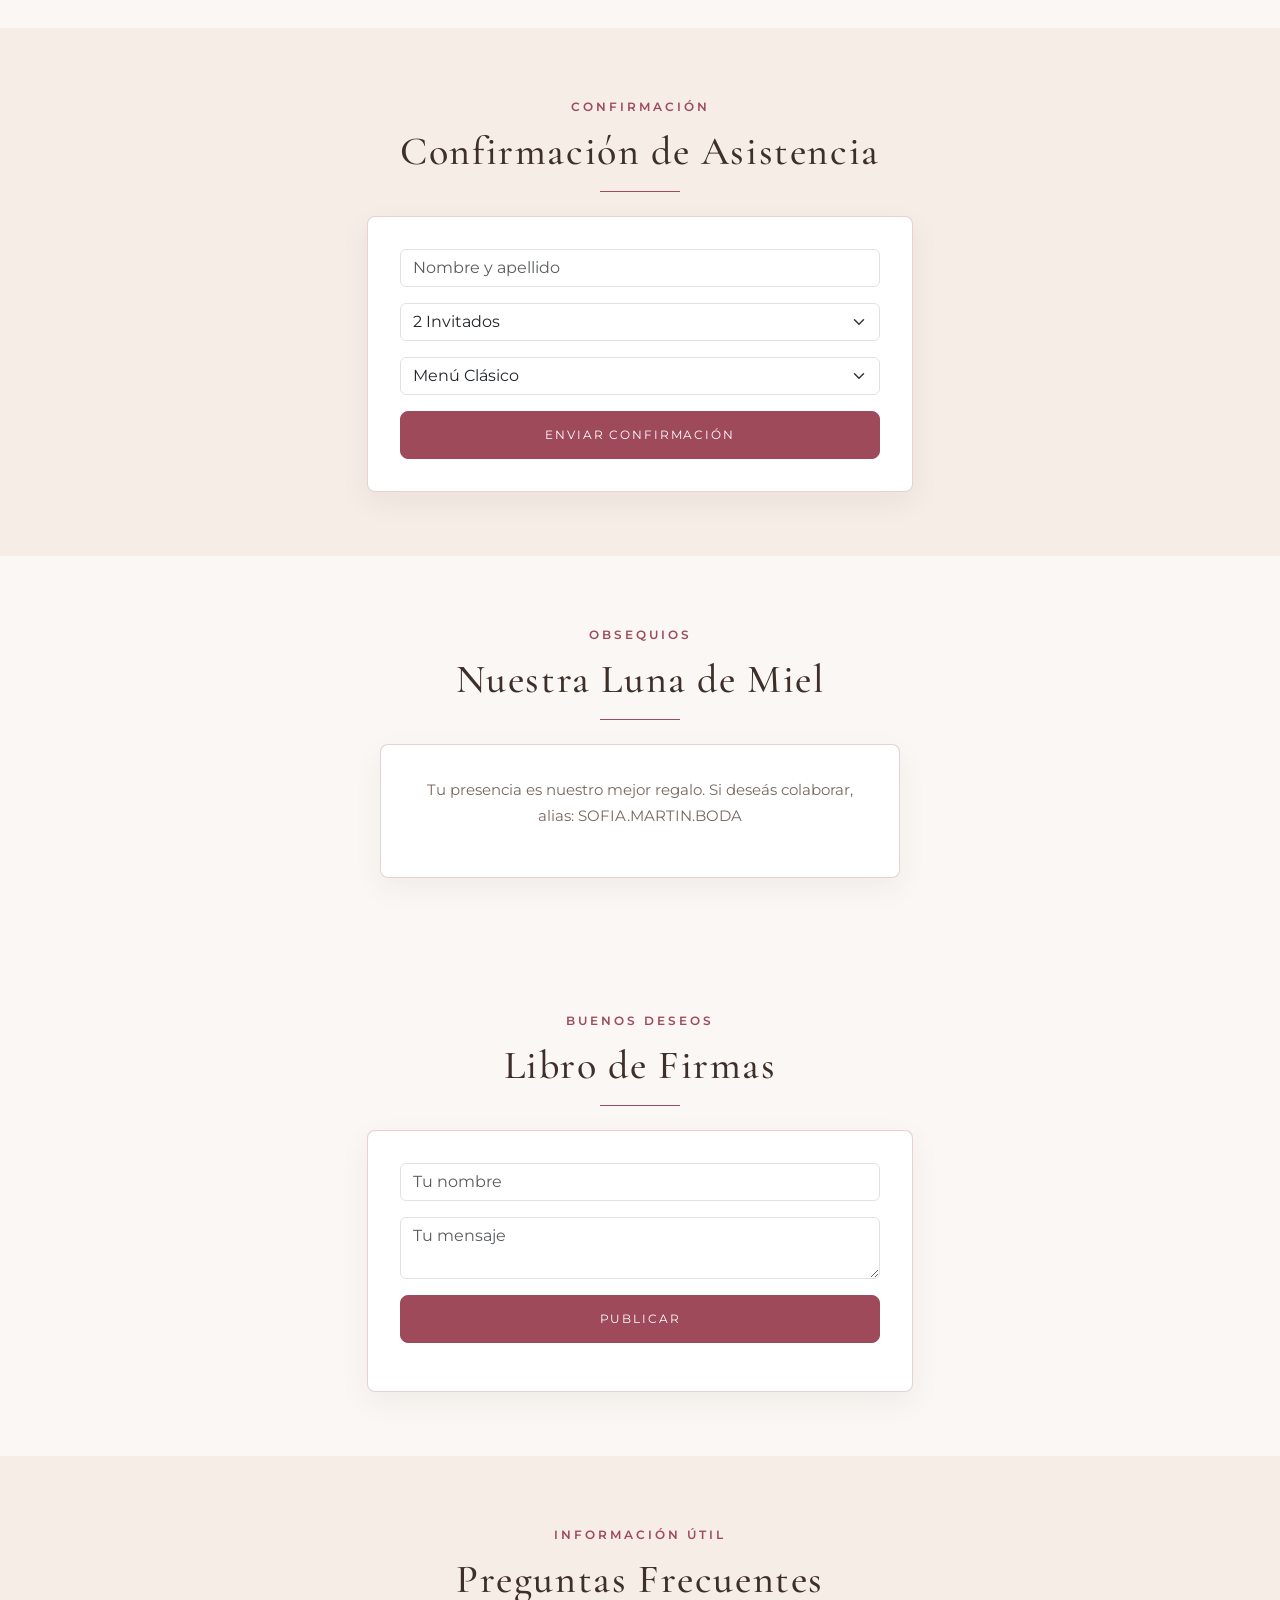
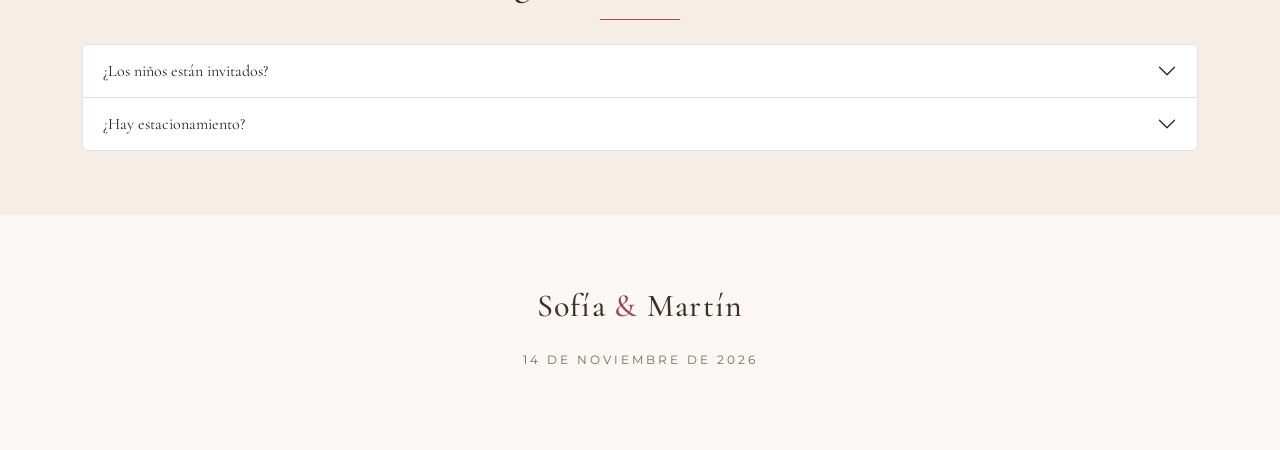
<file: casamiento-vintage/index.html>
<!DOCTYPE html>
<html lang="es">
<head>
<meta charset="UTF-8">
<meta name="viewport" content="width=device-width, initial-scale=1.0">
<title>Sofía & Martín — Vintage</title>
<link href="https://fonts.googleapis.com/css2?family=Cormorant+Garamond:wght@400;500;600&family=Montserrat:wght@300;400;500;600&display=swap" rel="stylesheet">
<link href="https://cdn.jsdelivr.net/npm/bootstrap@5.3.3/dist/css/bootstrap.min.css" rel="stylesheet">
<style>
:root { --bg-primary:#FBF7F4;--bg-secondary:#F5EDE6;--text-main:#3E2F2A;--text-muted:#78685F;--accent:#9E4A5A;--card-bg:#FFFFFF;--border-color:rgba(158,74,90,0.25);--radius:8px; }
body{background:var(--bg-primary);color:var(--text-main);font-family:'Montserrat',sans-serif;line-height:1.7;margin:0;}
h1,h2,h3,.serif{font-family:'Cormorant Garamond',serif;font-weight:500;letter-spacing:.04em;color:var(--text-main);}
.card{background:var(--card-bg);border:1px solid var(--border-color);border-radius:var(--radius);padding:2rem;box-shadow:0 10px 30px rgba(61,49,42,.06);}
.btn{background:var(--accent);color:#fff;border:1px solid var(--accent);padding:.85rem 2rem;border-radius:var(--radius);text-transform:uppercase;letter-spacing:.15em;font-size:.78rem;cursor:pointer;transition:all .3s;}
.btn:hover{background:transparent;color:var(--accent);}
.carousel{position:relative;max-width:600px;margin:2rem auto;overflow:hidden;border-radius:var(--radius);}
.carousel-track{display:flex;transition:transform .5s ease;}
.carousel-track img{min-width:100%;height:360px;object-fit:cover;}
.carousel-btn{position:absolute;top:50%;transform:translateY(-50%);background:rgba(0,0,0,.4);color:#fff;border:none;padding:.5rem .8rem;cursor:pointer;border-radius:4px;}
.carousel-btn.prev{left:10px;} .carousel-btn.next{right:10px;}
.carousel-dots{text-align:center;margin-top:1rem;}
.carousel-dots span{display:inline-block;width:10px;height:10px;margin:0 4px;border-radius:50%;background:var(--border-color);cursor:pointer;}
.carousel-dots span.active{background:var(--accent);}
body { padding: 0; }
.section-pad { padding: 4rem 1rem; }
.hero { text-align: center; padding: 5rem 1rem; }
</style>
</head>
<body>

<nav class="navbar navbar-expand-lg" style="background:var(--bg-secondary);">
  <div class="container">
    <a class="navbar-brand serif" href="#" style="color:var(--accent);">S & M</a>
    <button class="navbar-toggler" type="button" data-bs-toggle="collapse" data-bs-target="#navMenu"><span class="navbar-toggler-icon"></span></button>
    <div class="collapse navbar-collapse" id="navMenu">
      <ul class="navbar-nav ms-auto">
        <li class="nav-item"><a class="nav-link" href="#historia">Historia</a></li>
        <li class="nav-item"><a class="nav-link" href="#ubicacion">Ubicación</a></li>
        <li class="nav-item"><a class="nav-link" href="#galeria">Fotos</a></li>
        <li class="nav-item"><a class="nav-link" href="#rsvp">Confirmación de asistencia</a></li>
      </ul>
    </div>
  </div>
</nav>

<header class="hero">
  <div class="container">
    <p class="serif" style="text-transform:uppercase;letter-spacing:.25em;font-size:.85rem;color:var(--text-muted);">Con la bendición de nuestras familias</p>
    <h1 class="serif" style="font-size:clamp(2.5rem,8vw,4.5rem);margin:1rem 0;">Sofía <span style="color:var(--accent);">&amp;</span> Martín</h1>
    <div style="width:120px;height:1px;background:var(--accent);margin:1.5rem auto;"></div>
    <p class="serif" style="font-style:italic;font-size:1.3rem;color:var(--text-muted);">Tenemos el honor de invitarlos a celebrar la unión de nuestras vidas.</p>
    <div class="card d-inline-block mt-3">
      <span style="text-transform:uppercase;letter-spacing:.2em;font-size:.85rem;font-weight:600;">Sábado 14 de Noviembre de 2026</span>
      <span style="margin:0 .5rem;color:var(--accent);">•</span>
      <span style="font-size:.85rem;">19:30 hs — Buenos Aires</span>
    </div>
    <div class="mt-4">
      <p style="text-transform:uppercase;letter-spacing:.22em;font-size:.75rem;color:var(--text-muted);margin-bottom:.8rem;">Faltan</p>
      <div class="d-flex gap-2 justify-content-center flex-wrap">
        <div class="card p-2" style="min-width:70px;"><span id="cd-days" class="serif" style="font-size:2rem;font-weight:600;display:block;">00</span><span style="font-size:.7rem;text-transform:uppercase;letter-spacing:.15em;color:var(--text-muted);">Días</span></div>
        <div class="card p-2" style="min-width:70px;"><span id="cd-hours" class="serif" style="font-size:2rem;font-weight:600;display:block;">00</span><span style="font-size:.7rem;text-transform:uppercase;letter-spacing:.15em;color:var(--text-muted);">Horas</span></div>
        <div class="card p-2" style="min-width:70px;"><span id="cd-minutes" class="serif" style="font-size:2rem;font-weight:600;display:block;">00</span><span style="font-size:.7rem;text-transform:uppercase;letter-spacing:.15em;color:var(--text-muted);">Min</span></div>
        <div class="card p-2" style="min-width:70px;"><span id="cd-seconds" class="serif" style="font-size:2rem;font-weight:600;display:block;color:var(--accent);">00</span><span style="font-size:.7rem;text-transform:uppercase;letter-spacing:.15em;color:var(--text-muted);">Seg</span></div>
      </div>
    </div>
  </div>
</header>

<section class="section-pad" id="historia">
  <div class="container">
    <div class="text-center mb-4">
      <span style="text-transform:uppercase;letter-spacing:.25em;font-size:.75rem;color:var(--accent);font-weight:600;">Nuestra Historia</span>
      <h2 class="serif" style="font-size:2.5rem;margin:.5rem 0 1rem;">El camino que nos trajo hasta aquí</h2>
      <div style="width:80px;height:1px;background:var(--accent);margin:0 auto 1.5rem;"></div>
    </div>
    <div class="row g-3">
      <div class="col-md-4"><div class="card text-center h-100"><h3 class="serif" style="font-size:1.4rem;">El Primer Encuentro</h3><p style="color:var(--text-muted);font-size:.9rem;">Abril 2019 — San Telmo</p></div></div>
      <div class="col-md-4"><div class="card text-center h-100"><h3 class="serif" style="font-size:1.4rem;">Nuestro Hogar</h3><p style="color:var(--text-muted);font-size:.9rem;">Octubre 2022</p></div></div>
      <div class="col-md-4"><div class="card text-center h-100"><h3 class="serif" style="font-size:1.4rem;">La Propuesta</h3><p style="color:var(--text-muted);font-size:.9rem;">Diciembre 2025 — Villa La Angostura</p></div></div>
    </div>
  </div>
</section>

<section class="section-pad" id="ubicacion" style="background:var(--bg-secondary);">
  <div class="container">
    <div class="text-center mb-4">
      <span style="text-transform:uppercase;letter-spacing:.25em;font-size:.75rem;color:var(--accent);font-weight:600;">Cuándo y Dónde</span>
      <h2 class="serif" style="font-size:2.5rem;margin:.5rem 0 1rem;">Ceremonia y Celebración</h2>
      <div style="width:80px;height:1px;background:var(--accent);margin:0 auto 1.5rem;"></div>
    </div>
    <div class="row g-4">
      <div class="col-md-6">
        <div class="card h-100 text-center">
          <h3 class="serif" style="font-size:1.6rem;">Ceremonia Religiosa</h3>
          <p style="font-weight:600;margin:.5rem 0;">19:30 hs</p>
          <p style="color:var(--text-muted);font-size:.9rem;">Parroquia Nuestra Señora del Pilar<br>Junín 1898, Recoleta, CABA</p>
          <div class="d-flex gap-2 justify-content-center flex-wrap mt-3">
            <a href="https://www.google.com/maps/search/?api=1&query=Parroquia+Nuestra+Se%C3%B1ora+del+Pilar+Junin+1898+Buenos+Aires" target="_blank" class="btn btn-sm">Google Maps</a>
            <a href="https://waze.com/ul?q=Junin+1898+Buenos+Aires&navigate=yes" target="_blank" class="btn btn-sm">Waze</a>
          </div>
        </div>
      </div>
      <div class="col-md-6">
        <div class="card h-100 text-center">
          <h3 class="serif" style="font-size:1.6rem;">Recepción y Cena</h3>
          <p style="font-weight:600;margin:.5rem 0;">21:00 hs</p>
          <p style="color:var(--text-muted);font-size:.9rem;">Palacio Sans Souci<br>Paz 705, Victoria, Buenos Aires</p>
          <div class="d-flex gap-2 justify-content-center flex-wrap mt-3">
            <a href="https://www.google.com/maps/search/?api=1&query=Palacio+Sans+Souci+Paz+705+Victoria+Buenos+Aires" target="_blank" class="btn btn-sm">Google Maps</a>
            <a href="https://waze.com/ul?q=Palacio+Sans+Souci+Victoria+Buenos+Aires&navigate=yes" target="_blank" class="btn btn-sm">Waze</a>
          </div>
        </div>
      </div>
    </div>
  </div>
</section>

<section class="section-pad" id="cronograma">
  <div class="container">
    <div class="text-center mb-4">
      <span style="text-transform:uppercase;letter-spacing:.25em;font-size:.75rem;color:var(--accent);font-weight:600;">Paso a Paso</span>
      <h2 class="serif" style="font-size:2.5rem;margin:.5rem 0 1rem;">Programa de la Velada</h2>
      <div style="width:80px;height:1px;background:var(--accent);margin:0 auto 1.5rem;"></div>
    </div>
    <div class="card" style="max-width:620px;margin:0 auto;text-align:left;">
      <p><strong>19:30 hs</strong> — Ceremonia Religiosa</p>
      <p><strong>21:00 hs</strong> — Recepción en los Jardines</p>
      <p><strong>22:15 hs</strong> — Cena de Gala</p>
      <p><strong>00:00 hs</strong> — Brindis, Vals y Apertura de Pista</p>
      <p><strong>04:00 hs</strong> — Mesa Dulce y Despedida</p>
    </div>
  </div>
</section>

<section class="section-pad" id="etiqueta" style="background:var(--bg-secondary);">
  <div class="container text-center">
    <span style="text-transform:uppercase;letter-spacing:.25em;font-size:.75rem;color:var(--accent);font-weight:600;">Código de Vestimenta</span>
    <h2 class="serif" style="font-size:2.5rem;margin:.5rem 0 1rem;">Etiqueta Formal</h2>
    <div style="width:80px;height:1px;background:var(--accent);margin:0 auto 1.5rem;"></div>
    <div class="card" style="max-width:620px;margin:0 auto;">
      <p>Traje oscuro o smoking para ellos; vestido largo o midi elegante para ellas. Evitar blanco y verde salvia (reservados).</p>
    </div>
  </div>
</section>

<section class="section-pad" id="galeria">
  <div class="container text-center">
    <span style="text-transform:uppercase;letter-spacing:.25em;font-size:.75rem;color:var(--accent);font-weight:600;">Recuerdos</span>
    <h2 class="serif" style="font-size:2.5rem;margin:.5rem 0 1rem;">Galería de Fotos</h2>
    <div style="width:80px;height:1px;background:var(--accent);margin:0 auto 1.5rem;"></div>
    <div class="carousel">
      <div class="carousel-track" id="carousel-track">
        <img src="IMG/fondo-cortinas.jpg" alt="Foto 1">
        <img src="IMG/ChatGPT Image 13 ago 2026, 01_12_37 a.m..png" alt="Foto 2">
        <img src="IMG/ChatGPT Image 13 ago 2026, 01_47_55 a.m..png" alt="Foto 3">
        <img src="IMG/fondo-cortinas.jpg" alt="Foto 4">
        <img src="IMG/ChatGPT Image 13 ago 2026, 01_12_37 a.m..png" alt="Foto 5">
      </div>
      <button class="carousel-btn prev" onclick="moveCarousel(-1)">&#10094;</button>
      <button class="carousel-btn next" onclick="moveCarousel(1)">&#10095;</button>
    </div>
    <div class="carousel-dots" id="carousel-dots"></div>
  </div>
</section>

<section class="section-pad" id="rsvp" style="background:var(--bg-secondary);">
  <div class="container">
    <div class="text-center mb-4">
      <span style="text-transform:uppercase;letter-spacing:.25em;font-size:.75rem;color:var(--accent);font-weight:600;">Confirmación</span>
      <h2 class="serif" style="font-size:2.5rem;margin:.5rem 0 1rem;">Confirmación de Asistencia</h2>
      <div style="width:80px;height:1px;background:var(--accent);margin:0 auto 1.5rem;"></div>
    </div>
    <div class="row justify-content-center">
      <div class="col-md-6">
        <div class="card">
          <form id="rsvp-form">
            <div class="mb-3"><input type="text" id="rsvp-name" class="form-control" placeholder="Nombre y apellido" required></div>
            <div class="mb-3">
              <select id="rsvp-guests" class="form-select">
                <option value="1">1 Invitado</option>
                <option value="2" selected>2 Invitados</option>
                <option value="3">3 Invitados</option>
              </select>
            </div>
            <div class="mb-3">
              <select id="rsvp-diet" class="form-select">
                <option value="Clásico">Menú Clásico</option>
                <option value="Vegetariano">Vegetariano</option>
                <option value="Vegano">Vegano</option>
                <option value="Celíaco">Sin TACC</option>
              </select>
            </div>
            <button type="submit" class="btn w-100">Enviar Confirmación</button>
          </form>
          <p id="rsvp-success" style="display:none;margin-top:1rem;color:var(--accent);font-weight:600;text-align:center;">¡Gracias por confirmar!</p>
        </div>
      </div>
    </div>
  </div>
</section>

<section class="section-pad" id="presentes">
  <div class="container text-center">
    <span style="text-transform:uppercase;letter-spacing:.25em;font-size:.75rem;color:var(--accent);font-weight:600;">Obsequios</span>
    <h2 class="serif" style="font-size:2.5rem;margin:.5rem 0 1rem;">Nuestra Luna de Miel</h2>
    <div style="width:80px;height:1px;background:var(--accent);margin:0 auto 1.5rem;"></div>
    <div class="card" style="max-width:520px;margin:0 auto;">
      <p style="color:var(--text-muted);font-size:.95rem;">Tu presencia es nuestro mejor regalo. Si deseás colaborar, alias: SOFIA.MARTIN.BODA</p>
    </div>
  </div>
</section>

<section class="section-pad" id="guestbook">
  <div class="container">
    <div class="text-center mb-4">
      <span style="text-transform:uppercase;letter-spacing:.25em;font-size:.75rem;color:var(--accent);font-weight:600;">Buenos Deseos</span>
      <h2 class="serif" style="font-size:2.5rem;margin:.5rem 0 1rem;">Libro de Firmas</h2>
      <div style="width:80px;height:1px;background:var(--accent);margin:0 auto 1.5rem;"></div>
    </div>
    <div class="row justify-content-center">
      <div class="col-md-6">
        <div class="card">
          <form id="guestbook-form">
            <div class="mb-3"><input type="text" id="gb-author" class="form-control" placeholder="Tu nombre" required></div>
            <div class="mb-3"><textarea id="gb-message" class="form-control" rows="2" placeholder="Tu mensaje" required></textarea></div>
            <button type="submit" class="btn w-100">Publicar</button>
          </form>
          <div id="guestbook-wall" class="mt-3"></div>
        </div>
      </div>
    </div>
  </div>
</section>

<section class="section-pad" id="faq" style="background:var(--bg-secondary);">
  <div class="container">
    <div class="text-center mb-4">
      <span style="text-transform:uppercase;letter-spacing:.25em;font-size:.75rem;color:var(--accent);font-weight:600;">Información Útil</span>
      <h2 class="serif" style="font-size:2.5rem;margin:.5rem 0 1rem;">Preguntas Frecuentes</h2>
      <div style="width:80px;height:1px;background:var(--accent);margin:0 auto 1.5rem;"></div>
    </div>
    <div class="accordion" id="faqAccordion">
      <div class="accordion-item">
        <h2 class="accordion-header"><button class="accordion-button collapsed" type="button" data-bs-toggle="collapse" data-bs-target="#f1">¿Los niños están invitados?</button></h2>
        <div id="f1" class="accordion-collapse collapse" data-bs-parent="#faqAccordion"><div class="accordion-body">Los niños de la familia son muy bienvenidos. Contaremos con menú infantil.</div></div>
      </div>
      <div class="accordion-item">
        <h2 class="accordion-header"><button class="accordion-button collapsed" type="button" data-bs-toggle="collapse" data-bs-target="#f2">¿Hay estacionamiento?</button></h2>
        <div id="f2" class="accordion-collapse collapse" data-bs-parent="#faqAccordion"><div class="accordion-body">Sí, estacionamiento privado y valet parking sin cargo.</div></div>
      </div>
    </div>
  </div>
</section>

<footer class="section-pad text-center">
  <div class="container">
    <p class="serif" style="font-size:2rem;">Sofía <span style="color:var(--accent);">&amp;</span> Martín</p>
    <p style="text-transform:uppercase;letter-spacing:.25em;font-size:.75rem;color:var(--text-muted);margin-top:.5rem;">14 de Noviembre de 2026</p>
  </div>
</footer>

<audio id="bg-audio" loop preload="none" src="Kali Uchis - All I Can Say.mp3"></audio>
<button onclick="var a=document.getElementById('bg-audio'); a.paused?a.play():a.pause();" style="position:fixed;bottom:1rem;right:1rem;padding:.6rem 1rem;border-radius:50px;background:var(--accent);color:#fff;border:none;cursor:pointer;z-index:1000;">♪ Música</button>

<script src="https://cdn.jsdelivr.net/npm/bootstrap@5.3.3/dist/js/bootstrap.bundle.min.js"></script>
<script>
  const weddingDate = new Date('2026-11-14T19:30:00-03:00').getTime();
  function updateCountdown() {
    const now = Date.now();
    let distance = weddingDate - now;
    if (distance < 0) distance = 0;
    const days = Math.floor(distance / (1000*60*60*24));
    const hours = Math.floor((distance % (1000*60*60*24))/(1000*60*60));
    const minutes = Math.floor((distance % (1000*60*60))/(1000*60));
    const seconds = Math.floor((distance % (1000*60))/1000);
    document.getElementById('cd-days').textContent = String(days).padStart(2,'0');
    document.getElementById('cd-hours').textContent = String(hours).padStart(2,'0');
    document.getElementById('cd-minutes').textContent = String(minutes).padStart(2,'0');
    document.getElementById('cd-seconds').textContent = String(seconds).padStart(2,'0');
  }
  setInterval(updateCountdown, 1000);
  updateCountdown();

  let carouselIndex = 0;
  const track = document.getElementById('carousel-track');
  const imgs = track.querySelectorAll('img');
  const dotsContainer = document.getElementById('carousel-dots');
  imgs.forEach((_,i) => {
    const d = document.createElement('span');
    d.addEventListener('click', () => { carouselIndex = i; updateCarousel(); });
    dotsContainer.appendChild(d);
  });
  function updateCarousel() {
    track.style.transform = 'translateX(-' + (carouselIndex * 100) + '%)';
    dotsContainer.querySelectorAll('span').forEach((s,i) => s.classList.toggle('active', i===carouselIndex));
  }
  function moveCarousel(dir) {
    carouselIndex = (carouselIndex + dir + imgs.length) % imgs.length;
    updateCarousel();
  }
  updateCarousel();

  document.getElementById('rsvp-form').addEventListener('submit', (e) => {
    e.preventDefault();
    const name = document.getElementById('rsvp-name').value.trim();
    if (!name) return;
    const guests = document.getElementById('rsvp-guests').value;
    const diet = document.getElementById('rsvp-diet').value;
    const msg = 'Hola! Confirmo asistencia: ' + name + '. Cantidad: ' + guests + '. Menu: ' + diet + '.';
    const url = 'https://wa.me/5491169143742?text=' + encodeURIComponent(msg);
    window.open(url, '_blank');
    document.getElementById('rsvp-success').style.display = 'block';
  });

  const GB_KEY = 'wedding_guestbook';
  function loadGuestbook() { try { return JSON.parse(localStorage.getItem(GB_KEY) || '[]'); } catch(e){ return []; } }
  function saveGuestbook(entries) { localStorage.setItem(GB_KEY, JSON.stringify(entries)); }
  function renderGuestbook() {
    const wall = document.getElementById('guestbook-wall');
    const entries = loadGuestbook();
    wall.innerHTML = entries.map(e => '<div class="card mt-2"><p style="font-style:italic;">"' + e.message + '"</p><p style="font-size:.8rem;color:var(--text-muted);">— ' + e.author + '</p></div>').join('');
  }
  renderGuestbook();
  document.getElementById('guestbook-form').addEventListener('submit', (e) => {
    e.preventDefault();
    const author = document.getElementById('gb-author').value.trim();
    const message = document.getElementById('gb-message').value.trim();
    if (!author || !message) return;
    const entries = loadGuestbook();
    entries.unshift({ author, message });
    saveGuestbook(entries);
    document.getElementById('gb-author').value = '';
    document.getElementById('gb-message').value = '';
    renderGuestbook();
  });
</script>
</body>
</html>
</file>
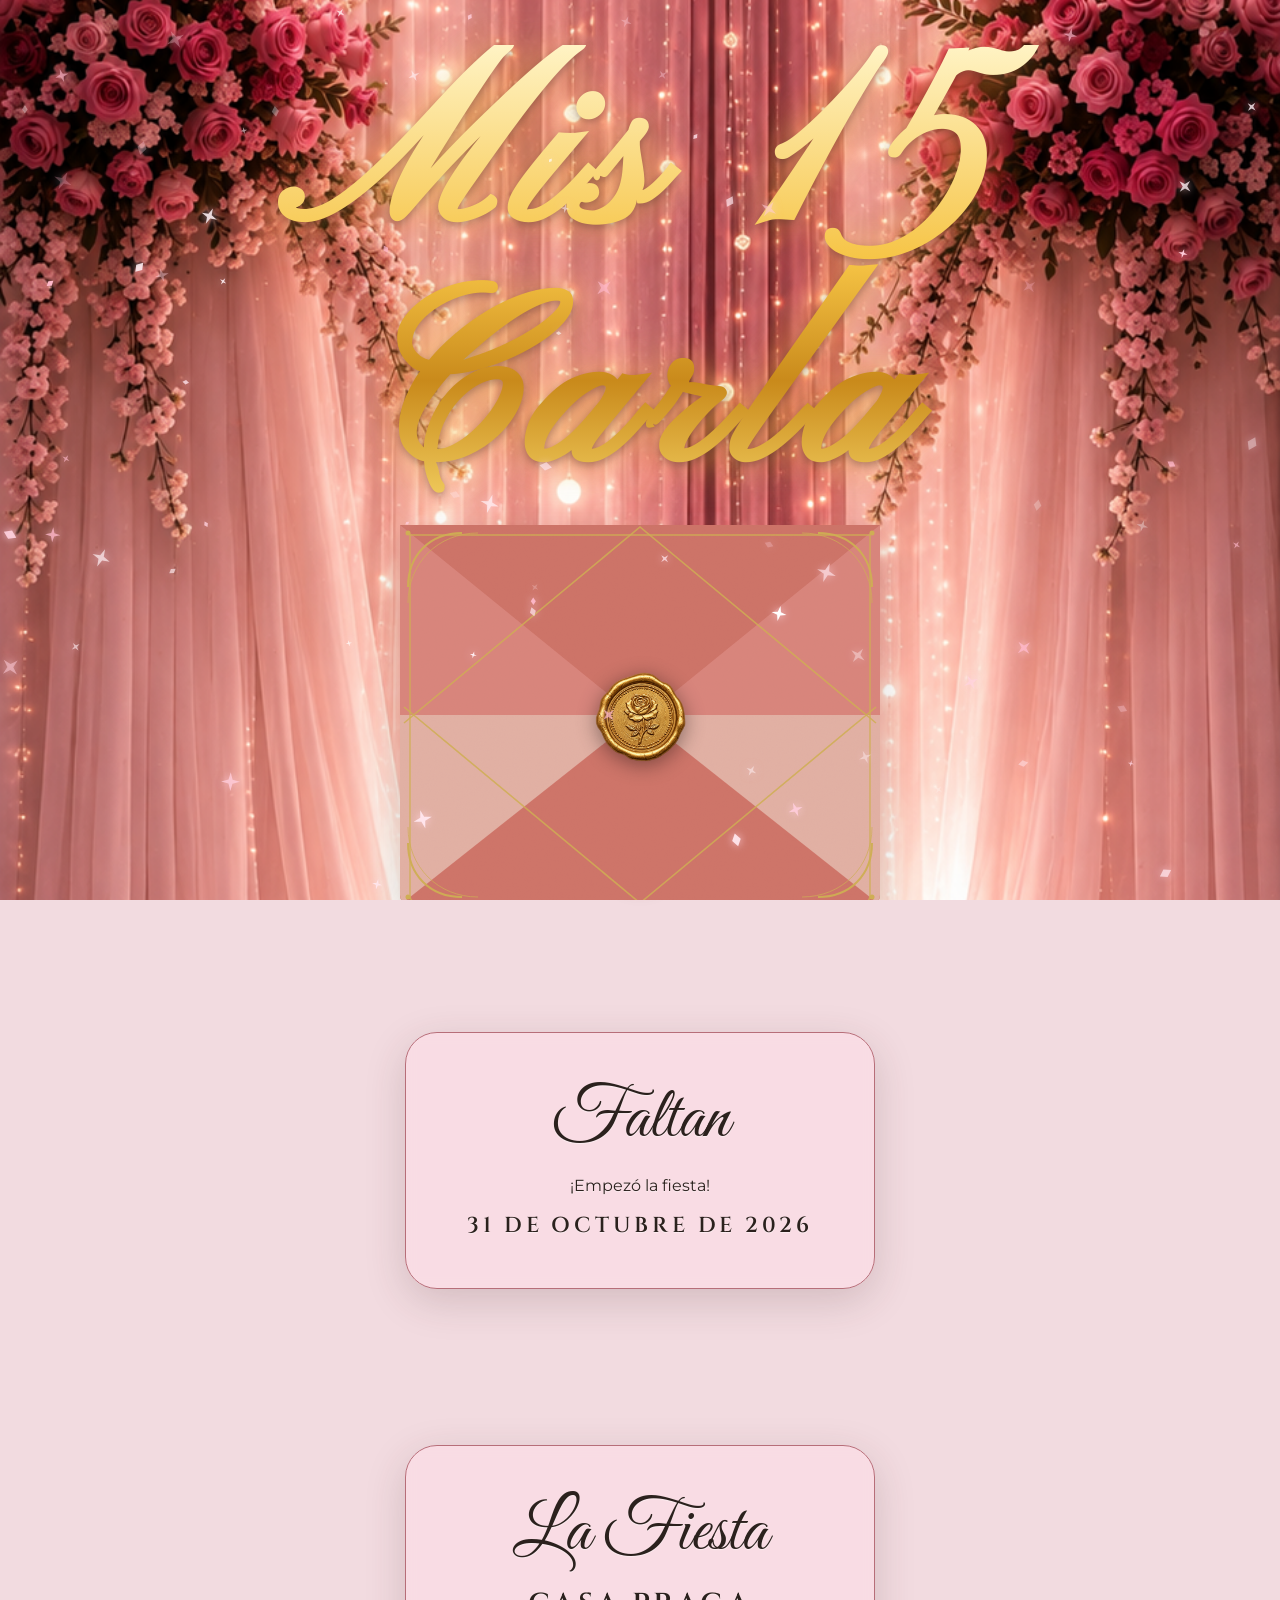
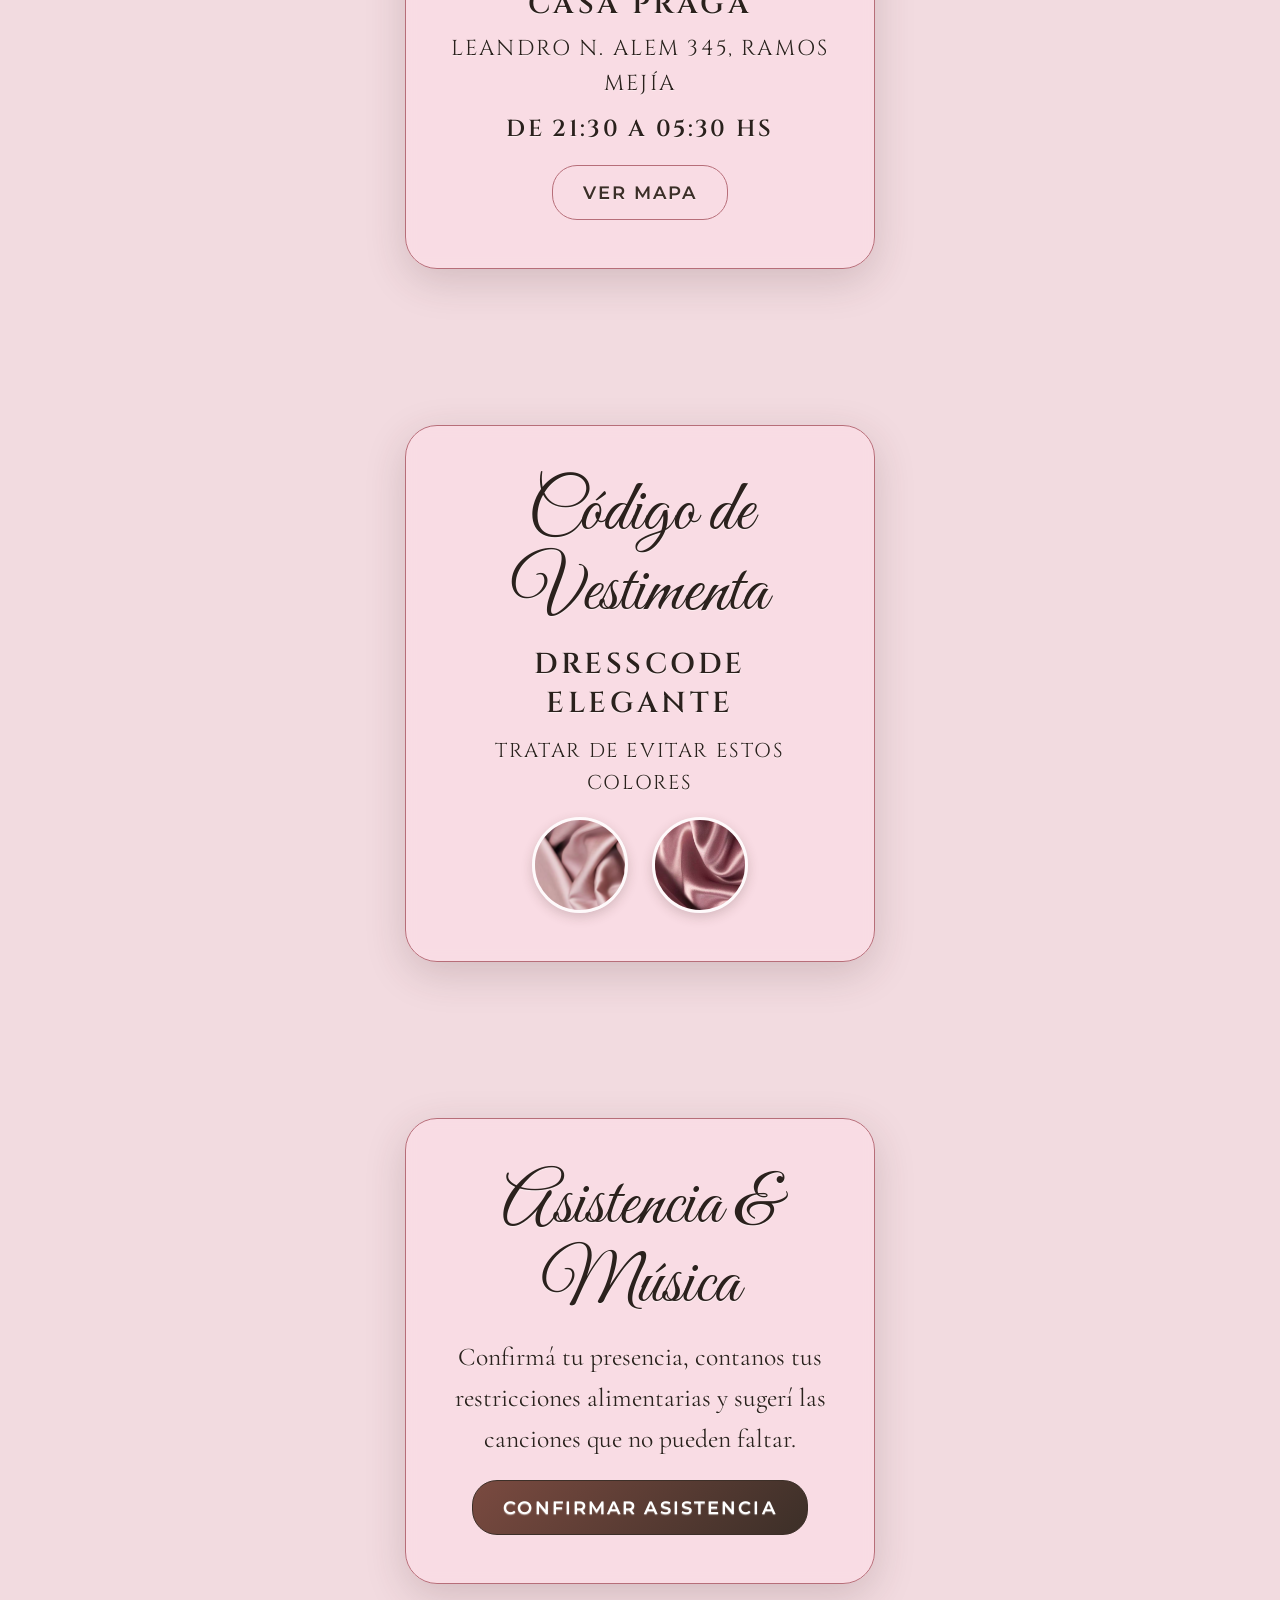
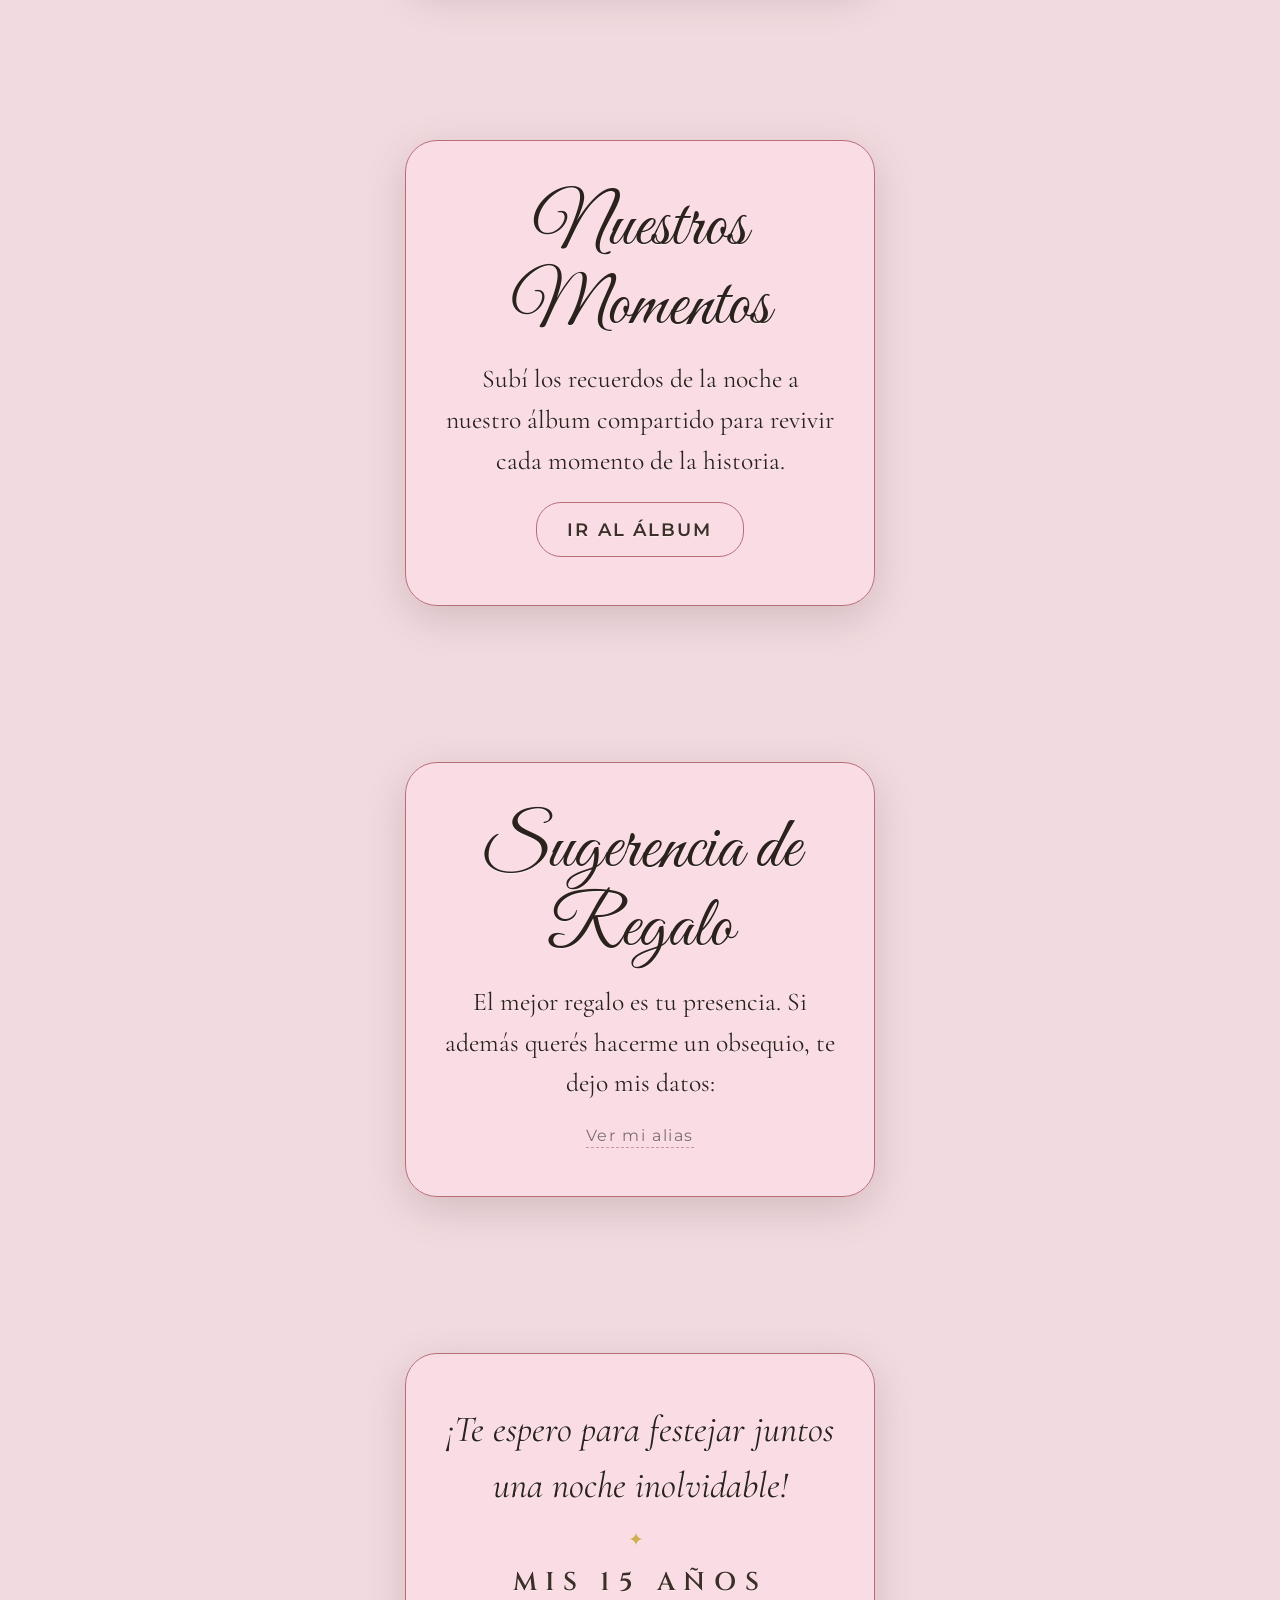
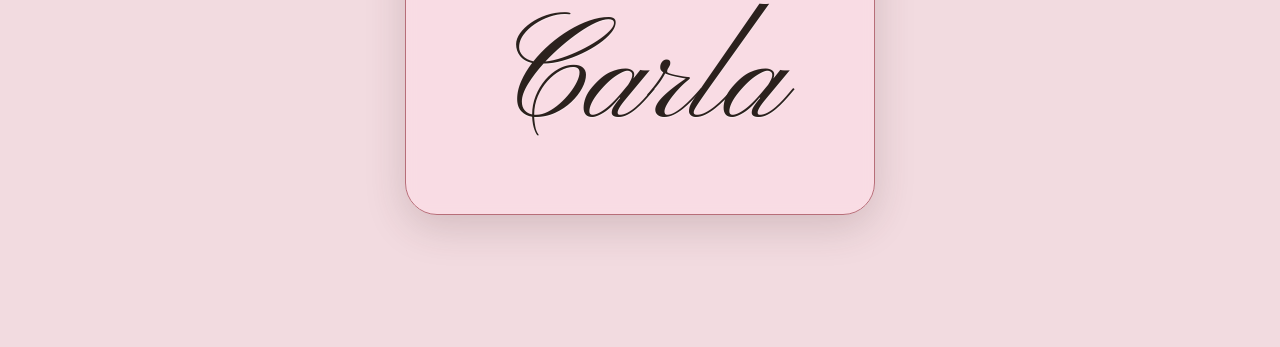
<file: xvcarla-main/index.html>
<!DOCTYPE html>
<html lang="es">
<head>
  <meta charset="UTF-8">
  <meta name="viewport" content="width=device-width, initial-scale=1.0">
  <title>Mis XV - Carla</title>
  <link rel="preconnect" href="https://fonts.googleapis.com">
  <link rel="preconnect" href="https://fonts.gstatic.com" crossorigin>
  <link href="https://fonts.googleapis.com/css2?family=Great+Vibes&family=Pinyon+Script&family=Cormorant+Garamond:ital,wght@0,400;0,600;1,400&family=Montserrat:wght@300;400;500&family=Cinzel:wght@400;600&family=Playfair+Display:wght@400;600&display=swap" rel="stylesheet">
  <link rel="stylesheet" href="css/style.css">
</head>
<body>

<!-- FONDO ESTÁTICO -->
<img src="ChatGPT Image 13 ago 2026, 02_00_48 a.m..png" alt="" class="bg-img">

<!-- SOBRE DE BIENVENIDA -->
<div id="envelope-overlay">
  <img src="ChatGPT Image 13 ago 2026, 02_00_48 a.m..png" alt="" class="overlay-bg">
  <h1 class="envelope-title">Mis 15 Carla</h1>
  <div class="envelope-container" onclick="openEnvelope()">
    <div class="envelope">
      <div class="flap"></div>
      <div class="pocket"></div>
      <div class="heart-seal">
        <img src="ChatGPT Image 13 ago 2026, 01_12_37 a.m..png" alt="Sello" class="seal-img">
      </div>
    </div>
    <p class="click-hint">Toca el sobre para abrir</p>
  </div>
</div>

  <main class="card-container">

    <div class="card-content">

    <!-- PORTADA -->
    <header class="section header-section">
      <div class="glass-card glass-card--full">
        <p class="subtitle">MIS 15 AÑOS</p>
        <h1 class="title">Carla</h1>
        <div class="divider">✦</div>
        <p class="quote">"Hay momentos en la vida que son inolvidables, pero compartirlos con las personas que más quiero los hace eternos."</p>
      </div>
    </header>

    <!-- CUENTA REGRESIVA -->
    <section class="section countdown-section">
      <div class="glass-card">
        <h2>Faltan</h2>
        <div id="timer" class="timer-grid">
          <div class="time-box"><span class="time-num" id="days">0</span><span class="time-label">Días</span></div>
          <div class="time-sep">:</div>
          <div class="time-box"><span class="time-num" id="hours">0</span><span class="time-label">Horas</span></div>
          <div class="time-sep">:</div>
          <div class="time-box"><span class="time-num" id="minutes">0</span><span class="time-label">Min</span></div>
        </div>
        <p class="date-note">31 de octubre de 2026</p>
      </div>
    </section>

    <!-- FIESTA -->
    <section class="section">
      <div class="glass-card">
        <h2>La Fiesta</h2>
        <p class="highlight">Casa Praga</p>
        <p class="address">Leandro N. Alem 345, Ramos Mejía</p>
        <p class="time">de 21:30 a 05:30 hs</p>
        <div class="btn-group">
          <a href="https://maps.app.goo.gl/P2sSq1vg4Mo1LZybA" target="_blank" rel="noopener" class="btn">Ver Mapa</a>
        </div>
      </div>
    </section>

    <!-- DRESS CODE -->
    <section class="section">
      <div class="glass-card">
        <h2>Código de Vestimenta</h2>
        <p class="highlight">Dresscode Elegante</p>
        <p class="note">Tratar de evitar estos colores</p>
        <div class="swatches-grid">
          <img src="telas/1.png" alt="Rosa bebe" class="swatch-img">
          <img src="telas/2.png" alt="Rosa Dust" class="swatch-img">
        </div>
      </div>
    </section>

    <!-- ASISTENCIA & MÚSICA -->
    <section class="section">
      <div class="glass-card">
        <h2>Asistencia &amp; Música</h2>
        <p class="text">Confirmá tu presencia, contanos tus restricciones alimentarias y sugerí las canciones que no pueden faltar.</p>
        <div class="btn-group">
          <a href="https://forms.gle/iZHhxgtPRguizocL7" target="_blank" rel="noopener" class="btn btn-primary">Confirmar Asistencia</a>
        </div>
      </div>
    </section>

    <!-- FOTOS -->
    <section class="section">
      <div class="glass-card">
        <h2>Nuestros Momentos</h2>
        <p class="text">Subí los recuerdos de la noche a nuestro álbum compartido para revivir cada momento de la historia.</p>
        <div class="btn-group">
          <a href="https://photos.app.goo.gl/KrNS84Rc8kzWaV568" target="_blank" rel="noopener" class="btn">Ir al Álbum</a>
        </div>
      </div>
    </section>

    <!-- REGALO -->
    <section class="section">
      <div class="glass-card">
        <h2>Sugerencia de Regalo</h2>
        <p class="text">El mejor regalo es tu presencia. Si además querés hacerme un obsequio, te dejo mis datos:</p>
        <details class="alias-drop">
          <summary class="alias-summary">Ver mi alias</summary>
          <div class="alias-box">
            <p><strong>Alias:</strong> vsncarla <button type="button" class="copy-btn" data-copy="vsncarla">Copiar</button></p>
            <p><strong>Titular:</strong> Carla Martina Grasso</p>
          </div>
        </details>
      </div>
    </section>

    <!-- CIERRE de MIS XV AL FINAL -->
    <footer class="section footer-section">
      <div class="glass-card glass-card--full">
        <p class="final-text">¡Te espero para festejar juntos una noche inolvidable!</p>
        <div class="divider">✦</div>
        <p class="subtitle">MIS 15 AÑOS</p>
        <h1 class="title">Carla</h1>
      </div>
    </footer>

    </div><!-- /card-content -->
  </main>

  <!-- REPRODUCTOR DE MÚSICA FLOTANTE -->
  <div class="music-widget">
    <audio id="music-player" loop>
      <source src="Kali%20Uchis%20-%20All%20I%20Can%20Say.mp3" type="audio/mpeg">
      Tu navegador no soporta audio.
    </audio>
    <button id="music-toggle" class="music-btn" aria-label="Reproducir música"></button>
  </div>

  <script>
    // CONFIGURACIÓN DE LA FECHA DEL EVENTO
    const eventDate = new Date("2026-10-31T21:30:00").getTime(); // Cambiar por la fecha real

    function updateCountdown() {
      const now = new Date().getTime();
      const distance = eventDate - now;

      if (distance < 0) {
        document.getElementById("timer").innerHTML = "¡Empezó la fiesta!";
        return;
      }

      const days = Math.floor(distance / (1000 * 60 * 60 * 24));
      const hours = Math.floor((distance % (1000 * 60 * 60 * 24)) / (1000 * 60 * 60));
      const minutes = Math.floor((distance % (1000 * 60 * 60)) / (1000 * 60));

      document.getElementById("days").innerText = days;
      document.getElementById("hours").innerText = String(hours).padStart(2, "0");
      document.getElementById("minutes").innerText = String(minutes).padStart(2, "0");
    }

    updateCountdown();
    setInterval(updateCountdown, 60000);

    // REPRODUCTOR DE MÚSICA
    const player = document.getElementById("music-player");
    const toggle = document.getElementById("music-toggle");

    toggle.addEventListener("click", function () {
      if (player.paused) {
        player.play();
        toggle.classList.add("playing");
      } else {
        player.pause();
        toggle.classList.remove("playing");
      }
    });

    // COPIAR ALIAS
    document.querySelectorAll(".copy-btn").forEach(function (btn) {
      btn.addEventListener("click", function () {
        const value = btn.dataset.copy;
        navigator.clipboard.writeText(value).then(function () {
          btn.textContent = "¡Copiado!";
          setTimeout(function () { btn.textContent = "Copiar"; }, 2000);
        });
      });
    });
  </script>

  <!-- CANVAS DE FONDO (z-index: 1 para quedar detrás de la tarjeta) -->
  <canvas id="sparkles-canvas" style="position: fixed; top: 0; left: 0; width: 100%; height: 100%; pointer-events: none; z-index: 10000000;"></canvas>

  <script>
    (function() {
      const canvas = document.getElementById('sparkles-canvas');
      const ctx = canvas.getContext('2d');

      function resize() {
        canvas.width = window.innerWidth;
        canvas.height = window.innerHeight;
      }
      window.addEventListener('resize', resize);
      resize();

      // Paleta de Rosas y Blancos
      const goldPalette = ['#FFD3E0', '#FFB9CC', '#FFCDDB', '#FFE6EE', '#FFF1F6', '#FFFFFF'];
      const particles = [];
      const count = 75;

      for (let i = 0; i < count; i++) {
        particles.push({
          x: Math.random() * canvas.width,
          y: Math.random() * canvas.height,
          size: Math.random() * 3.5 + 1.5,
          color: goldPalette[Math.floor(Math.random() * goldPalette.length)],
          speedY: Math.random() * 1.2 + 0.6,
          speedX: Math.random() * 0.6 - 0.3,
          opacity: Math.random() * 0.8 + 0.2,
          rotation: Math.random() * 360,
          rotSpeed: Math.random() * 3 - 1.5,
          shape: Math.random() > 0.4 ? 'star' : 'diamond'
        });
      }

      function drawStar(cx, cy, spikes, outerRadius, innerRadius) {
        let rot = (Math.PI / 2) * 3;
        let step = Math.PI / spikes;

        ctx.beginPath();
        ctx.moveTo(cx, cy - outerRadius);
        for (let i = 0; i < spikes; i++) {
          let x = cx + Math.cos(rot) * outerRadius;
          let y = cy + Math.sin(rot) * outerRadius;
          ctx.lineTo(x, y);
          rot += step;

          x = cx + Math.cos(rot) * innerRadius;
          y = cy + Math.sin(rot) * innerRadius;
          ctx.lineTo(x, y);
          rot += step;
        }
        ctx.lineTo(cx, cy - outerRadius);
        ctx.closePath();
        ctx.fill();
      }

      function drawDiamond(cx, cy, size) {
        ctx.beginPath();
        ctx.moveTo(cx, cy - size * 1.5);
        ctx.lineTo(cx + size, cy);
        ctx.lineTo(cx, cy + size * 1.5);
        ctx.lineTo(cx - size, cy);
        ctx.closePath();
        ctx.fill();
      }

      function animate() {
        ctx.clearRect(0, 0, canvas.width, canvas.height);

        particles.forEach(p => {
          ctx.save();
          ctx.globalAlpha = p.opacity;
          ctx.fillStyle = p.color;

          // Efecto de resplandor brillante (Rosa / Blanco)
          ctx.shadowColor = '#FFD3E0';
          ctx.shadowBlur = 8;

          p.y += p.speedY;
          p.x += Math.sin(p.y * 0.01) + p.speedX;
          p.rotation += p.rotSpeed;

          if (p.y > canvas.height) {
            p.y = -10;
            p.x = Math.random() * canvas.width;
          }

          ctx.translate(p.x, p.y);
          ctx.rotate((p.rotation * Math.PI) / 180);

          if (p.shape === 'diamond') {
            drawDiamond(0, 0, p.size);
          } else {
            drawStar(0, 0, 4, p.size * 2, p.size * 0.6);
          }

          ctx.restore();
        });

        requestAnimationFrame(animate);
      }

      animate();
    })();
  </script>

<script>
  function openEnvelope() {
    const envelope = document.querySelector('.envelope');
    const overlay = document.getElementById('envelope-overlay');

    if (!envelope.classList.contains('open')) {
      envelope.classList.add('open');

      // Al abrir, la portada siempre es lo primero que se ve
      window.scrollTo({ top: 0, left: 0, behavior: 'auto' });

      // Espera a que termine la animación para desvanecer el sobre y mostrar el sitio
      setTimeout(() => {
        overlay.style.opacity = '0';
        setTimeout(() => {
          overlay.style.display = 'none';
        }, 1000);
      }, 1200);
    }
  }
</script>

</body>
</html>
</file>
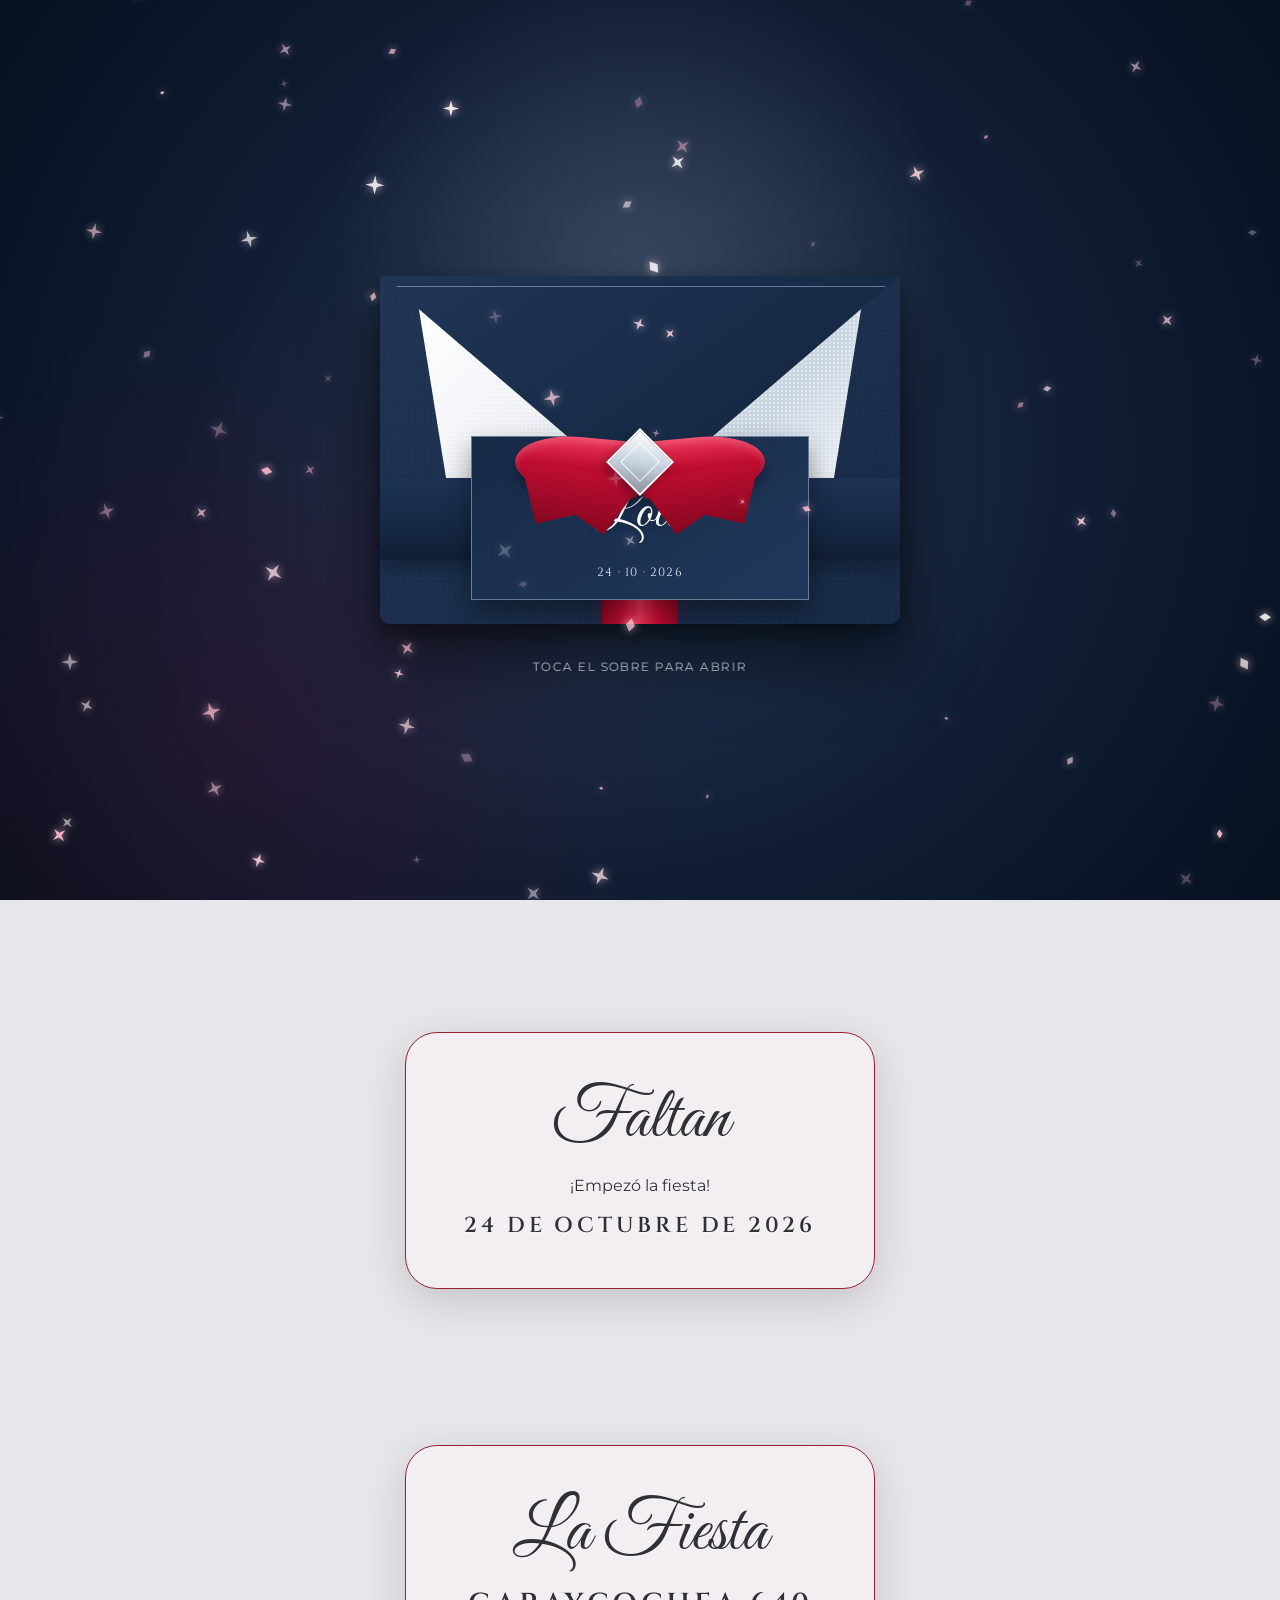
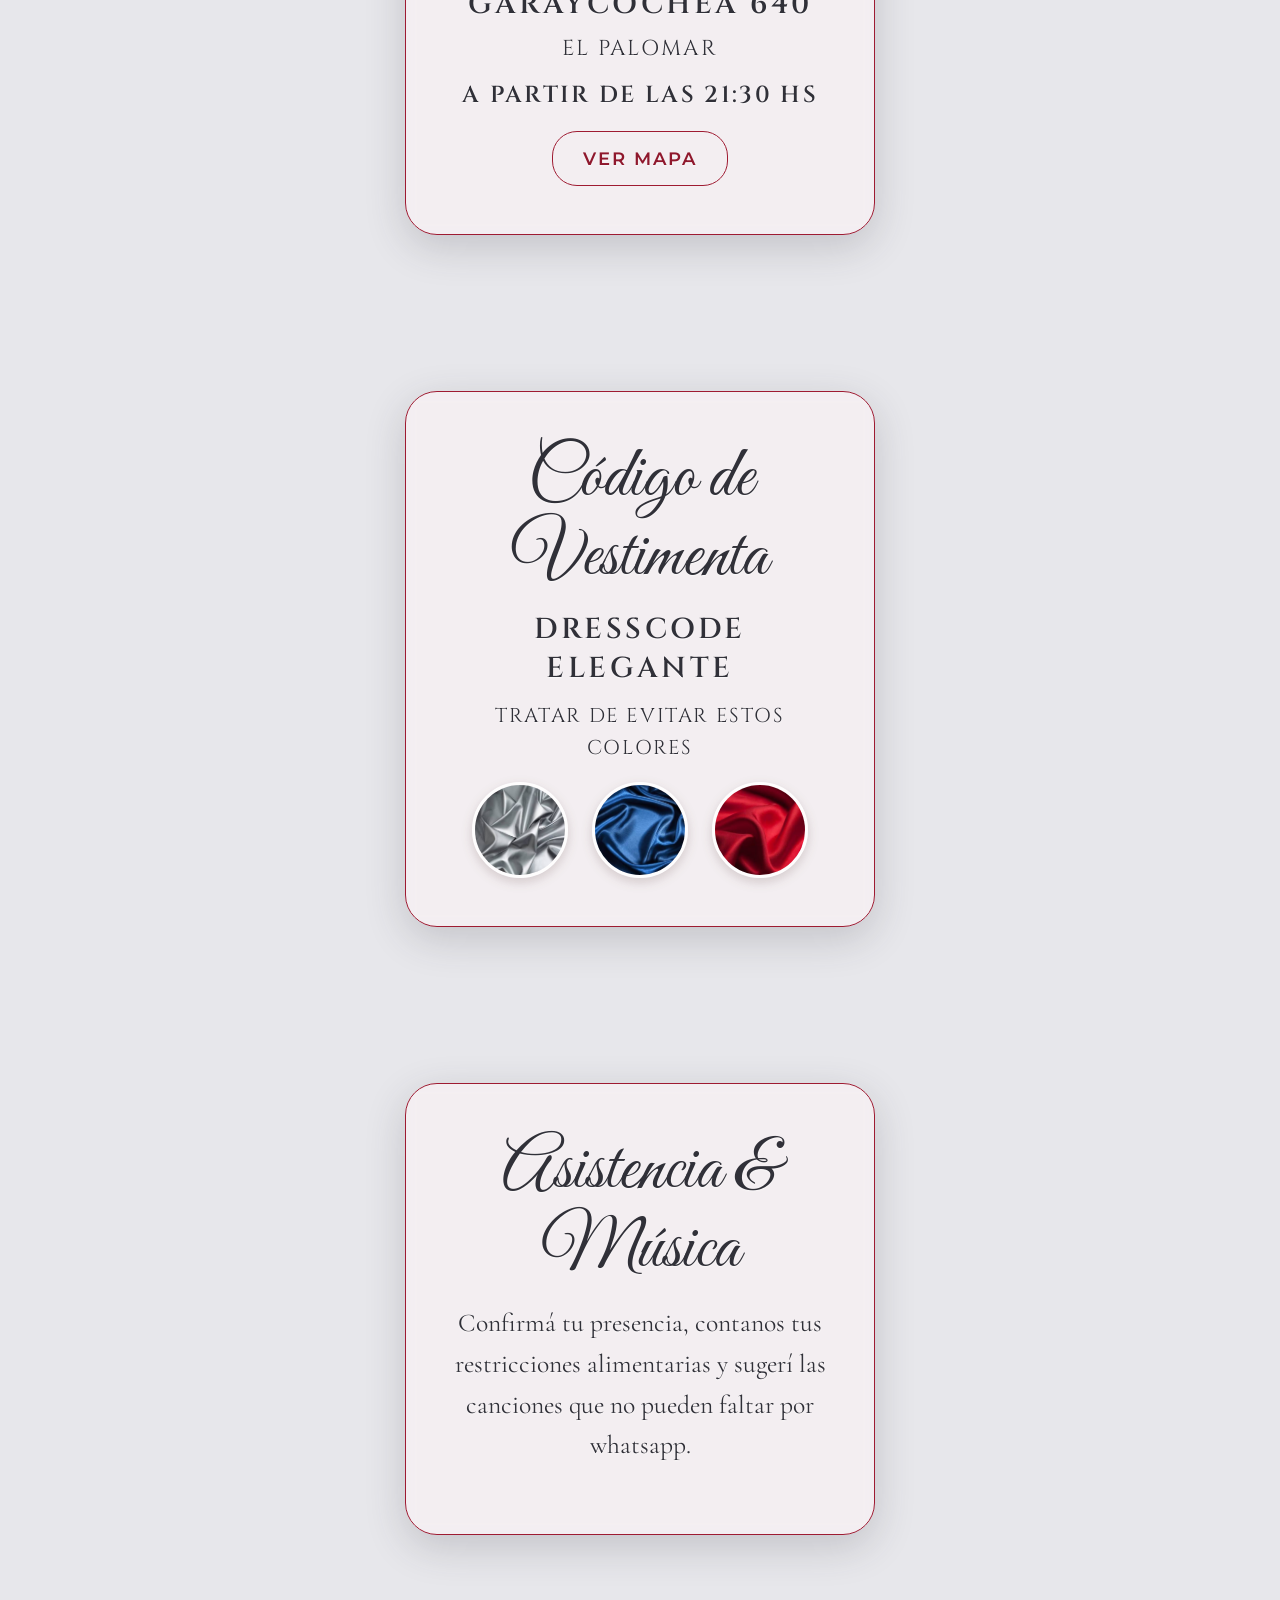
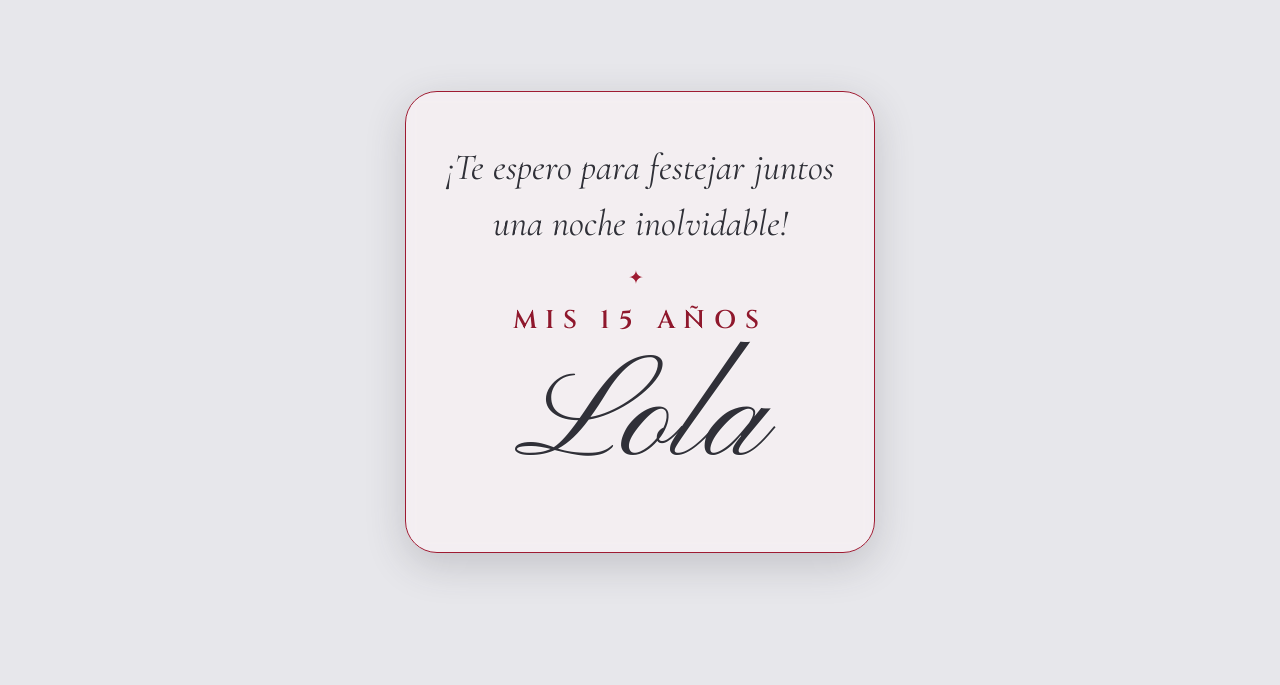
<file: xvlola-master/index.html>
<!DOCTYPE html>
<html lang="es">
<head>
  <meta charset="UTF-8">
  <meta name="viewport" content="width=device-width, initial-scale=1.0">
  <title>Mis XV - Lola</title>

  <!-- FUENTES -->
  <link rel="preconnect" href="https://fonts.googleapis.com">
  <link rel="preconnect" href="https://fonts.gstatic.com" crossorigin>
  <link href="https://fonts.googleapis.com/css2?family=Cinzel:wght@400;600&family=Cormorant+Garamond:ital,wght@0,400;0,600;1,400&family=Great+Vibes&family=Montserrat:wght@300;400;500;600&family=Pinyon+Script&family=Playfair+Display:wght@400;600&display=swap" rel="stylesheet">

  <style>
    /* =====================================================
       VARIABLES & RESET
    ===================================================== */
    :root {
      /* Paleta del Sobre / Elegante */
      --navy: #172A46;
      --navy-dark: #0c1930;
      --navy-light: #263b5d;
      --red: #BE0D31;
      --red-dark: #8e0823;
      --red-light: #D51D45;
      --silver: #C9D4E2;
      --silver-light: #EEF1F5;
      --silver-dark: #8D96A3;
      --white: #ffffff;

      --envelope-width: min(520px, 88vw);
      --envelope-height: calc(var(--envelope-width) * .67);

      /* Variables Glassmorphism Invitación */
      --glass-bg: rgba(255, 245, 247, 0.52);
      --glass-border: #9e1b32;
      --ink: #303038;
      --ink-soft: #4a4a52;
    }

    * {
      box-sizing: border-box;
      margin: 0;
      padding: 0;
    }

    html, body {
      width: 100%;
      min-height: 100%;
      overflow-x: hidden;
    }

    body {
      min-height: 100vh;
      font-family: 'Montserrat', sans-serif;
      color: var(--ink);
      background-color: #e7e7eb;
    }

    /* =====================================================
       FONDO ESTÁTICO DE LA PÁGINA
    ===================================================== */
    .bg-img {
      position: fixed;
      top: 0;
      left: 0;
      width: 100vw;
      height: 100vh;
      object-fit: cover;
      z-index: 0;
      pointer-events: none;
      transform: translateZ(0);
    }

    /* =====================================================
       OVERLAY DEL SOBRE EN 3D Y PANTALLA WELCOME
    ===================================================== */
    #envelope-overlay {
      position: fixed;
      inset: 0;
      z-index: 99999;
      display: flex;
      justify-content: center;
      align-items: center;
      background: radial-gradient(circle at center, #253957 0%, #101d34 55%, #07101f 100%);
      transition: opacity 1s ease, visibility 1s ease;
    }

    .background-envelope {
      position: absolute;
      inset: 0;
      background: 
        radial-gradient(circle at 50% 30%, rgba(201, 212, 226, .16), transparent 35%),
        radial-gradient(circle at 20% 80%, rgba(190, 13, 49, .12), transparent 35%);
      pointer-events: none;
    }

    .scene {
      position: relative;
      width: 100%;
      min-height: 100vh;
      display: flex;
      justify-content: center;
      align-items: center;
      perspective: 1800px;
      padding: 30px;
      z-index: 10;
    }

    .envelope-wrapper {
      position: relative;
      width: var(--envelope-width);
      height: var(--envelope-height);
      transform-style: preserve-3d;
      transition: transform 1.2s cubic-bezier(.2,.8,.2,1);
      cursor: pointer;
    }

    .envelope-wrapper:hover {
      transform: translateY(-5px);
    }

    .envelope {
      position: absolute;
      inset: 0;
      transform-style: preserve-3d;
    }

    .envelope-back {
      position: absolute;
      inset: 0;
      background: linear-gradient(145deg, #203454, var(--navy));
      border-radius: 4px 4px 10px 10px;
      box-shadow: 0 35px 70px rgba(0,0,0,.55), 0 8px 20px rgba(0,0,0,.35);
      overflow: hidden;
    }

    .envelope-back::after {
      content: "";
      position: absolute;
      inset: 0;
      opacity: .12;
      background-image: radial-gradient(rgba(255,255,255,.4) .7px, transparent .7px);
      background-size: 5px 5px;
      pointer-events: none;
    }

    .inner-silver {
      position: absolute;
      top: 5%;
      left: 7%;
      width: 86%;
      height: 72%;
      background: linear-gradient(135deg, #ffffff, var(--silver-light), var(--silver), #ffffff);
      clip-path: polygon(0 0, 100% 0, 91% 100%, 9% 100%);
      box-shadow: inset 0 0 20px rgba(255,255,255,.7);
      z-index: 1;
    }

    .inner-silver::after {
      content: "";
      position: absolute;
      inset: 0;
      background-image: radial-gradient(circle, rgba(255,255,255,.95) 1px, transparent 1px);
      background-size: 4px 4px;
      opacity: .45;
    }

    .vertical-ribbon {
      position: absolute;
      z-index: 3;
      top: 0;
      bottom: 0;
      left: 50%;
      width: 76px;
      transform: translateX(-50%);
      background: linear-gradient(90deg, #8e0823, var(--red), #ed3157, var(--red), #8e0823);
      box-shadow: 0 0 15px rgba(190,13,49,.3);
    }

    .horizontal-ribbon {
      position: absolute;
      z-index: 5;
      left: 0;
      right: 0;
      top: 58%;
      height: 82px;
      background: linear-gradient(180deg, #1e3354, var(--navy), #101e36);
      box-shadow: 0 10px 18px rgba(0,0,0,.25);
    }

    .flap {
      position: absolute;
      z-index: 8;
      top: 0;
      left: 0;
      width: 100%;
      height: 100%;
      background: linear-gradient(145deg, #203655, var(--navy), #101d34);
      clip-path: polygon(0 0, 100% 0, 50% 64%);
      transform-origin: top center;
      transform-style: preserve-3d;
      transition: transform 1.15s cubic-bezier(.2,.8,.2,1);
      box-shadow: 0 8px 20px rgba(0,0,0,.3);
    }

    .flap::after {
      content: "";
      position: absolute;
      top: 10px;
      left: 3%;
      width: 94%;
      height: 58%;
      border-top: 1px solid rgba(201,212,226,.45);
      border-left: 1px solid rgba(201,212,226,.25);
      border-right: 1px solid rgba(201,212,226,.25);
      clip-path: polygon(0 0, 100% 0, 50% 100%);
    }

    .invitation-card {
      position: absolute;
      z-index: 6;
      left: 50%;
      bottom: 7%;
      width: 65%;
      height: 47%;
      transform: translateX(-50%) translateZ(15px);
      background: linear-gradient(145deg, #172A46, #20385c);
      border: 1px solid rgba(201,212,226,.45);
      box-shadow: 0 12px 25px rgba(0,0,0,.4);
      display: flex;
      flex-direction: column;
      align-items: center;
      justify-content: center;
      text-align: center;
      padding: 20px;
    }

    .card-small {
      font-family: 'Cinzel', serif;
      font-size: clamp(.55rem, 1.5vw, .8rem);
      letter-spacing: .25em;
      color: var(--silver);
    }

    .card-name {
      margin-top: 5px;
      font-family: 'Great Vibes', cursive;
      font-size: clamp(2rem, 6vw, 3.5rem);
      color: white;
      text-shadow: 0 2px 8px rgba(0,0,0,.3);
    }

    .card-line {
      width: 55%;
      height: 1px;
      margin: 8px 0;
      background: linear-gradient(90deg, transparent, var(--silver), transparent);
    }

    .card-date {
      font-family: 'Cinzel', serif;
      color: var(--silver-light);
      font-size: clamp(.55rem, 1.5vw, .75rem);
      letter-spacing: .1em;
    }

    .bow {
      position: absolute;
      z-index: 10;
      left: 50%;
      top: 55%;
      width: 250px;
      height: 90px;
      transform: translate(-50%, -50%);
    }

    .bow-left, .bow-right {
      position: absolute;
      top: 15px;
      width: 125px;
      height: 58px;
      background: linear-gradient(180deg, #ef3659, var(--red), #85071f);
      box-shadow: inset 0 4px 8px rgba(255,255,255,.18), 0 8px 12px rgba(0,0,0,.3);
    }

    .bow-left {
      right: 50%;
      border-radius: 70% 15% 15% 70%;
      transform: rotate(5deg);
    }

    .bow-right {
      left: 50%;
      border-radius: 15% 70% 70% 15%;
      transform: rotate(-5deg);
    }

    .bow-tail-left, .bow-tail-right {
      position: absolute;
      top: 48px;
      width: 125px;
      height: 60px;
      background: linear-gradient(180deg, var(--red), #85071f);
      clip-path: polygon(0 0, 100% 0, 75% 100%, 50% 75%, 20% 100%);
    }

    .bow-tail-left {
      right: 50%;
      transform: rotate(9deg);
    }

    .bow-tail-right {
      left: 50%;
      transform: scaleX(-1) rotate(9deg);
    }

    .bow-center {
      position: absolute;
      z-index: 4;
      top: 16px;
      left: 50%;
      width: 48px;
      height: 48px;
      transform: translateX(-50%) rotate(45deg);
      background: linear-gradient(145deg, #ffffff, var(--silver), #89929e);
      border: 2px solid #ffffff;
      box-shadow: 0 5px 12px rgba(0,0,0,.35);
    }

    .bow-center::after {
      content: "";
      position: absolute;
      inset: 8px;
      border: 1px solid rgba(255,255,255,.9);
    }

    .silver-shine {
      position: absolute;
      z-index: 20;
      inset: 0;
      pointer-events: none;
      background: linear-gradient(120deg, transparent 25%, rgba(255,255,255,.12) 45%, transparent 65%);
      transform: translateX(-120%);
      transition: transform 1.5s ease;
    }

    .envelope-wrapper:hover .silver-shine {
      transform: translateX(120%);
    }

    .click-hint {
      position: absolute;
      top: calc(100% + 35px);
      left: 50%;
      transform: translateX(-50%);
      white-space: nowrap;
      color: rgba(255,255,255,.7);
      font-size: .75rem;
      letter-spacing: .12em;
      text-transform: uppercase;
      animation: pulse 2s ease-in-out infinite;
    }

    @keyframes pulse {
      0%, 100% { opacity: .45; }
      50% { opacity: 1; }
    }

    /* ESTADO ABIERTO DEL SOBRE */
    .envelope-wrapper.open {
      transform: translateY(80px);
    }

    .envelope-wrapper.open .flap {
      transform: rotateX(180deg);
      z-index: 2;
    }

    .envelope-wrapper.open .invitation-card {
      animation: cardOut 1.5s cubic-bezier(.2,.8,.2,1) .65s forwards;
    }

    .envelope-wrapper.open .bow {
      animation: bowOut .8s ease forwards;
    }

    @keyframes cardOut {
      0% { transform: translateX(-50%) translateY(0) translateZ(15px); }
      100% { transform: translateX(-50%) translateY(-125%) translateZ(250px); }
    }

    @keyframes bowOut {
      to {
        opacity: 0;
        transform: translate(-50%, -50%) scale(.7);
      }
    }

    /* PANTALLA BIENVENIDA / POST APERTURA */
    .welcome {
      position: fixed;
      z-index: 100;
      inset: 0;
      display: flex;
      flex-direction: column;
      align-items: center;
      justify-content: center;
      text-align: center;
      padding: 30px;
      background: radial-gradient(circle at center, #263b5d, #0b1629 75%);
      opacity: 0;
      visibility: hidden;
      transition: opacity 1s ease, visibility 1s ease;
    }

    .welcome.show {
      opacity: 1;
      visibility: visible;
    }

    .welcome-subtitle {
      font-family: 'Cinzel', serif;
      letter-spacing: .3em;
      font-size: .8rem;
      color: var(--silver);
    }

    .welcome-title {
      margin-top: 10px;
      font-family: 'Great Vibes', cursive;
      font-size: clamp(4rem, 15vw, 8rem);
      color: white;
      text-shadow: 0 4px 25px rgba(0,0,0,.5);
    }

    .welcome-date {
      margin-top: 10px;
      font-family: 'Cinzel', serif;
      color: var(--silver);
      letter-spacing: .18em;
    }

    .enter-button {
      margin-top: 35px;
      padding: 14px 30px;
      border: 1px solid var(--silver);
      background: transparent;
      color: white;
      font-family: 'Montserrat', sans-serif;
      letter-spacing: .15em;
      cursor: pointer;
      transition: .3s;
    }

    .enter-button:hover {
      background: var(--red);
      border-color: var(--red);
      transform: translateY(-2px);
    }

    /* =====================================================
       ESTILOS DEL CONTENIDO PRINCIPAL (GLASS CARDS)
    ===================================================== */
    .card-container {
      width: 100%;
      background: transparent;
      text-align: center;
    }

    .card-content {
      position: relative;
      z-index: 1;
    }

    .section {
      min-height: auto;
      display: flex;
      flex-direction: column;
      justify-content: center;
      align-items: center;
      padding: clamp(14px, 4vw, 24px) clamp(10px, 4vw, 24px);
      margin-bottom: clamp(40px, 12vh, 110px);
    }

    .header-section {
      min-height: 100vh;
    }

    .glass-card {
      background: var(--glass-bg);
      -webkit-backdrop-filter: blur(6px);
      backdrop-filter: blur(6px);
      border: 1px solid var(--glass-border);
      border-radius: clamp(20px, 4vw, 32px);
      box-shadow: 0 12px 40px rgba(55, 55, 65, 0.20);
      padding: clamp(26px, 5vw, 48px) clamp(18px, 4.5vw, 36px);
      max-width: min(470px, 92vw);
      width: 100%;
      text-shadow: 0 1px 1px rgba(255, 255, 255, 0.5);
    }

    .glass-card--full {
      max-width: min(470px, 92vw);
      width: 100%;
    }

    h1.title {
      font-family: 'Pinyon Script', cursive;
      font-size: clamp(4rem, 18vw, 9rem);
      font-weight: 400;
      color: var(--ink);
      line-height: 1.1;
      margin: 4px 0;
    }

    h2 {
      font-family: 'Great Vibes', cursive;
      font-size: clamp(2.4rem, 9vw, 4.5rem);
      font-weight: 400;
      color: var(--ink);
      margin-bottom: 12px;
      line-height: 1.1;
    }

    .subtitle {
      font-family: 'Cinzel', serif;
      font-size: clamp(1rem, 4vw, 1.6rem);
      letter-spacing: 0.34em;
      color: #8f182d;
      text-transform: uppercase;
      font-weight: 600;
    }

    .divider {
      color: #9e1b32;
      margin: 14px 0;
      letter-spacing: 8px;
      font-size: 1.2rem;
    }

    .quote {
      font-family: 'Cormorant Garamond', serif;
      font-style: italic;
      font-size: clamp(1.2rem, 4.5vw, 1.9rem);
      line-height: 1.5;
      color: var(--ink);
    }

    .highlight, .address, .time, .date-note, .time-label, .note {
      font-family: 'Cinzel', serif;
      text-transform: uppercase;
      color: var(--ink);
    }

    .highlight {
      font-weight: 600;
      font-size: clamp(1.15rem, 4.5vw, 1.8rem);
      letter-spacing: 0.12em;
      margin-bottom: 8px;
    }

    .address {
      font-size: clamp(0.95rem, 3.6vw, 1.35rem);
      letter-spacing: 0.1em;
      line-height: 1.6;
    }

    .time {
      font-size: clamp(1rem, 3.8vw, 1.45rem);
      letter-spacing: 0.1em;
      font-weight: 600;
      margin: 12px 0 20px;
    }

    .text {
      font-family: 'Cormorant Garamond', serif;
      font-size: clamp(1.15rem, 4.5vw, 1.6rem);
      color: var(--ink);
      line-height: 1.6;
      margin-bottom: 20px;
    }

    .note {
      font-size: clamp(0.9rem, 3.4vw, 1.25rem);
      letter-spacing: 0.08em;
      line-height: 1.6;
      margin: 12px 0 18px;
      font-weight: 400;
    }

    /* TIMER */
    .timer-grid {
      display: flex;
      justify-content: center;
      align-items: center;
      gap: clamp(6px, 2vw, 12px);
      margin: 16px 0;
    }

    .time-box {
      background: rgba(255, 245, 247, 0.48);
      -webkit-backdrop-filter: blur(4px);
      backdrop-filter: blur(4px);
      border: 1px solid #9e1b32;
      border-radius: 16px;
      box-shadow: 0 4px 12px rgba(65, 65, 75, 0.14);
      padding: clamp(10px, 2.5vw, 16px) clamp(6px, 2vw, 12px);
      min-width: clamp(60px, 18vw, 84px);
    }

    .time-num {
      display: block;
      font-family: 'Cormorant Garamond', serif;
      font-size: clamp(2rem, 8vw, 3.6rem);
      font-weight: 600;
      color: var(--ink);
    }

    .time-label {
      display: block;
      font-size: clamp(0.65rem, 2.5vw, 0.9rem);
      letter-spacing: 0.12em;
      margin-top: 2px;
      font-weight: 600;
    }

    .time-sep {
      font-family: 'Cormorant Garamond', serif;
      font-size: clamp(1.6rem, 6vw, 2.2rem);
      color: #9e1b32;
      padding-bottom: 18px;
    }

    .date-note {
      font-size: clamp(0.95rem, 3.6vw, 1.35rem);
      font-weight: 600;
      letter-spacing: 0.18em;
    }

    /* BOTONES */
    .btn-group {
      display: flex;
      gap: 12px;
      justify-content: center;
      flex-wrap: wrap;
      margin-top: 14px;
    }

    .btn {
      display: inline-block;
      padding: clamp(12px, 3vw, 16px) clamp(20px, 6vw, 30px);
      border-radius: 25px;
      border: 1.5px solid var(--glass-border);
      background-color: transparent;
      color: #8f182d;
      text-decoration: none;
      font-size: clamp(0.85rem, 3.2vw, 1.1rem);
      letter-spacing: 0.12em;
      text-transform: uppercase;
      font-weight: 600;
      transition: all 0.3s ease;
    }

    .btn:hover {
      background-color: #8f182d;
      border-color: #9e1b32;
      color: #fff;
    }

    .btn-primary {
      background: linear-gradient(135deg, #9e1b32, #6f1224);
      border-color: #9e1b32;
      color: #fff;
    }

    .btn-primary:hover {
      background: #9e1b32;
      border-color: #9e1b32;
    }

    /* MUESTRAS DE DRESS CODE */
    .swatches-grid {
      display: flex;
      justify-content: center;
      gap: clamp(12px, 4vw, 24px);
      flex-wrap: wrap;
      margin-top: 10px;
    }

    .swatch-img {
      width: clamp(72px, 24vw, 96px);
      height: clamp(72px, 24vw, 96px);
      border-radius: 50%;
      object-fit: cover;
      border: 3px solid rgba(255, 255, 255, 0.85);
      box-shadow: 0 4px 12px rgba(74, 46, 43, 0.2);
    }

    /* DESPLEGABLE ALIAS */
    .alias-drop {
      margin-top: 14px;
    }

    .alias-summary {
      display: inline-block;
      cursor: pointer;
      list-style: none;
      border: none;
      background: transparent;
      padding: 2px 0;
      color: #8f182d;
      font-size: clamp(0.78rem, 3vw, 1rem);
      letter-spacing: 0.1em;
      text-transform: none;
      font-weight: 400;
      opacity: 0.65;
      border-bottom: 1px dashed var(--glass-border);
      transition: opacity 0.25s ease;
    }

    .alias-summary::-webkit-details-marker {
      display: none;
    }

    .alias-summary:hover {
      opacity: 1;
    }

    .alias-box {
      background: rgba(255, 245, 247, 0.58);
      -webkit-backdrop-filter: blur(4px);
      backdrop-filter: blur(4px);
      border: 1.5px dashed var(--glass-border);
      padding: clamp(12px, 3vw, 18px);
      border-radius: 14px;
      font-family: 'Montserrat', sans-serif;
      font-size: clamp(0.9rem, 3.2vw, 1.2rem);
      line-height: 2;
      color: var(--ink);
      margin-top: 12px;
    }

    .alias-box strong {
      color: #8f182d;
    }

    .copy-btn {
      margin-left: 10px;
      padding: 4px 14px;
      border-radius: 15px;
      border: 1px solid var(--glass-border);
      background: transparent;
      color: #8f182d;
      font-size: 0.85rem;
      font-weight: 600;
      cursor: pointer;
      transition: all 0.2s ease;
    }

    .copy-btn:hover {
      background: #9e1b32;
      color: #fff;
    }

    .final-text {
      font-family: 'Cormorant Garamond', serif;
      font-size: clamp(1.4rem, 5.5vw, 2.3rem);
      font-style: italic;
      color: var(--ink);
      line-height: 1.5;
    }

    /* REPRODUCTOR FLOTANTE */
    .music-widget {
      position: fixed;
      bottom: 18px;
      left: 50%;
      transform: translateX(-50%);
      background: rgba(255, 255, 255, 0.9);
      border: 1px solid var(--glass-border);
      box-shadow: 0 6px 18px rgba(94, 58, 53, 0.25);
      border-radius: 50%;
      padding: 6px;
      z-index: 999;
    }

    .music-btn {
      width: 46px;
      height: 46px;
      border-radius: 50%;
      border: none;
      background: linear-gradient(135deg, #9e1b32, #6f1224);
      color: #fff;
      cursor: pointer;
      display: flex;
      align-items: center;
      justify-content: center;
      transition: transform 0.2s ease;
      position: relative;
    }

    .music-btn::before {
      content: "";
      width: 0;
      height: 0;
      margin-left: 4px;
      border-top: 9px solid transparent;
      border-bottom: 9px solid transparent;
      border-left: 15px solid #fff;
    }

    .music-btn.playing::before {
      display: none;
    }

    .music-btn.playing::after {
      content: "";
      width: 16px;
      height: 18px;
      background: repeating-linear-gradient(90deg, #fff 0 5px, transparent 5px 9px);
      border-radius: 2px;
    }

    .music-btn:hover {
      transform: scale(1.06);
    }

    /* RESPONSIVE MEDIA QUERIES */
    @media (max-width: 600px) {
      :root {
        --envelope-width: 90vw;
      }
      .vertical-ribbon { width: 52px; }
      .horizontal-ribbon { height: 65px; }
      .bow {
        width: 190px;
        transform: translate(-50%, -50%) scale(.8);
      }
      .invitation-card { width: 68%; }
      .click-hint { top: calc(100% + 20px); }
    }

    @media (max-height: 700px) {
      .scene {
        padding-top: 20px;
        padding-bottom: 60px;
      }
      .envelope-wrapper { transform: scale(.82); }
      .envelope-wrapper.open { transform: scale(.82) translateY(50px); }
    }

    @media (max-width: 480px) {
      .glass-card {
        padding: 28px 16px;
        border-radius: 20px;
      }
      .timer-grid { gap: 6px; }
      .time-box {
        min-width: 62px;
        padding: 12px 6px;
      }
      .btn { padding: 12px 18px; }
      .music-widget { bottom: 12px; }
    }
  </style>
</head>
<body>

  <!-- FONDO ESTÁTICO PRINCIPAL -->
  <img src="img/fondo rojo.png" alt="Fondo Rojo" class="bg-img">

  <!-- =====================================================
       SOBRE 3D Y PANTALLA POST APERTURA
  ===================================================== -->
  <div id="envelope-overlay">
    <div class="background-envelope"></div>

    <main class="scene">
      <div
        class="envelope-wrapper"
        id="envelope"
        role="button"
        tabindex="0"
        aria-label="Abrir invitación"
      >
        <div class="envelope">
          <!-- CUERPO DEL SOBRE -->
          <div class="envelope-back">
            <div class="inner-silver"></div>
            <div class="vertical-ribbon"></div>

            <!-- TARJETA INTERIOR -->
            <div class="invitation-card">
              <span class="card-small">MIS 15 AÑOS</span>
              <div class="card-name">Lola</div>
              <div class="card-line"></div>
              <span class="card-date">24 · 10 · 2026</span>
            </div>

            <div class="horizontal-ribbon"></div>

            <!-- LAZO -->
            <div class="bow">
              <div class="bow-left"></div>
              <div class="bow-right"></div>
              <div class="bow-tail-left"></div>
              <div class="bow-tail-right"></div>
              <div class="bow-center"></div>
            </div>

            <div class="silver-shine"></div>
          </div>

          <!-- SOLAPA -->
          <div class="flap"></div>
        </div>

        <div class="click-hint">Toca el sobre para abrir</div>
      </div>
    </main>

  </div>

  <!-- =====================================================
       CONTENIDO PRINCIPAL
  ===================================================== -->
  <main class="card-container">
    <div class="card-content">

      <!-- PORTADA -->
      <header class="section header-section">
        <div class="glass-card glass-card--full">
          <p class="subtitle">MIS 15 AÑOS</p>
          <h1 class="title">Lola</h1>
          <div class="divider">✦</div>
          <p class="quote">"Hay momentos en la vida que son inolvidables, pero compartirlos con las personas que más quiero los hace eternos."</p>
        </div>
      </header>

      <!-- CUENTA REGRESIVA -->
      <section class="section countdown-section">
        <div class="glass-card">
          <h2>Faltan</h2>
          <div id="timer" class="timer-grid">
            <div class="time-box"><span class="time-num" id="days">0</span><span class="time-label">Días</span></div>
            <div class="time-sep">:</div>
            <div class="time-box"><span class="time-num" id="hours">00</span><span class="time-label">Horas</span></div>
            <div class="time-sep">:</div>
            <div class="time-box"><span class="time-num" id="minutes">00</span><span class="time-label">Min</span></div>
            <div class="time-sep">:</div>
            <div class="time-box"><span class="time-num" id="seconds">00</span><span class="time-label">Sec</span></div>
          </div>
          <p class="date-note">24 de octubre de 2026</p>
        </div>
      </section>

      <!-- FIESTA -->
      <section class="section">
        <div class="glass-card">
          <h2>La Fiesta</h2>
          <p class="highlight">Garaycochea 640</p>
          <p class="address">El Palomar</p>
          <p class="time">a partir de las 21:30 hs</p>
          <div class="btn-group">
            <a href="https://maps.app.goo.gl/VwkD2PdNEUjZLZ7QA" target="_blank" rel="noopener" class="btn">Ver Mapa</a>
          </div>
        </div>
      </section>

      <!-- DRESS CODE -->
      <section class="section">
        <div class="glass-card">
          <h2>Código de Vestimenta</h2>
          <p class="highlight">Dresscode Elegante</p>
          <p class="note">Tratar de evitar estos colores</p>
          <div class="swatches-grid">
            <img src="telas/1.jpeg" alt="Rosa bebe" class="swatch-img">
            <img src="telas/2.jpeg" alt="Rosa Dust" class="swatch-img">
            <img src="telas/3.jpeg" alt="Rosa Dust" class="swatch-img">
          </div>
        </div>
      </section>

      <!-- ASISTENCIA & MÚSICA -->
      <section class="section">
        <div class="glass-card">
          <h2>Asistencia &amp; Música</h2>
          <p class="text">Confirmá tu presencia, contanos tus restricciones alimentarias y sugerí las canciones que no pueden faltar por whatsapp.</p>
        </div>
      </section>

      <!-- CIERRE -->
      <footer class="section footer-section">
        <div class="glass-card glass-card--full">
          <p class="final-text">¡Te espero para festejar juntos una noche inolvidable!</p>
          <div class="divider">✦</div>
          <p class="subtitle">MIS 15 AÑOS</p>
          <h1 class="title">Lola</h1>
        </div>
      </footer>

    </div>
  </main>

  <!-- REPRODUCTOR DE MÚSICA FLOTANTE -->
  <div class="music-widget">
    <audio id="music-player" loop>
      <source src="JVKE%20-%20golden%20hour%20(official%20music%20video).mp3" type="audio/mpeg">
      Tu navegador no soporta audio.
    </audio>
    <button id="music-toggle" class="music-btn" aria-label="Reproducir música"></button>
  </div>

  <!-- CANVAS DE DESTELLOS -->
  <canvas id="sparkles-canvas" style="position: fixed; top: 0; left: 0; width: 100%; height: 100%; pointer-events: none; z-index: 100000;"></canvas>

  <script>
    /* =====================================================
       LÓGICA DEL SOBRE
    ===================================================== */
    const envelope = document.getElementById("envelope");
    const envelopeOverlay = document.getElementById("envelope-overlay");
    const player = document.getElementById("music-player");
    const toggle = document.getElementById("music-toggle");
    let opened = false;

    function openEnvelope() {
      if (opened) return;
      opened = true;
      envelope.classList.add("open");

      setTimeout(() => {
        envelopeOverlay.style.opacity = "0";
        envelopeOverlay.style.visibility = "hidden";
        setTimeout(() => {
          envelopeOverlay.style.display = "none";
        }, 1000);

        if (player.paused) {
          player.play().then(() => {
            toggle.classList.add("playing");
          }).catch(() => {
            // Si el navegador bloquea autoplay
          });
        }
      }, 900);
    }

    envelope.addEventListener("click", openEnvelope);

    envelope.addEventListener("keydown", (event) => {
      if (event.key === "Enter" || event.key === " ") {
        event.preventDefault();
        openEnvelope();
      }
    });

    /* =====================================================
       CUENTA REGRESIVA
    ===================================================== */
    const eventDate = new Date("2026-10-24T21:30:00").getTime();

    function updateCountdown() {
      const now = new Date().getTime();
      const distance = eventDate - now;

      if (distance < 0) {
        document.getElementById("timer").innerHTML = "¡Empezó la fiesta!";
        return;
      }

      const days = Math.floor(distance / (1000 * 60 * 60 * 24));
      const hours = Math.floor((distance % (1000 * 60 * 60 * 24)) / (1000 * 60 * 60));
      const minutes = Math.floor((distance % (1000 * 60 * 60)) / (1000 * 60));
      const seconds = Math.floor((distance % (1000 * 60)) / 1000);

      document.getElementById("days").innerText = days;
      document.getElementById("hours").innerText = String(hours).padStart(2, "0");
      document.getElementById("minutes").innerText = String(minutes).padStart(2, "0");
      document.getElementById("seconds").innerText = String(seconds).padStart(2, "0");  
    }

    updateCountdown();
    setInterval(updateCountdown, 1000);

    /* =====================================================
       REPRODUCTOR MÚSICA
    ===================================================== */
    toggle.addEventListener("click", function () {
      if (player.paused) {
        player.play();
        toggle.classList.add("playing");
      } else {
        player.pause();
        toggle.classList.remove("playing");
      }
    });

    /* =====================================================
       COPIAR ALIAS
    ===================================================== */
    document.querySelectorAll(".copy-btn").forEach(function (btn) {
      btn.addEventListener("click", function () {
        const value = btn.dataset.copy;
        navigator.clipboard.writeText(value).then(function () {
          btn.textContent = "¡Copiado!";
          setTimeout(function () { btn.textContent = "Copiar"; }, 2000);
        });
      });
    });

    /* =====================================================
       CANVAS DE DESTELLOS
    ===================================================== */
    (function() {
      const canvas = document.getElementById('sparkles-canvas');
      const ctx = canvas.getContext('2d');

      function resize() {
        canvas.width = window.innerWidth;
        canvas.height = window.innerHeight;
      }
      window.addEventListener('resize', resize);
      resize();

      const goldPalette = ['#FFD3E0', '#FFB9CC', '#FFCDDB', '#FFE6EE', '#FFF1F6', '#FFFFFF'];
      const particles = [];
      const count = 75;

      for (let i = 0; i < count; i++) {
        particles.push({
          x: Math.random() * canvas.width,
          y: Math.random() * canvas.height,
          size: Math.random() * 3.5 + 1.5,
          color: goldPalette[Math.floor(Math.random() * goldPalette.length)],
          speedY: Math.random() * 1.2 + 0.6,
          speedX: Math.random() * 0.6 - 0.3,
          opacity: Math.random() * 0.8 + 0.2,
          rotation: Math.random() * 360,
          rotSpeed: Math.random() * 3 - 1.5,
          shape: Math.random() > 0.4 ? 'star' : 'diamond'
        });
      }

      function drawStar(cx, cy, spikes, outerRadius, innerRadius) {
        let rot = (Math.PI / 2) * 3;
        let step = Math.PI / spikes;

        ctx.beginPath();
        ctx.moveTo(cx, cy - outerRadius);
        for (let i = 0; i < spikes; i++) {
          let x = cx + Math.cos(rot) * outerRadius;
          let y = cy + Math.sin(rot) * outerRadius;
          ctx.lineTo(x, y);
          rot += step;

          x = cx + Math.cos(rot) * innerRadius;
          y = cy + Math.sin(rot) * innerRadius;
          ctx.lineTo(x, y);
          rot += step;
        }
        ctx.lineTo(cx, cy - outerRadius);
        ctx.closePath();
        ctx.fill();
      }

      function drawDiamond(cx, cy, size) {
        ctx.beginPath();
        ctx.moveTo(cx, cy - size * 1.5);
        ctx.lineTo(cx + size, cy);
        ctx.lineTo(cx, cy + size * 1.5);
        ctx.lineTo(cx - size, cy);
        ctx.closePath();
        ctx.fill();
      }

      function animate() {
        ctx.clearRect(0, 0, canvas.width, canvas.height);

        particles.forEach(p => {
          ctx.save();
          ctx.globalAlpha = p.opacity;
          ctx.fillStyle = p.color;
          ctx.shadowColor = '#FFD3E0';
          ctx.shadowBlur = 8;

          p.y += p.speedY;
          p.x += Math.sin(p.y * 0.01) + p.speedX;
          p.rotation += p.rotSpeed;

          if (p.y > canvas.height) {
            p.y = -10;
            p.x = Math.random() * canvas.width;
          }

          ctx.translate(p.x, p.y);
          ctx.rotate((p.rotation * Math.PI) / 180);

          if (p.shape === 'diamond') {
            drawDiamond(0, 0, p.size);
          } else {
            drawStar(0, 0, 4, p.size * 2, p.size * 0.6);
          }

          ctx.restore();
        });

        requestAnimationFrame(animate);
      }

      animate();
    })();
  </script>
</body>
</html>
</file>
<file: xvcarla-main/css/style.css>
* {
  box-sizing: border-box;
  margin: 0;
  padding: 0;
}

:root {
  --glass-bg: rgba(255, 222, 231, 0.5);
  --glass-border: #b76e79;
  --ink: #2b211d;
  --ink-soft: #3c2f28;
  --gold-old: #9c7d2e;
  --gold-soft: #cfae54;
  --rose: #c98a9d;
  --lavender: #b496bd;
}

body {
  font-family: 'Montserrat', sans-serif;
  color: var(--ink);
  min-height: 100vh;
  background-color: #f2dbe0;
}

/* FONDO CON SATURACIÓN ROSADA (estático en todas las pantallas) */
.bg-img {
  position: fixed;
  top: 0;
  left: 0;
  width: 100vw;
  height: 100vh;
  object-fit: cover;
  z-index: 0;
  pointer-events: none;
  transform: translateZ(0);
}

.card-container {
  width: 100%;
  background: transparent;
  text-align: center;
}

.card-content {
  position: relative;
  z-index: 1;
}

/* SECCIÓN A PANTALLA COMPLETA */
.section {
  min-height: auto;
  display: flex;
  flex-direction: column;
  justify-content: center;
  align-items: center;
  padding: clamp(14px, 4vw, 24px) clamp(10px, 4vw, 24px);
  margin-bottom: clamp(40px, 12vh, 110px);
}



/* PRIMERA SECCIÓN (PORTADA) A PANTALLA COMPLETA */
.header-section {
  min-height: 100vh;
}

/* TARJETA GLASSMORPHISM */
.glass-card {
  background: var(--glass-bg);
  -webkit-backdrop-filter: blur(6px);
  backdrop-filter: blur(6px);
  border: 1px solid var(--glass-border);
  border-radius: clamp(20px, 4vw, 32px);
  box-shadow: 0 12px 40px rgba(74, 46, 43, 0.18);
  padding: clamp(26px, 5vw, 48px) clamp(18px, 4.5vw, 36px);
  max-width: min(470px, 92vw);
  width: 100%;
  text-shadow: 0 1px 1px rgba(255, 255, 255, 0.5);
}

.glass-card--full {
  max-width: min(470px, 92vw);
  width: 100%;
}

/* TIPOGRAFÍA: TÍTULOS CALIGRÁFICOS */
h1.title {
  font-family: 'Pinyon Script', cursive;
  font-size: clamp(4rem, 18vw, 9rem);
  font-weight: 400;
  color: var(--ink);
  line-height: 1.1;
  margin: 4px 0;
}

h2 {
  font-family: 'Great Vibes', cursive;
  font-size: clamp(2.4rem, 9vw, 4.5rem);
  font-weight: 400;
  color: var(--ink);
  margin-bottom: 12px;
  line-height: 1.1;
}

.subtitle {
  font-family: 'Cinzel', serif;
  font-size: clamp(1rem, 4vw, 1.6rem);
  letter-spacing: 0.34em;
  color: var(--ink-soft);
  text-transform: uppercase;
  font-weight: 600;
}

.divider {
  color: var(--gold-soft);
  margin: 14px 0;
  letter-spacing: 8px;
  font-size: 1.2rem;
}

.quote {
  font-family: 'Cormorant Garamond', serif;
  font-style: italic;
  font-size: clamp(1.2rem, 4.5vw, 1.9rem);
  line-height: 1.5;
  color: var(--ink);
}

/* DATOS SECUNDARIOS EN CINZEL / MAYÚSCULAS */
.highlight,
.address,
.time,
.date-note,
.time-label,
.note {
  font-family: 'Cinzel', serif;
  text-transform: uppercase;
  color: var(--ink);
}

.highlight {
  font-weight: 600;
  font-size: clamp(1.15rem, 4.5vw, 1.8rem);
  letter-spacing: 0.12em;
  margin-bottom: 8px;
}

.address {
  font-size: clamp(0.95rem, 3.6vw, 1.35rem);
  letter-spacing: 0.1em;
  line-height: 1.6;
}

.time {
  font-size: clamp(1rem, 3.8vw, 1.45rem);
  letter-spacing: 0.1em;
  font-weight: 600;
  margin: 12px 0 20px;
}

.text {
  font-family: 'Cormorant Garamond', serif;
  font-size: clamp(1.15rem, 4.5vw, 1.6rem);
  color: var(--ink);
  line-height: 1.6;
  margin-bottom: 20px;
}

.note {
  font-size: clamp(0.9rem, 3.4vw, 1.25rem);
  letter-spacing: 0.08em;
  line-height: 1.6;
  margin: 12px 0 18px;
  font-weight: 400;
}

/* CUENTA REGRESIVA */
.timer-grid {
  display: flex;
  justify-content: center;
  align-items: center;
  gap: clamp(6px, 2vw, 12px);
  margin: 16px 0;
}

.time-box {
  background: rgba(255, 222, 231, 0.45);
  -webkit-backdrop-filter: blur(4px);
  backdrop-filter: blur(4px);
  border: 1px solid var(--gold-soft);
  border-radius: 16px;
  box-shadow: 0 4px 12px rgba(94, 58, 53, 0.12);
  padding: clamp(10px, 2.5vw, 16px) clamp(6px, 2vw, 12px);
  min-width: clamp(60px, 18vw, 84px);
}

.time-num {
  display: block;
  font-family: 'Cormorant Garamond', serif;
  font-size: clamp(2rem, 8vw, 3.6rem);
  font-weight: 600;
  color: var(--ink);
}

.time-label {
  display: block;
  font-size: clamp(0.65rem, 2.5vw, 0.9rem);
  letter-spacing: 0.12em;
  margin-top: 2px;
  font-weight: 600;
}

.time-sep {
  font-family: 'Cormorant Garamond', serif;
  font-size: clamp(1.6rem, 6vw, 2.2rem);
  color: var(--gold-soft);
  padding-bottom: 18px;
}

.date-note {
  font-size: clamp(0.95rem, 3.6vw, 1.35rem);
  font-weight: 600;
  letter-spacing: 0.18em;
}

/* BOTONES */
.btn-group {
  display: flex;
  gap: 12px;
  justify-content: center;
  flex-wrap: wrap;
  margin-top: 14px;
}

.btn {
  display: inline-block;
  padding: clamp(12px, 3vw, 16px) clamp(20px, 6vw, 30px);
  border-radius: 25px;
  border: 1.5px solid var(--glass-border);
  background-color: transparent;
  color: var(--ink-soft);
  text-decoration: none;
  font-size: clamp(0.85rem, 3.2vw, 1.1rem);
  letter-spacing: 0.12em;
  text-transform: uppercase;
  font-weight: 600;
  transition: all 0.3s ease;
}

.btn:hover {
  background-color: var(--ink-soft);
  border-color: var(--ink-soft);
  color: #fff;
}

.btn-primary {
  background: linear-gradient(135deg, #7a4a40, var(--ink-soft));
  border-color: var(--ink-soft);
  color: #fff;
}

.btn-primary:hover {
  background: var(--ink-soft);
  border-color: var(--ink-soft);
}

/* SWATCHES CIRCULARES (DRESS CODE) */
.swatches-grid {
  display: flex;
  justify-content: center;
  gap: clamp(12px, 4vw, 24px);
  flex-wrap: wrap;
  margin-top: 10px;
}

.swatch-img {
  width: clamp(72px, 24vw, 96px);
  height: clamp(72px, 24vw, 96px);
  border-radius: 50%;
  object-fit: cover;
  border: 3px solid rgba(255, 255, 255, 0.85);
  box-shadow: 0 4px 12px rgba(74, 46, 43, 0.2);
}

/* DESPLEGABLE DE ALIAS */
.alias-drop {
  margin-top: 14px;
}

.alias-summary {
  display: inline-block;
  cursor: pointer;
  list-style: none;
  border: none;
  background: transparent;
  padding: 2px 0;
  color: var(--ink-soft);
  font-size: clamp(0.78rem, 3vw, 1rem);
  letter-spacing: 0.1em;
  text-transform: none;
  font-weight: 400;
  opacity: 0.65;
  border-bottom: 1px dashed var(--glass-border);
  transition: opacity 0.25s ease;
}

.alias-summary::-webkit-details-marker {
  display: none;
}

.alias-summary:hover {
  opacity: 1;
}

.alias-box {
  background: rgba(255, 222, 231, 0.55);
  -webkit-backdrop-filter: blur(4px);
  backdrop-filter: blur(4px);
  border: 1.5px dashed var(--glass-border);
  padding: clamp(12px, 3vw, 18px);
  border-radius: 14px;
  font-family: 'Montserrat', sans-serif;
  font-size: clamp(0.9rem, 3.2vw, 1.2rem);
  line-height: 2;
  color: var(--ink);
  margin-top: 12px;
}

.alias-box strong {
  color: var(--ink-soft);
}

.copy-btn {
  margin-left: 10px;
  padding: 4px 14px;
  border-radius: 15px;
  border: 1px solid var(--glass-border);
  background: transparent;
  color: var(--ink-soft);
  font-size: 0.85rem;
  font-weight: 600;
  cursor: pointer;
  transition: all 0.2s ease;
}

.copy-btn:hover {
  background: var(--ink-soft);
  color: #fff;
}

/* CIERRE */
.final-text {
  font-family: 'Cormorant Garamond', serif;
  font-size: clamp(1.4rem, 5.5vw, 2.3rem);
  font-style: italic;
  color: var(--ink);
  line-height: 1.5;
}

.signature {
  font-family: 'Pinyon Script', cursive;
  font-size: clamp(3.5rem, 14vw, 5rem);
  color: var(--ink);
  margin-top: 6px;
}

/* REPRODUCTOR FLOTANTE */
.music-widget {
  position: fixed;
  bottom: 18px;
  left: 50%;
  transform: translateX(-50%);
  background: rgba(255, 255, 255, 0.9);
  border: 1px solid var(--glass-border);
  box-shadow: 0 6px 18px rgba(94, 58, 53, 0.25);
  border-radius: 50%;
  padding: 6px;
  z-index: 2;
}

.music-btn {
  width: 46px;
  height: 46px;
  border-radius: 50%;
  border: none;
  background: linear-gradient(135deg, #7a4a40, #b08a3e);
  color: #fff;
  cursor: pointer;
  display: flex;
  align-items: center;
  justify-content: center;
  transition: transform 0.2s ease;
  position: relative;
}

.music-btn::before {
  content: "";
  width: 0;
  height: 0;
  margin-left: 4px;
  border-top: 9px solid transparent;
  border-bottom: 9px solid transparent;
  border-left: 15px solid #fff;
}

.music-btn.playing::before {
  display: none;
}

.music-btn.playing::after {
  content: "";
  width: 16px;
  height: 18px;
  background: repeating-linear-gradient(90deg, #fff 0 5px, transparent 5px 9px);
  border-radius: 2px;
}

.music-btn:hover {
  transform: scale(1.06);
}
/* SOBRE DE BIENVENIDA */
#envelope-overlay {
  position: fixed;
  top: 0;
  left: 0;
  width: 100%;
  height: 100%;
  display: flex;
  flex-direction: column;
  justify-content: space-evenly;
  align-items: center;
  padding: 5vh 16px;
  z-index: 99999;
  overflow: hidden;
  transition: opacity 1s ease, visibility 1s ease;
}

/* Fondo del sobre: misma <img> que la portada para que se renderice idéntico */
.overlay-bg {
  position: absolute;
  top: 0;
  left: 0;
  width: 100%;
  height: 100%;
  object-fit: cover;
  z-index: 0;
  pointer-events: none;
  transform: translateZ(0);
}

.envelope-title {
  position: relative;
  margin: 0;
  width: 100%;
  text-align: center;
  font-family: 'Pinyon Script', cursive;
  font-size: clamp(7rem, 22vw, 15rem);
  line-height: 1;
  background: linear-gradient(180deg, #fff3c4 0%, #f6c445 45%, #c98a1b 70%, #f8d86a 100%);
  -webkit-background-clip: text;
  background-clip: text;
  color: transparent;
  letter-spacing: 0.06em;
  filter: drop-shadow(0 3px 4px rgba(74, 46, 43, 0.4)) drop-shadow(0 0 22px rgba(246, 196, 69, 0.55));
  animation: gold-shine 4s ease-in-out infinite;
  z-index: 1;
  pointer-events: none;
}

@keyframes gold-shine {
  0%, 100% {
    filter: drop-shadow(0 3px 4px rgba(74, 46, 43, 0.4)) drop-shadow(0 0 20px rgba(246, 196, 69, 0.5));
  }
  50% {
    filter: drop-shadow(0 3px 4px rgba(74, 46, 43, 0.4)) drop-shadow(0 0 38px rgba(255, 232, 150, 0.85));
  }
}

.envelope-container {
  position: relative;
  z-index: 1;
  cursor: pointer;
  text-align: center;
}

.envelope {
  position: relative;
  width: 480px;
  height: 380px;
  background: #d8867c;
  border-radius: 0 0 10px 10px;
  box-shadow: 0 15px 35px rgba(0, 0, 0, 0.15);
  perspective: 800px;
}

/* Ornamentos dorados con florituras en los bordes */
.envelope::before {
  content: "";
  position: absolute;
  inset: 0;
  background-image: url("data:image/svg+xml,%3Csvg xmlns%3D'http%3A//www.w3.org/2000/svg' width%3D'480' height%3D'380' viewBox%3D'0 0 480 380'%3E%0A%3Cpath d%3D'M4 198 L240 2 L476 198' fill%3D'none' stroke%3D'%23cfae54' stroke-width%3D'1.6' opacity%3D'0.85'/%3E%0A%3Cpath d%3D'M4 182 L240 378 L476 182' fill%3D'none' stroke%3D'%23cfae54' stroke-width%3D'1.6' opacity%3D'0.85'/%3E%0A%3Cpath d%3D'M10 10 H470 V370 Q470 378 462 378 H18 Q10 378 10 370 Z' fill%3D'none' stroke%3D'%23cfae54' stroke-width%3D'1.4' opacity%3D'0.85'/%3E%0A%3Cpath d%3D'M8 62 C8 30 30 8 62 8' fill%3D'none' stroke%3D'%23cfae54' stroke-width%3D'2' opacity%3D'0.95'/%3E%0A%3Cpath d%3D'M8 78 C8 38 38 8 78 8' fill%3D'none' stroke%3D'%23cfae54' stroke-width%3D'1' opacity%3D'0.7'/%3E%0A%3Cpath d%3D'M472 62 C472 30 450 8 418 8' fill%3D'none' stroke%3D'%23cfae54' stroke-width%3D'2' opacity%3D'0.95'/%3E%0A%3Cpath d%3D'M472 78 C472 38 442 8 402 8' fill%3D'none' stroke%3D'%23cfae54' stroke-width%3D'1' opacity%3D'0.7'/%3E%0A%3Cpath d%3D'M8 318 C8 350 30 372 62 372' fill%3D'none' stroke%3D'%23cfae54' stroke-width%3D'2' opacity%3D'0.95'/%3E%0A%3Cpath d%3D'M8 302 C8 342 38 372 78 372' fill%3D'none' stroke%3D'%23cfae54' stroke-width%3D'1' opacity%3D'0.7'/%3E%0A%3Cpath d%3D'M472 318 C472 350 450 372 418 372' fill%3D'none' stroke%3D'%23cfae54' stroke-width%3D'2' opacity%3D'0.95'/%3E%0A%3Cpath d%3D'M472 302 C472 342 442 372 402 372' fill%3D'none' stroke%3D'%23cfae54' stroke-width%3D'1' opacity%3D'0.7'/%3E%0A%3Ccircle cx%3D'8' cy%3D'8' r%3D'2.5' fill%3D'%23cfae54'/%3E%0A%3Ccircle cx%3D'472' cy%3D'8' r%3D'2.5' fill%3D'%23cfae54'/%3E%0A%3Ccircle cx%3D'8' cy%3D'372' r%3D'2.5' fill%3D'%23cfae54'/%3E%0A%3Ccircle cx%3D'472' cy%3D'372' r%3D'2.5' fill%3D'%23cfae54'/%3E%0A%3C/svg%3E");
  background-size: 480px 380px;
  pointer-events: none;
  z-index: 5;
}

/* Textura de papel: ruido fino en tonos rosados */
.envelope::after {
  content: "";
  position: absolute;
  inset: 0;
  background-image: url("data:image/svg+xml,%3Csvg xmlns%3D'http%3A//www.w3.org/2000/svg' width%3D'120' height%3D'120'%3E%3Cfilter id%3D'g'%3E%3CfeTurbulence type%3D'fractalNoise' baseFrequency%3D'0.85' numOctaves%3D'4' stitchTiles%3D'stitch'/%3E%3CfeColorMatrix type%3D'matrix' values%3D'0 0 0 0 0.95 0 0 0 0 0.70 0 0 0 0 0.76 0 0 0 0.60 0'/%3E%3C/filter%3E%3Crect width%3D'120' height%3D'120' filter%3D'url%28%23g%29'/%3E%3C/svg%3E");
  background-size: 120px 120px;
  mix-blend-mode: multiply;
  opacity: 0.10;
  border-radius: 0 0 10px 10px;
  pointer-events: none;
  z-index: 4;
}

.flap {
  position: absolute;
  top: 0;
  left: 0;
  width: 0;
  height: 0;
  border-left: 240px solid transparent;
  border-right: 240px solid transparent;
  border-top: 195px solid #cd7468;
  transform-origin: top;
  transition: transform 0.6s ease-in-out, z-index 0.6s;
  z-index: 4;
}

.pocket {
  position: absolute;
  bottom: 0;
  left: 0;
  width: 0;
  height: 0;
  border-left: 240px solid #e1b1a4;
  border-right: 240px solid #e1b1a4;
  border-bottom: 190px solid #ce7569;
  border-radius: 0 0 10px 10px;
  z-index: 3;
}

.letter {
  position: absolute;
  bottom: 28px;
  left: 60px;
  width: 360px;
  height: 322px;
  background: #ffffff;
  border-radius: 8px;
  box-shadow: 0 4px 16px rgba(0, 0, 0, 0.15);
  display: flex;
  align-items: center;
  justify-content: center;
  z-index: 2;
  transition: transform 1.4s cubic-bezier(0.22, 0.61, 0.36, 1) 0.35s, opacity 1s ease-in 0.6s;
}

.letter-text {
  font-family: 'Great Vibes', cursive;
  font-size: clamp(3rem, 9vw, 3.8rem);
  color: #7a4a40;
  text-align: center;
  line-height: 1.2;
  padding: 10px;
}

.heart-seal {
  position: absolute;
  top: 145px;
  left: 50%;
  transform: translateX(-50%);
  width: 94.5px;
  height: 94.5px;
  z-index: 5;
  transition: transform 0.9s ease-in-out, opacity 0.9s ease-in-out;
}

.seal-img {
  width: 100%;
  height: 100%;
  object-fit: contain;
  display: block;
  filter: drop-shadow(0 4px 10px rgba(0, 0, 0, 0.4));
}

/* Estado animado */
.envelope.open .flap {
  transform: rotateX(180deg);
  z-index: 1;
}

.envelope.open .letter {
  transform: translateZ(400px) scale(1.3);
  opacity: 0;
  z-index: 5;
}

.envelope.open .heart-seal {
  transform: translateX(-50%) rotateZ(360deg) scale(1.3);
  opacity: 0;
}

@media (max-width: 520px) {
  .envelope {
    transform: scale(0.72);
  }
}

@media (max-width: 380px) {
  .envelope {
    transform: scale(0.6);
  }
}

@media (max-height: 620px) and (orientation: landscape) {
  #envelope-overlay {
    justify-content: center;
    gap: 8px;
    padding: 2vh 16px;
  }
  .envelope {
    transform: scale(0.55);
  }
  .envelope-title {
    font-size: clamp(3rem, 10vw, 6rem);
  }
}

/* RESPONSIVE GENERAL */
html,
body {
  overflow-x: hidden;
}

@media (max-width: 480px) {
  .glass-card {
    padding: 28px 16px;
    border-radius: 20px;
  }

  .timer-grid {
    gap: 6px;
  }

  .time-box {
    min-width: 62px;
    padding: 12px 6px;
  }

  .btn {
    padding: 12px 18px;
  }

  .music-widget {
    bottom: 12px;
  }
}

@media (max-width: 360px) {
  .swatch-img {
    width: 74px;
    height: 74px;
  }

  .btn {
    width: 100%;
  }
}

.click-hint {
  margin-top: 30px;
  font-family: 'Montserrat', sans-serif;
  color: #8f4f42;
  font-size: 13px;
  letter-spacing: 1.5px;
  text-transform: uppercase;
  animation: pulse 1.5s infinite;
}

@keyframes pulse {
  0%, 100% { opacity: 0.5; }
  50% { opacity: 1; }
}
</file>
